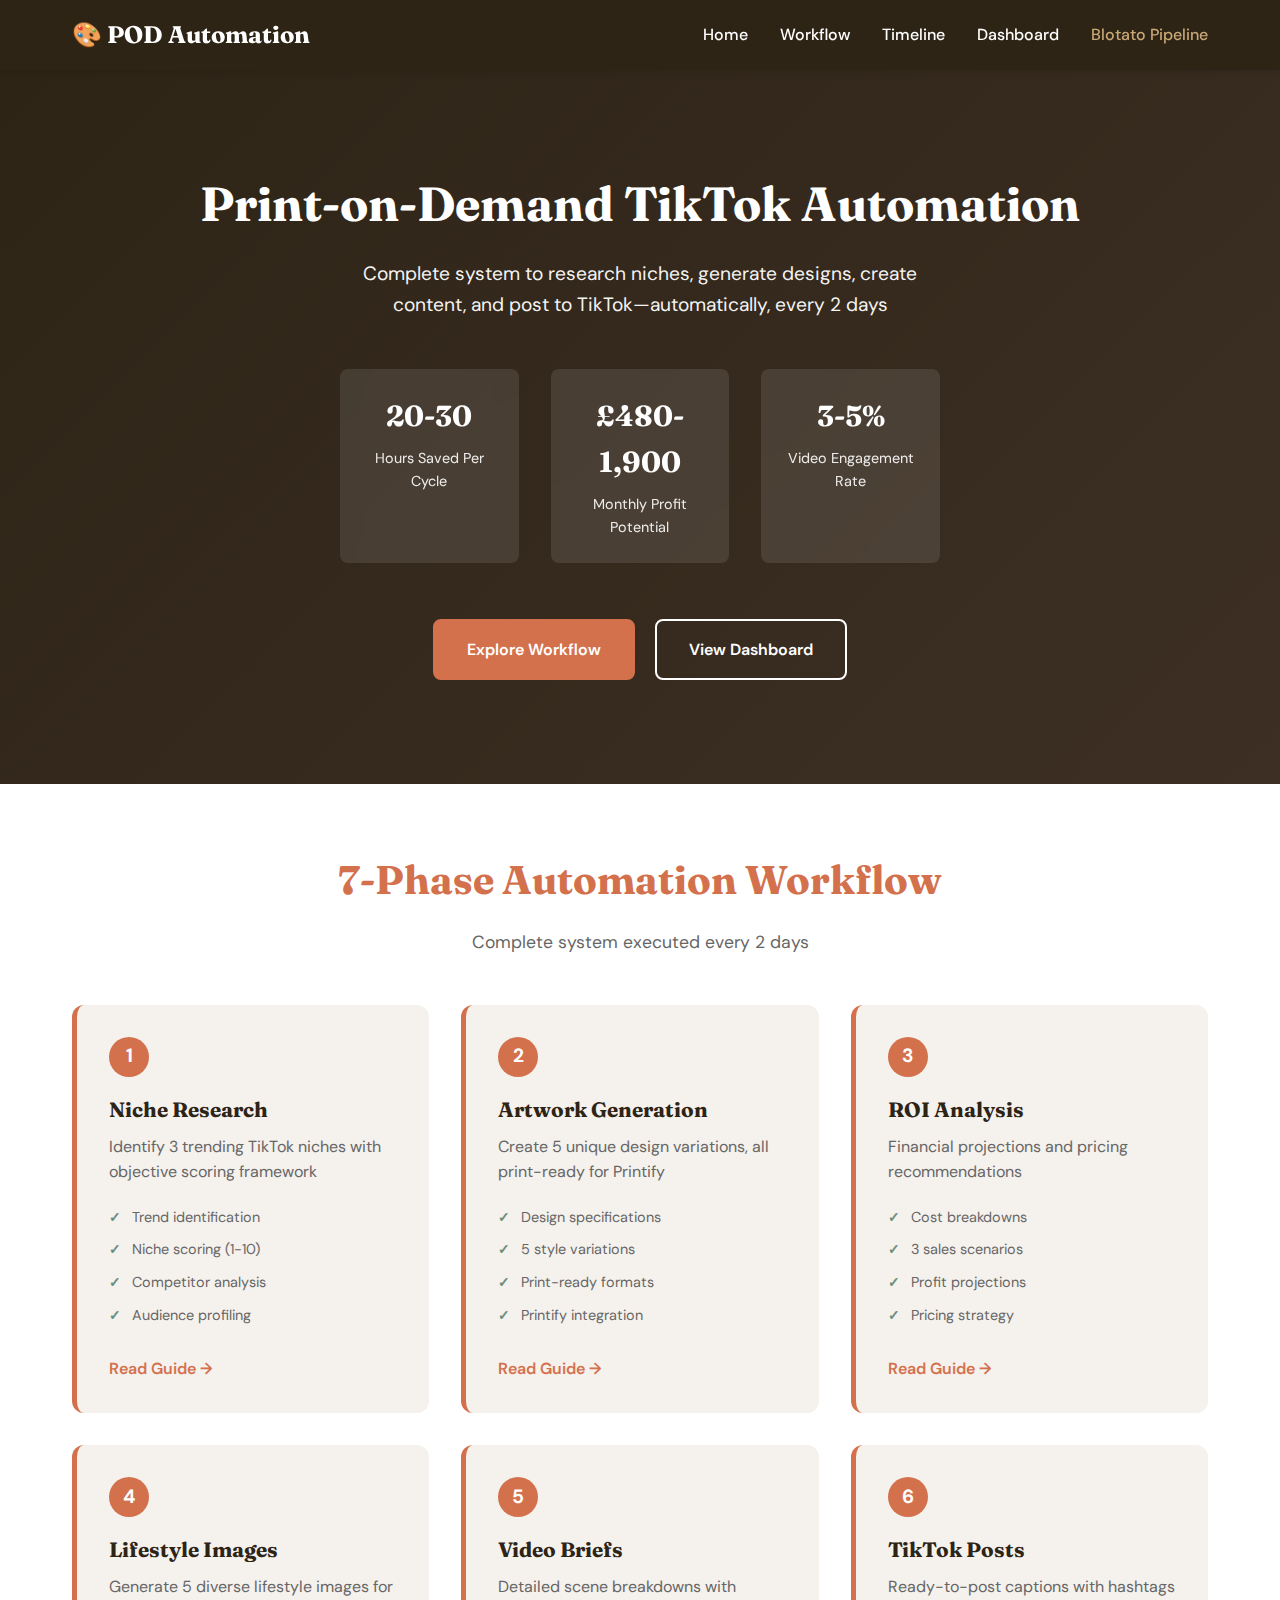
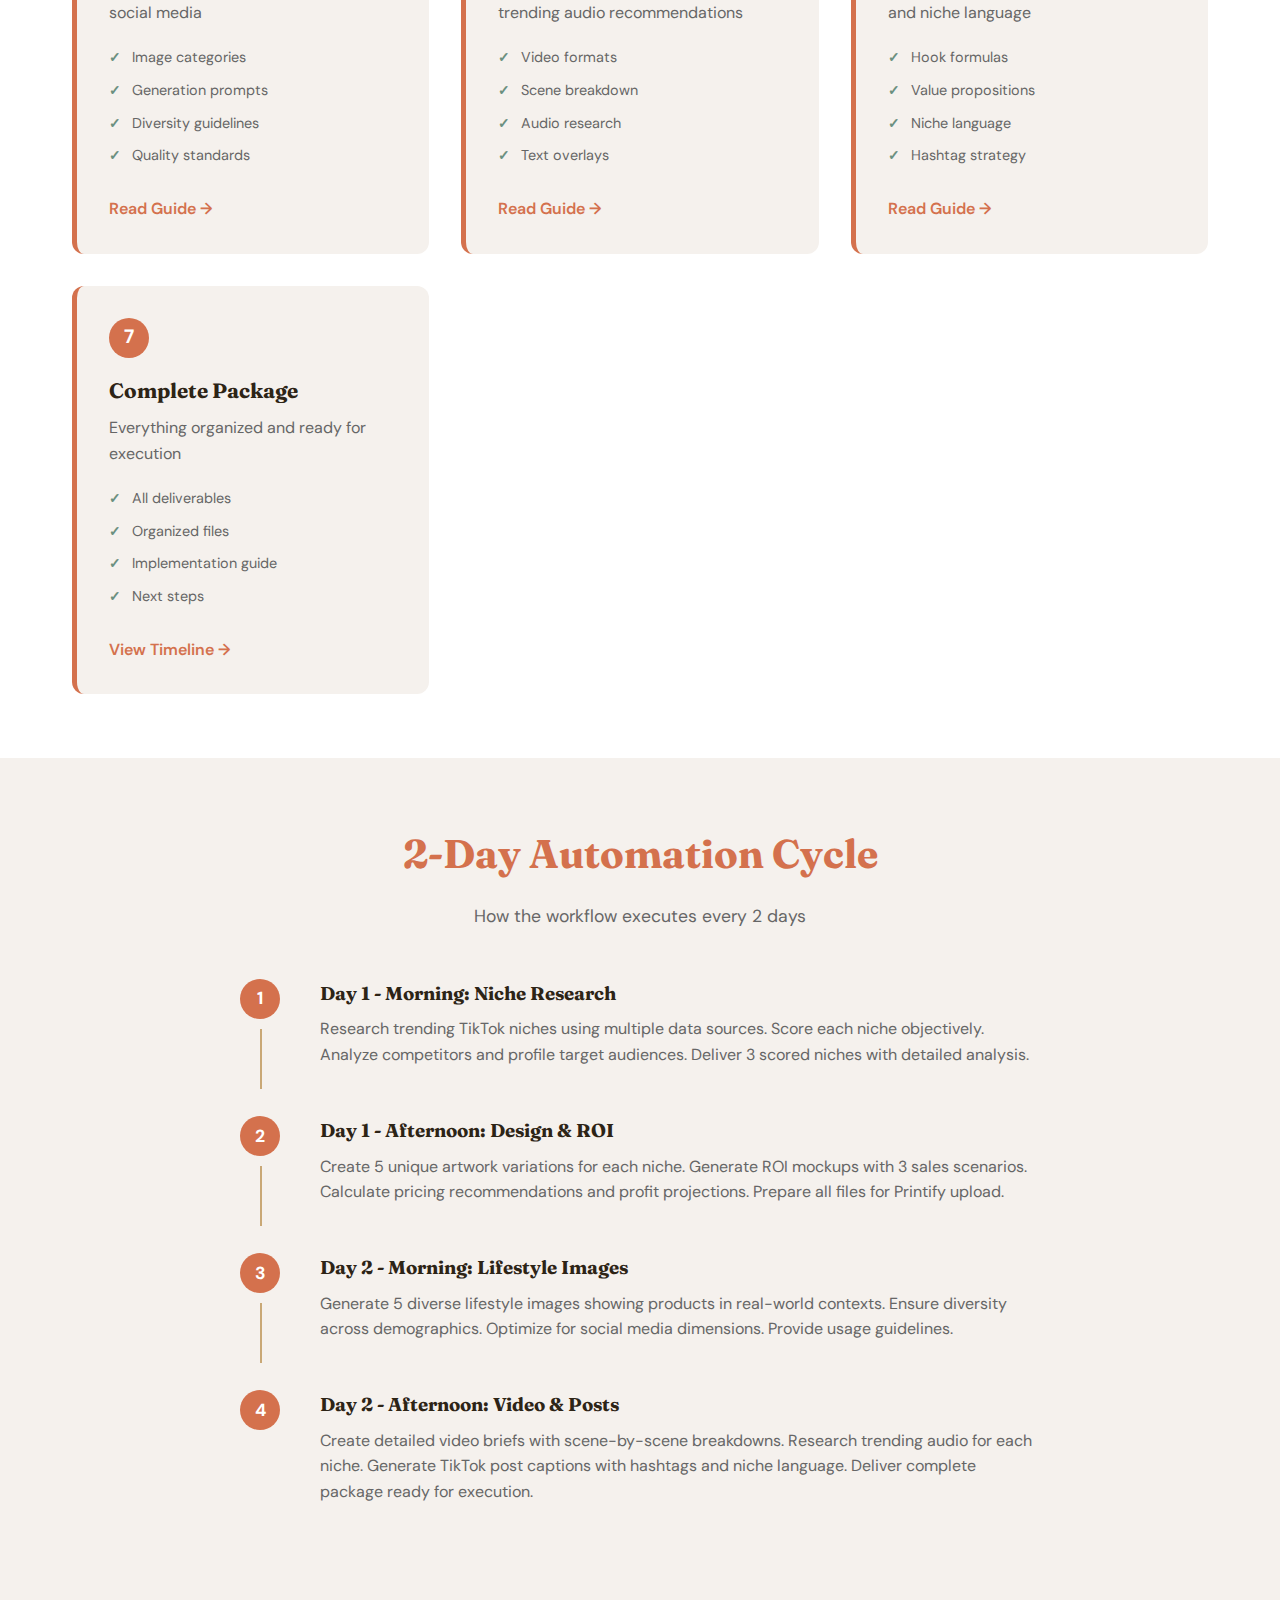
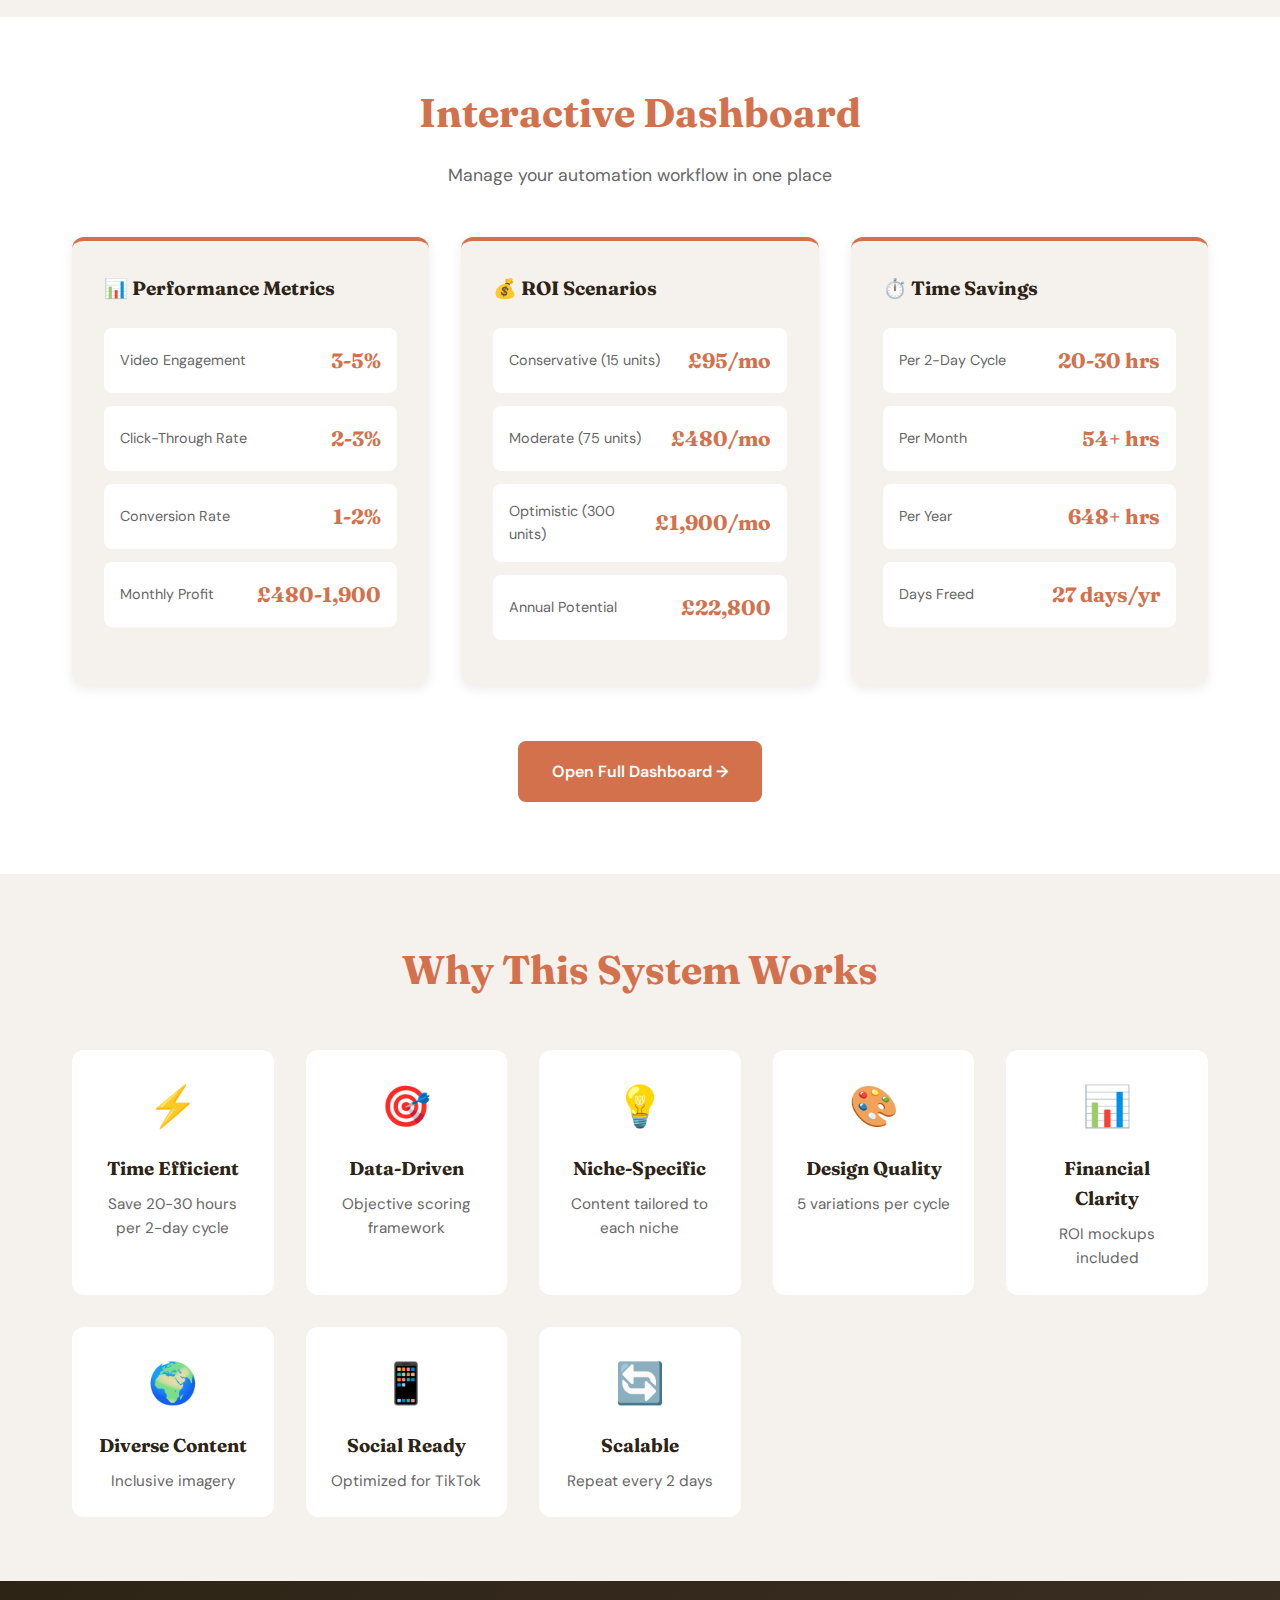
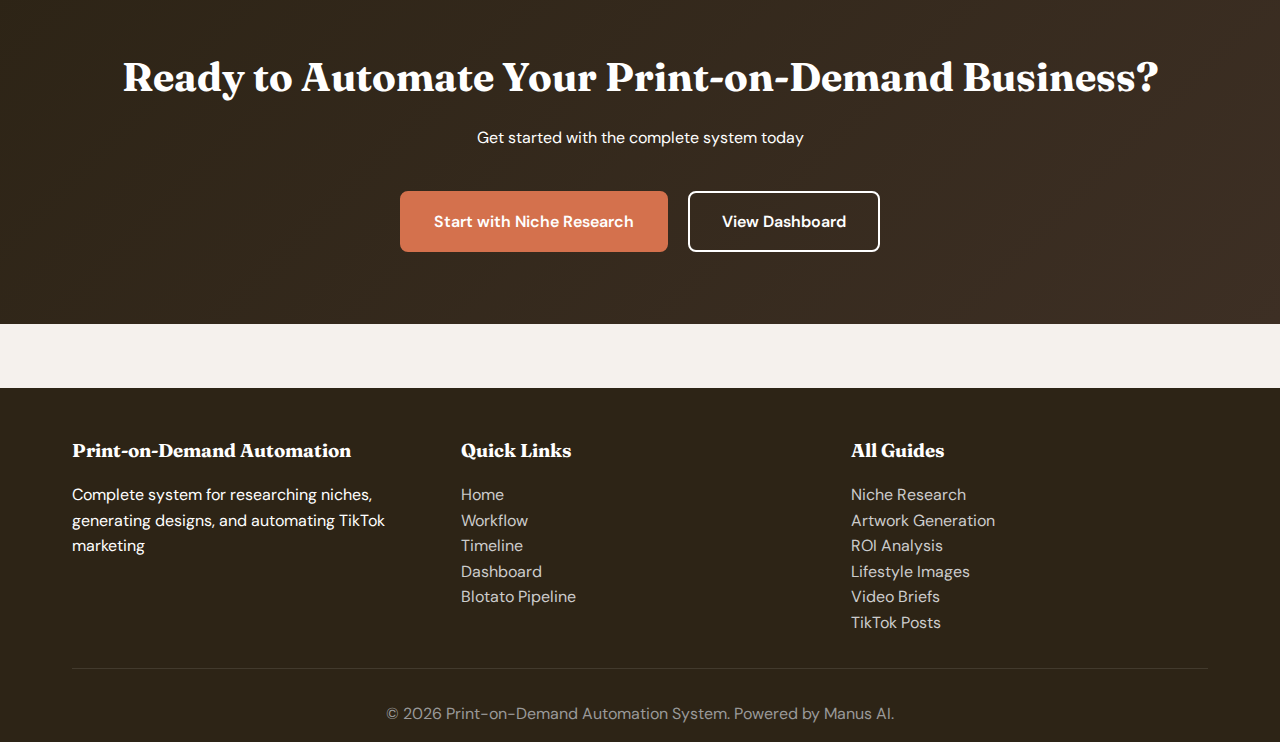
<file: index.html>
<!DOCTYPE html>
<html lang="en">
<head>
    <meta charset="UTF-8">
    <meta name="viewport" content="width=device-width, initial-scale=1.0">
    <title>Print-on-Demand TikTok Automation - Complete System</title>
    <link href="https://fonts.googleapis.com/css2?family=Fraunces:wght@400;600;700&family=DM+Sans:wght@400;500;600;700&display=swap" rel="stylesheet">
    <style>
        * {
            margin: 0;
            padding: 0;
            box-sizing: border-box;
        }

        :root {
            --primary: #d4714d;
            --secondary: #8b6f47;
            --accent: #c9a876;
            --dark: #2d2416;
            --light: #f5f1ed;
            --white: #ffffff;
            --gray: #666666;
            --success: #6b9080;
        }

        html {
            scroll-behavior: smooth;
        }

        body {
            font-family: 'DM Sans', sans-serif;
            background-color: var(--light);
            color: var(--dark);
            line-height: 1.6;
        }

        .container {
            max-width: 1200px;
            margin: 0 auto;
            padding: 0 2rem;
        }

        /* Navigation */
        .navbar {
            background: var(--dark);
            color: white;
            padding: 1rem 0;
            position: sticky;
            top: 0;
            z-index: 100;
            box-shadow: 0 2px 8px rgba(0,0,0,0.1);
        }

        .nav-container {
            max-width: 1200px;
            margin: 0 auto;
            padding: 0 2rem;
            display: flex;
            justify-content: space-between;
            align-items: center;
        }

        .nav-brand h1 {
            font-family: 'Fraunces', serif;
            font-size: 1.5rem;
            font-weight: 700;
        }

        .nav-menu {
            display: flex;
            list-style: none;
            gap: 2rem;
        }

        .nav-link {
            color: white;
            text-decoration: none;
            font-weight: 500;
            transition: color 0.3s ease;
        }

        .nav-link:hover {
            color: var(--primary);
        }

        /* Hero Section */
        .hero {
            background: linear-gradient(135deg, var(--dark) 0%, #3d2f24 100%);
            color: white;
            padding: 6rem 2rem;
            text-align: center;
        }

        .hero-content h1 {
            font-family: 'Fraunces', serif;
            font-size: 3rem;
            margin-bottom: 1rem;
            font-weight: 700;
        }

        .hero-content p {
            font-size: 1.2rem;
            margin-bottom: 2rem;
            opacity: 0.95;
            max-width: 600px;
            margin-left: auto;
            margin-right: auto;
        }

        .hero-stats {
            display: grid;
            grid-template-columns: repeat(auto-fit, minmax(150px, 1fr));
            gap: 2rem;
            margin: 3rem 0;
            max-width: 600px;
            margin-left: auto;
            margin-right: auto;
        }

        .stat {
            background: rgba(255,255,255,0.1);
            padding: 1.5rem;
            border-radius: 8px;
            backdrop-filter: blur(10px);
        }

        .stat-value {
            font-family: 'Fraunces', serif;
            font-size: 1.8rem;
            font-weight: 700;
            display: block;
            margin-bottom: 0.5rem;
        }

        .stat-label {
            font-size: 0.9rem;
            opacity: 0.9;
        }

        .cta-button {
            display: inline-block;
            background: var(--primary);
            color: white;
            padding: 1rem 2rem;
            border-radius: 8px;
            text-decoration: none;
            font-weight: 600;
            transition: all 0.3s ease;
            border: 2px solid var(--primary);
            cursor: pointer;
            font-size: 1rem;
            margin: 0.5rem;
        }

        .cta-button:hover {
            background: transparent;
            color: var(--primary);
        }

        .cta-button.secondary {
            background: transparent;
            color: white;
            border-color: white;
        }

        .cta-button.secondary:hover {
            background: white;
            color: var(--dark);
        }

        /* Section Styles */
        section {
            padding: 4rem 2rem;
        }

        section h2 {
            font-family: 'Fraunces', serif;
            font-size: 2.5rem;
            text-align: center;
            margin-bottom: 1rem;
            color: var(--primary);
        }

        .section-subtitle {
            text-align: center;
            color: var(--gray);
            margin-bottom: 3rem;
            font-size: 1.1rem;
        }

        /* Workflow Section */
        .workflow {
            background: white;
        }

        .workflow-grid {
            display: grid;
            grid-template-columns: repeat(auto-fit, minmax(280px, 1fr));
            gap: 2rem;
            margin-top: 3rem;
        }

        .workflow-card {
            background: var(--light);
            padding: 2rem;
            border-radius: 12px;
            border-left: 5px solid var(--primary);
            transition: all 0.3s ease;
            display: flex;
            flex-direction: column;
        }

        .workflow-card:hover {
            transform: translateY(-5px);
            box-shadow: 0 8px 20px rgba(0,0,0,0.1);
        }

        .workflow-number {
            display: inline-flex;
            align-items: center;
            justify-content: center;
            width: 40px;
            height: 40px;
            background: var(--primary);
            color: white;
            border-radius: 50%;
            font-weight: bold;
            font-size: 1.2rem;
            margin-bottom: 1rem;
        }

        .workflow-card h3 {
            font-family: 'Fraunces', serif;
            font-size: 1.3rem;
            margin-bottom: 0.5rem;
            color: var(--dark);
        }

        .workflow-card p {
            color: var(--gray);
            margin-bottom: 1rem;
            flex-grow: 1;
        }

        .workflow-features {
            list-style: none;
            margin-bottom: 1.5rem;
        }

        .workflow-features li {
            padding: 0.3rem 0;
            color: var(--gray);
            font-size: 0.9rem;
        }

        .workflow-features li::before {
            content: "✓ ";
            color: var(--success);
            font-weight: bold;
            margin-right: 0.5rem;
        }

        .guide-link {
            color: var(--primary);
            text-decoration: none;
            font-weight: 600;
            transition: color 0.3s ease;
        }

        .guide-link:hover {
            color: var(--secondary);
            text-decoration: underline;
        }

        /* Timeline Section */
        .timeline {
            background: var(--light);
        }

        .timeline-container {
            max-width: 800px;
            margin: 0 auto;
        }

        .timeline-item {
            display: flex;
            margin-bottom: 2rem;
            position: relative;
            padding-left: 80px;
        }

        .timeline-item::before {
            content: '';
            position: absolute;
            left: 20px;
            top: 50px;
            width: 2px;
            height: 60px;
            background: var(--accent);
        }

        .timeline-item:last-child::before {
            display: none;
        }

        .timeline-marker {
            position: absolute;
            left: 0;
            width: 40px;
            height: 40px;
            background: var(--primary);
            border-radius: 50%;
            display: flex;
            align-items: center;
            justify-content: center;
            color: white;
            font-weight: bold;
            font-size: 1.1rem;
        }

        .timeline-content h3 {
            font-family: 'Fraunces', serif;
            color: var(--dark);
            margin-bottom: 0.5rem;
        }

        .timeline-content p {
            color: var(--gray);
            margin-bottom: 1rem;
        }

        /* Dashboard Section */
        .dashboard {
            background: white;
        }

        .dashboard-preview {
            display: grid;
            grid-template-columns: repeat(auto-fit, minmax(300px, 1fr));
            gap: 2rem;
            margin: 3rem 0;
        }

        .dashboard-card {
            background: var(--light);
            padding: 2rem;
            border-radius: 12px;
            box-shadow: 0 4px 12px rgba(0,0,0,0.08);
            border-top: 4px solid var(--primary);
        }

        .dashboard-card h3 {
            font-family: 'Fraunces', serif;
            color: var(--dark);
            margin-bottom: 1.5rem;
            font-size: 1.2rem;
        }

        .metric {
            display: flex;
            justify-content: space-between;
            align-items: center;
            padding: 1rem;
            background: white;
            border-radius: 8px;
            margin-bottom: 0.8rem;
        }

        .metric-label {
            color: var(--gray);
            font-size: 0.9rem;
        }

        .metric-value {
            font-family: 'Fraunces', serif;
            font-size: 1.3rem;
            font-weight: 700;
            color: var(--primary);
        }

        /* Features Section */
        .features {
            background: var(--light);
        }

        .features-grid {
            display: grid;
            grid-template-columns: repeat(auto-fit, minmax(200px, 1fr));
            gap: 2rem;
            margin-top: 3rem;
        }

        .feature {
            text-align: center;
            padding: 1.5rem;
            background: white;
            border-radius: 12px;
            transition: all 0.3s ease;
        }

        .feature:hover {
            transform: translateY(-5px);
            box-shadow: 0 8px 20px rgba(0,0,0,0.1);
        }

        .feature-icon {
            font-size: 2.5rem;
            margin-bottom: 1rem;
        }

        .feature h3 {
            font-family: 'Fraunces', serif;
            color: var(--dark);
            margin-bottom: 0.5rem;
        }

        .feature p {
            color: var(--gray);
            font-size: 0.95rem;
        }

        /* CTA Section */
        .cta-section {
            background: linear-gradient(135deg, var(--dark) 0%, #3d2f24 100%);
            color: white;
            text-align: center;
        }

        .cta-section h2 {
            color: white;
        }

        .cta-buttons {
            margin-top: 2rem;
        }

        /* Footer */
        .footer {
            background: var(--dark);
            color: white;
            padding: 3rem 2rem 1rem;
            margin-top: 4rem;
        }

        .footer-content {
            display: grid;
            grid-template-columns: repeat(auto-fit, minmax(250px, 1fr));
            gap: 2rem;
            margin-bottom: 2rem;
        }

        .footer-section h3 {
            font-family: 'Fraunces', serif;
            margin-bottom: 1rem;
        }

        .footer-section ul {
            list-style: none;
        }

        .footer-section a {
            color: #ccc;
            text-decoration: none;
            transition: color 0.3s ease;
        }

        .footer-section a:hover {
            color: var(--primary);
        }

        .footer-bottom {
            text-align: center;
            padding-top: 2rem;
            border-top: 1px solid rgba(255,255,255,0.1);
            color: #999;
        }

        @media (max-width: 768px) {
            .nav-menu {
                gap: 1rem;
                font-size: 0.9rem;
            }

            .hero-content h1 {
                font-size: 2rem;
            }

            section h2 {
                font-size: 1.8rem;
            }

            .cta-button {
                padding: 0.8rem 1.5rem;
                font-size: 0.9rem;
            }
        }
    </style>
</head>
<body>
    <!-- Navigation -->
    <nav class="navbar">
        <div class="nav-container">
            <div class="nav-brand">
                <h1>🎨 POD Automation</h1>
            </div>
            <ul class="nav-menu">
                <li><a href="#home" class="nav-link">Home</a></li>
                <li><a href="#workflow" class="nav-link">Workflow</a></li>
                <li><a href="#timeline" class="nav-link">Timeline</a></li>
                <li><a href="#dashboard" class="nav-link">Dashboard</a></li>
                <li><a href="blotato-pipeline.html" class="nav-link" style="color: var(--accent);">Blotato Pipeline</a></li>
            </ul>
        </div>
    </nav>

    <!-- Hero Section -->
    <section id="home" class="hero">
        <div class="hero-content">
            <h1>Print-on-Demand TikTok Automation</h1>
            <p>Complete system to research niches, generate designs, create content, and post to TikTok—automatically, every 2 days</p>
            <div class="hero-stats">
                <div class="stat">
                    <div class="stat-value">20-30</div>
                    <div class="stat-label">Hours Saved Per Cycle</div>
                </div>
                <div class="stat">
                    <div class="stat-value">£480-1,900</div>
                    <div class="stat-label">Monthly Profit Potential</div>
                </div>
                <div class="stat">
                    <div class="stat-value">3-5%</div>
                    <div class="stat-label">Video Engagement Rate</div>
                </div>
            </div>
            <div>
                <a href="#workflow" class="cta-button">Explore Workflow</a>
                <a href="dashboard.html" class="cta-button secondary">View Dashboard</a>
            </div>
        </div>
    </section>

    <!-- Workflow Section -->
    <section id="workflow" class="workflow">
        <div class="container">
            <h2>7-Phase Automation Workflow</h2>
            <p class="section-subtitle">Complete system executed every 2 days</p>
            
            <div class="workflow-grid">
                <div class="workflow-card">
                    <div class="workflow-number">1</div>
                    <h3>Niche Research</h3>
                    <p>Identify 3 trending TikTok niches with objective scoring framework</p>
                    <ul class="workflow-features">
                        <li>Trend identification</li>
                        <li>Niche scoring (1-10)</li>
                        <li>Competitor analysis</li>
                        <li>Audience profiling</li>
                    </ul>
                    <a href="guides/niche-research.html" class="guide-link">Read Guide →</a>
                </div>

                <div class="workflow-card">
                    <div class="workflow-number">2</div>
                    <h3>Artwork Generation</h3>
                    <p>Create 5 unique design variations, all print-ready for Printify</p>
                    <ul class="workflow-features">
                        <li>Design specifications</li>
                        <li>5 style variations</li>
                        <li>Print-ready formats</li>
                        <li>Printify integration</li>
                    </ul>
                    <a href="guides/artwork.html" class="guide-link">Read Guide →</a>
                </div>

                <div class="workflow-card">
                    <div class="workflow-number">3</div>
                    <h3>ROI Analysis</h3>
                    <p>Financial projections and pricing recommendations</p>
                    <ul class="workflow-features">
                        <li>Cost breakdowns</li>
                        <li>3 sales scenarios</li>
                        <li>Profit projections</li>
                        <li>Pricing strategy</li>
                    </ul>
                    <a href="guides/roi.html" class="guide-link">Read Guide →</a>
                </div>

                <div class="workflow-card">
                    <div class="workflow-number">4</div>
                    <h3>Lifestyle Images</h3>
                    <p>Generate 5 diverse lifestyle images for social media</p>
                    <ul class="workflow-features">
                        <li>Image categories</li>
                        <li>Generation prompts</li>
                        <li>Diversity guidelines</li>
                        <li>Quality standards</li>
                    </ul>
                    <a href="guides/lifestyle.html" class="guide-link">Read Guide →</a>
                </div>

                <div class="workflow-card">
                    <div class="workflow-number">5</div>
                    <h3>Video Briefs</h3>
                    <p>Detailed scene breakdowns with trending audio recommendations</p>
                    <ul class="workflow-features">
                        <li>Video formats</li>
                        <li>Scene breakdown</li>
                        <li>Audio research</li>
                        <li>Text overlays</li>
                    </ul>
                    <a href="guides/video.html" class="guide-link">Read Guide →</a>
                </div>

                <div class="workflow-card">
                    <div class="workflow-number">6</div>
                    <h3>TikTok Posts</h3>
                    <p>Ready-to-post captions with hashtags and niche language</p>
                    <ul class="workflow-features">
                        <li>Hook formulas</li>
                        <li>Value propositions</li>
                        <li>Niche language</li>
                        <li>Hashtag strategy</li>
                    </ul>
                    <a href="guides/tiktok.html" class="guide-link">Read Guide →</a>
                </div>

                <div class="workflow-card">
                    <div class="workflow-number">7</div>
                    <h3>Complete Package</h3>
                    <p>Everything organized and ready for execution</p>
                    <ul class="workflow-features">
                        <li>All deliverables</li>
                        <li>Organized files</li>
                        <li>Implementation guide</li>
                        <li>Next steps</li>
                    </ul>
                    <a href="#timeline" class="guide-link">View Timeline →</a>
                </div>
            </div>
        </div>
    </section>

    <!-- Timeline Section -->
    <section id="timeline" class="timeline">
        <div class="container">
            <h2>2-Day Automation Cycle</h2>
            <p class="section-subtitle">How the workflow executes every 2 days</p>
            
            <div class="timeline-container">
                <div class="timeline-item">
                    <div class="timeline-marker">1</div>
                    <div class="timeline-content">
                        <h3>Day 1 - Morning: Niche Research</h3>
                        <p>Research trending TikTok niches using multiple data sources. Score each niche objectively. Analyze competitors and profile target audiences. Deliver 3 scored niches with detailed analysis.</p>
                    </div>
                </div>

                <div class="timeline-item">
                    <div class="timeline-marker">2</div>
                    <div class="timeline-content">
                        <h3>Day 1 - Afternoon: Design & ROI</h3>
                        <p>Create 5 unique artwork variations for each niche. Generate ROI mockups with 3 sales scenarios. Calculate pricing recommendations and profit projections. Prepare all files for Printify upload.</p>
                    </div>
                </div>

                <div class="timeline-item">
                    <div class="timeline-marker">3</div>
                    <div class="timeline-content">
                        <h3>Day 2 - Morning: Lifestyle Images</h3>
                        <p>Generate 5 diverse lifestyle images showing products in real-world contexts. Ensure diversity across demographics. Optimize for social media dimensions. Provide usage guidelines.</p>
                    </div>
                </div>

                <div class="timeline-item">
                    <div class="timeline-marker">4</div>
                    <div class="timeline-content">
                        <h3>Day 2 - Afternoon: Video & Posts</h3>
                        <p>Create detailed video briefs with scene-by-scene breakdowns. Research trending audio for each niche. Generate TikTok post captions with hashtags and niche language. Deliver complete package ready for execution.</p>
                    </div>
                </div>
            </div>
        </div>
    </section>

    <!-- Dashboard Preview Section -->
    <section id="dashboard" class="dashboard">
        <div class="container">
            <h2>Interactive Dashboard</h2>
            <p class="section-subtitle">Manage your automation workflow in one place</p>
            
            <div class="dashboard-preview">
                <div class="dashboard-card">
                    <h3>📊 Performance Metrics</h3>
                    <div class="metric">
                        <span class="metric-label">Video Engagement</span>
                        <span class="metric-value">3-5%</span>
                    </div>
                    <div class="metric">
                        <span class="metric-label">Click-Through Rate</span>
                        <span class="metric-value">2-3%</span>
                    </div>
                    <div class="metric">
                        <span class="metric-label">Conversion Rate</span>
                        <span class="metric-value">1-2%</span>
                    </div>
                    <div class="metric">
                        <span class="metric-label">Monthly Profit</span>
                        <span class="metric-value">£480-1,900</span>
                    </div>
                </div>

                <div class="dashboard-card">
                    <h3>💰 ROI Scenarios</h3>
                    <div class="metric">
                        <span class="metric-label">Conservative (15 units)</span>
                        <span class="metric-value">£95/mo</span>
                    </div>
                    <div class="metric">
                        <span class="metric-label">Moderate (75 units)</span>
                        <span class="metric-value">£480/mo</span>
                    </div>
                    <div class="metric">
                        <span class="metric-label">Optimistic (300 units)</span>
                        <span class="metric-value">£1,900/mo</span>
                    </div>
                    <div class="metric">
                        <span class="metric-label">Annual Potential</span>
                        <span class="metric-value">£22,800</span>
                    </div>
                </div>

                <div class="dashboard-card">
                    <h3>⏱️ Time Savings</h3>
                    <div class="metric">
                        <span class="metric-label">Per 2-Day Cycle</span>
                        <span class="metric-value">20-30 hrs</span>
                    </div>
                    <div class="metric">
                        <span class="metric-label">Per Month</span>
                        <span class="metric-value">54+ hrs</span>
                    </div>
                    <div class="metric">
                        <span class="metric-label">Per Year</span>
                        <span class="metric-value">648+ hrs</span>
                    </div>
                    <div class="metric">
                        <span class="metric-label">Days Freed</span>
                        <span class="metric-value">27 days/yr</span>
                    </div>
                </div>
            </div>

            <div style="text-align: center; margin-top: 2rem;">
                <a href="dashboard.html" class="cta-button">Open Full Dashboard →</a>
            </div>
        </div>
    </section>

    <!-- Features Section -->
    <section class="features">
        <div class="container">
            <h2>Why This System Works</h2>
            
            <div class="features-grid">
                <div class="feature">
                    <div class="feature-icon">⚡</div>
                    <h3>Time Efficient</h3>
                    <p>Save 20-30 hours per 2-day cycle</p>
                </div>
                <div class="feature">
                    <div class="feature-icon">🎯</div>
                    <h3>Data-Driven</h3>
                    <p>Objective scoring framework</p>
                </div>
                <div class="feature">
                    <div class="feature-icon">💡</div>
                    <h3>Niche-Specific</h3>
                    <p>Content tailored to each niche</p>
                </div>
                <div class="feature">
                    <div class="feature-icon">🎨</div>
                    <h3>Design Quality</h3>
                    <p>5 variations per cycle</p>
                </div>
                <div class="feature">
                    <div class="feature-icon">📊</div>
                    <h3>Financial Clarity</h3>
                    <p>ROI mockups included</p>
                </div>
                <div class="feature">
                    <div class="feature-icon">🌍</div>
                    <h3>Diverse Content</h3>
                    <p>Inclusive imagery</p>
                </div>
                <div class="feature">
                    <div class="feature-icon">📱</div>
                    <h3>Social Ready</h3>
                    <p>Optimized for TikTok</p>
                </div>
                <div class="feature">
                    <div class="feature-icon">🔄</div>
                    <h3>Scalable</h3>
                    <p>Repeat every 2 days</p>
                </div>
            </div>
        </div>
    </section>

    <!-- CTA Section -->
    <section class="cta-section">
        <div class="container">
            <h2>Ready to Automate Your Print-on-Demand Business?</h2>
            <p>Get started with the complete system today</p>
            <div class="cta-buttons">
                <a href="guides/niche-research.html" class="cta-button">Start with Niche Research</a>
                <a href="dashboard.html" class="cta-button secondary">View Dashboard</a>
            </div>
        </div>
    </section>

    <!-- Footer -->
    <footer class="footer">
        <div class="container">
            <div class="footer-content">
                <div class="footer-section">
                    <h3>Print-on-Demand Automation</h3>
                    <p>Complete system for researching niches, generating designs, and automating TikTok marketing</p>
                </div>
                <div class="footer-section">
                    <h3>Quick Links</h3>
                    <ul>
                        <li><a href="#home">Home</a></li>
                        <li><a href="#workflow">Workflow</a></li>
                        <li><a href="#timeline">Timeline</a></li>
                        <li><a href="dashboard.html">Dashboard</a></li>
                        <li><a href="blotato-pipeline.html">Blotato Pipeline</a></li>
                    </ul>
                </div>
                <div class="footer-section">
                    <h3>All Guides</h3>
                    <ul>
                        <li><a href="guides/niche-research.html">Niche Research</a></li>
                        <li><a href="guides/artwork.html">Artwork Generation</a></li>
                        <li><a href="guides/roi.html">ROI Analysis</a></li>
                        <li><a href="guides/lifestyle.html">Lifestyle Images</a></li>
                        <li><a href="guides/video.html">Video Briefs</a></li>
                        <li><a href="guides/tiktok.html">TikTok Posts</a></li>
                    </ul>
                </div>
            </div>
            <div class="footer-bottom">
                <p>&copy; 2026 Print-on-Demand Automation System. Powered by Manus AI.</p>
            </div>
        </div>
    </footer>
</body>
</html>
</file>
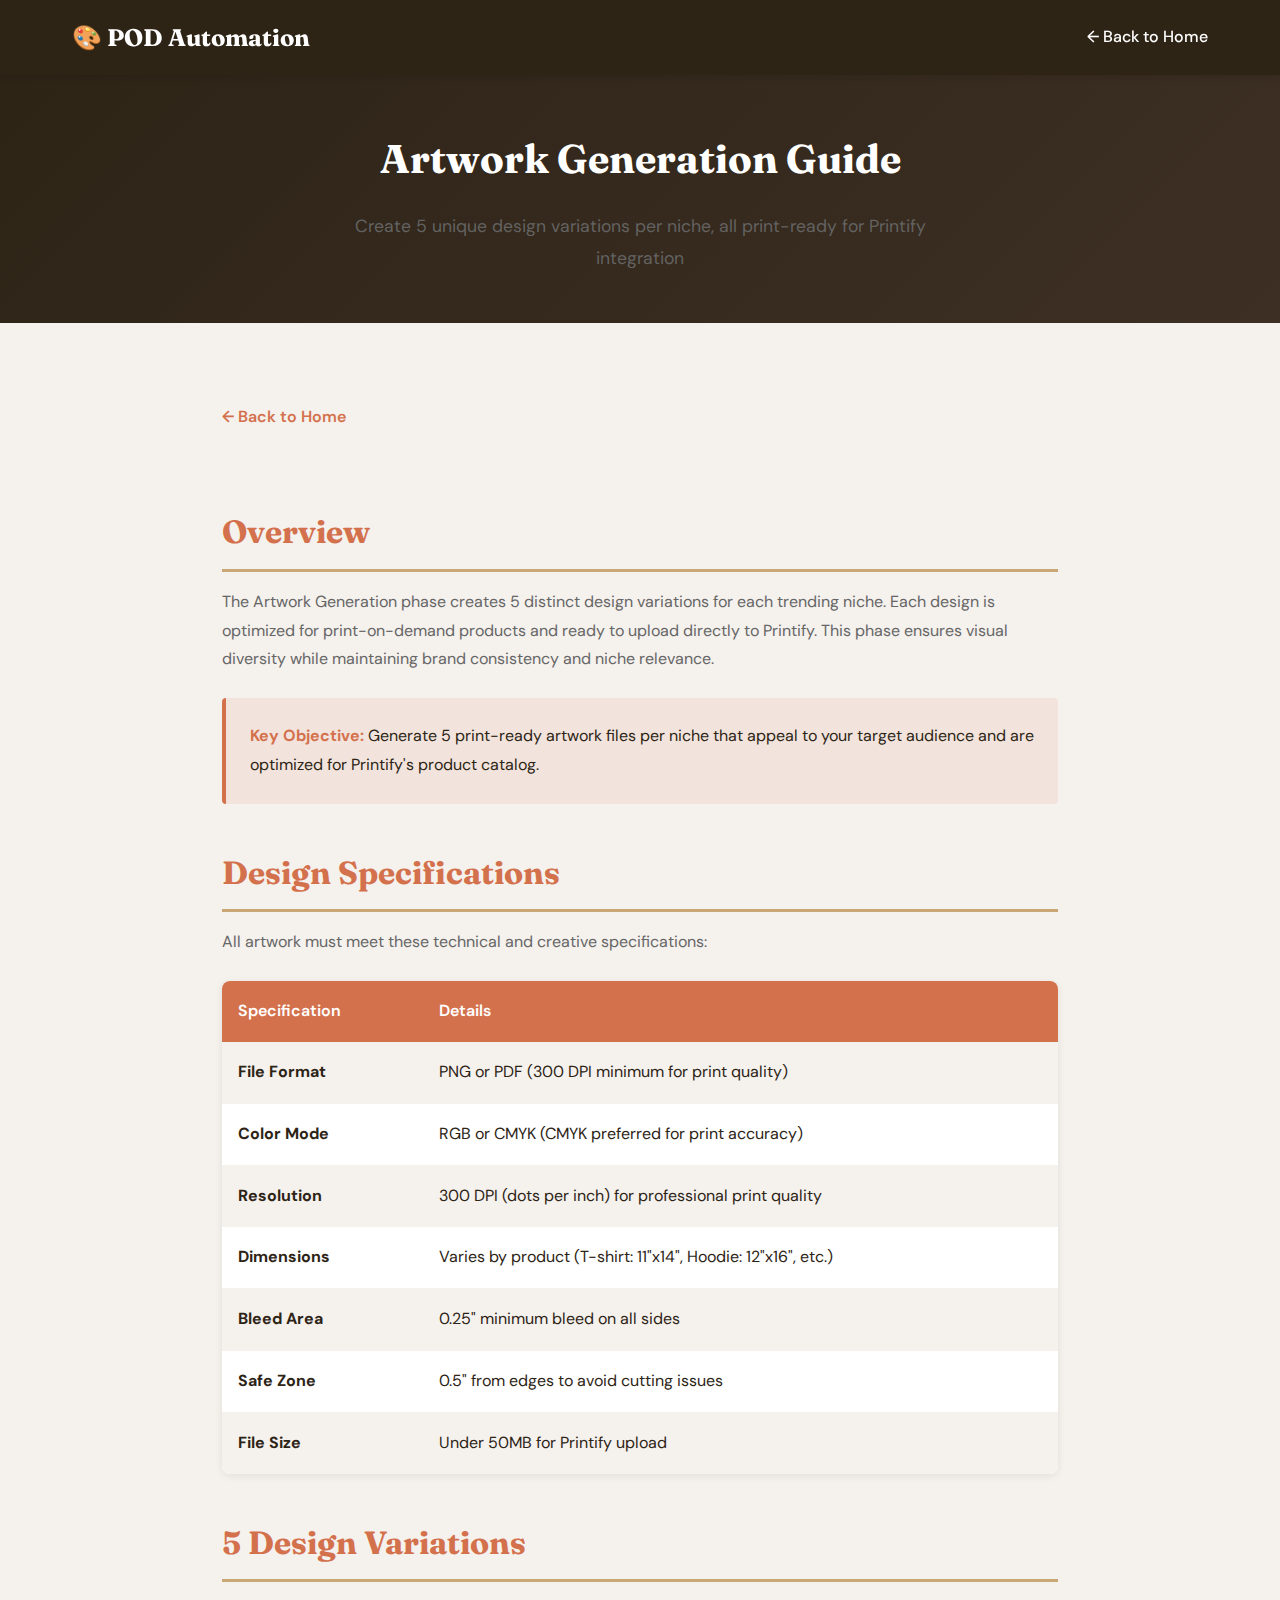
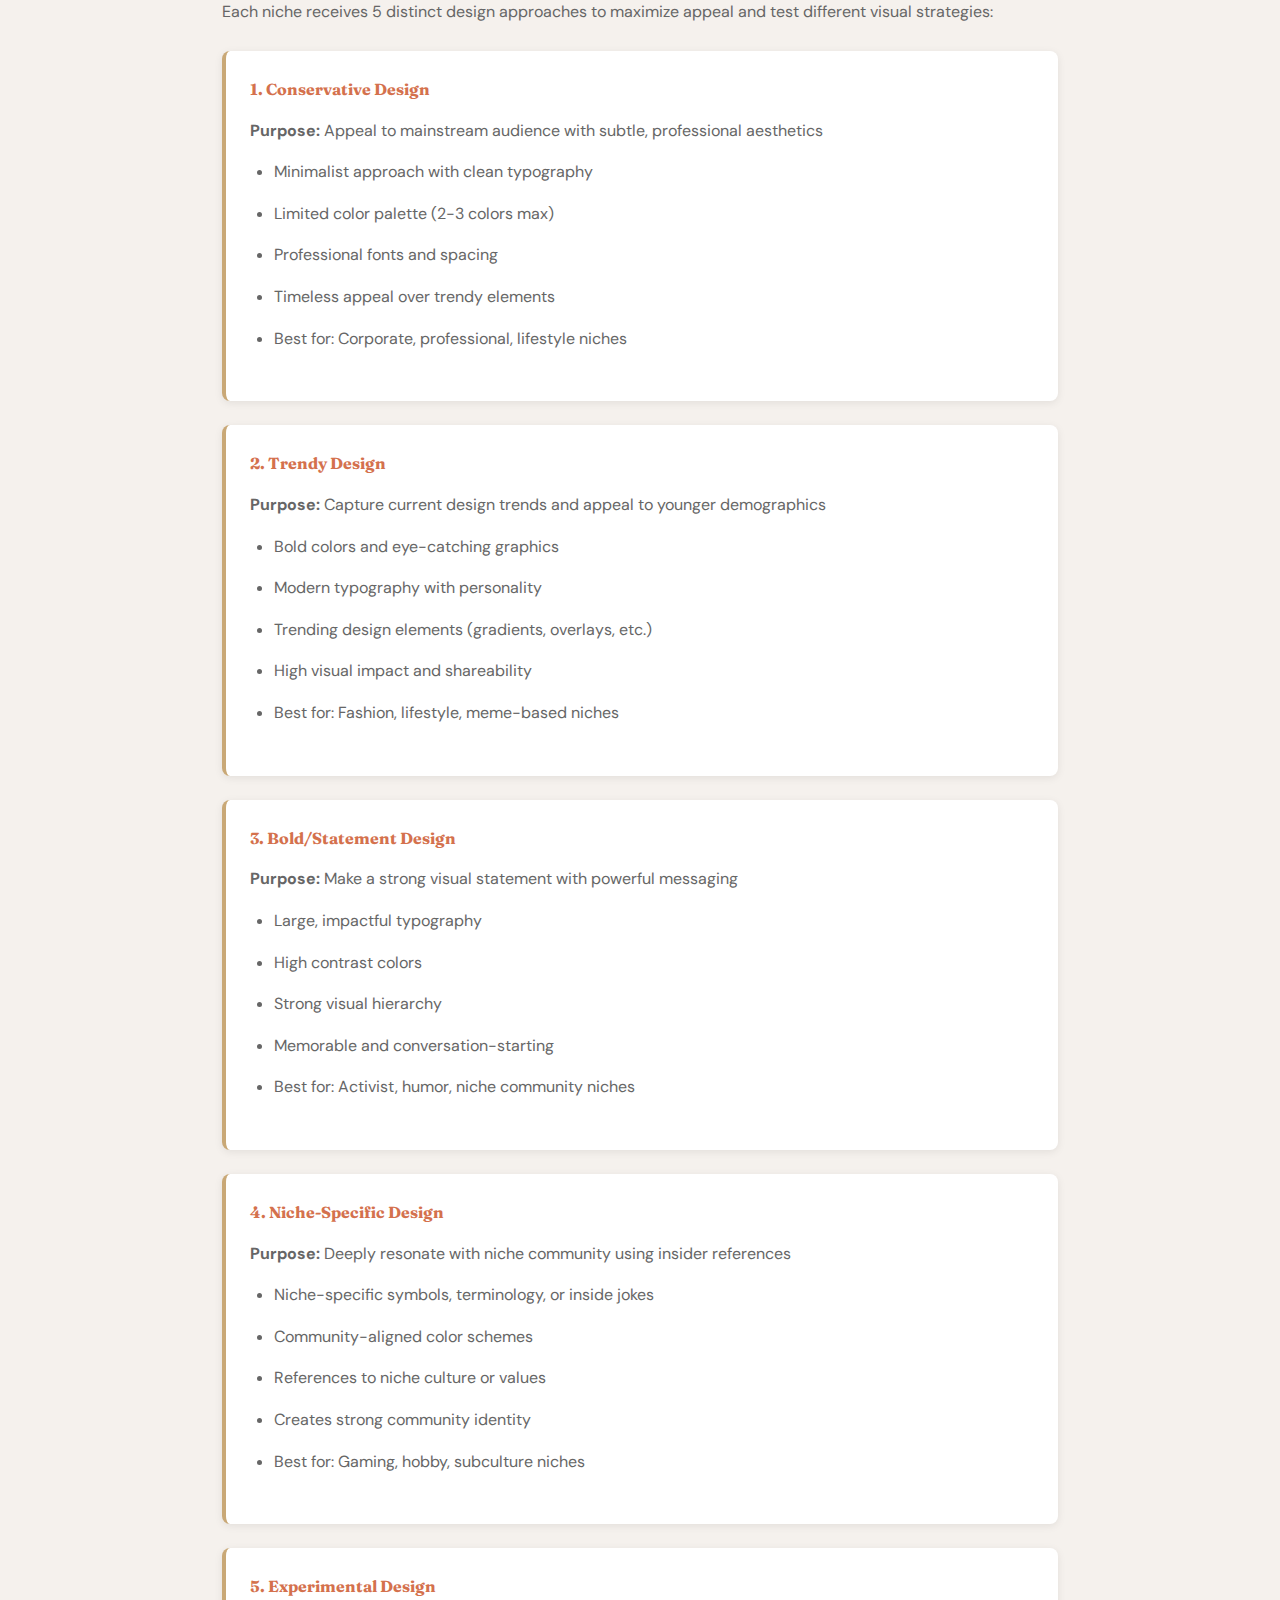
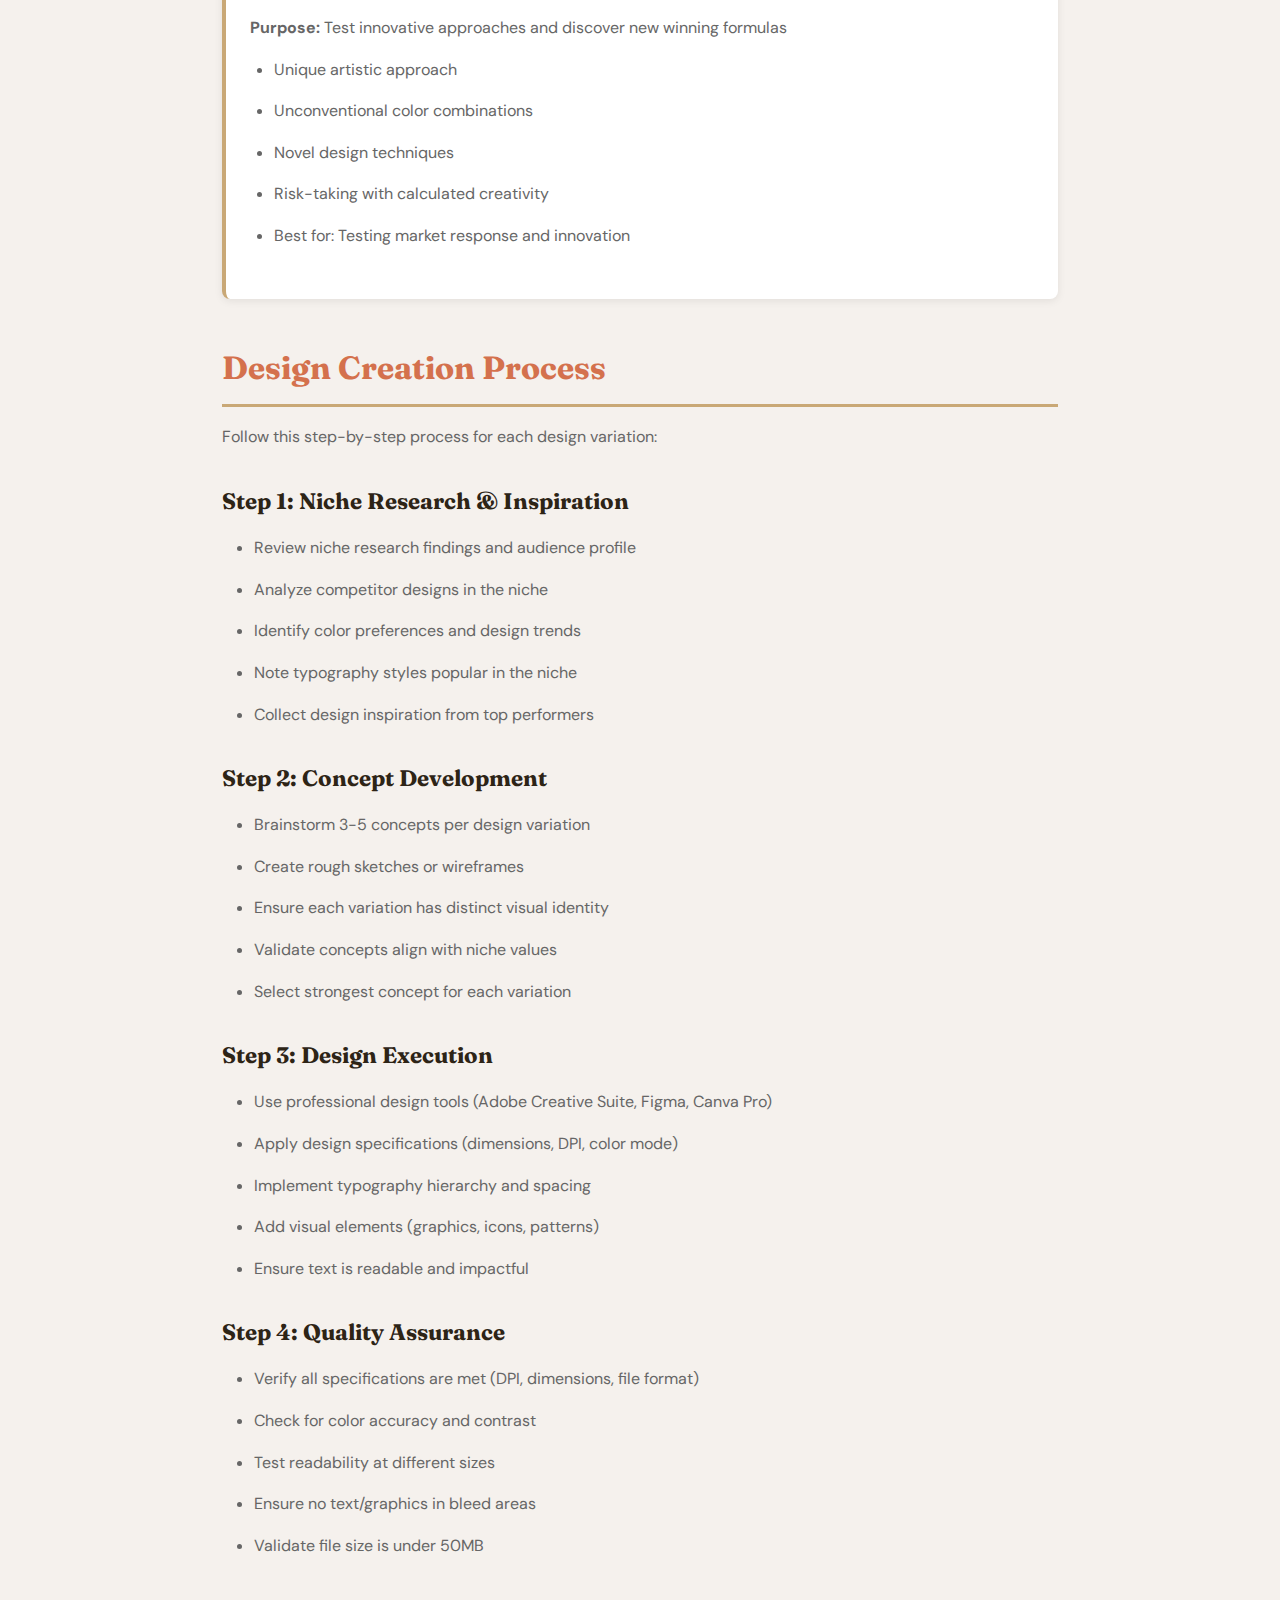
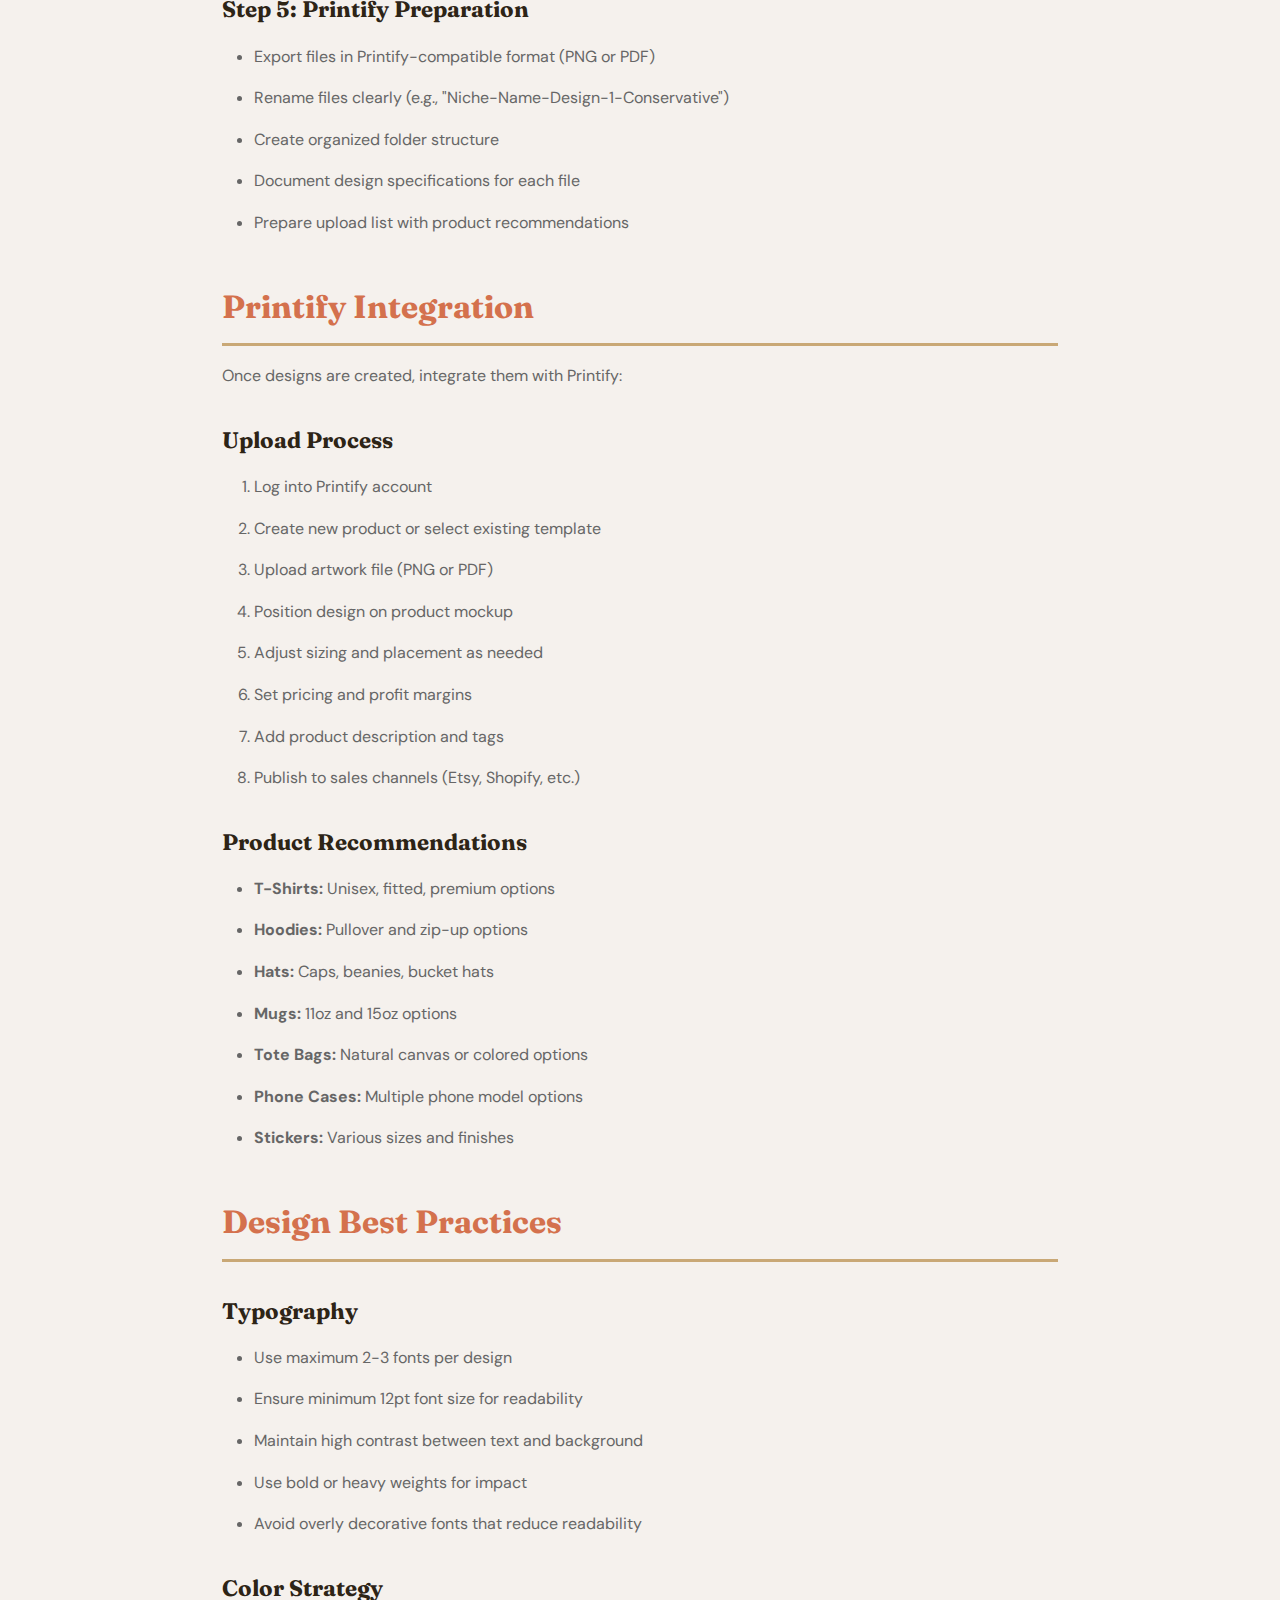
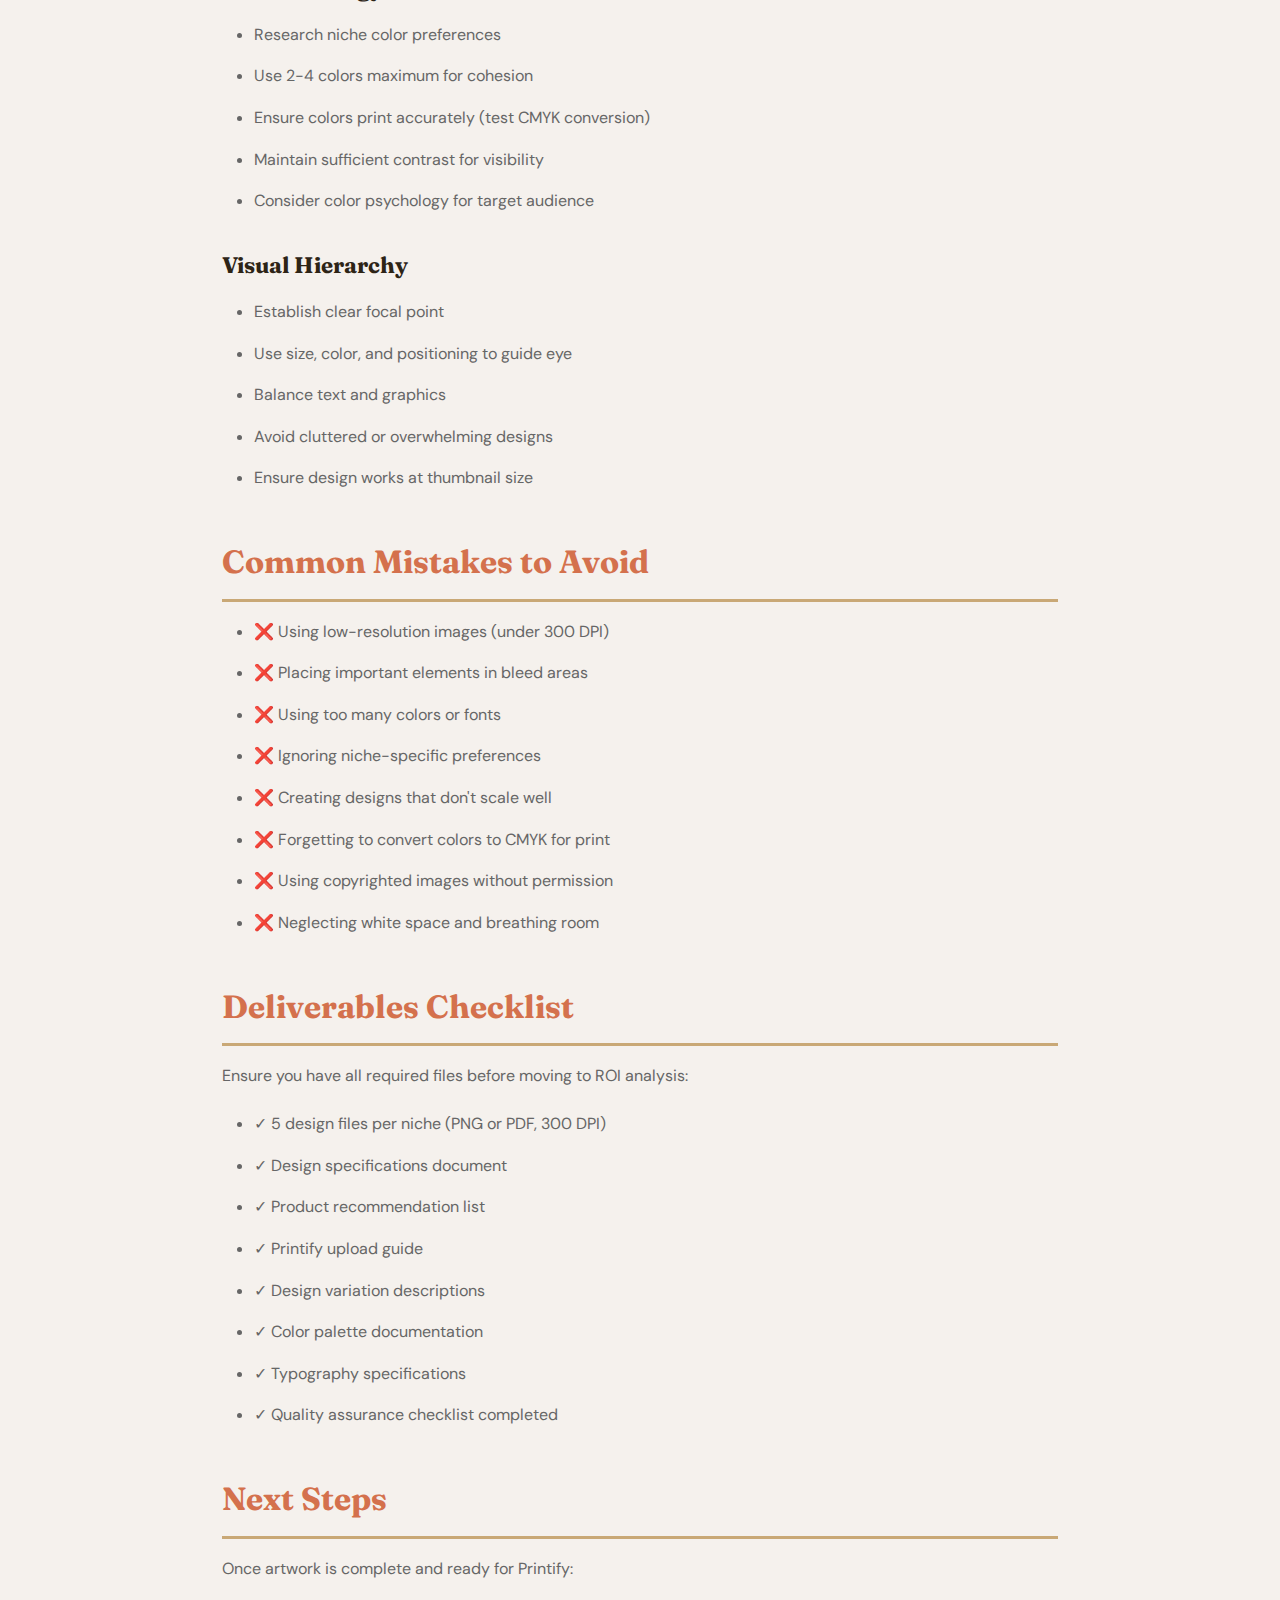
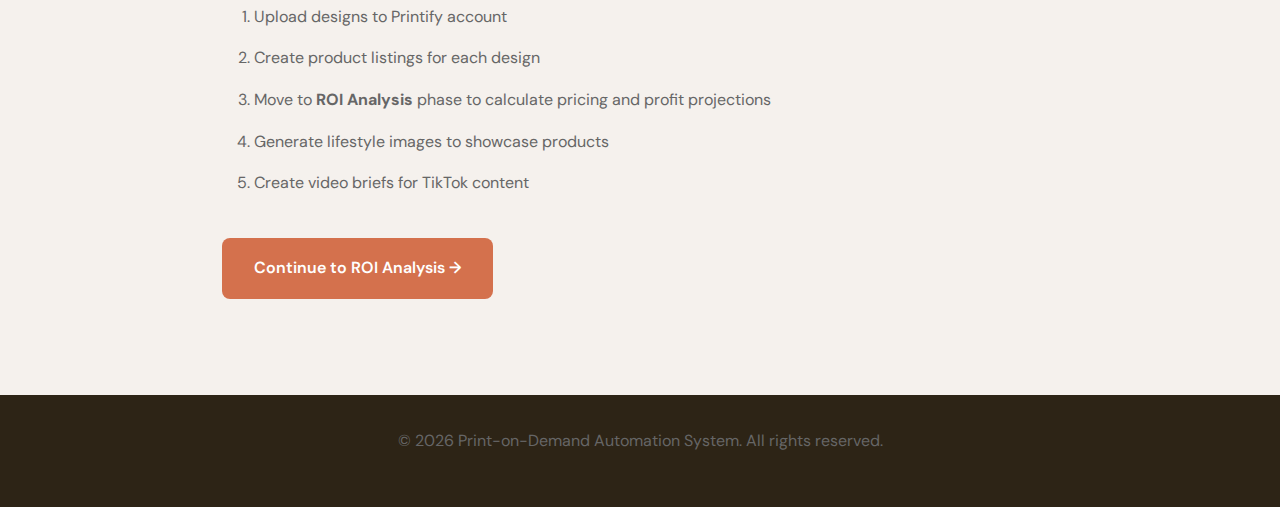
<file: artwork.html>
<!DOCTYPE html>
<html lang="en">
<head>
    <meta charset="UTF-8">
    <meta name="viewport" content="width=device-width, initial-scale=1.0">
    <title>Artwork Generation Guide - POD Automation</title>
    <link href="https://fonts.googleapis.com/css2?family=Fraunces:wght@400;600;700&family=DM+Sans:wght@400;500;600;700&display=swap" rel="stylesheet">
    <style>
        * {
            margin: 0;
            padding: 0;
            box-sizing: border-box;
        }

        :root {
            --primary: #d4714d;
            --secondary: #8b6f47;
            --accent: #c9a876;
            --dark: #2d2416;
            --light: #f5f1ed;
            --white: #ffffff;
            --gray: #666666;
            --success: #6b9080;
        }

        body {
            font-family: 'DM Sans', sans-serif;
            background-color: var(--light);
            color: var(--dark);
            line-height: 1.8;
        }

        .container {
            max-width: 900px;
            margin: 0 auto;
            padding: 2rem;
        }

        /* Navigation */
        .navbar {
            background: var(--dark);
            color: white;
            padding: 1rem 0;
            position: sticky;
            top: 0;
            z-index: 100;
            box-shadow: 0 2px 8px rgba(0,0,0,0.1);
        }

        .nav-container {
            max-width: 1200px;
            margin: 0 auto;
            padding: 0 2rem;
            display: flex;
            justify-content: space-between;
            align-items: center;
        }

        .nav-brand h1 {
            font-family: 'Fraunces', serif;
            font-size: 1.5rem;
            font-weight: 700;
        }

        .nav-link {
            color: white;
            text-decoration: none;
            font-weight: 500;
            transition: color 0.3s ease;
        }

        .nav-link:hover {
            color: var(--primary);
        }

        /* Header */
        .guide-header {
            background: linear-gradient(135deg, var(--dark) 0%, #3d2f24 100%);
            color: white;
            padding: 3rem 2rem;
            text-align: center;
            margin-bottom: 3rem;
        }

        .guide-header h1 {
            font-family: 'Fraunces', serif;
            font-size: 2.5rem;
            margin-bottom: 1rem;
        }

        .guide-header p {
            font-size: 1.1rem;
            opacity: 0.95;
            max-width: 600px;
            margin: 0 auto;
        }

        /* Content Styles */
        h2 {
            font-family: 'Fraunces', serif;
            font-size: 2rem;
            color: var(--primary);
            margin-top: 2.5rem;
            margin-bottom: 1rem;
            border-bottom: 3px solid var(--accent);
            padding-bottom: 0.5rem;
        }

        h3 {
            font-family: 'Fraunces', serif;
            font-size: 1.4rem;
            color: var(--dark);
            margin-top: 1.8rem;
            margin-bottom: 0.8rem;
        }

        p {
            margin-bottom: 1.2rem;
            color: var(--gray);
        }

        .highlight {
            background: rgba(212, 113, 77, 0.1);
            padding: 1.5rem;
            border-left: 4px solid var(--primary);
            margin: 1.5rem 0;
            border-radius: 4px;
        }

        .highlight strong {
            color: var(--primary);
        }

        ul, ol {
            margin-left: 2rem;
            margin-bottom: 1.5rem;
        }

        li {
            margin-bottom: 0.8rem;
            color: var(--gray);
        }

        .spec-table {
            width: 100%;
            border-collapse: collapse;
            margin: 1.5rem 0;
            background: white;
            border-radius: 8px;
            overflow: hidden;
            box-shadow: 0 2px 8px rgba(0,0,0,0.08);
        }

        .spec-table th {
            background: var(--primary);
            color: white;
            padding: 1rem;
            text-align: left;
            font-weight: 600;
        }

        .spec-table td {
            padding: 1rem;
            border-bottom: 1px solid var(--light);
        }

        .spec-table tr:last-child td {
            border-bottom: none;
        }

        .spec-table tr:nth-child(even) {
            background: var(--light);
        }

        .design-variation {
            background: white;
            padding: 1.5rem;
            margin: 1.5rem 0;
            border-radius: 8px;
            border-left: 4px solid var(--accent);
            box-shadow: 0 2px 8px rgba(0,0,0,0.08);
        }

        .design-variation h4 {
            font-family: 'Fraunces', serif;
            color: var(--primary);
            margin-bottom: 0.8rem;
        }

        .design-variation p {
            margin-bottom: 0.8rem;
        }

        .design-variation ul {
            margin-left: 1.5rem;
        }

        .cta-button {
            display: inline-block;
            background: var(--primary);
            color: white;
            padding: 1rem 2rem;
            border-radius: 8px;
            text-decoration: none;
            font-weight: 600;
            transition: all 0.3s ease;
            margin-top: 1rem;
        }

        .cta-button:hover {
            background: var(--secondary);
            transform: translateY(-2px);
        }

        .back-link {
            color: var(--primary);
            text-decoration: none;
            font-weight: 600;
            margin-bottom: 2rem;
            display: inline-block;
        }

        .back-link:hover {
            color: var(--secondary);
        }

        .footer {
            background: var(--dark);
            color: white;
            padding: 2rem;
            margin-top: 4rem;
            text-align: center;
        }

        @media (max-width: 768px) {
            .guide-header h1 {
                font-size: 1.8rem;
            }

            h2 {
                font-size: 1.5rem;
            }

            .container {
                padding: 1rem;
            }
        }
    </style>
</head>
<body>
    <!-- Navigation -->
    <nav class="navbar">
        <div class="nav-container">
            <div class="nav-brand">
                <h1>🎨 POD Automation</h1>
            </div>
            <a href="../index-enhanced.html" class="nav-link">← Back to Home</a>
        </div>
    </nav>

    <!-- Header -->
    <div class="guide-header">
        <h1>Artwork Generation Guide</h1>
        <p>Create 5 unique design variations per niche, all print-ready for Printify integration</p>
    </div>

    <div class="container">
        <a href="../index-enhanced.html" class="back-link">← Back to Home</a>

        <h2>Overview</h2>
        <p>The Artwork Generation phase creates 5 distinct design variations for each trending niche. Each design is optimized for print-on-demand products and ready to upload directly to Printify. This phase ensures visual diversity while maintaining brand consistency and niche relevance.</p>

        <div class="highlight">
            <strong>Key Objective:</strong> Generate 5 print-ready artwork files per niche that appeal to your target audience and are optimized for Printify's product catalog.
        </div>

        <h2>Design Specifications</h2>
        <p>All artwork must meet these technical and creative specifications:</p>

        <table class="spec-table">
            <tr>
                <th>Specification</th>
                <th>Details</th>
            </tr>
            <tr>
                <td><strong>File Format</strong></td>
                <td>PNG or PDF (300 DPI minimum for print quality)</td>
            </tr>
            <tr>
                <td><strong>Color Mode</strong></td>
                <td>RGB or CMYK (CMYK preferred for print accuracy)</td>
            </tr>
            <tr>
                <td><strong>Resolution</strong></td>
                <td>300 DPI (dots per inch) for professional print quality</td>
            </tr>
            <tr>
                <td><strong>Dimensions</strong></td>
                <td>Varies by product (T-shirt: 11"x14", Hoodie: 12"x16", etc.)</td>
            </tr>
            <tr>
                <td><strong>Bleed Area</strong></td>
                <td>0.25" minimum bleed on all sides</td>
            </tr>
            <tr>
                <td><strong>Safe Zone</strong></td>
                <td>0.5" from edges to avoid cutting issues</td>
            </tr>
            <tr>
                <td><strong>File Size</strong></td>
                <td>Under 50MB for Printify upload</td>
            </tr>
        </table>

        <h2>5 Design Variations</h2>
        <p>Each niche receives 5 distinct design approaches to maximize appeal and test different visual strategies:</p>

        <div class="design-variation">
            <h4>1. Conservative Design</h4>
            <p><strong>Purpose:</strong> Appeal to mainstream audience with subtle, professional aesthetics</p>
            <ul>
                <li>Minimalist approach with clean typography</li>
                <li>Limited color palette (2-3 colors max)</li>
                <li>Professional fonts and spacing</li>
                <li>Timeless appeal over trendy elements</li>
                <li>Best for: Corporate, professional, lifestyle niches</li>
            </ul>
        </div>

        <div class="design-variation">
            <h4>2. Trendy Design</h4>
            <p><strong>Purpose:</strong> Capture current design trends and appeal to younger demographics</p>
            <ul>
                <li>Bold colors and eye-catching graphics</li>
                <li>Modern typography with personality</li>
                <li>Trending design elements (gradients, overlays, etc.)</li>
                <li>High visual impact and shareability</li>
                <li>Best for: Fashion, lifestyle, meme-based niches</li>
            </ul>
        </div>

        <div class="design-variation">
            <h4>3. Bold/Statement Design</h4>
            <p><strong>Purpose:</strong> Make a strong visual statement with powerful messaging</p>
            <ul>
                <li>Large, impactful typography</li>
                <li>High contrast colors</li>
                <li>Strong visual hierarchy</li>
                <li>Memorable and conversation-starting</li>
                <li>Best for: Activist, humor, niche community niches</li>
            </ul>
        </div>

        <div class="design-variation">
            <h4>4. Niche-Specific Design</h4>
            <p><strong>Purpose:</strong> Deeply resonate with niche community using insider references</p>
            <ul>
                <li>Niche-specific symbols, terminology, or inside jokes</li>
                <li>Community-aligned color schemes</li>
                <li>References to niche culture or values</li>
                <li>Creates strong community identity</li>
                <li>Best for: Gaming, hobby, subculture niches</li>
            </ul>
        </div>

        <div class="design-variation">
            <h4>5. Experimental Design</h4>
            <p><strong>Purpose:</strong> Test innovative approaches and discover new winning formulas</p>
            <ul>
                <li>Unique artistic approach</li>
                <li>Unconventional color combinations</li>
                <li>Novel design techniques</li>
                <li>Risk-taking with calculated creativity</li>
                <li>Best for: Testing market response and innovation</li>
            </ul>
        </div>

        <h2>Design Creation Process</h2>
        <p>Follow this step-by-step process for each design variation:</p>

        <h3>Step 1: Niche Research & Inspiration</h3>
        <ul>
            <li>Review niche research findings and audience profile</li>
            <li>Analyze competitor designs in the niche</li>
            <li>Identify color preferences and design trends</li>
            <li>Note typography styles popular in the niche</li>
            <li>Collect design inspiration from top performers</li>
        </ul>

        <h3>Step 2: Concept Development</h3>
        <ul>
            <li>Brainstorm 3-5 concepts per design variation</li>
            <li>Create rough sketches or wireframes</li>
            <li>Ensure each variation has distinct visual identity</li>
            <li>Validate concepts align with niche values</li>
            <li>Select strongest concept for each variation</li>
        </ul>

        <h3>Step 3: Design Execution</h3>
        <ul>
            <li>Use professional design tools (Adobe Creative Suite, Figma, Canva Pro)</li>
            <li>Apply design specifications (dimensions, DPI, color mode)</li>
            <li>Implement typography hierarchy and spacing</li>
            <li>Add visual elements (graphics, icons, patterns)</li>
            <li>Ensure text is readable and impactful</li>
        </ul>

        <h3>Step 4: Quality Assurance</h3>
        <ul>
            <li>Verify all specifications are met (DPI, dimensions, file format)</li>
            <li>Check for color accuracy and contrast</li>
            <li>Test readability at different sizes</li>
            <li>Ensure no text/graphics in bleed areas</li>
            <li>Validate file size is under 50MB</li>
        </ul>

        <h3>Step 5: Printify Preparation</h3>
        <ul>
            <li>Export files in Printify-compatible format (PNG or PDF)</li>
            <li>Rename files clearly (e.g., "Niche-Name-Design-1-Conservative")</li>
            <li>Create organized folder structure</li>
            <li>Document design specifications for each file</li>
            <li>Prepare upload list with product recommendations</li>
        </ul>

        <h2>Printify Integration</h2>
        <p>Once designs are created, integrate them with Printify:</p>

        <h3>Upload Process</h3>
        <ol>
            <li>Log into Printify account</li>
            <li>Create new product or select existing template</li>
            <li>Upload artwork file (PNG or PDF)</li>
            <li>Position design on product mockup</li>
            <li>Adjust sizing and placement as needed</li>
            <li>Set pricing and profit margins</li>
            <li>Add product description and tags</li>
            <li>Publish to sales channels (Etsy, Shopify, etc.)</li>
        </ol>

        <h3>Product Recommendations</h3>
        <ul>
            <li><strong>T-Shirts:</strong> Unisex, fitted, premium options</li>
            <li><strong>Hoodies:</strong> Pullover and zip-up options</li>
            <li><strong>Hats:</strong> Caps, beanies, bucket hats</li>
            <li><strong>Mugs:</strong> 11oz and 15oz options</li>
            <li><strong>Tote Bags:</strong> Natural canvas or colored options</li>
            <li><strong>Phone Cases:</strong> Multiple phone model options</li>
            <li><strong>Stickers:</strong> Various sizes and finishes</li>
        </ul>

        <h2>Design Best Practices</h2>

        <h3>Typography</h3>
        <ul>
            <li>Use maximum 2-3 fonts per design</li>
            <li>Ensure minimum 12pt font size for readability</li>
            <li>Maintain high contrast between text and background</li>
            <li>Use bold or heavy weights for impact</li>
            <li>Avoid overly decorative fonts that reduce readability</li>
        </ul>

        <h3>Color Strategy</h3>
        <ul>
            <li>Research niche color preferences</li>
            <li>Use 2-4 colors maximum for cohesion</li>
            <li>Ensure colors print accurately (test CMYK conversion)</li>
            <li>Maintain sufficient contrast for visibility</li>
            <li>Consider color psychology for target audience</li>
        </ul>

        <h3>Visual Hierarchy</h3>
        <ul>
            <li>Establish clear focal point</li>
            <li>Use size, color, and positioning to guide eye</li>
            <li>Balance text and graphics</li>
            <li>Avoid cluttered or overwhelming designs</li>
            <li>Ensure design works at thumbnail size</li>
        </ul>

        <h2>Common Mistakes to Avoid</h2>
        <ul>
            <li>❌ Using low-resolution images (under 300 DPI)</li>
            <li>❌ Placing important elements in bleed areas</li>
            <li>❌ Using too many colors or fonts</li>
            <li>❌ Ignoring niche-specific preferences</li>
            <li>❌ Creating designs that don't scale well</li>
            <li>❌ Forgetting to convert colors to CMYK for print</li>
            <li>❌ Using copyrighted images without permission</li>
            <li>❌ Neglecting white space and breathing room</li>
        </ul>

        <h2>Deliverables Checklist</h2>
        <p>Ensure you have all required files before moving to ROI analysis:</p>
        <ul>
            <li>✓ 5 design files per niche (PNG or PDF, 300 DPI)</li>
            <li>✓ Design specifications document</li>
            <li>✓ Product recommendation list</li>
            <li>✓ Printify upload guide</li>
            <li>✓ Design variation descriptions</li>
            <li>✓ Color palette documentation</li>
            <li>✓ Typography specifications</li>
            <li>✓ Quality assurance checklist completed</li>
        </ul>

        <h2>Next Steps</h2>
        <p>Once artwork is complete and ready for Printify:</p>
        <ol>
            <li>Upload designs to Printify account</li>
            <li>Create product listings for each design</li>
            <li>Move to <strong>ROI Analysis</strong> phase to calculate pricing and profit projections</li>
            <li>Generate lifestyle images to showcase products</li>
            <li>Create video briefs for TikTok content</li>
        </ol>

        <a href="../guides/roi.html" class="cta-button">Continue to ROI Analysis →</a>
    </div>

    <footer class="footer">
        <p>&copy; 2026 Print-on-Demand Automation System. All rights reserved.</p>
    </footer>
</body>
</html>
</file>
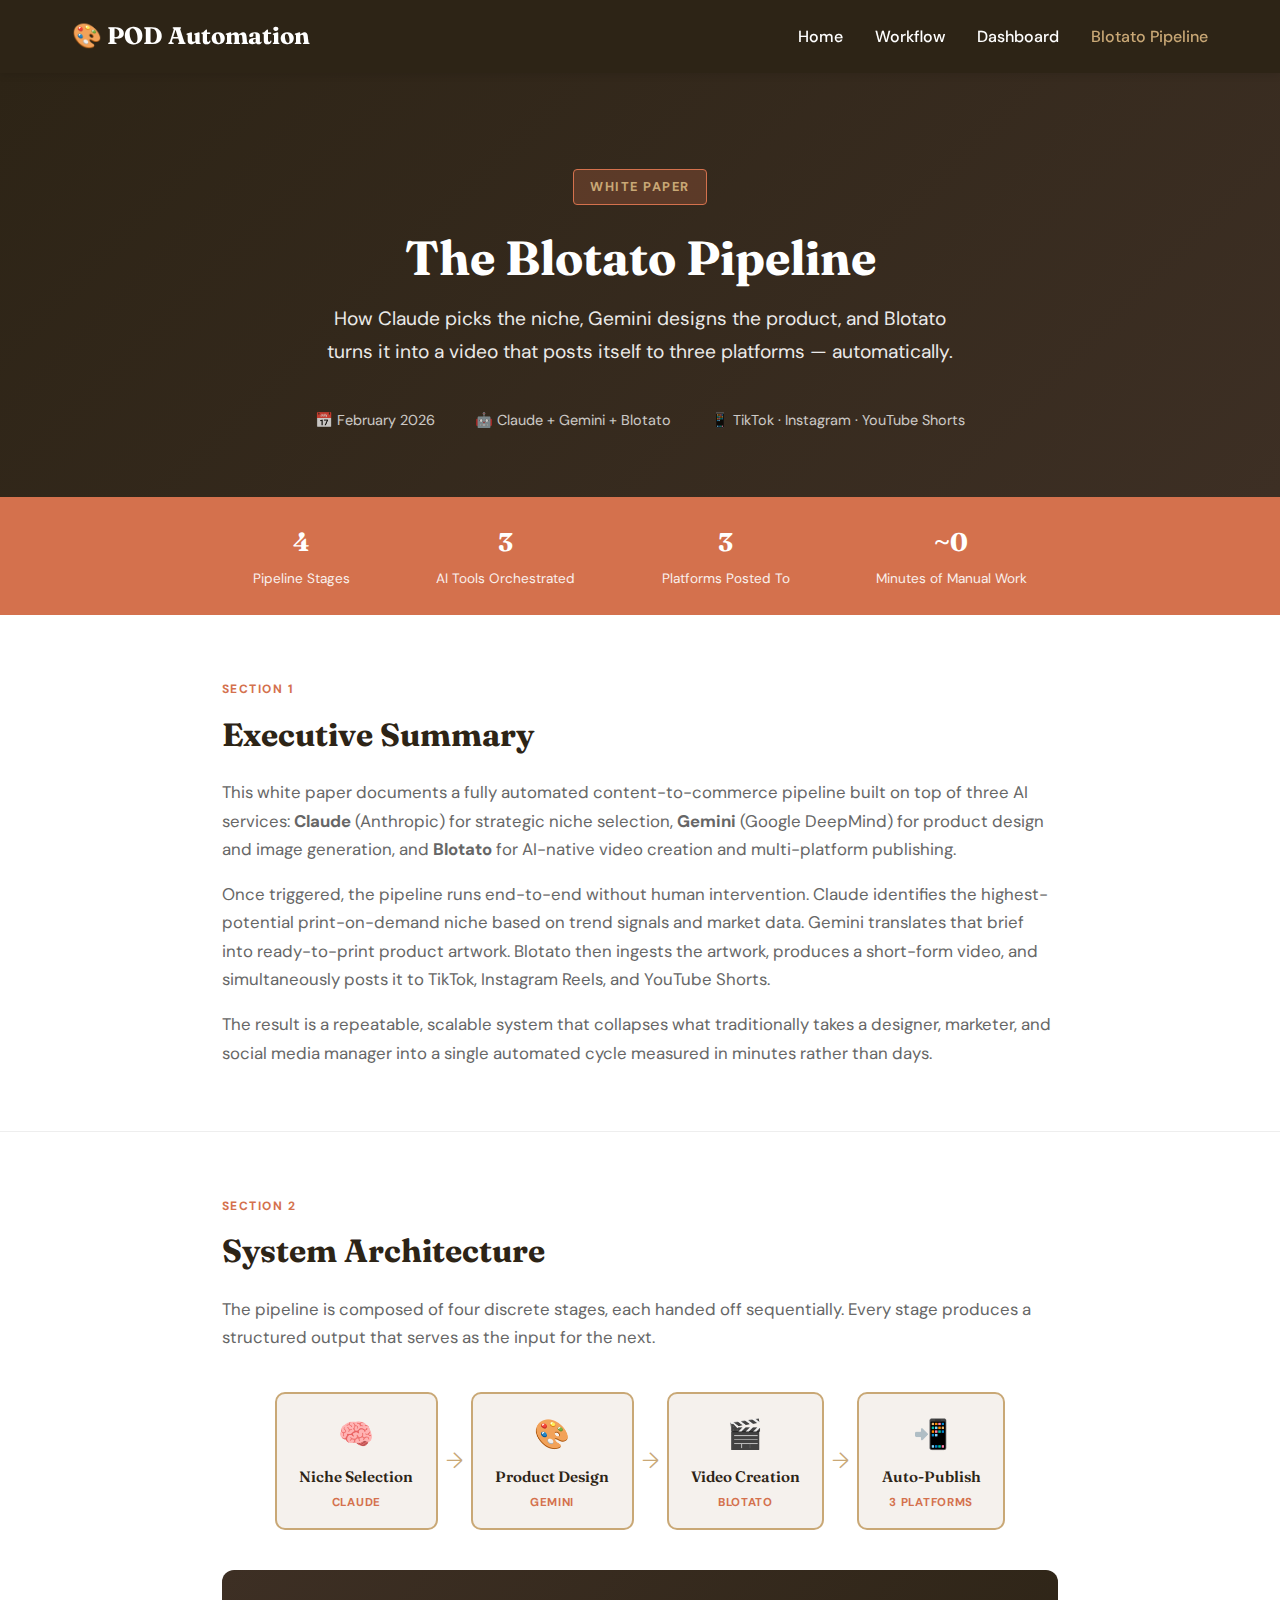
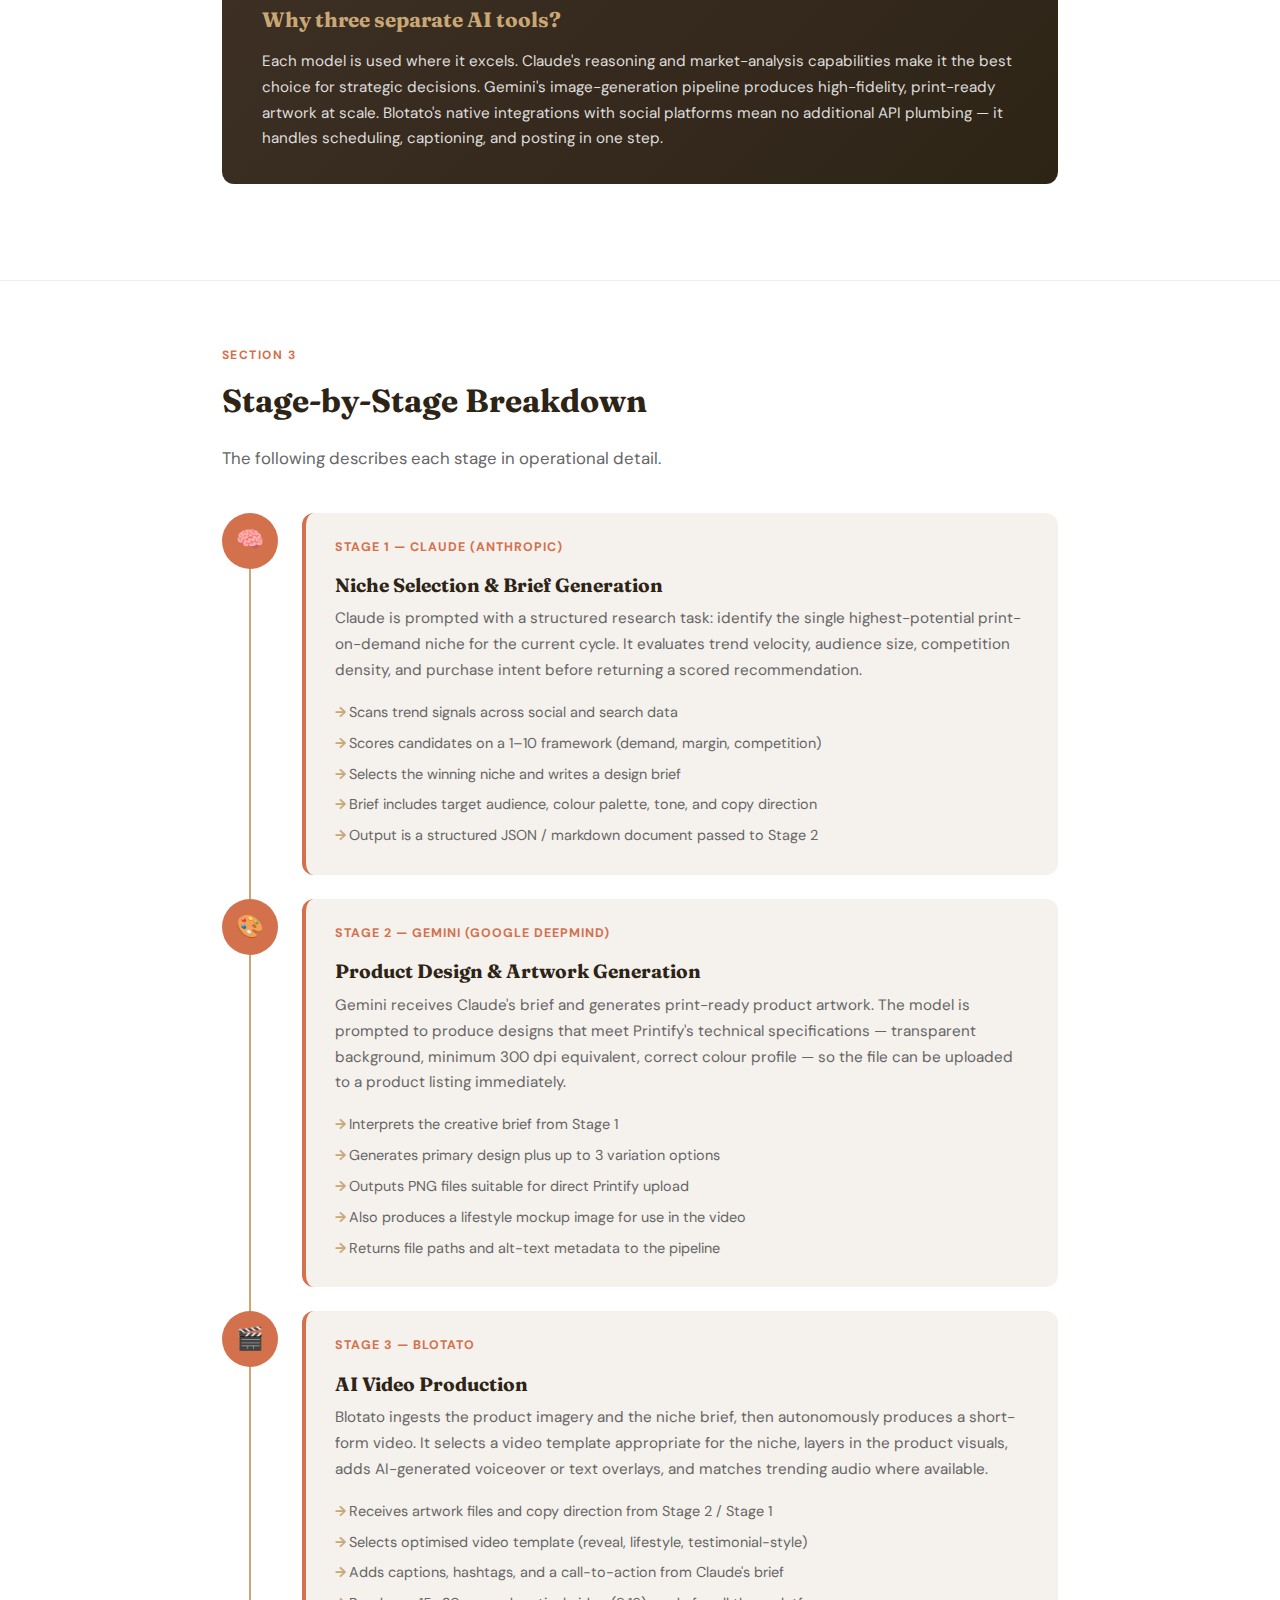
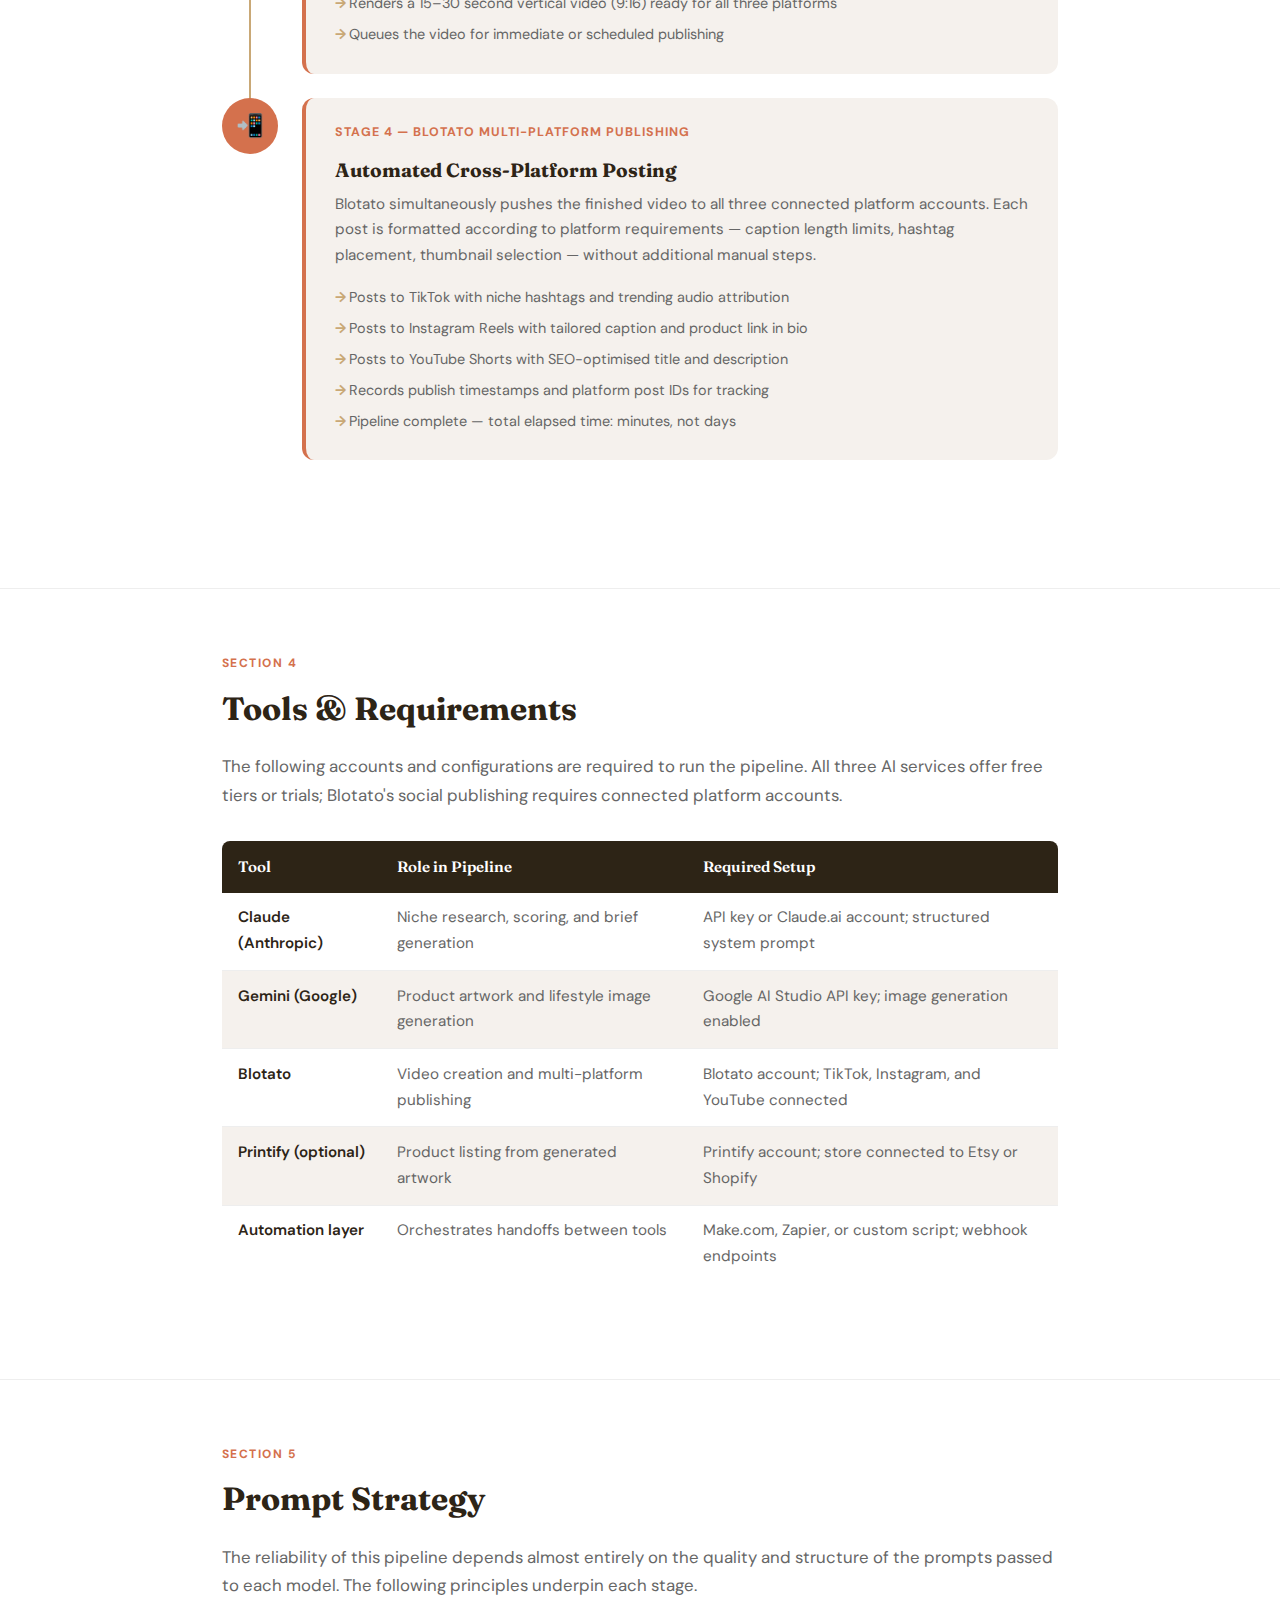
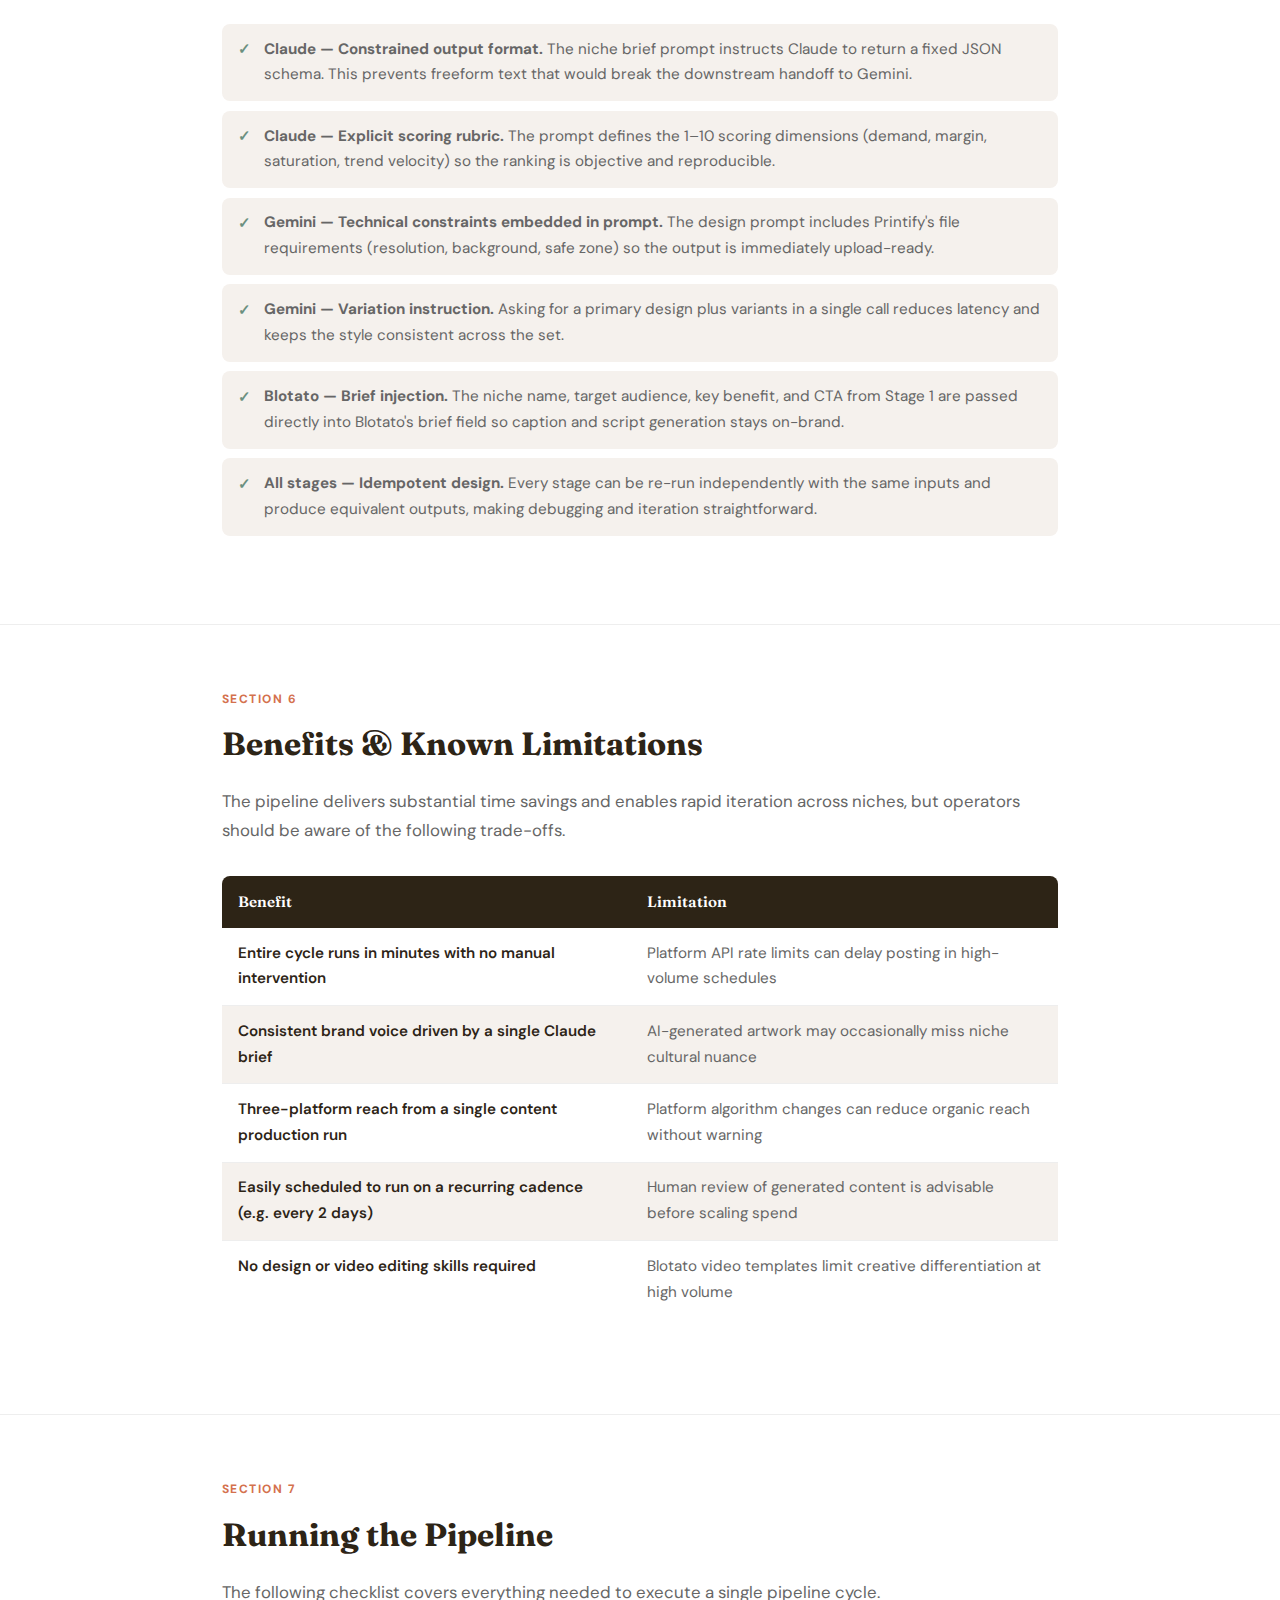
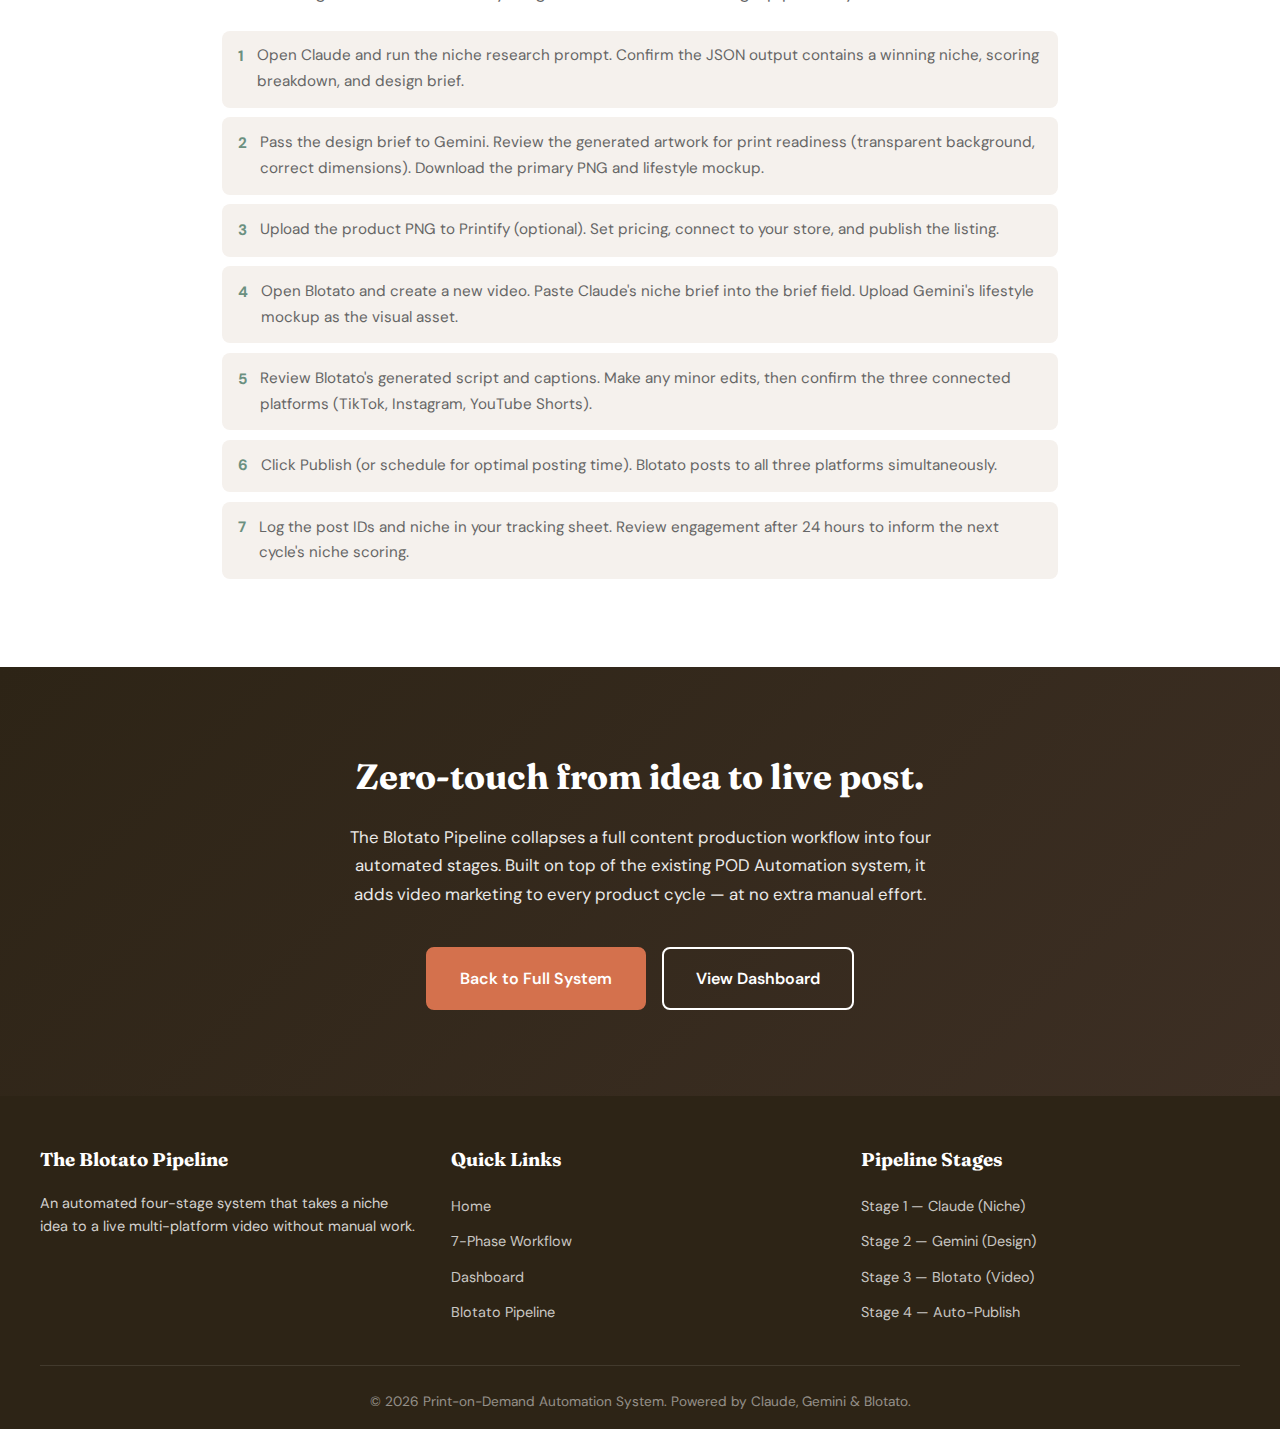
<file: blotato-pipeline.html>
<!DOCTYPE html>
<html lang="en">
<head>
    <meta charset="UTF-8">
    <meta name="viewport" content="width=device-width, initial-scale=1.0">
    <title>The Blotato Pipeline — White Paper | POD Automation</title>
    <link href="https://fonts.googleapis.com/css2?family=Fraunces:wght@400;600;700&family=DM+Sans:wght@400;500;600;700&display=swap" rel="stylesheet">
    <style>
        * { margin: 0; padding: 0; box-sizing: border-box; }

        :root {
            --primary: #d4714d;
            --secondary: #8b6f47;
            --accent: #c9a876;
            --dark: #2d2416;
            --light: #f5f1ed;
            --white: #ffffff;
            --gray: #666666;
            --success: #6b9080;
        }

        html { scroll-behavior: smooth; }

        body {
            font-family: 'DM Sans', sans-serif;
            background-color: var(--light);
            color: var(--dark);
            line-height: 1.7;
        }

        .container {
            max-width: 900px;
            margin: 0 auto;
            padding: 0 2rem;
        }

        /* Navigation */
        .navbar {
            background: var(--dark);
            color: white;
            padding: 1rem 0;
            position: sticky;
            top: 0;
            z-index: 100;
            box-shadow: 0 2px 8px rgba(0,0,0,0.1);
        }

        .nav-container {
            max-width: 1200px;
            margin: 0 auto;
            padding: 0 2rem;
            display: flex;
            justify-content: space-between;
            align-items: center;
        }

        .nav-brand h1 {
            font-family: 'Fraunces', serif;
            font-size: 1.5rem;
            font-weight: 700;
        }

        .nav-menu {
            display: flex;
            list-style: none;
            gap: 2rem;
        }

        .nav-link {
            color: white;
            text-decoration: none;
            font-weight: 500;
            transition: color 0.3s ease;
        }

        .nav-link:hover { color: var(--primary); }

        /* Hero / Cover */
        .cover {
            background: linear-gradient(135deg, var(--dark) 0%, #3d2f24 100%);
            color: white;
            padding: 6rem 2rem 4rem;
            text-align: center;
        }

        .cover-label {
            display: inline-block;
            background: rgba(212,113,77,0.25);
            border: 1px solid var(--primary);
            color: var(--accent);
            font-size: 0.8rem;
            font-weight: 700;
            letter-spacing: 0.12em;
            text-transform: uppercase;
            padding: 0.4rem 1rem;
            border-radius: 4px;
            margin-bottom: 1.5rem;
        }

        .cover h1 {
            font-family: 'Fraunces', serif;
            font-size: 3rem;
            font-weight: 700;
            margin-bottom: 1rem;
            line-height: 1.2;
        }

        .cover-subtitle {
            font-size: 1.2rem;
            opacity: 0.9;
            max-width: 640px;
            margin: 0 auto 2.5rem;
        }

        .cover-meta {
            display: flex;
            justify-content: center;
            gap: 2.5rem;
            flex-wrap: wrap;
            font-size: 0.9rem;
            opacity: 0.75;
        }

        .cover-meta span { display: flex; align-items: center; gap: 0.4rem; }

        /* Summary bar */
        .summary-bar {
            background: var(--primary);
            color: white;
            padding: 1.5rem 2rem;
        }

        .summary-bar .container {
            display: flex;
            justify-content: space-around;
            flex-wrap: wrap;
            gap: 1.5rem;
            text-align: center;
        }

        .summary-stat strong {
            display: block;
            font-family: 'Fraunces', serif;
            font-size: 1.6rem;
        }

        .summary-stat span { font-size: 0.85rem; opacity: 0.9; }

        /* Paper body */
        .paper {
            background: var(--white);
        }

        .paper-section {
            padding: 4rem 0;
            border-bottom: 1px solid #eee;
        }

        .paper-section:last-child { border-bottom: none; }

        /* Section labels */
        .section-tag {
            font-size: 0.75rem;
            font-weight: 700;
            letter-spacing: 0.12em;
            text-transform: uppercase;
            color: var(--primary);
            margin-bottom: 0.5rem;
        }

        .paper-section h2 {
            font-family: 'Fraunces', serif;
            font-size: 2rem;
            color: var(--dark);
            margin-bottom: 1rem;
        }

        .paper-section p {
            color: var(--gray);
            margin-bottom: 1rem;
            font-size: 1.05rem;
        }

        .paper-section p:last-child { margin-bottom: 0; }

        /* Pipeline flow */
        .pipeline {
            margin: 2.5rem 0;
            display: flex;
            flex-direction: column;
            gap: 0;
        }

        .pipeline-step {
            display: grid;
            grid-template-columns: 56px 1fr;
            gap: 1.5rem;
            position: relative;
        }

        /* connector line */
        .pipeline-step:not(:last-child)::after {
            content: '';
            position: absolute;
            left: 27px;
            top: 56px;
            bottom: -1rem;
            width: 2px;
            background: var(--accent);
        }

        .step-left {
            display: flex;
            flex-direction: column;
            align-items: center;
        }

        .step-icon {
            width: 56px;
            height: 56px;
            border-radius: 50%;
            background: var(--primary);
            color: white;
            display: flex;
            align-items: center;
            justify-content: center;
            font-size: 1.4rem;
            flex-shrink: 0;
            position: relative;
            z-index: 1;
        }

        .step-body {
            background: var(--light);
            border-radius: 12px;
            border-left: 4px solid var(--primary);
            padding: 1.5rem 1.8rem;
            margin-bottom: 1.5rem;
        }

        .step-body h3 {
            font-family: 'Fraunces', serif;
            font-size: 1.2rem;
            color: var(--dark);
            margin-bottom: 0.3rem;
        }

        .step-tool {
            font-size: 0.78rem;
            font-weight: 700;
            letter-spacing: 0.08em;
            text-transform: uppercase;
            color: var(--primary);
            margin-bottom: 0.7rem;
        }

        .step-body p {
            color: var(--gray);
            font-size: 0.95rem;
            margin: 0 0 0.8rem;
        }

        .step-details {
            list-style: none;
        }

        .step-details li {
            font-size: 0.9rem;
            color: var(--gray);
            padding: 0.2rem 0;
        }

        .step-details li::before {
            content: "→ ";
            color: var(--accent);
            font-weight: bold;
        }

        /* How it fits together diagram */
        .flow-diagram {
            display: flex;
            align-items: center;
            justify-content: center;
            gap: 0;
            flex-wrap: wrap;
            margin: 2.5rem 0;
        }

        .flow-node {
            background: var(--light);
            border: 2px solid var(--accent);
            border-radius: 10px;
            padding: 1rem 1.4rem;
            text-align: center;
            min-width: 130px;
        }

        .flow-node .node-icon { font-size: 1.8rem; margin-bottom: 0.3rem; }

        .flow-node .node-label {
            font-family: 'Fraunces', serif;
            font-size: 0.95rem;
            color: var(--dark);
            font-weight: 600;
        }

        .flow-node .node-tool {
            font-size: 0.72rem;
            color: var(--primary);
            font-weight: 700;
            text-transform: uppercase;
            letter-spacing: 0.06em;
            margin-top: 0.2rem;
        }

        .flow-arrow {
            font-size: 1.4rem;
            color: var(--accent);
            padding: 0 0.5rem;
            font-weight: 300;
        }

        /* Callout box */
        .callout {
            background: linear-gradient(135deg, #3d2f24 0%, var(--dark) 100%);
            color: white;
            border-radius: 12px;
            padding: 2rem 2.5rem;
            margin: 2rem 0;
        }

        .callout h3 {
            font-family: 'Fraunces', serif;
            font-size: 1.3rem;
            margin-bottom: 0.7rem;
            color: var(--accent);
        }

        .callout p { color: rgba(255,255,255,0.85); font-size: 0.95rem; margin: 0; }

        /* Tools table */
        .tools-table {
            width: 100%;
            border-collapse: collapse;
            margin: 2rem 0;
            font-size: 0.95rem;
        }

        .tools-table th {
            background: var(--dark);
            color: white;
            text-align: left;
            padding: 0.8rem 1rem;
            font-family: 'Fraunces', serif;
            font-weight: 600;
        }

        .tools-table th:first-child { border-radius: 8px 0 0 0; }
        .tools-table th:last-child { border-radius: 0 8px 0 0; }

        .tools-table td {
            padding: 0.8rem 1rem;
            border-bottom: 1px solid #eee;
            color: var(--gray);
            vertical-align: top;
        }

        .tools-table tr:last-child td { border-bottom: none; }
        .tools-table tr:nth-child(even) td { background: var(--light); }

        .tools-table td:first-child {
            font-weight: 600;
            color: var(--dark);
        }

        /* Checklist */
        .checklist {
            list-style: none;
            display: grid;
            gap: 0.6rem;
            margin: 1.5rem 0;
        }

        .checklist li {
            display: flex;
            align-items: flex-start;
            gap: 0.8rem;
            padding: 0.8rem 1rem;
            background: var(--light);
            border-radius: 8px;
            color: var(--gray);
            font-size: 0.95rem;
        }

        .checklist li .check {
            color: var(--success);
            font-weight: bold;
            flex-shrink: 0;
            margin-top: 0.05rem;
        }

        /* Conclusion / CTA */
        .conclusion {
            background: linear-gradient(135deg, var(--dark) 0%, #3d2f24 100%);
            color: white;
            padding: 5rem 2rem;
            text-align: center;
        }

        .conclusion h2 {
            font-family: 'Fraunces', serif;
            font-size: 2.2rem;
            margin-bottom: 1rem;
        }

        .conclusion p {
            opacity: 0.9;
            max-width: 600px;
            margin: 0 auto 2rem;
            font-size: 1.05rem;
        }

        .cta-button {
            display: inline-block;
            background: var(--primary);
            color: white;
            padding: 1rem 2rem;
            border-radius: 8px;
            text-decoration: none;
            font-weight: 600;
            transition: all 0.3s ease;
            border: 2px solid var(--primary);
            margin: 0.4rem;
        }

        .cta-button:hover { background: transparent; color: var(--primary); }

        .cta-button.secondary {
            background: transparent;
            color: white;
            border-color: white;
        }

        .cta-button.secondary:hover { background: white; color: var(--dark); }

        /* Footer */
        .footer {
            background: var(--dark);
            color: white;
            padding: 3rem 2rem 1rem;
        }

        .footer-content {
            max-width: 1200px;
            margin: 0 auto;
            display: grid;
            grid-template-columns: repeat(auto-fit, minmax(250px, 1fr));
            gap: 2rem;
            margin-bottom: 2rem;
        }

        .footer-section h3 { font-family: 'Fraunces', serif; margin-bottom: 1rem; }
        .footer-section p { color: rgba(255,255,255,0.8); font-size: 0.9rem; line-height: 1.6; }
        .footer-section ul { list-style: none; }
        .footer-section ul li { margin-bottom: 0.5rem; }
        .footer-section a { color: rgba(255,255,255,0.75); text-decoration: none; font-size: 0.9rem; transition: color 0.3s ease; }
        .footer-section a:hover { color: var(--primary); }

        .footer-bottom {
            max-width: 1200px;
            margin: 0 auto;
            text-align: center;
            padding-top: 1.5rem;
            border-top: 1px solid rgba(255,255,255,0.1);
            color: rgba(255,255,255,0.5);
            font-size: 0.85rem;
        }

        /* Responsive */
        @media (max-width: 768px) {
            .cover h1 { font-size: 2rem; }
            .nav-menu { gap: 1rem; font-size: 0.9rem; }
            .flow-diagram { flex-direction: column; }
            .flow-arrow { transform: rotate(90deg); }
            .paper-section { padding: 2.5rem 0; }
            .summary-bar .container { gap: 1rem; }
        }
    </style>
</head>
<body>

    <!-- Navigation -->
    <nav class="navbar">
        <div class="nav-container">
            <div class="nav-brand">
                <h1>🎨 POD Automation</h1>
            </div>
            <ul class="nav-menu">
                <li><a href="index.html" class="nav-link">Home</a></li>
                <li><a href="index.html#workflow" class="nav-link">Workflow</a></li>
                <li><a href="dashboard.html" class="nav-link">Dashboard</a></li>
                <li><a href="blotato-pipeline.html" class="nav-link" style="color: var(--accent);">Blotato Pipeline</a></li>
            </ul>
        </div>
    </nav>

    <!-- Cover -->
    <header class="cover">
        <div class="cover-label">White Paper</div>
        <h1>The Blotato Pipeline</h1>
        <p class="cover-subtitle">
            How Claude picks the niche, Gemini designs the product, and Blotato turns it into
            a video that posts itself to three platforms — automatically.
        </p>
        <div class="cover-meta">
            <span>📅 February 2026</span>
            <span>🤖 Claude + Gemini + Blotato</span>
            <span>📱 TikTok · Instagram · YouTube Shorts</span>
        </div>
    </header>

    <!-- Summary bar -->
    <div class="summary-bar">
        <div class="container">
            <div class="summary-stat">
                <strong>4</strong>
                <span>Pipeline Stages</span>
            </div>
            <div class="summary-stat">
                <strong>3</strong>
                <span>AI Tools Orchestrated</span>
            </div>
            <div class="summary-stat">
                <strong>3</strong>
                <span>Platforms Posted To</span>
            </div>
            <div class="summary-stat">
                <strong>~0</strong>
                <span>Minutes of Manual Work</span>
            </div>
        </div>
    </div>

    <!-- Paper body -->
    <main class="paper">

        <!-- 1. Executive Summary -->
        <section class="paper-section">
            <div class="container">
                <div class="section-tag">Section 1</div>
                <h2>Executive Summary</h2>
                <p>
                    This white paper documents a fully automated content-to-commerce pipeline built on top of
                    three AI services: <strong>Claude</strong> (Anthropic) for strategic niche selection,
                    <strong>Gemini</strong> (Google DeepMind) for product design and image generation, and
                    <strong>Blotato</strong> for AI-native video creation and multi-platform publishing.
                </p>
                <p>
                    Once triggered, the pipeline runs end-to-end without human intervention. Claude identifies
                    the highest-potential print-on-demand niche based on trend signals and market data.
                    Gemini translates that brief into ready-to-print product artwork. Blotato then ingests the
                    artwork, produces a short-form video, and simultaneously posts it to TikTok, Instagram
                    Reels, and YouTube Shorts.
                </p>
                <p>
                    The result is a repeatable, scalable system that collapses what traditionally takes a
                    designer, marketer, and social media manager into a single automated cycle measured in
                    minutes rather than days.
                </p>
            </div>
        </section>

        <!-- 2. Architecture overview -->
        <section class="paper-section">
            <div class="container">
                <div class="section-tag">Section 2</div>
                <h2>System Architecture</h2>
                <p>
                    The pipeline is composed of four discrete stages, each handed off sequentially. Every
                    stage produces a structured output that serves as the input for the next.
                </p>

                <div class="flow-diagram">
                    <div class="flow-node">
                        <div class="node-icon">🧠</div>
                        <div class="node-label">Niche Selection</div>
                        <div class="node-tool">Claude</div>
                    </div>
                    <div class="flow-arrow">→</div>
                    <div class="flow-node">
                        <div class="node-icon">🎨</div>
                        <div class="node-label">Product Design</div>
                        <div class="node-tool">Gemini</div>
                    </div>
                    <div class="flow-arrow">→</div>
                    <div class="flow-node">
                        <div class="node-icon">🎬</div>
                        <div class="node-label">Video Creation</div>
                        <div class="node-tool">Blotato</div>
                    </div>
                    <div class="flow-arrow">→</div>
                    <div class="flow-node">
                        <div class="node-icon">📲</div>
                        <div class="node-label">Auto-Publish</div>
                        <div class="node-tool">3 Platforms</div>
                    </div>
                </div>

                <div class="callout">
                    <h3>Why three separate AI tools?</h3>
                    <p>
                        Each model is used where it excels. Claude's reasoning and market-analysis capabilities
                        make it the best choice for strategic decisions. Gemini's image-generation pipeline
                        produces high-fidelity, print-ready artwork at scale. Blotato's native integrations
                        with social platforms mean no additional API plumbing — it handles scheduling,
                        captioning, and posting in one step.
                    </p>
                </div>
            </div>
        </section>

        <!-- 3. Stage-by-stage breakdown -->
        <section class="paper-section">
            <div class="container">
                <div class="section-tag">Section 3</div>
                <h2>Stage-by-Stage Breakdown</h2>
                <p>The following describes each stage in operational detail.</p>

                <div class="pipeline">

                    <!-- Stage 1 -->
                    <div class="pipeline-step">
                        <div class="step-left">
                            <div class="step-icon">🧠</div>
                        </div>
                        <div class="step-body">
                            <div class="step-tool">Stage 1 — Claude (Anthropic)</div>
                            <h3>Niche Selection &amp; Brief Generation</h3>
                            <p>
                                Claude is prompted with a structured research task: identify the single
                                highest-potential print-on-demand niche for the current cycle. It evaluates
                                trend velocity, audience size, competition density, and purchase intent before
                                returning a scored recommendation.
                            </p>
                            <ul class="step-details">
                                <li>Scans trend signals across social and search data</li>
                                <li>Scores candidates on a 1–10 framework (demand, margin, competition)</li>
                                <li>Selects the winning niche and writes a design brief</li>
                                <li>Brief includes target audience, colour palette, tone, and copy direction</li>
                                <li>Output is a structured JSON / markdown document passed to Stage 2</li>
                            </ul>
                        </div>
                    </div>

                    <!-- Stage 2 -->
                    <div class="pipeline-step">
                        <div class="step-left">
                            <div class="step-icon">🎨</div>
                        </div>
                        <div class="step-body">
                            <div class="step-tool">Stage 2 — Gemini (Google DeepMind)</div>
                            <h3>Product Design &amp; Artwork Generation</h3>
                            <p>
                                Gemini receives Claude's brief and generates print-ready product artwork.
                                The model is prompted to produce designs that meet Printify's technical
                                specifications — transparent background, minimum 300 dpi equivalent, correct
                                colour profile — so the file can be uploaded to a product listing immediately.
                            </p>
                            <ul class="step-details">
                                <li>Interprets the creative brief from Stage 1</li>
                                <li>Generates primary design plus up to 3 variation options</li>
                                <li>Outputs PNG files suitable for direct Printify upload</li>
                                <li>Also produces a lifestyle mockup image for use in the video</li>
                                <li>Returns file paths and alt-text metadata to the pipeline</li>
                            </ul>
                        </div>
                    </div>

                    <!-- Stage 3 -->
                    <div class="pipeline-step">
                        <div class="step-left">
                            <div class="step-icon">🎬</div>
                        </div>
                        <div class="step-body">
                            <div class="step-tool">Stage 3 — Blotato</div>
                            <h3>AI Video Production</h3>
                            <p>
                                Blotato ingests the product imagery and the niche brief, then autonomously
                                produces a short-form video. It selects a video template appropriate for the
                                niche, layers in the product visuals, adds AI-generated voiceover or text
                                overlays, and matches trending audio where available.
                            </p>
                            <ul class="step-details">
                                <li>Receives artwork files and copy direction from Stage 2 / Stage 1</li>
                                <li>Selects optimised video template (reveal, lifestyle, testimonial-style)</li>
                                <li>Adds captions, hashtags, and a call-to-action from Claude's brief</li>
                                <li>Renders a 15–30 second vertical video (9:16) ready for all three platforms</li>
                                <li>Queues the video for immediate or scheduled publishing</li>
                            </ul>
                        </div>
                    </div>

                    <!-- Stage 4 -->
                    <div class="pipeline-step">
                        <div class="step-left">
                            <div class="step-icon">📲</div>
                        </div>
                        <div class="step-body">
                            <div class="step-tool">Stage 4 — Blotato Multi-Platform Publishing</div>
                            <h3>Automated Cross-Platform Posting</h3>
                            <p>
                                Blotato simultaneously pushes the finished video to all three connected
                                platform accounts. Each post is formatted according to platform requirements —
                                caption length limits, hashtag placement, thumbnail selection — without
                                additional manual steps.
                            </p>
                            <ul class="step-details">
                                <li>Posts to TikTok with niche hashtags and trending audio attribution</li>
                                <li>Posts to Instagram Reels with tailored caption and product link in bio</li>
                                <li>Posts to YouTube Shorts with SEO-optimised title and description</li>
                                <li>Records publish timestamps and platform post IDs for tracking</li>
                                <li>Pipeline complete — total elapsed time: minutes, not days</li>
                            </ul>
                        </div>
                    </div>

                </div>
            </div>
        </section>

        <!-- 4. Tools & requirements -->
        <section class="paper-section">
            <div class="container">
                <div class="section-tag">Section 4</div>
                <h2>Tools &amp; Requirements</h2>
                <p>
                    The following accounts and configurations are required to run the pipeline. All three
                    AI services offer free tiers or trials; Blotato's social publishing requires connected
                    platform accounts.
                </p>

                <table class="tools-table">
                    <thead>
                        <tr>
                            <th>Tool</th>
                            <th>Role in Pipeline</th>
                            <th>Required Setup</th>
                        </tr>
                    </thead>
                    <tbody>
                        <tr>
                            <td>Claude (Anthropic)</td>
                            <td>Niche research, scoring, and brief generation</td>
                            <td>API key or Claude.ai account; structured system prompt</td>
                        </tr>
                        <tr>
                            <td>Gemini (Google)</td>
                            <td>Product artwork and lifestyle image generation</td>
                            <td>Google AI Studio API key; image generation enabled</td>
                        </tr>
                        <tr>
                            <td>Blotato</td>
                            <td>Video creation and multi-platform publishing</td>
                            <td>Blotato account; TikTok, Instagram, and YouTube connected</td>
                        </tr>
                        <tr>
                            <td>Printify (optional)</td>
                            <td>Product listing from generated artwork</td>
                            <td>Printify account; store connected to Etsy or Shopify</td>
                        </tr>
                        <tr>
                            <td>Automation layer</td>
                            <td>Orchestrates handoffs between tools</td>
                            <td>Make.com, Zapier, or custom script; webhook endpoints</td>
                        </tr>
                    </tbody>
                </table>
            </div>
        </section>

        <!-- 5. Prompt strategy -->
        <section class="paper-section">
            <div class="container">
                <div class="section-tag">Section 5</div>
                <h2>Prompt Strategy</h2>
                <p>
                    The reliability of this pipeline depends almost entirely on the quality and structure of
                    the prompts passed to each model. The following principles underpin each stage.
                </p>

                <ul class="checklist">
                    <li>
                        <span class="check">✓</span>
                        <span><strong>Claude — Constrained output format.</strong> The niche brief prompt
                        instructs Claude to return a fixed JSON schema. This prevents freeform text that
                        would break the downstream handoff to Gemini.</span>
                    </li>
                    <li>
                        <span class="check">✓</span>
                        <span><strong>Claude — Explicit scoring rubric.</strong> The prompt defines the
                        1–10 scoring dimensions (demand, margin, saturation, trend velocity) so the
                        ranking is objective and reproducible.</span>
                    </li>
                    <li>
                        <span class="check">✓</span>
                        <span><strong>Gemini — Technical constraints embedded in prompt.</strong> The design
                        prompt includes Printify's file requirements (resolution, background, safe zone)
                        so the output is immediately upload-ready.</span>
                    </li>
                    <li>
                        <span class="check">✓</span>
                        <span><strong>Gemini — Variation instruction.</strong> Asking for a primary design
                        plus variants in a single call reduces latency and keeps the style consistent
                        across the set.</span>
                    </li>
                    <li>
                        <span class="check">✓</span>
                        <span><strong>Blotato — Brief injection.</strong> The niche name, target audience,
                        key benefit, and CTA from Stage 1 are passed directly into Blotato's brief field
                        so caption and script generation stays on-brand.</span>
                    </li>
                    <li>
                        <span class="check">✓</span>
                        <span><strong>All stages — Idempotent design.</strong> Every stage can be re-run
                        independently with the same inputs and produce equivalent outputs, making
                        debugging and iteration straightforward.</span>
                    </li>
                </ul>
            </div>
        </section>

        <!-- 6. Benefits & limitations -->
        <section class="paper-section">
            <div class="container">
                <div class="section-tag">Section 6</div>
                <h2>Benefits &amp; Known Limitations</h2>

                <p style="margin-bottom: 1.5rem;">
                    The pipeline delivers substantial time savings and enables rapid iteration across niches,
                    but operators should be aware of the following trade-offs.
                </p>

                <table class="tools-table">
                    <thead>
                        <tr>
                            <th>Benefit</th>
                            <th>Limitation</th>
                        </tr>
                    </thead>
                    <tbody>
                        <tr>
                            <td>Entire cycle runs in minutes with no manual intervention</td>
                            <td>Platform API rate limits can delay posting in high-volume schedules</td>
                        </tr>
                        <tr>
                            <td>Consistent brand voice driven by a single Claude brief</td>
                            <td>AI-generated artwork may occasionally miss niche cultural nuance</td>
                        </tr>
                        <tr>
                            <td>Three-platform reach from a single content production run</td>
                            <td>Platform algorithm changes can reduce organic reach without warning</td>
                        </tr>
                        <tr>
                            <td>Easily scheduled to run on a recurring cadence (e.g. every 2 days)</td>
                            <td>Human review of generated content is advisable before scaling spend</td>
                        </tr>
                        <tr>
                            <td>No design or video editing skills required</td>
                            <td>Blotato video templates limit creative differentiation at high volume</td>
                        </tr>
                    </tbody>
                </table>
            </div>
        </section>

        <!-- 7. Running the pipeline -->
        <section class="paper-section">
            <div class="container">
                <div class="section-tag">Section 7</div>
                <h2>Running the Pipeline</h2>
                <p>The following checklist covers everything needed to execute a single pipeline cycle.</p>

                <ul class="checklist">
                    <li><span class="check">1</span><span>Open Claude and run the niche research prompt. Confirm the JSON output contains a winning niche, scoring breakdown, and design brief.</span></li>
                    <li><span class="check">2</span><span>Pass the design brief to Gemini. Review the generated artwork for print readiness (transparent background, correct dimensions). Download the primary PNG and lifestyle mockup.</span></li>
                    <li><span class="check">3</span><span>Upload the product PNG to Printify (optional). Set pricing, connect to your store, and publish the listing.</span></li>
                    <li><span class="check">4</span><span>Open Blotato and create a new video. Paste Claude's niche brief into the brief field. Upload Gemini's lifestyle mockup as the visual asset.</span></li>
                    <li><span class="check">5</span><span>Review Blotato's generated script and captions. Make any minor edits, then confirm the three connected platforms (TikTok, Instagram, YouTube Shorts).</span></li>
                    <li><span class="check">6</span><span>Click Publish (or schedule for optimal posting time). Blotato posts to all three platforms simultaneously.</span></li>
                    <li><span class="check">7</span><span>Log the post IDs and niche in your tracking sheet. Review engagement after 24 hours to inform the next cycle's niche scoring.</span></li>
                </ul>
            </div>
        </section>

    </main>

    <!-- Conclusion / CTA -->
    <section class="conclusion">
        <div class="container" style="max-width: 900px;">
            <h2>Zero-touch from idea to live post.</h2>
            <p>
                The Blotato Pipeline collapses a full content production workflow into four automated
                stages. Built on top of the existing POD Automation system, it adds video marketing
                to every product cycle — at no extra manual effort.
            </p>
            <a href="index.html" class="cta-button">Back to Full System</a>
            <a href="dashboard.html" class="cta-button secondary">View Dashboard</a>
        </div>
    </section>

    <!-- Footer -->
    <footer class="footer">
        <div class="footer-content">
            <div class="footer-section">
                <h3>The Blotato Pipeline</h3>
                <p>An automated four-stage system that takes a niche idea to a live multi-platform video without manual work.</p>
            </div>
            <div class="footer-section">
                <h3>Quick Links</h3>
                <ul>
                    <li><a href="index.html">Home</a></li>
                    <li><a href="index.html#workflow">7-Phase Workflow</a></li>
                    <li><a href="dashboard.html">Dashboard</a></li>
                    <li><a href="blotato-pipeline.html">Blotato Pipeline</a></li>
                </ul>
            </div>
            <div class="footer-section">
                <h3>Pipeline Stages</h3>
                <ul>
                    <li><a href="#section-3">Stage 1 — Claude (Niche)</a></li>
                    <li><a href="#section-3">Stage 2 — Gemini (Design)</a></li>
                    <li><a href="#section-3">Stage 3 — Blotato (Video)</a></li>
                    <li><a href="#section-3">Stage 4 — Auto-Publish</a></li>
                </ul>
            </div>
        </div>
        <div class="footer-bottom">
            <p>&copy; 2026 Print-on-Demand Automation System. Powered by Claude, Gemini &amp; Blotato.</p>
        </div>
    </footer>

</body>
</html>
</file>
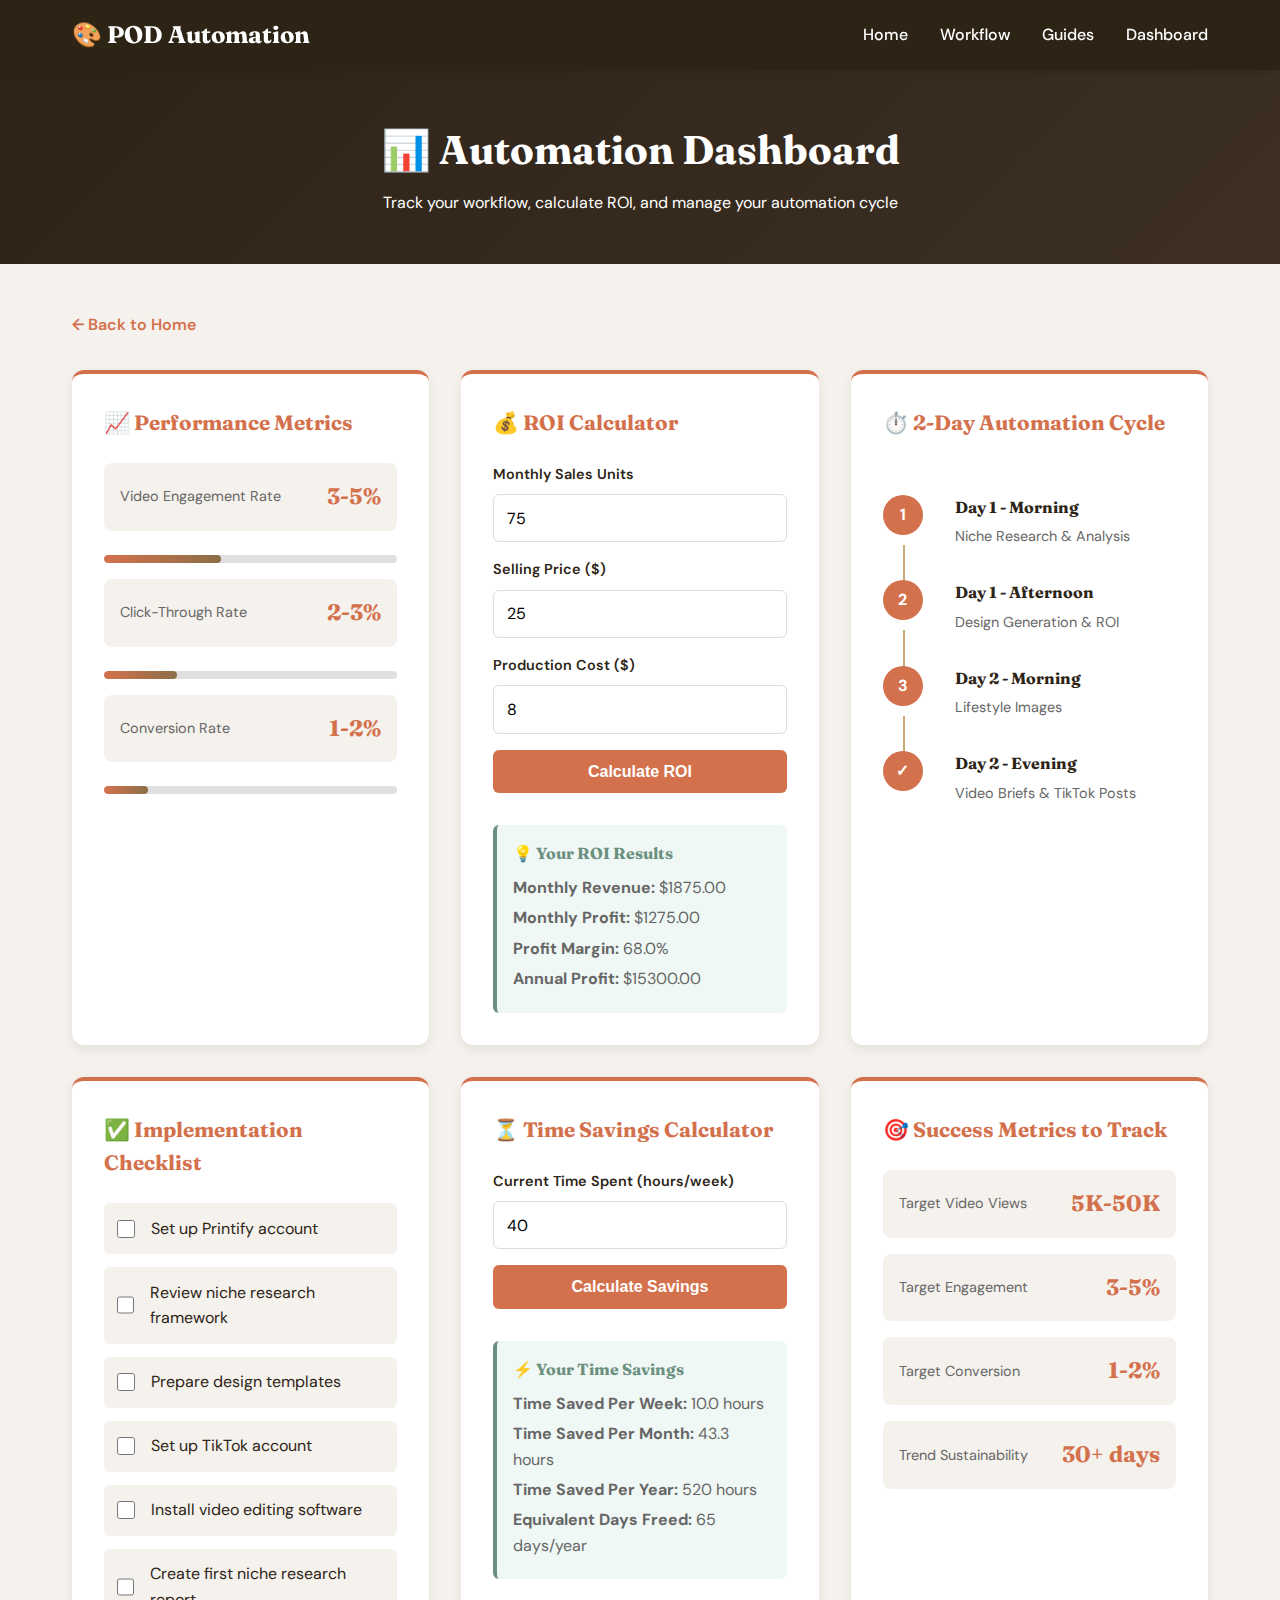
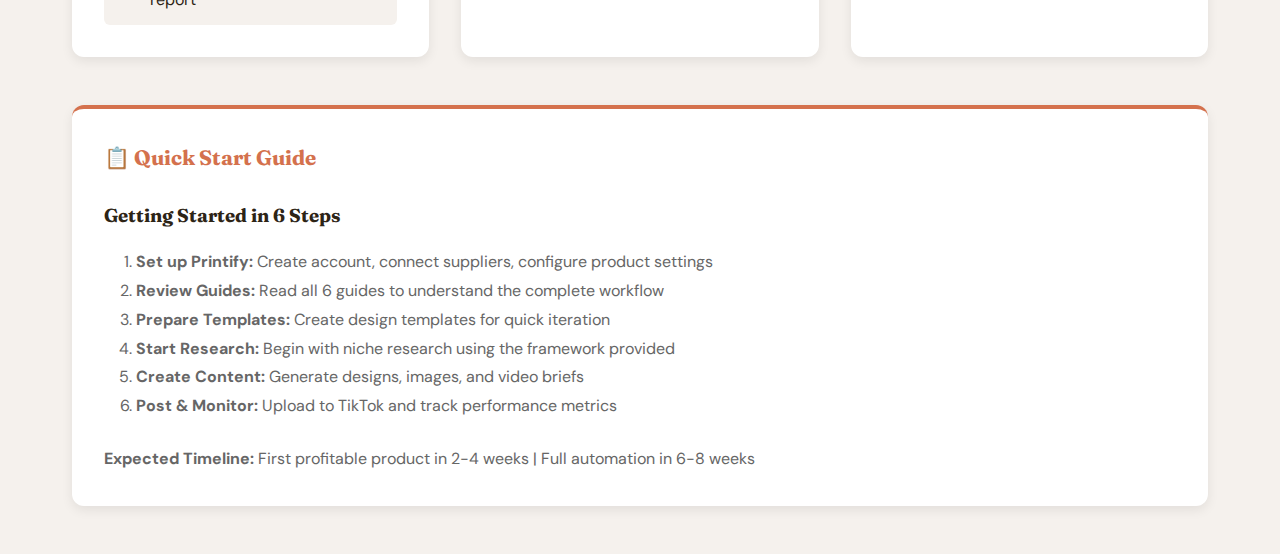
<file: dashboard.html>
<!DOCTYPE html>
<html lang="en">
<head>
    <meta charset="UTF-8">
    <meta name="viewport" content="width=device-width, initial-scale=1.0">
    <title>Dashboard - POD Automation</title>
    <link href="https://fonts.googleapis.com/css2?family=Fraunces:wght@400;600;700&family=DM+Sans:wght@400;500;600;700&display=swap" rel="stylesheet">
    <link rel="stylesheet" href="styles.css">
    <style>
        .dashboard-header {
            background: linear-gradient(135deg, var(--dark) 0%, #3d2f24 100%);
            color: white;
            padding: 3rem 2rem;
            text-align: center;
        }

        .dashboard-header h1 {
            font-family: 'Fraunces', serif;
            font-size: 2.5rem;
            margin-bottom: 0.5rem;
        }

        .dashboard-container {
            max-width: 1200px;
            margin: 0 auto;
            padding: 3rem 2rem;
        }

        .dashboard-grid {
            display: grid;
            grid-template-columns: repeat(auto-fit, minmax(350px, 1fr));
            gap: 2rem;
            margin-bottom: 3rem;
        }

        .dashboard-widget {
            background: white;
            padding: 2rem;
            border-radius: 12px;
            box-shadow: 0 4px 12px rgba(0,0,0,0.08);
            border-top: 4px solid var(--primary);
        }

        .dashboard-widget h2 {
            font-family: 'Fraunces', serif;
            color: var(--primary);
            margin-bottom: 1.5rem;
            font-size: 1.3rem;
        }

        .widget-content {
            display: grid;
            gap: 1rem;
        }

        .metric-row {
            display: flex;
            justify-content: space-between;
            align-items: center;
            padding: 1rem;
            background: var(--light);
            border-radius: 8px;
        }

        .metric-label {
            color: var(--gray);
            font-size: 0.9rem;
        }

        .metric-value {
            font-family: 'Fraunces', serif;
            font-size: 1.4rem;
            font-weight: 700;
            color: var(--primary);
        }

        .progress-bar {
            width: 100%;
            height: 8px;
            background: #e0e0e0;
            border-radius: 4px;
            overflow: hidden;
            margin-top: 0.5rem;
        }

        .progress-fill {
            height: 100%;
            background: linear-gradient(90deg, var(--primary), var(--secondary));
            border-radius: 4px;
            transition: width 0.3s ease;
        }

        .calculator-form {
            display: grid;
            gap: 1rem;
        }

        .form-group {
            display: flex;
            flex-direction: column;
        }

        .form-group label {
            font-weight: 600;
            margin-bottom: 0.5rem;
            color: var(--dark);
            font-size: 0.9rem;
        }

        .form-group input,
        .form-group select {
            padding: 0.8rem;
            border: 1px solid #ddd;
            border-radius: 6px;
            font-family: 'DM Sans', sans-serif;
            font-size: 1rem;
        }

        .form-group input:focus,
        .form-group select:focus {
            outline: none;
            border-color: var(--primary);
            box-shadow: 0 0 0 3px rgba(212, 113, 77, 0.1);
        }

        .calculate-btn {
            background: var(--primary);
            color: white;
            border: none;
            padding: 0.8rem 1.5rem;
            border-radius: 6px;
            font-weight: 600;
            cursor: pointer;
            transition: background 0.3s ease;
            font-size: 1rem;
        }

        .calculate-btn:hover {
            background: #c45a3d;
        }

        .result-box {
            background: #f0f8f5;
            border-left: 4px solid var(--success);
            padding: 1rem;
            border-radius: 6px;
            margin-top: 1rem;
            display: none;
        }

        .result-box.show {
            display: block;
        }

        .result-box h4 {
            color: var(--success);
            margin-bottom: 0.5rem;
            font-family: 'Fraunces', serif;
        }

        .result-box p {
            color: var(--gray);
            margin: 0.3rem 0;
        }

        .checklist {
            display: grid;
            gap: 0.8rem;
        }

        .checklist-item {
            display: flex;
            align-items: center;
            padding: 0.8rem;
            background: var(--light);
            border-radius: 6px;
            cursor: pointer;
            transition: all 0.3s ease;
        }

        .checklist-item:hover {
            background: #e8e0d8;
        }

        .checklist-item input[type="checkbox"] {
            margin-right: 1rem;
            cursor: pointer;
            width: 18px;
            height: 18px;
        }

        .checklist-item.completed {
            opacity: 0.6;
        }

        .checklist-item.completed label {
            text-decoration: line-through;
        }

        .checklist-item label {
            cursor: pointer;
            flex-grow: 1;
            color: var(--dark);
        }

        .timeline-view {
            position: relative;
            padding: 2rem 0;
        }

        .timeline-step {
            display: flex;
            margin-bottom: 2rem;
            position: relative;
        }

        .timeline-step::before {
            content: '';
            position: absolute;
            left: 20px;
            top: 50px;
            width: 2px;
            height: 60px;
            background: var(--accent);
        }

        .timeline-step:last-child::before {
            display: none;
        }

        .step-circle {
            width: 40px;
            height: 40px;
            background: var(--primary);
            border-radius: 50%;
            display: flex;
            align-items: center;
            justify-content: center;
            color: white;
            font-weight: bold;
            flex-shrink: 0;
            position: relative;
            z-index: 1;
        }

        .step-content {
            margin-left: 2rem;
        }

        .step-content h4 {
            font-family: 'Fraunces', serif;
            color: var(--dark);
            margin-bottom: 0.3rem;
        }

        .step-content p {
            color: var(--gray);
            font-size: 0.9rem;
            margin: 0;
        }

        .back-link {
            display: inline-block;
            margin-bottom: 2rem;
            color: var(--primary);
            text-decoration: none;
            font-weight: 600;
        }

        .back-link:hover {
            text-decoration: underline;
        }

        @media (max-width: 768px) {
            .dashboard-grid {
                grid-template-columns: 1fr;
            }

            .dashboard-header h1 {
                font-size: 1.8rem;
            }
        }
    </style>
</head>
<body>
    <!-- Navigation -->
    <nav class="navbar">
        <div class="nav-container">
            <div class="nav-brand">
                <h1>🎨 POD Automation</h1>
            </div>
            <ul class="nav-menu">
                <li><a href="index.html" class="nav-link">Home</a></li>
                <li><a href="index.html#workflow" class="nav-link">Workflow</a></li>
                <li><a href="index.html#guides" class="nav-link">Guides</a></li>
                <li><a href="dashboard.html" class="nav-link">Dashboard</a></li>
            </ul>
        </div>
    </nav>

    <!-- Dashboard Header -->
    <div class="dashboard-header">
        <h1>📊 Automation Dashboard</h1>
        <p>Track your workflow, calculate ROI, and manage your automation cycle</p>
    </div>

    <!-- Dashboard Content -->
    <div class="dashboard-container">
        <a href="index.html" class="back-link">← Back to Home</a>

        <!-- Dashboard Grid -->
        <div class="dashboard-grid">
            <!-- Performance Metrics Widget -->
            <div class="dashboard-widget">
                <h2>📈 Performance Metrics</h2>
                <div class="widget-content">
                    <div class="metric-row">
                        <span class="metric-label">Video Engagement Rate</span>
                        <span class="metric-value">3-5%</span>
                    </div>
                    <div class="progress-bar">
                        <div class="progress-fill" style="width: 40%"></div>
                    </div>
                    
                    <div class="metric-row">
                        <span class="metric-label">Click-Through Rate</span>
                        <span class="metric-value">2-3%</span>
                    </div>
                    <div class="progress-bar">
                        <div class="progress-fill" style="width: 25%"></div>
                    </div>
                    
                    <div class="metric-row">
                        <span class="metric-label">Conversion Rate</span>
                        <span class="metric-value">1-2%</span>
                    </div>
                    <div class="progress-bar">
                        <div class="progress-fill" style="width: 15%"></div>
                    </div>
                </div>
            </div>

            <!-- ROI Calculator Widget -->
            <div class="dashboard-widget">
                <h2>💰 ROI Calculator</h2>
                <div class="calculator-form">
                    <div class="form-group">
                        <label>Monthly Sales Units</label>
                        <input type="number" id="unitsPerMonth" placeholder="e.g., 75" value="75" min="1">
                    </div>
                    <div class="form-group">
                        <label>Selling Price ($)</label>
                        <input type="number" id="sellingPrice" placeholder="e.g., 25" value="25" min="1" step="0.01">
                    </div>
                    <div class="form-group">
                        <label>Production Cost ($)</label>
                        <input type="number" id="productionCost" placeholder="e.g., 8" value="8" min="1" step="0.01">
                    </div>
                    <button class="calculate-btn" onclick="calculateROI()">Calculate ROI</button>
                    
                    <div class="result-box" id="roiResult">
                        <h4>💡 Your ROI Results</h4>
                        <p><strong>Monthly Revenue:</strong> <span id="monthlyRevenue">$0</span></p>
                        <p><strong>Monthly Profit:</strong> <span id="monthlyProfit">$0</span></p>
                        <p><strong>Profit Margin:</strong> <span id="profitMargin">0%</span></p>
                        <p><strong>Annual Profit:</strong> <span id="annualProfit">$0</span></p>
                    </div>
                </div>
            </div>

            <!-- 2-Day Cycle Timeline Widget -->
            <div class="dashboard-widget">
                <h2>⏱️ 2-Day Automation Cycle</h2>
                <div class="timeline-view">
                    <div class="timeline-step">
                        <div class="step-circle">1</div>
                        <div class="step-content">
                            <h4>Day 1 - Morning</h4>
                            <p>Niche Research & Analysis</p>
                        </div>
                    </div>
                    <div class="timeline-step">
                        <div class="step-circle">2</div>
                        <div class="step-content">
                            <h4>Day 1 - Afternoon</h4>
                            <p>Design Generation & ROI</p>
                        </div>
                    </div>
                    <div class="timeline-step">
                        <div class="step-circle">3</div>
                        <div class="step-content">
                            <h4>Day 2 - Morning</h4>
                            <p>Lifestyle Images</p>
                        </div>
                    </div>
                    <div class="timeline-step">
                        <div class="step-circle">✓</div>
                        <div class="step-content">
                            <h4>Day 2 - Evening</h4>
                            <p>Video Briefs & TikTok Posts</p>
                        </div>
                    </div>
                </div>
            </div>

            <!-- Implementation Checklist Widget -->
            <div class="dashboard-widget">
                <h2>✅ Implementation Checklist</h2>
                <div class="checklist">
                    <div class="checklist-item">
                        <input type="checkbox" id="check1" onchange="toggleChecklist(this)">
                        <label for="check1">Set up Printify account</label>
                    </div>
                    <div class="checklist-item">
                        <input type="checkbox" id="check2" onchange="toggleChecklist(this)">
                        <label for="check2">Review niche research framework</label>
                    </div>
                    <div class="checklist-item">
                        <input type="checkbox" id="check3" onchange="toggleChecklist(this)">
                        <label for="check3">Prepare design templates</label>
                    </div>
                    <div class="checklist-item">
                        <input type="checkbox" id="check4" onchange="toggleChecklist(this)">
                        <label for="check4">Set up TikTok account</label>
                    </div>
                    <div class="checklist-item">
                        <input type="checkbox" id="check5" onchange="toggleChecklist(this)">
                        <label for="check5">Install video editing software</label>
                    </div>
                    <div class="checklist-item">
                        <input type="checkbox" id="check6" onchange="toggleChecklist(this)">
                        <label for="check6">Create first niche research report</label>
                    </div>
                </div>
            </div>

            <!-- Time Savings Calculator Widget -->
            <div class="dashboard-widget">
                <h2>⏳ Time Savings Calculator</h2>
                <div class="calculator-form">
                    <div class="form-group">
                        <label>Current Time Spent (hours/week)</label>
                        <input type="number" id="currentTime" placeholder="e.g., 40" value="40" min="1">
                    </div>
                    <button class="calculate-btn" onclick="calculateTimeSavings()">Calculate Savings</button>
                    
                    <div class="result-box" id="timeSavingsResult">
                        <h4>⚡ Your Time Savings</h4>
                        <p><strong>Time Saved Per Week:</strong> <span id="weekSavings">0</span> hours</p>
                        <p><strong>Time Saved Per Month:</strong> <span id="monthSavings">0</span> hours</p>
                        <p><strong>Time Saved Per Year:</strong> <span id="yearSavings">0</span> hours</p>
                        <p><strong>Equivalent Days Freed:</strong> <span id="daysSaved">0</span> days/year</p>
                    </div>
                </div>
            </div>

            <!-- Success Metrics Widget -->
            <div class="dashboard-widget">
                <h2>🎯 Success Metrics to Track</h2>
                <div class="widget-content">
                    <div class="metric-row">
                        <span class="metric-label">Target Video Views</span>
                        <span class="metric-value">5K-50K</span>
                    </div>
                    <div class="metric-row">
                        <span class="metric-label">Target Engagement</span>
                        <span class="metric-value">3-5%</span>
                    </div>
                    <div class="metric-row">
                        <span class="metric-label">Target Conversion</span>
                        <span class="metric-value">1-2%</span>
                    </div>
                    <div class="metric-row">
                        <span class="metric-label">Trend Sustainability</span>
                        <span class="metric-value">30+ days</span>
                    </div>
                </div>
            </div>
        </div>

        <!-- Full Width Section -->
        <div class="dashboard-widget" style="margin-top: 2rem;">
            <h2>📋 Quick Start Guide</h2>
            <div style="color: var(--gray); line-height: 1.8;">
                <h3 style="font-family: 'Fraunces', serif; color: var(--dark); margin-bottom: 1rem;">Getting Started in 6 Steps</h3>
                <ol style="margin-left: 2rem;">
                    <li><strong>Set up Printify:</strong> Create account, connect suppliers, configure product settings</li>
                    <li><strong>Review Guides:</strong> Read all 6 guides to understand the complete workflow</li>
                    <li><strong>Prepare Templates:</strong> Create design templates for quick iteration</li>
                    <li><strong>Start Research:</strong> Begin with niche research using the framework provided</li>
                    <li><strong>Create Content:</strong> Generate designs, images, and video briefs</li>
                    <li><strong>Post & Monitor:</strong> Upload to TikTok and track performance metrics</li>
                </ol>
                <p style="margin-top: 1.5rem;"><strong>Expected Timeline:</strong> First profitable product in 2-4 weeks | Full automation in 6-8 weeks</p>
            </div>
        </div>
    </div>

    <script src="script.js"></script>
    <script>
        function calculateROI() {
            const units = parseFloat(document.getElementById('unitsPerMonth').value) || 0;
            const sellingPrice = parseFloat(document.getElementById('sellingPrice').value) || 0;
            const productionCost = parseFloat(document.getElementById('productionCost').value) || 0;

            const monthlyRevenue = units * sellingPrice;
            const monthlyProfit = units * (sellingPrice - productionCost);
            const profitMargin = sellingPrice > 0 ? ((sellingPrice - productionCost) / sellingPrice * 100).toFixed(1) : 0;
            const annualProfit = monthlyProfit * 12;

            document.getElementById('monthlyRevenue').textContent = '$' + monthlyRevenue.toFixed(2);
            document.getElementById('monthlyProfit').textContent = '$' + monthlyProfit.toFixed(2);
            document.getElementById('profitMargin').textContent = profitMargin + '%';
            document.getElementById('annualProfit').textContent = '$' + annualProfit.toFixed(2);
            
            document.getElementById('roiResult').classList.add('show');
        }

        function calculateTimeSavings() {
            const currentTime = parseFloat(document.getElementById('currentTime').value) || 0;
            const automationSavings = 20; // 20 hours saved per 2-day cycle
            
            const weekSavings = (automationSavings / 2).toFixed(1);
            const monthSavings = (weekSavings * 4.33).toFixed(1);
            const yearSavings = (monthSavings * 12).toFixed(0);
            const daysSaved = (yearSavings / 8).toFixed(0);

            document.getElementById('weekSavings').textContent = weekSavings;
            document.getElementById('monthSavings').textContent = monthSavings;
            document.getElementById('yearSavings').textContent = yearSavings;
            document.getElementById('daysSaved').textContent = daysSaved;
            
            document.getElementById('timeSavingsResult').classList.add('show');
        }

        function toggleChecklist(checkbox) {
            const item = checkbox.closest('.checklist-item');
            if (checkbox.checked) {
                item.classList.add('completed');
            } else {
                item.classList.remove('completed');
            }
        }

        // Auto-calculate on page load
        window.addEventListener('load', () => {
            calculateROI();
            calculateTimeSavings();
        });
    </script>
</body>
</html>
</file>
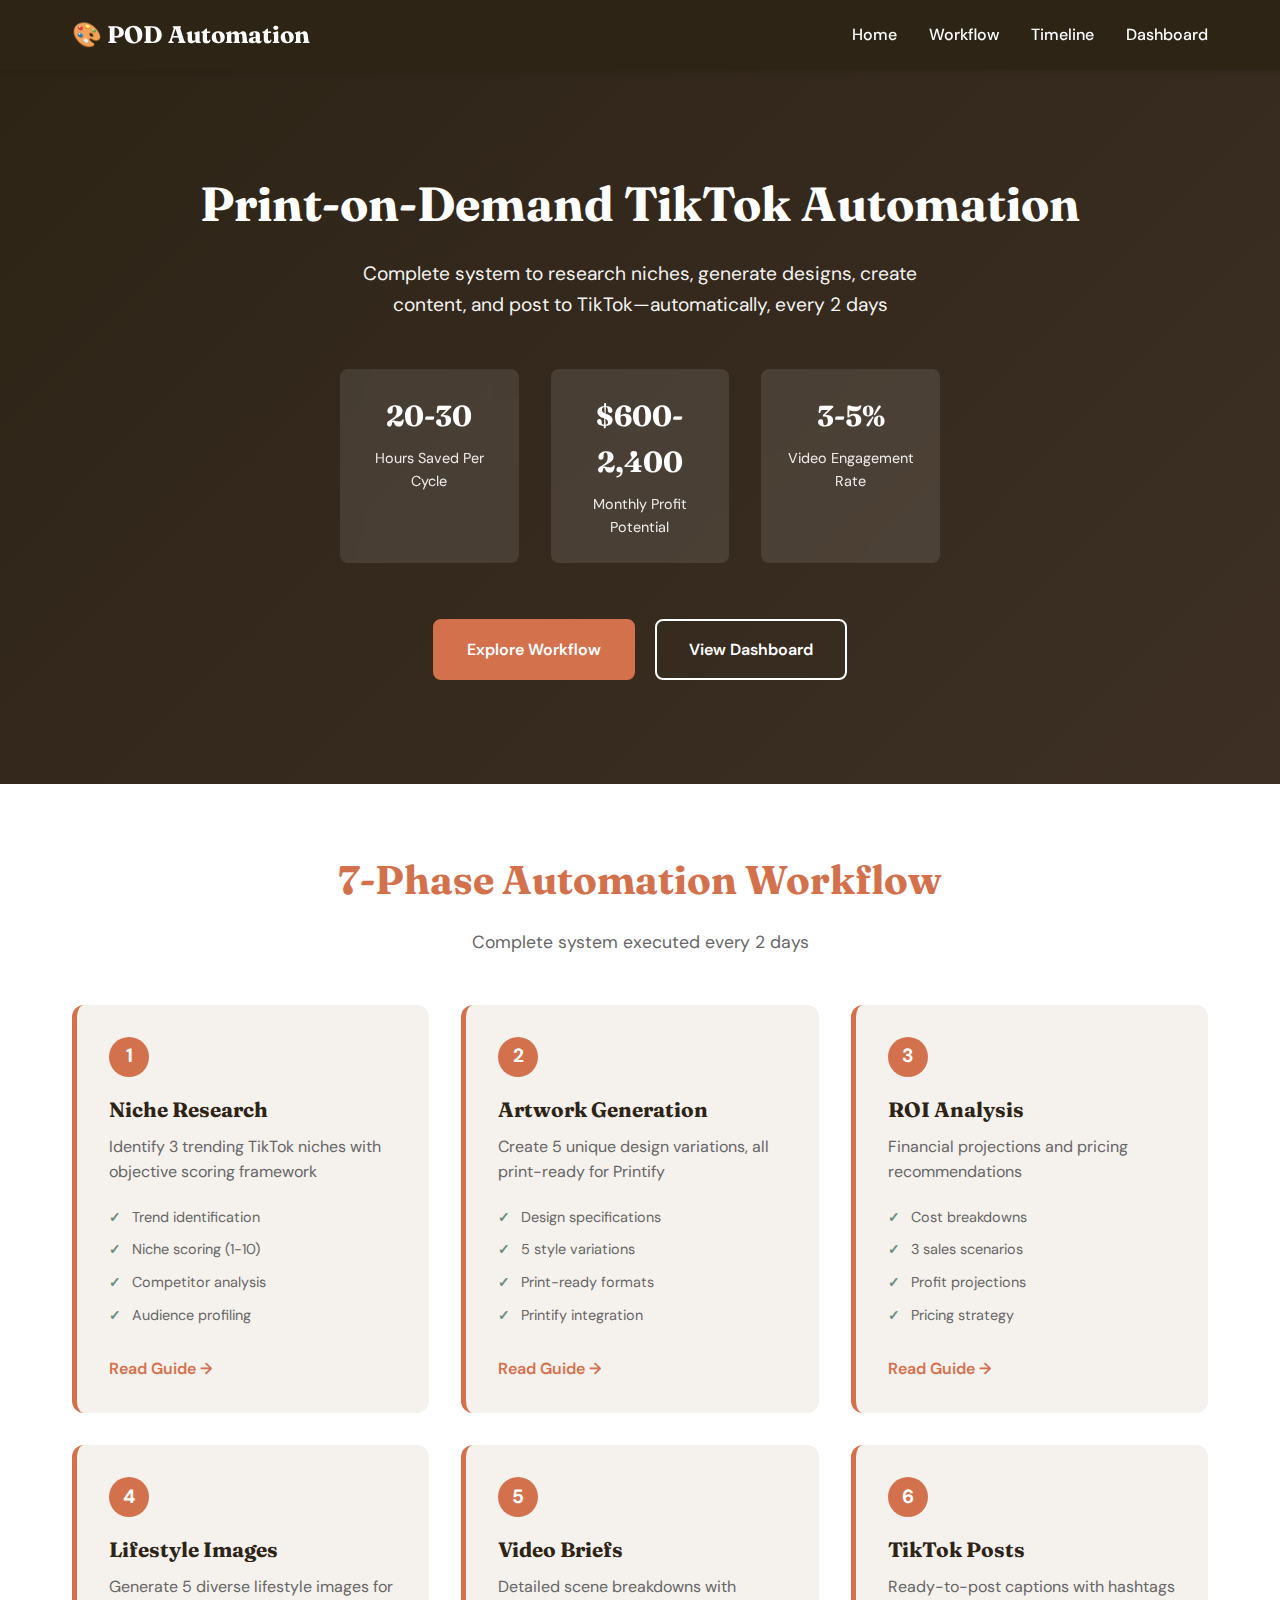
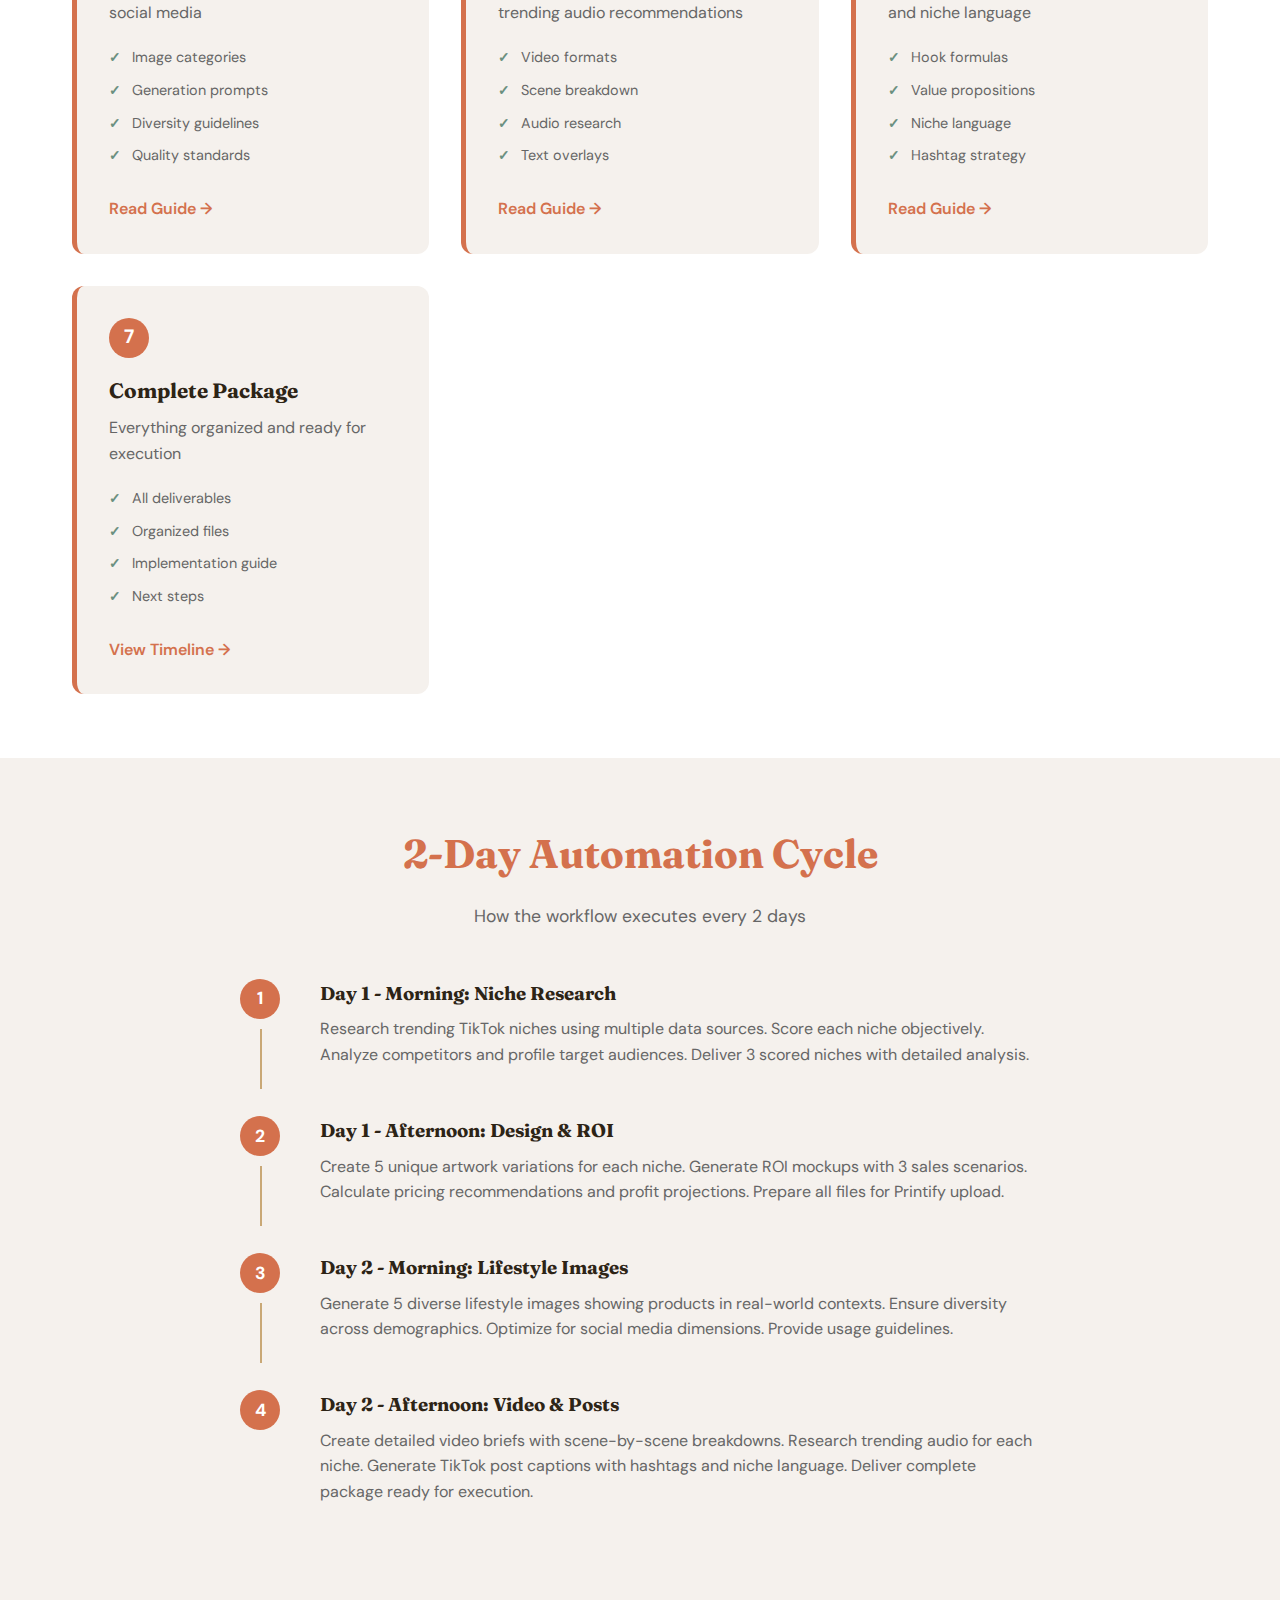
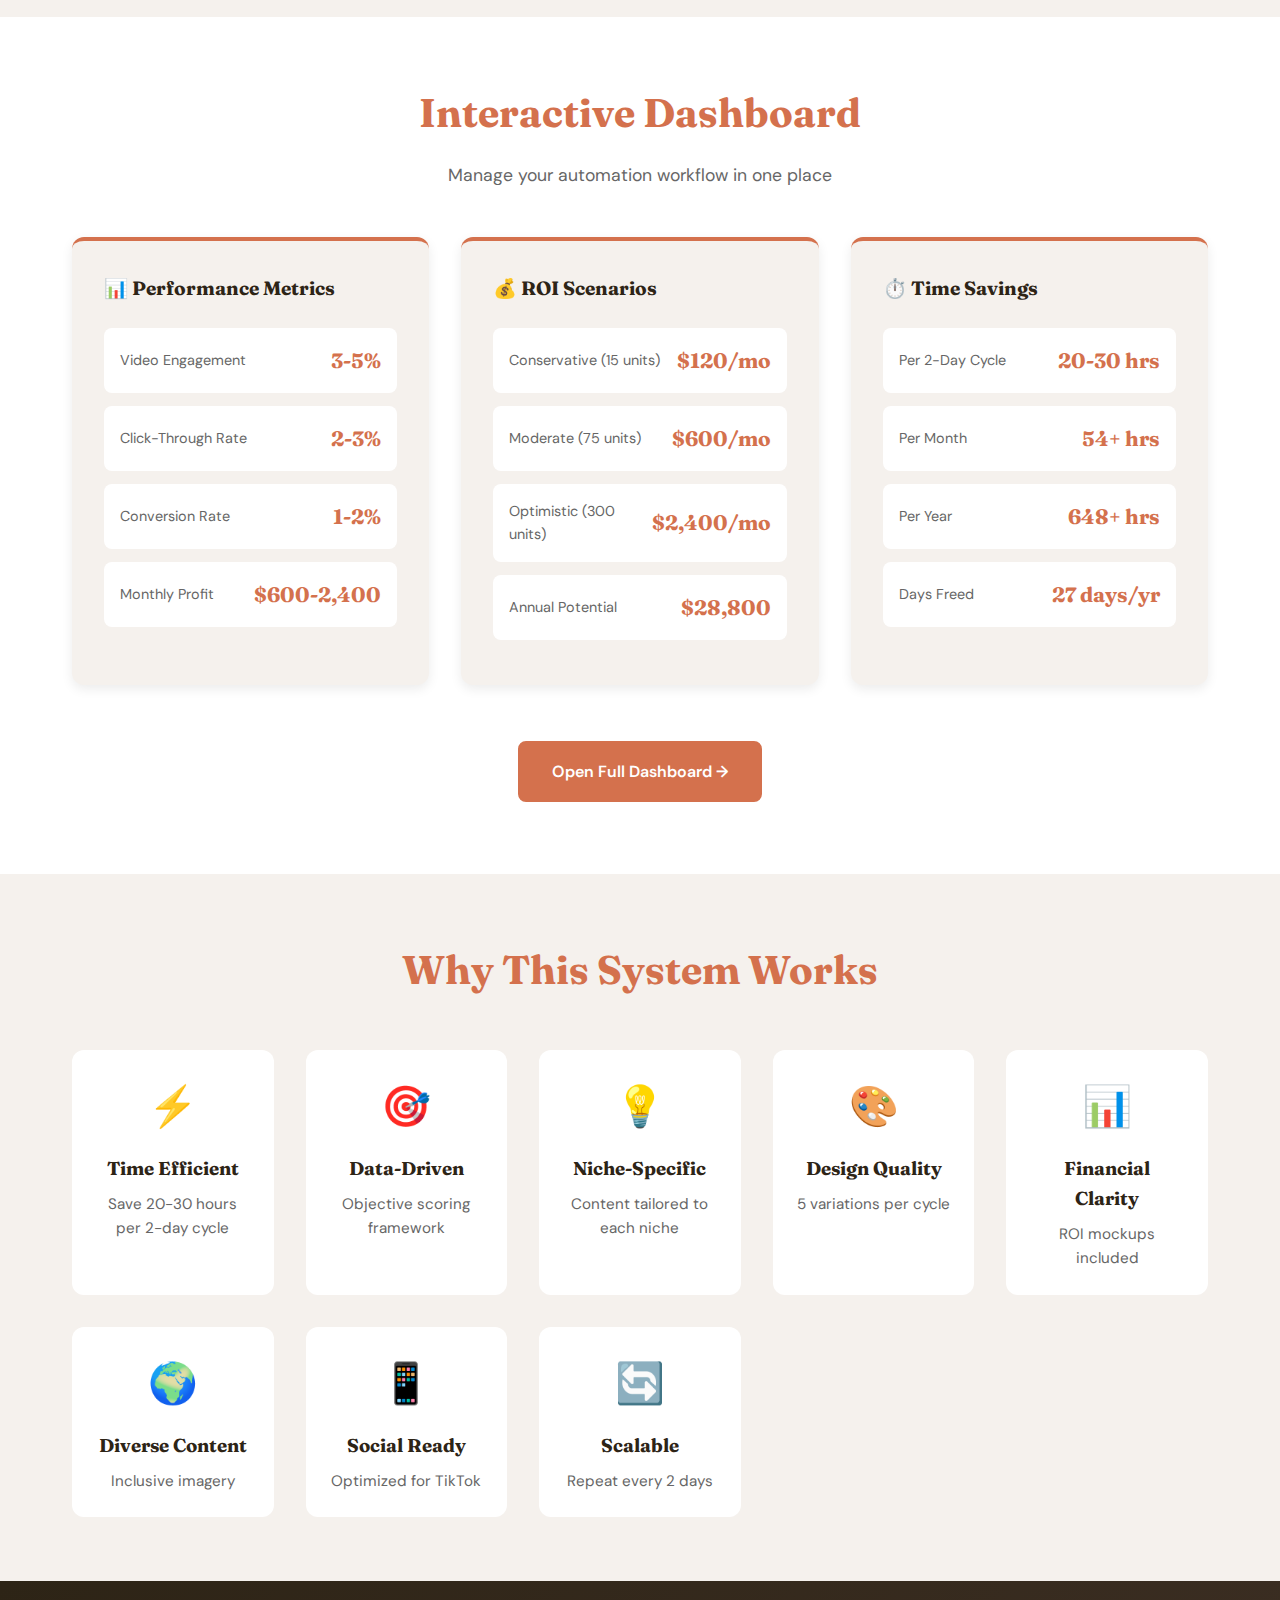
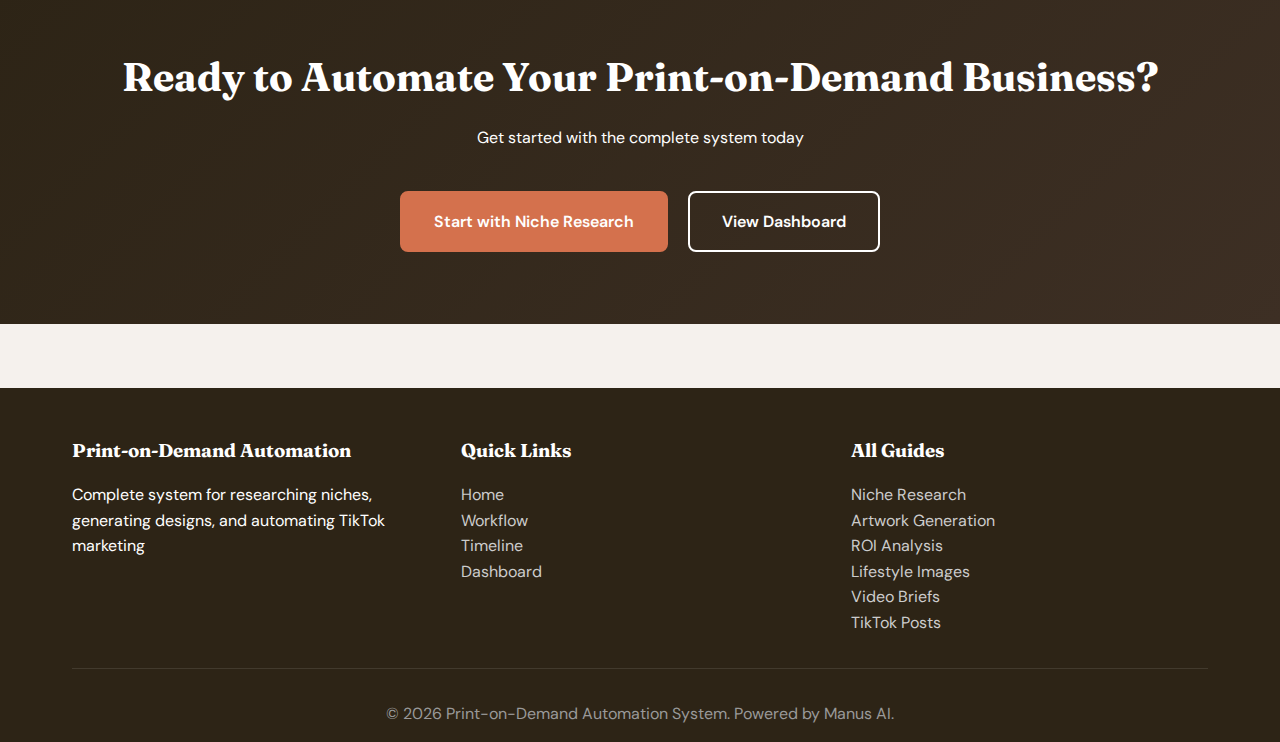
<file: index-enhanced.html>
<!DOCTYPE html>
<html lang="en">
<head>
    <meta charset="UTF-8">
    <meta name="viewport" content="width=device-width, initial-scale=1.0">
    <title>Print-on-Demand TikTok Automation - Complete System</title>
    <link href="https://fonts.googleapis.com/css2?family=Fraunces:wght@400;600;700&family=DM+Sans:wght@400;500;600;700&display=swap" rel="stylesheet">
    <style>
        * {
            margin: 0;
            padding: 0;
            box-sizing: border-box;
        }

        :root {
            --primary: #d4714d;
            --secondary: #8b6f47;
            --accent: #c9a876;
            --dark: #2d2416;
            --light: #f5f1ed;
            --white: #ffffff;
            --gray: #666666;
            --success: #6b9080;
        }

        html {
            scroll-behavior: smooth;
        }

        body {
            font-family: 'DM Sans', sans-serif;
            background-color: var(--light);
            color: var(--dark);
            line-height: 1.6;
        }

        .container {
            max-width: 1200px;
            margin: 0 auto;
            padding: 0 2rem;
        }

        /* Navigation */
        .navbar {
            background: var(--dark);
            color: white;
            padding: 1rem 0;
            position: sticky;
            top: 0;
            z-index: 100;
            box-shadow: 0 2px 8px rgba(0,0,0,0.1);
        }

        .nav-container {
            max-width: 1200px;
            margin: 0 auto;
            padding: 0 2rem;
            display: flex;
            justify-content: space-between;
            align-items: center;
        }

        .nav-brand h1 {
            font-family: 'Fraunces', serif;
            font-size: 1.5rem;
            font-weight: 700;
        }

        .nav-menu {
            display: flex;
            list-style: none;
            gap: 2rem;
        }

        .nav-link {
            color: white;
            text-decoration: none;
            font-weight: 500;
            transition: color 0.3s ease;
        }

        .nav-link:hover {
            color: var(--primary);
        }

        /* Hero Section */
        .hero {
            background: linear-gradient(135deg, var(--dark) 0%, #3d2f24 100%);
            color: white;
            padding: 6rem 2rem;
            text-align: center;
        }

        .hero-content h1 {
            font-family: 'Fraunces', serif;
            font-size: 3rem;
            margin-bottom: 1rem;
            font-weight: 700;
        }

        .hero-content p {
            font-size: 1.2rem;
            margin-bottom: 2rem;
            opacity: 0.95;
            max-width: 600px;
            margin-left: auto;
            margin-right: auto;
        }

        .hero-stats {
            display: grid;
            grid-template-columns: repeat(auto-fit, minmax(150px, 1fr));
            gap: 2rem;
            margin: 3rem 0;
            max-width: 600px;
            margin-left: auto;
            margin-right: auto;
        }

        .stat {
            background: rgba(255,255,255,0.1);
            padding: 1.5rem;
            border-radius: 8px;
            backdrop-filter: blur(10px);
        }

        .stat-value {
            font-family: 'Fraunces', serif;
            font-size: 1.8rem;
            font-weight: 700;
            display: block;
            margin-bottom: 0.5rem;
        }

        .stat-label {
            font-size: 0.9rem;
            opacity: 0.9;
        }

        .cta-button {
            display: inline-block;
            background: var(--primary);
            color: white;
            padding: 1rem 2rem;
            border-radius: 8px;
            text-decoration: none;
            font-weight: 600;
            transition: all 0.3s ease;
            border: 2px solid var(--primary);
            cursor: pointer;
            font-size: 1rem;
            margin: 0.5rem;
        }

        .cta-button:hover {
            background: transparent;
            color: var(--primary);
        }

        .cta-button.secondary {
            background: transparent;
            color: white;
            border-color: white;
        }

        .cta-button.secondary:hover {
            background: white;
            color: var(--dark);
        }

        /* Section Styles */
        section {
            padding: 4rem 2rem;
        }

        section h2 {
            font-family: 'Fraunces', serif;
            font-size: 2.5rem;
            text-align: center;
            margin-bottom: 1rem;
            color: var(--primary);
        }

        .section-subtitle {
            text-align: center;
            color: var(--gray);
            margin-bottom: 3rem;
            font-size: 1.1rem;
        }

        /* Workflow Section */
        .workflow {
            background: white;
        }

        .workflow-grid {
            display: grid;
            grid-template-columns: repeat(auto-fit, minmax(280px, 1fr));
            gap: 2rem;
            margin-top: 3rem;
        }

        .workflow-card {
            background: var(--light);
            padding: 2rem;
            border-radius: 12px;
            border-left: 5px solid var(--primary);
            transition: all 0.3s ease;
            display: flex;
            flex-direction: column;
        }

        .workflow-card:hover {
            transform: translateY(-5px);
            box-shadow: 0 8px 20px rgba(0,0,0,0.1);
        }

        .workflow-number {
            display: inline-flex;
            align-items: center;
            justify-content: center;
            width: 40px;
            height: 40px;
            background: var(--primary);
            color: white;
            border-radius: 50%;
            font-weight: bold;
            font-size: 1.2rem;
            margin-bottom: 1rem;
        }

        .workflow-card h3 {
            font-family: 'Fraunces', serif;
            font-size: 1.3rem;
            margin-bottom: 0.5rem;
            color: var(--dark);
        }

        .workflow-card p {
            color: var(--gray);
            margin-bottom: 1rem;
            flex-grow: 1;
        }

        .workflow-features {
            list-style: none;
            margin-bottom: 1.5rem;
        }

        .workflow-features li {
            padding: 0.3rem 0;
            color: var(--gray);
            font-size: 0.9rem;
        }

        .workflow-features li::before {
            content: "✓ ";
            color: var(--success);
            font-weight: bold;
            margin-right: 0.5rem;
        }

        .guide-link {
            color: var(--primary);
            text-decoration: none;
            font-weight: 600;
            transition: color 0.3s ease;
        }

        .guide-link:hover {
            color: var(--secondary);
            text-decoration: underline;
        }

        /* Timeline Section */
        .timeline {
            background: var(--light);
        }

        .timeline-container {
            max-width: 800px;
            margin: 0 auto;
        }

        .timeline-item {
            display: flex;
            margin-bottom: 2rem;
            position: relative;
            padding-left: 80px;
        }

        .timeline-item::before {
            content: '';
            position: absolute;
            left: 20px;
            top: 50px;
            width: 2px;
            height: 60px;
            background: var(--accent);
        }

        .timeline-item:last-child::before {
            display: none;
        }

        .timeline-marker {
            position: absolute;
            left: 0;
            width: 40px;
            height: 40px;
            background: var(--primary);
            border-radius: 50%;
            display: flex;
            align-items: center;
            justify-content: center;
            color: white;
            font-weight: bold;
            font-size: 1.1rem;
        }

        .timeline-content h3 {
            font-family: 'Fraunces', serif;
            color: var(--dark);
            margin-bottom: 0.5rem;
        }

        .timeline-content p {
            color: var(--gray);
            margin-bottom: 1rem;
        }

        /* Dashboard Section */
        .dashboard {
            background: white;
        }

        .dashboard-preview {
            display: grid;
            grid-template-columns: repeat(auto-fit, minmax(300px, 1fr));
            gap: 2rem;
            margin: 3rem 0;
        }

        .dashboard-card {
            background: var(--light);
            padding: 2rem;
            border-radius: 12px;
            box-shadow: 0 4px 12px rgba(0,0,0,0.08);
            border-top: 4px solid var(--primary);
        }

        .dashboard-card h3 {
            font-family: 'Fraunces', serif;
            color: var(--dark);
            margin-bottom: 1.5rem;
            font-size: 1.2rem;
        }

        .metric {
            display: flex;
            justify-content: space-between;
            align-items: center;
            padding: 1rem;
            background: white;
            border-radius: 8px;
            margin-bottom: 0.8rem;
        }

        .metric-label {
            color: var(--gray);
            font-size: 0.9rem;
        }

        .metric-value {
            font-family: 'Fraunces', serif;
            font-size: 1.3rem;
            font-weight: 700;
            color: var(--primary);
        }

        /* Features Section */
        .features {
            background: var(--light);
        }

        .features-grid {
            display: grid;
            grid-template-columns: repeat(auto-fit, minmax(200px, 1fr));
            gap: 2rem;
            margin-top: 3rem;
        }

        .feature {
            text-align: center;
            padding: 1.5rem;
            background: white;
            border-radius: 12px;
            transition: all 0.3s ease;
        }

        .feature:hover {
            transform: translateY(-5px);
            box-shadow: 0 8px 20px rgba(0,0,0,0.1);
        }

        .feature-icon {
            font-size: 2.5rem;
            margin-bottom: 1rem;
        }

        .feature h3 {
            font-family: 'Fraunces', serif;
            color: var(--dark);
            margin-bottom: 0.5rem;
        }

        .feature p {
            color: var(--gray);
            font-size: 0.95rem;
        }

        /* CTA Section */
        .cta-section {
            background: linear-gradient(135deg, var(--dark) 0%, #3d2f24 100%);
            color: white;
            text-align: center;
        }

        .cta-section h2 {
            color: white;
        }

        .cta-buttons {
            margin-top: 2rem;
        }

        /* Footer */
        .footer {
            background: var(--dark);
            color: white;
            padding: 3rem 2rem 1rem;
            margin-top: 4rem;
        }

        .footer-content {
            display: grid;
            grid-template-columns: repeat(auto-fit, minmax(250px, 1fr));
            gap: 2rem;
            margin-bottom: 2rem;
        }

        .footer-section h3 {
            font-family: 'Fraunces', serif;
            margin-bottom: 1rem;
        }

        .footer-section ul {
            list-style: none;
        }

        .footer-section a {
            color: #ccc;
            text-decoration: none;
            transition: color 0.3s ease;
        }

        .footer-section a:hover {
            color: var(--primary);
        }

        .footer-bottom {
            text-align: center;
            padding-top: 2rem;
            border-top: 1px solid rgba(255,255,255,0.1);
            color: #999;
        }

        @media (max-width: 768px) {
            .nav-menu {
                gap: 1rem;
                font-size: 0.9rem;
            }

            .hero-content h1 {
                font-size: 2rem;
            }

            section h2 {
                font-size: 1.8rem;
            }

            .cta-button {
                padding: 0.8rem 1.5rem;
                font-size: 0.9rem;
            }
        }
    </style>
</head>
<body>
    <!-- Navigation -->
    <nav class="navbar">
        <div class="nav-container">
            <div class="nav-brand">
                <h1>🎨 POD Automation</h1>
            </div>
            <ul class="nav-menu">
                <li><a href="#home" class="nav-link">Home</a></li>
                <li><a href="#workflow" class="nav-link">Workflow</a></li>
                <li><a href="#timeline" class="nav-link">Timeline</a></li>
                <li><a href="#dashboard" class="nav-link">Dashboard</a></li>
            </ul>
        </div>
    </nav>

    <!-- Hero Section -->
    <section id="home" class="hero">
        <div class="hero-content">
            <h1>Print-on-Demand TikTok Automation</h1>
            <p>Complete system to research niches, generate designs, create content, and post to TikTok—automatically, every 2 days</p>
            <div class="hero-stats">
                <div class="stat">
                    <div class="stat-value">20-30</div>
                    <div class="stat-label">Hours Saved Per Cycle</div>
                </div>
                <div class="stat">
                    <div class="stat-value">$600-2,400</div>
                    <div class="stat-label">Monthly Profit Potential</div>
                </div>
                <div class="stat">
                    <div class="stat-value">3-5%</div>
                    <div class="stat-label">Video Engagement Rate</div>
                </div>
            </div>
            <div>
                <a href="#workflow" class="cta-button">Explore Workflow</a>
                <a href="dashboard.html" class="cta-button secondary">View Dashboard</a>
            </div>
        </div>
    </section>

    <!-- Workflow Section -->
    <section id="workflow" class="workflow">
        <div class="container">
            <h2>7-Phase Automation Workflow</h2>
            <p class="section-subtitle">Complete system executed every 2 days</p>
            
            <div class="workflow-grid">
                <div class="workflow-card">
                    <div class="workflow-number">1</div>
                    <h3>Niche Research</h3>
                    <p>Identify 3 trending TikTok niches with objective scoring framework</p>
                    <ul class="workflow-features">
                        <li>Trend identification</li>
                        <li>Niche scoring (1-10)</li>
                        <li>Competitor analysis</li>
                        <li>Audience profiling</li>
                    </ul>
                    <a href="guides/niche-research.html" class="guide-link">Read Guide →</a>
                </div>

                <div class="workflow-card">
                    <div class="workflow-number">2</div>
                    <h3>Artwork Generation</h3>
                    <p>Create 5 unique design variations, all print-ready for Printify</p>
                    <ul class="workflow-features">
                        <li>Design specifications</li>
                        <li>5 style variations</li>
                        <li>Print-ready formats</li>
                        <li>Printify integration</li>
                    </ul>
                    <a href="guides/artwork.html" class="guide-link">Read Guide →</a>
                </div>

                <div class="workflow-card">
                    <div class="workflow-number">3</div>
                    <h3>ROI Analysis</h3>
                    <p>Financial projections and pricing recommendations</p>
                    <ul class="workflow-features">
                        <li>Cost breakdowns</li>
                        <li>3 sales scenarios</li>
                        <li>Profit projections</li>
                        <li>Pricing strategy</li>
                    </ul>
                    <a href="guides/roi.html" class="guide-link">Read Guide →</a>
                </div>

                <div class="workflow-card">
                    <div class="workflow-number">4</div>
                    <h3>Lifestyle Images</h3>
                    <p>Generate 5 diverse lifestyle images for social media</p>
                    <ul class="workflow-features">
                        <li>Image categories</li>
                        <li>Generation prompts</li>
                        <li>Diversity guidelines</li>
                        <li>Quality standards</li>
                    </ul>
                    <a href="guides/lifestyle.html" class="guide-link">Read Guide →</a>
                </div>

                <div class="workflow-card">
                    <div class="workflow-number">5</div>
                    <h3>Video Briefs</h3>
                    <p>Detailed scene breakdowns with trending audio recommendations</p>
                    <ul class="workflow-features">
                        <li>Video formats</li>
                        <li>Scene breakdown</li>
                        <li>Audio research</li>
                        <li>Text overlays</li>
                    </ul>
                    <a href="guides/video.html" class="guide-link">Read Guide →</a>
                </div>

                <div class="workflow-card">
                    <div class="workflow-number">6</div>
                    <h3>TikTok Posts</h3>
                    <p>Ready-to-post captions with hashtags and niche language</p>
                    <ul class="workflow-features">
                        <li>Hook formulas</li>
                        <li>Value propositions</li>
                        <li>Niche language</li>
                        <li>Hashtag strategy</li>
                    </ul>
                    <a href="guides/tiktok.html" class="guide-link">Read Guide →</a>
                </div>

                <div class="workflow-card">
                    <div class="workflow-number">7</div>
                    <h3>Complete Package</h3>
                    <p>Everything organized and ready for execution</p>
                    <ul class="workflow-features">
                        <li>All deliverables</li>
                        <li>Organized files</li>
                        <li>Implementation guide</li>
                        <li>Next steps</li>
                    </ul>
                    <a href="#timeline" class="guide-link">View Timeline →</a>
                </div>
            </div>
        </div>
    </section>

    <!-- Timeline Section -->
    <section id="timeline" class="timeline">
        <div class="container">
            <h2>2-Day Automation Cycle</h2>
            <p class="section-subtitle">How the workflow executes every 2 days</p>
            
            <div class="timeline-container">
                <div class="timeline-item">
                    <div class="timeline-marker">1</div>
                    <div class="timeline-content">
                        <h3>Day 1 - Morning: Niche Research</h3>
                        <p>Research trending TikTok niches using multiple data sources. Score each niche objectively. Analyze competitors and profile target audiences. Deliver 3 scored niches with detailed analysis.</p>
                    </div>
                </div>

                <div class="timeline-item">
                    <div class="timeline-marker">2</div>
                    <div class="timeline-content">
                        <h3>Day 1 - Afternoon: Design & ROI</h3>
                        <p>Create 5 unique artwork variations for each niche. Generate ROI mockups with 3 sales scenarios. Calculate pricing recommendations and profit projections. Prepare all files for Printify upload.</p>
                    </div>
                </div>

                <div class="timeline-item">
                    <div class="timeline-marker">3</div>
                    <div class="timeline-content">
                        <h3>Day 2 - Morning: Lifestyle Images</h3>
                        <p>Generate 5 diverse lifestyle images showing products in real-world contexts. Ensure diversity across demographics. Optimize for social media dimensions. Provide usage guidelines.</p>
                    </div>
                </div>

                <div class="timeline-item">
                    <div class="timeline-marker">4</div>
                    <div class="timeline-content">
                        <h3>Day 2 - Afternoon: Video & Posts</h3>
                        <p>Create detailed video briefs with scene-by-scene breakdowns. Research trending audio for each niche. Generate TikTok post captions with hashtags and niche language. Deliver complete package ready for execution.</p>
                    </div>
                </div>
            </div>
        </div>
    </section>

    <!-- Dashboard Preview Section -->
    <section id="dashboard" class="dashboard">
        <div class="container">
            <h2>Interactive Dashboard</h2>
            <p class="section-subtitle">Manage your automation workflow in one place</p>
            
            <div class="dashboard-preview">
                <div class="dashboard-card">
                    <h3>📊 Performance Metrics</h3>
                    <div class="metric">
                        <span class="metric-label">Video Engagement</span>
                        <span class="metric-value">3-5%</span>
                    </div>
                    <div class="metric">
                        <span class="metric-label">Click-Through Rate</span>
                        <span class="metric-value">2-3%</span>
                    </div>
                    <div class="metric">
                        <span class="metric-label">Conversion Rate</span>
                        <span class="metric-value">1-2%</span>
                    </div>
                    <div class="metric">
                        <span class="metric-label">Monthly Profit</span>
                        <span class="metric-value">$600-2,400</span>
                    </div>
                </div>

                <div class="dashboard-card">
                    <h3>💰 ROI Scenarios</h3>
                    <div class="metric">
                        <span class="metric-label">Conservative (15 units)</span>
                        <span class="metric-value">$120/mo</span>
                    </div>
                    <div class="metric">
                        <span class="metric-label">Moderate (75 units)</span>
                        <span class="metric-value">$600/mo</span>
                    </div>
                    <div class="metric">
                        <span class="metric-label">Optimistic (300 units)</span>
                        <span class="metric-value">$2,400/mo</span>
                    </div>
                    <div class="metric">
                        <span class="metric-label">Annual Potential</span>
                        <span class="metric-value">$28,800</span>
                    </div>
                </div>

                <div class="dashboard-card">
                    <h3>⏱️ Time Savings</h3>
                    <div class="metric">
                        <span class="metric-label">Per 2-Day Cycle</span>
                        <span class="metric-value">20-30 hrs</span>
                    </div>
                    <div class="metric">
                        <span class="metric-label">Per Month</span>
                        <span class="metric-value">54+ hrs</span>
                    </div>
                    <div class="metric">
                        <span class="metric-label">Per Year</span>
                        <span class="metric-value">648+ hrs</span>
                    </div>
                    <div class="metric">
                        <span class="metric-label">Days Freed</span>
                        <span class="metric-value">27 days/yr</span>
                    </div>
                </div>
            </div>

            <div style="text-align: center; margin-top: 2rem;">
                <a href="dashboard.html" class="cta-button">Open Full Dashboard →</a>
            </div>
        </div>
    </section>

    <!-- Features Section -->
    <section class="features">
        <div class="container">
            <h2>Why This System Works</h2>
            
            <div class="features-grid">
                <div class="feature">
                    <div class="feature-icon">⚡</div>
                    <h3>Time Efficient</h3>
                    <p>Save 20-30 hours per 2-day cycle</p>
                </div>
                <div class="feature">
                    <div class="feature-icon">🎯</div>
                    <h3>Data-Driven</h3>
                    <p>Objective scoring framework</p>
                </div>
                <div class="feature">
                    <div class="feature-icon">💡</div>
                    <h3>Niche-Specific</h3>
                    <p>Content tailored to each niche</p>
                </div>
                <div class="feature">
                    <div class="feature-icon">🎨</div>
                    <h3>Design Quality</h3>
                    <p>5 variations per cycle</p>
                </div>
                <div class="feature">
                    <div class="feature-icon">📊</div>
                    <h3>Financial Clarity</h3>
                    <p>ROI mockups included</p>
                </div>
                <div class="feature">
                    <div class="feature-icon">🌍</div>
                    <h3>Diverse Content</h3>
                    <p>Inclusive imagery</p>
                </div>
                <div class="feature">
                    <div class="feature-icon">📱</div>
                    <h3>Social Ready</h3>
                    <p>Optimized for TikTok</p>
                </div>
                <div class="feature">
                    <div class="feature-icon">🔄</div>
                    <h3>Scalable</h3>
                    <p>Repeat every 2 days</p>
                </div>
            </div>
        </div>
    </section>

    <!-- CTA Section -->
    <section class="cta-section">
        <div class="container">
            <h2>Ready to Automate Your Print-on-Demand Business?</h2>
            <p>Get started with the complete system today</p>
            <div class="cta-buttons">
                <a href="guides/niche-research.html" class="cta-button">Start with Niche Research</a>
                <a href="dashboard.html" class="cta-button secondary">View Dashboard</a>
            </div>
        </div>
    </section>

    <!-- Footer -->
    <footer class="footer">
        <div class="container">
            <div class="footer-content">
                <div class="footer-section">
                    <h3>Print-on-Demand Automation</h3>
                    <p>Complete system for researching niches, generating designs, and automating TikTok marketing</p>
                </div>
                <div class="footer-section">
                    <h3>Quick Links</h3>
                    <ul>
                        <li><a href="#home">Home</a></li>
                        <li><a href="#workflow">Workflow</a></li>
                        <li><a href="#timeline">Timeline</a></li>
                        <li><a href="dashboard.html">Dashboard</a></li>
                    </ul>
                </div>
                <div class="footer-section">
                    <h3>All Guides</h3>
                    <ul>
                        <li><a href="guides/niche-research.html">Niche Research</a></li>
                        <li><a href="guides/artwork.html">Artwork Generation</a></li>
                        <li><a href="guides/roi.html">ROI Analysis</a></li>
                        <li><a href="guides/lifestyle.html">Lifestyle Images</a></li>
                        <li><a href="guides/video.html">Video Briefs</a></li>
                        <li><a href="guides/tiktok.html">TikTok Posts</a></li>
                    </ul>
                </div>
            </div>
            <div class="footer-bottom">
                <p>&copy; 2026 Print-on-Demand Automation System. Powered by Manus AI.</p>
            </div>
        </div>
    </footer>
</body>
</html>
</file>
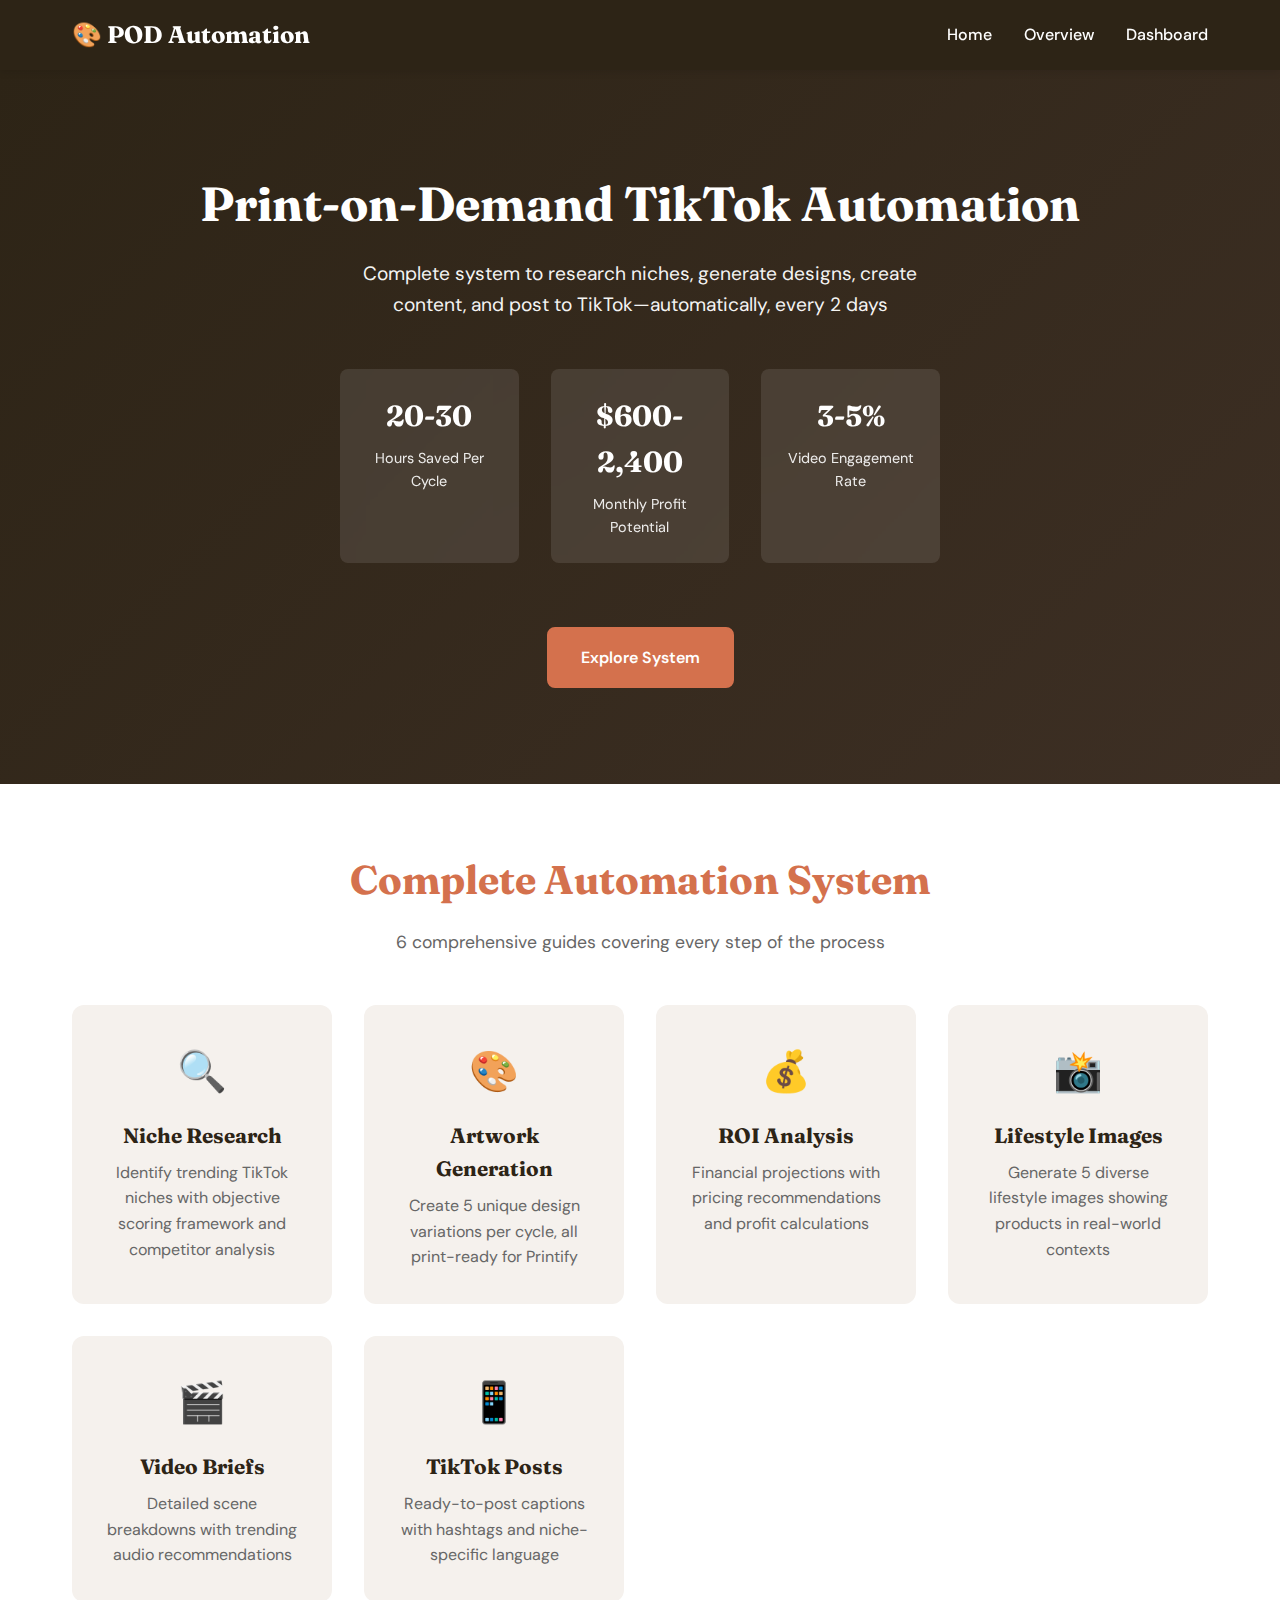
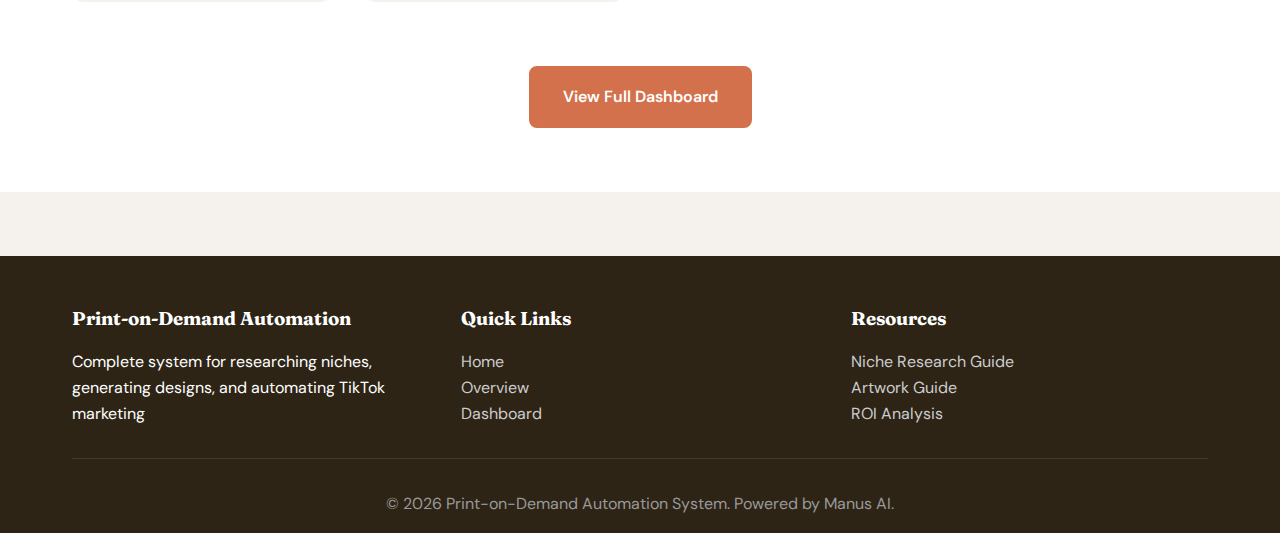
<file: index-test.html>
<!DOCTYPE html>
<html lang="en">
<head>
    <meta charset="UTF-8">
    <meta name="viewport" content="width=device-width, initial-scale=1.0">
    <title>Print-on-Demand TikTok Automation - Complete System</title>
    <link href="https://fonts.googleapis.com/css2?family=Fraunces:wght@400;600;700&family=DM+Sans:wght@400;500;600;700&display=swap" rel="stylesheet">
    <style>
        * {
            margin: 0;
            padding: 0;
            box-sizing: border-box;
        }

        :root {
            --primary: #d4714d;
            --secondary: #8b6f47;
            --accent: #c9a876;
            --dark: #2d2416;
            --light: #f5f1ed;
            --white: #ffffff;
            --gray: #666666;
        }

        html {
            scroll-behavior: smooth;
        }

        body {
            font-family: 'DM Sans', sans-serif;
            background-color: var(--light);
            color: var(--dark);
            line-height: 1.6;
        }

        .container {
            max-width: 1200px;
            margin: 0 auto;
            padding: 0 2rem;
        }

        /* Navigation */
        .navbar {
            background: var(--dark);
            color: white;
            padding: 1rem 0;
            position: sticky;
            top: 0;
            z-index: 100;
            box-shadow: 0 2px 8px rgba(0,0,0,0.1);
        }

        .nav-container {
            max-width: 1200px;
            margin: 0 auto;
            padding: 0 2rem;
            display: flex;
            justify-content: space-between;
            align-items: center;
        }

        .nav-brand h1 {
            font-family: 'Fraunces', serif;
            font-size: 1.5rem;
            font-weight: 700;
        }

        .nav-menu {
            display: flex;
            list-style: none;
            gap: 2rem;
        }

        .nav-link {
            color: white;
            text-decoration: none;
            font-weight: 500;
            transition: color 0.3s ease;
        }

        .nav-link:hover {
            color: var(--primary);
        }

        /* Hero Section */
        .hero {
            background: linear-gradient(135deg, var(--dark) 0%, #3d2f24 100%);
            color: white;
            padding: 6rem 2rem;
            text-align: center;
        }

        .hero-content h1 {
            font-family: 'Fraunces', serif;
            font-size: 3rem;
            margin-bottom: 1rem;
            font-weight: 700;
        }

        .hero-content p {
            font-size: 1.2rem;
            margin-bottom: 2rem;
            opacity: 0.95;
            max-width: 600px;
            margin-left: auto;
            margin-right: auto;
        }

        .hero-stats {
            display: grid;
            grid-template-columns: repeat(auto-fit, minmax(150px, 1fr));
            gap: 2rem;
            margin: 3rem 0;
            max-width: 600px;
            margin-left: auto;
            margin-right: auto;
        }

        .stat {
            background: rgba(255,255,255,0.1);
            padding: 1.5rem;
            border-radius: 8px;
            backdrop-filter: blur(10px);
        }

        .stat-value {
            font-family: 'Fraunces', serif;
            font-size: 1.8rem;
            font-weight: 700;
            display: block;
            margin-bottom: 0.5rem;
        }

        .stat-label {
            font-size: 0.9rem;
            opacity: 0.9;
        }

        .cta-button {
            display: inline-block;
            background: var(--primary);
            color: white;
            padding: 1rem 2rem;
            border-radius: 8px;
            text-decoration: none;
            font-weight: 600;
            transition: all 0.3s ease;
            border: 2px solid var(--primary);
            cursor: pointer;
            font-size: 1rem;
            margin-top: 1rem;
        }

        .cta-button:hover {
            background: transparent;
            color: var(--primary);
        }

        /* Overview Section */
        .overview {
            padding: 4rem 2rem;
            background: white;
        }

        .overview h2 {
            font-family: 'Fraunces', serif;
            font-size: 2.5rem;
            text-align: center;
            margin-bottom: 1rem;
            color: var(--primary);
        }

        .section-subtitle {
            text-align: center;
            color: var(--gray);
            margin-bottom: 3rem;
            font-size: 1.1rem;
        }

        .overview-grid {
            display: grid;
            grid-template-columns: repeat(auto-fit, minmax(250px, 1fr));
            gap: 2rem;
        }

        .overview-card {
            background: var(--light);
            padding: 2rem;
            border-radius: 12px;
            text-align: center;
            transition: all 0.3s ease;
            border: 2px solid transparent;
        }

        .overview-card:hover {
            border-color: var(--primary);
            transform: translateY(-5px);
            box-shadow: 0 8px 20px rgba(0,0,0,0.1);
        }

        .card-icon {
            font-size: 2.5rem;
            margin-bottom: 1rem;
        }

        .overview-card h3 {
            font-family: 'Fraunces', serif;
            font-size: 1.3rem;
            margin-bottom: 0.5rem;
            color: var(--dark);
        }

        .overview-card p {
            color: var(--gray);
            line-height: 1.6;
        }

        /* Footer */
        .footer {
            background: var(--dark);
            color: white;
            padding: 3rem 2rem 1rem;
            margin-top: 4rem;
        }

        .footer-content {
            display: grid;
            grid-template-columns: repeat(auto-fit, minmax(250px, 1fr));
            gap: 2rem;
            margin-bottom: 2rem;
        }

        .footer-section h3 {
            font-family: 'Fraunces', serif;
            margin-bottom: 1rem;
        }

        .footer-section ul {
            list-style: none;
        }

        .footer-section a {
            color: #ccc;
            text-decoration: none;
            transition: color 0.3s ease;
        }

        .footer-section a:hover {
            color: var(--primary);
        }

        .footer-bottom {
            text-align: center;
            padding-top: 2rem;
            border-top: 1px solid rgba(255,255,255,0.1);
            color: #999;
        }

        @media (max-width: 768px) {
            .nav-menu {
                gap: 1rem;
                font-size: 0.9rem;
            }

            .hero-content h1 {
                font-size: 2rem;
            }

            .overview h2 {
                font-size: 1.8rem;
            }
        }
    </style>
</head>
<body>
    <!-- Navigation -->
    <nav class="navbar">
        <div class="nav-container">
            <div class="nav-brand">
                <h1>🎨 POD Automation</h1>
            </div>
            <ul class="nav-menu">
                <li><a href="#home" class="nav-link">Home</a></li>
                <li><a href="#overview" class="nav-link">Overview</a></li>
                <li><a href="dashboard.html" class="nav-link">Dashboard</a></li>
            </ul>
        </div>
    </nav>

    <!-- Hero Section -->
    <section id="home" class="hero">
        <div class="hero-content">
            <h1>Print-on-Demand TikTok Automation</h1>
            <p>Complete system to research niches, generate designs, create content, and post to TikTok—automatically, every 2 days</p>
            <div class="hero-stats">
                <div class="stat">
                    <div class="stat-value">20-30</div>
                    <div class="stat-label">Hours Saved Per Cycle</div>
                </div>
                <div class="stat">
                    <div class="stat-value">$600-2,400</div>
                    <div class="stat-label">Monthly Profit Potential</div>
                </div>
                <div class="stat">
                    <div class="stat-value">3-5%</div>
                    <div class="stat-label">Video Engagement Rate</div>
                </div>
            </div>
            <a href="#overview" class="cta-button">Explore System</a>
        </div>
    </section>

    <!-- Overview Section -->
    <section id="overview" class="overview">
        <div class="container">
            <h2>Complete Automation System</h2>
            <p class="section-subtitle">6 comprehensive guides covering every step of the process</p>
            
            <div class="overview-grid">
                <div class="overview-card">
                    <div class="card-icon">🔍</div>
                    <h3>Niche Research</h3>
                    <p>Identify trending TikTok niches with objective scoring framework and competitor analysis</p>
                </div>

                <div class="overview-card">
                    <div class="card-icon">🎨</div>
                    <h3>Artwork Generation</h3>
                    <p>Create 5 unique design variations per cycle, all print-ready for Printify</p>
                </div>

                <div class="overview-card">
                    <div class="card-icon">💰</div>
                    <h3>ROI Analysis</h3>
                    <p>Financial projections with pricing recommendations and profit calculations</p>
                </div>

                <div class="overview-card">
                    <div class="card-icon">📸</div>
                    <h3>Lifestyle Images</h3>
                    <p>Generate 5 diverse lifestyle images showing products in real-world contexts</p>
                </div>

                <div class="overview-card">
                    <div class="card-icon">🎬</div>
                    <h3>Video Briefs</h3>
                    <p>Detailed scene breakdowns with trending audio recommendations</p>
                </div>

                <div class="overview-card">
                    <div class="card-icon">📱</div>
                    <h3>TikTok Posts</h3>
                    <p>Ready-to-post captions with hashtags and niche-specific language</p>
                </div>
            </div>

            <div style="text-align: center; margin-top: 3rem;">
                <a href="dashboard.html" class="cta-button">View Full Dashboard</a>
            </div>
        </div>
    </section>

    <!-- Footer -->
    <footer id="contact" class="footer">
        <div class="container">
            <div class="footer-content">
                <div class="footer-section">
                    <h3>Print-on-Demand Automation</h3>
                    <p>Complete system for researching niches, generating designs, and automating TikTok marketing</p>
                </div>
                <div class="footer-section">
                    <h3>Quick Links</h3>
                    <ul>
                        <li><a href="#home">Home</a></li>
                        <li><a href="#overview">Overview</a></li>
                        <li><a href="dashboard.html">Dashboard</a></li>
                    </ul>
                </div>
                <div class="footer-section">
                    <h3>Resources</h3>
                    <ul>
                        <li><a href="guides/niche-research.html">Niche Research Guide</a></li>
                        <li><a href="guides/artwork.html">Artwork Guide</a></li>
                        <li><a href="guides/roi.html">ROI Analysis</a></li>
                    </ul>
                </div>
            </div>
            <div class="footer-bottom">
                <p>&copy; 2026 Print-on-Demand Automation System. Powered by Manus AI.</p>
            </div>
        </div>
    </footer>
</body>
</html>
</file>
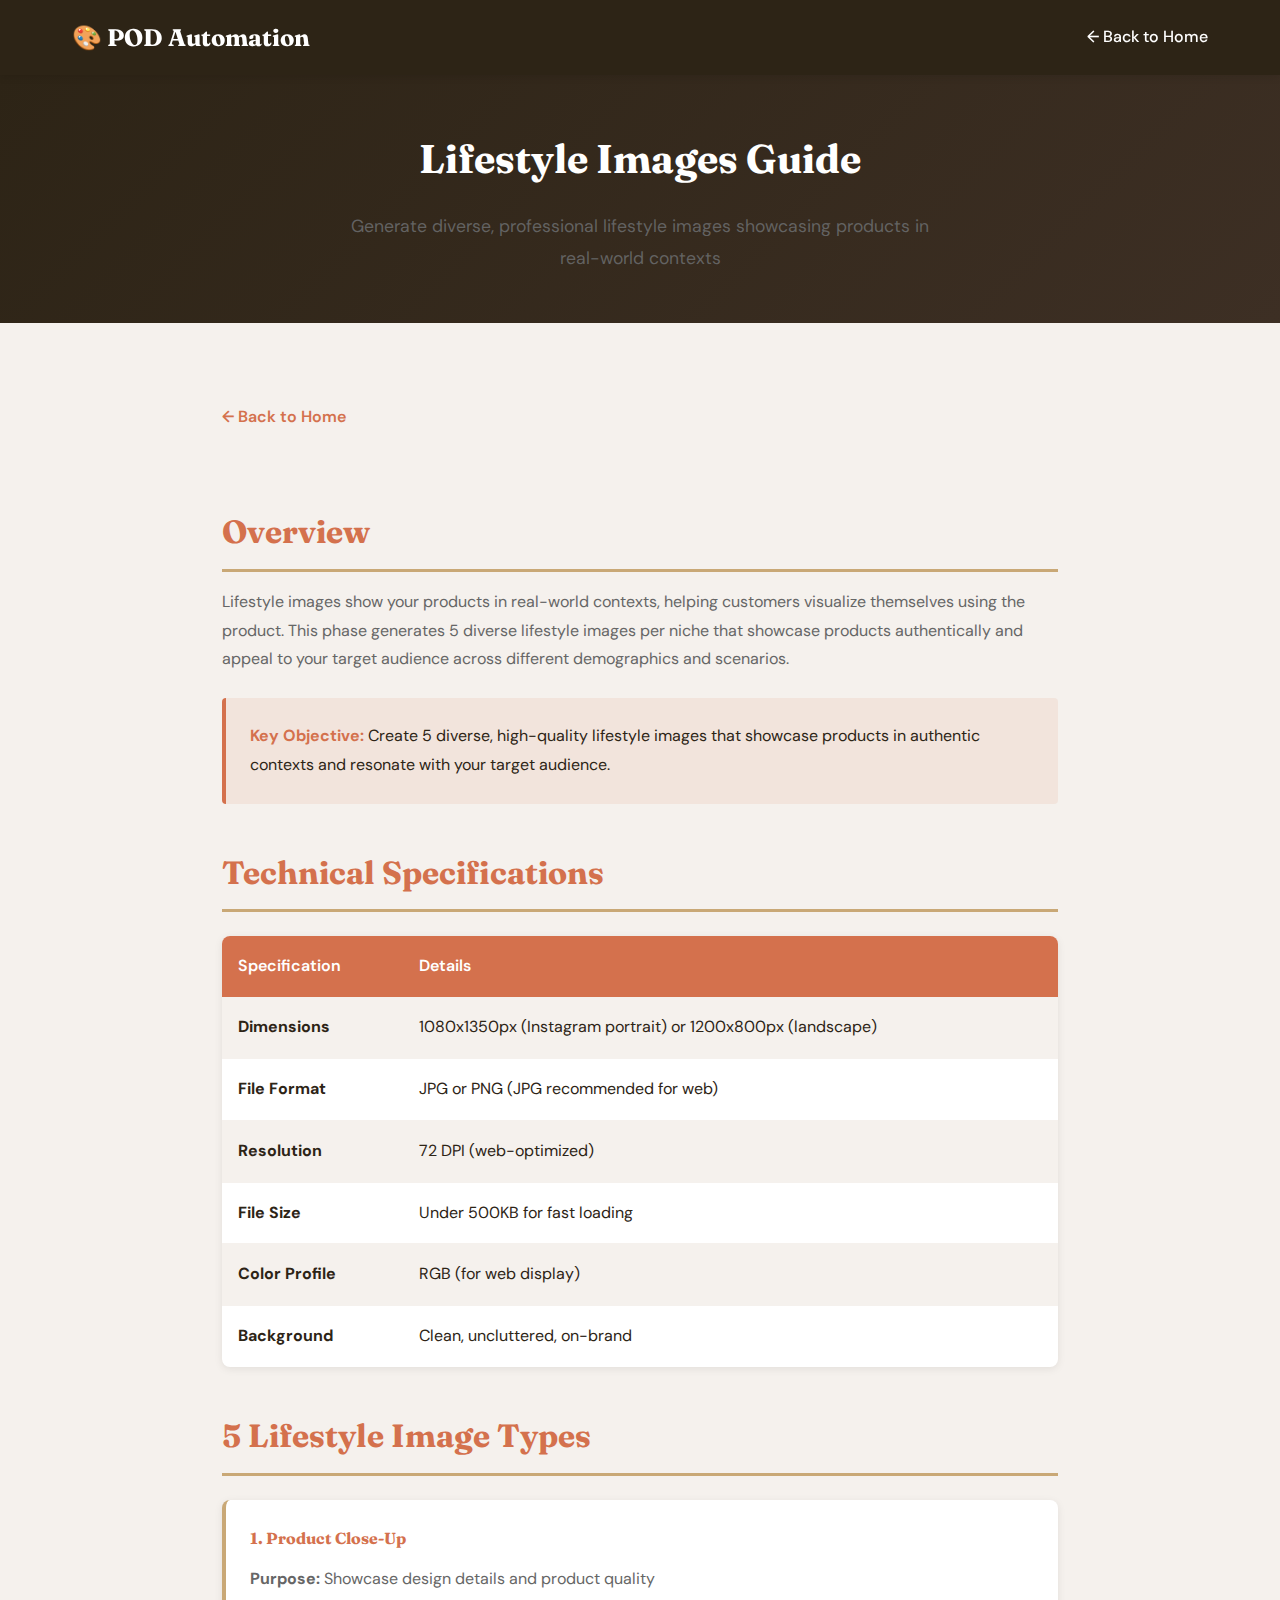
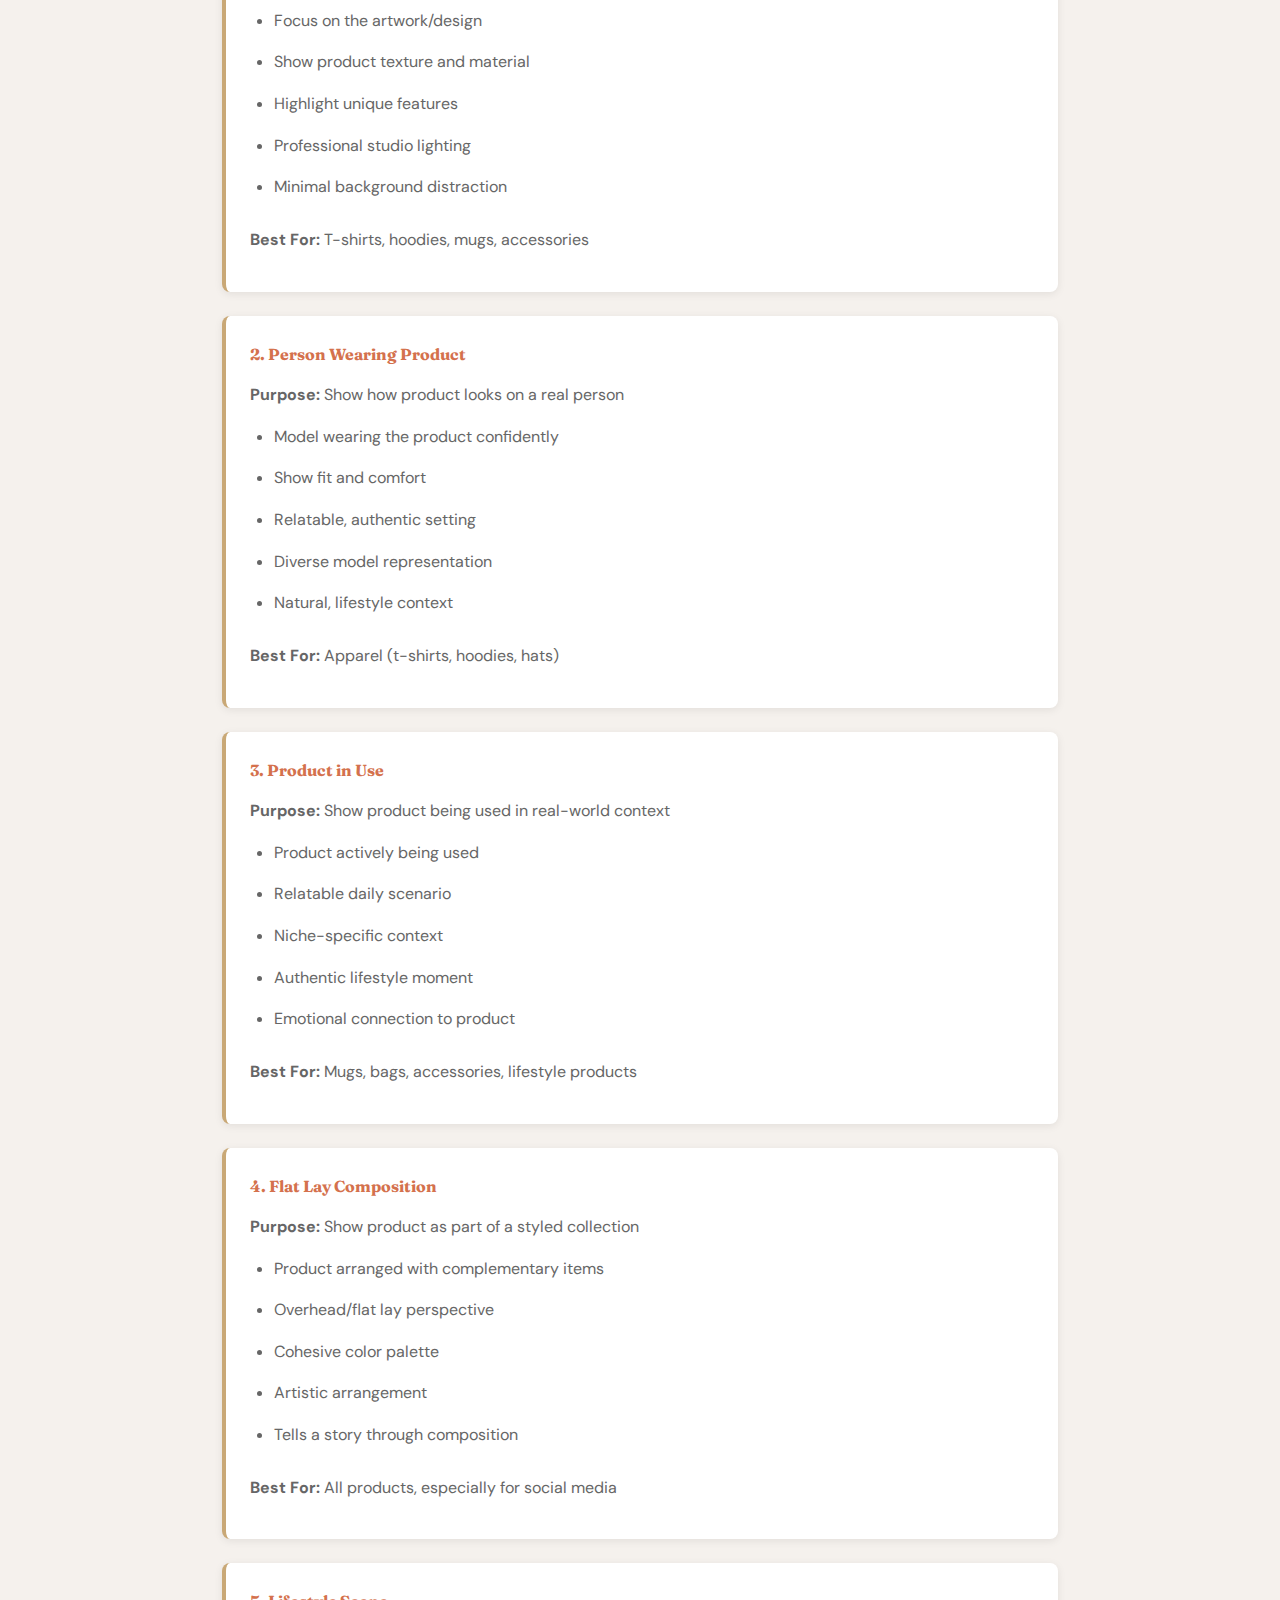
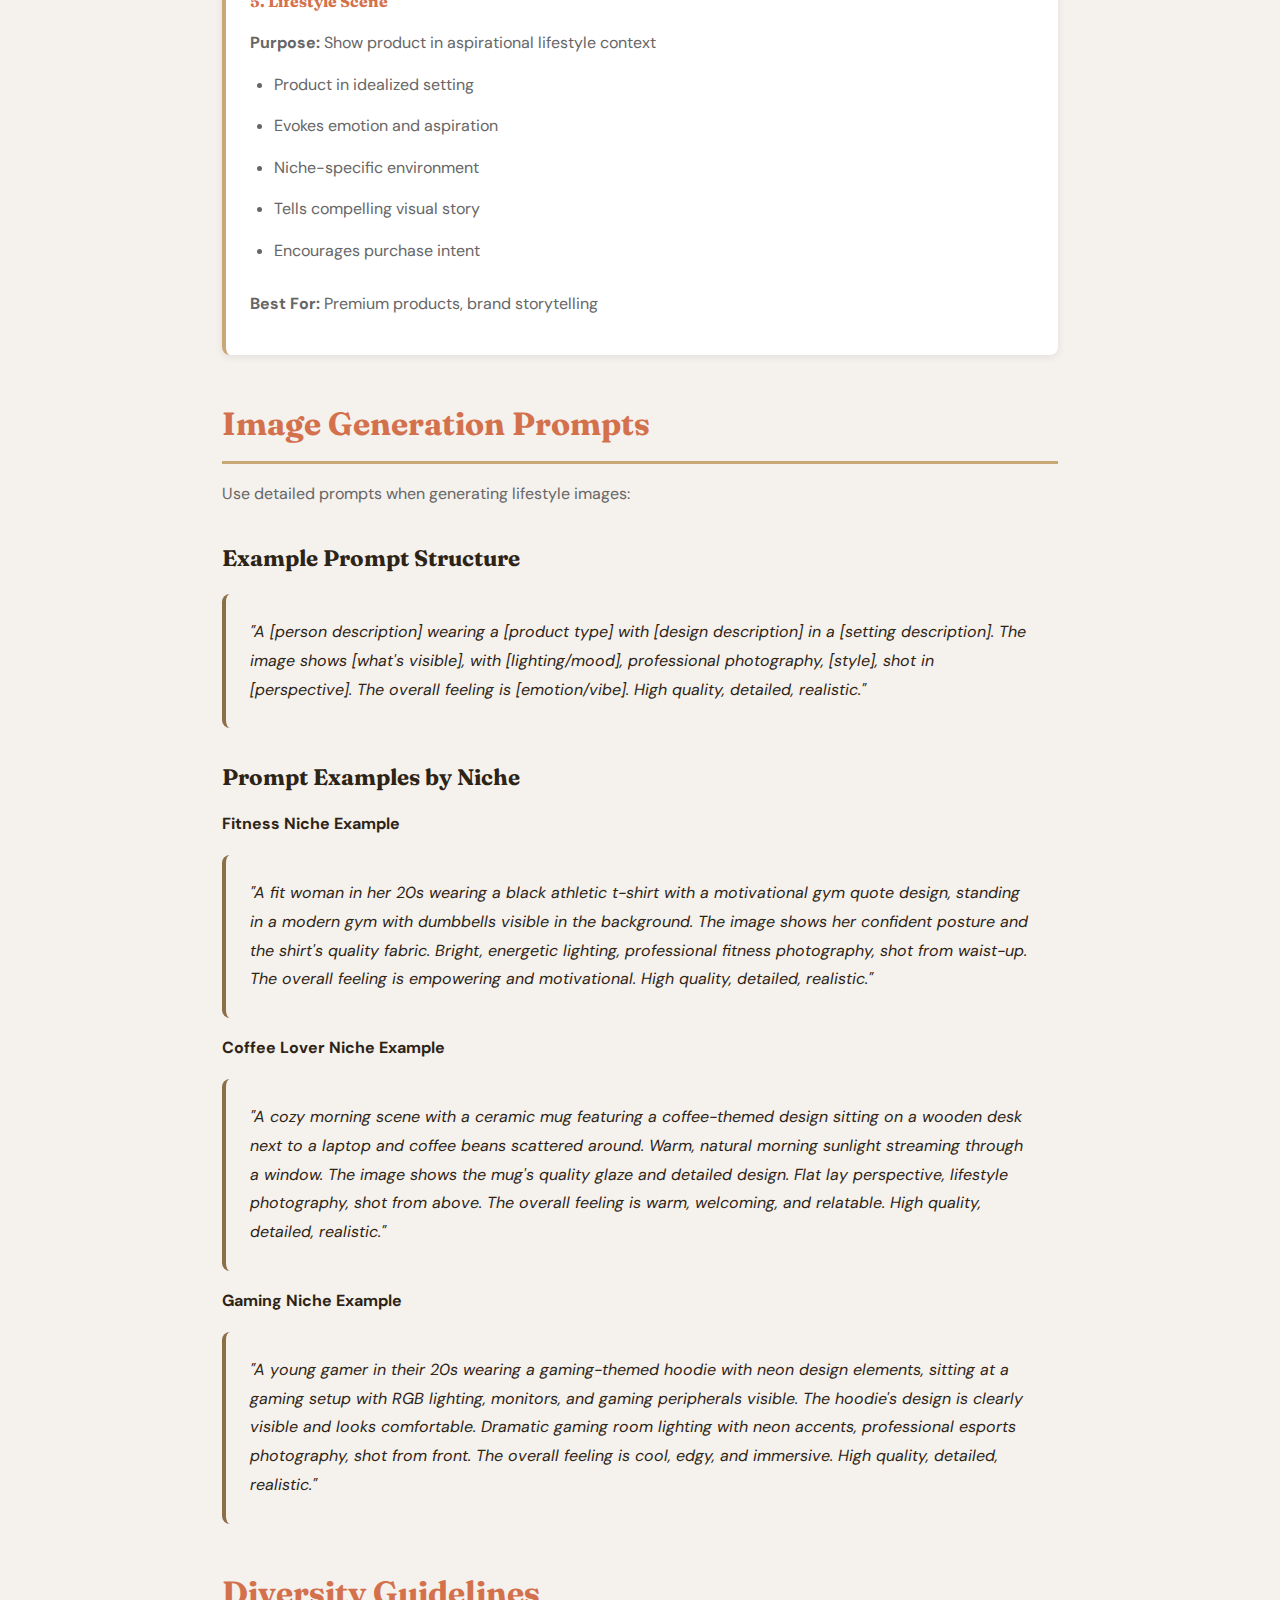
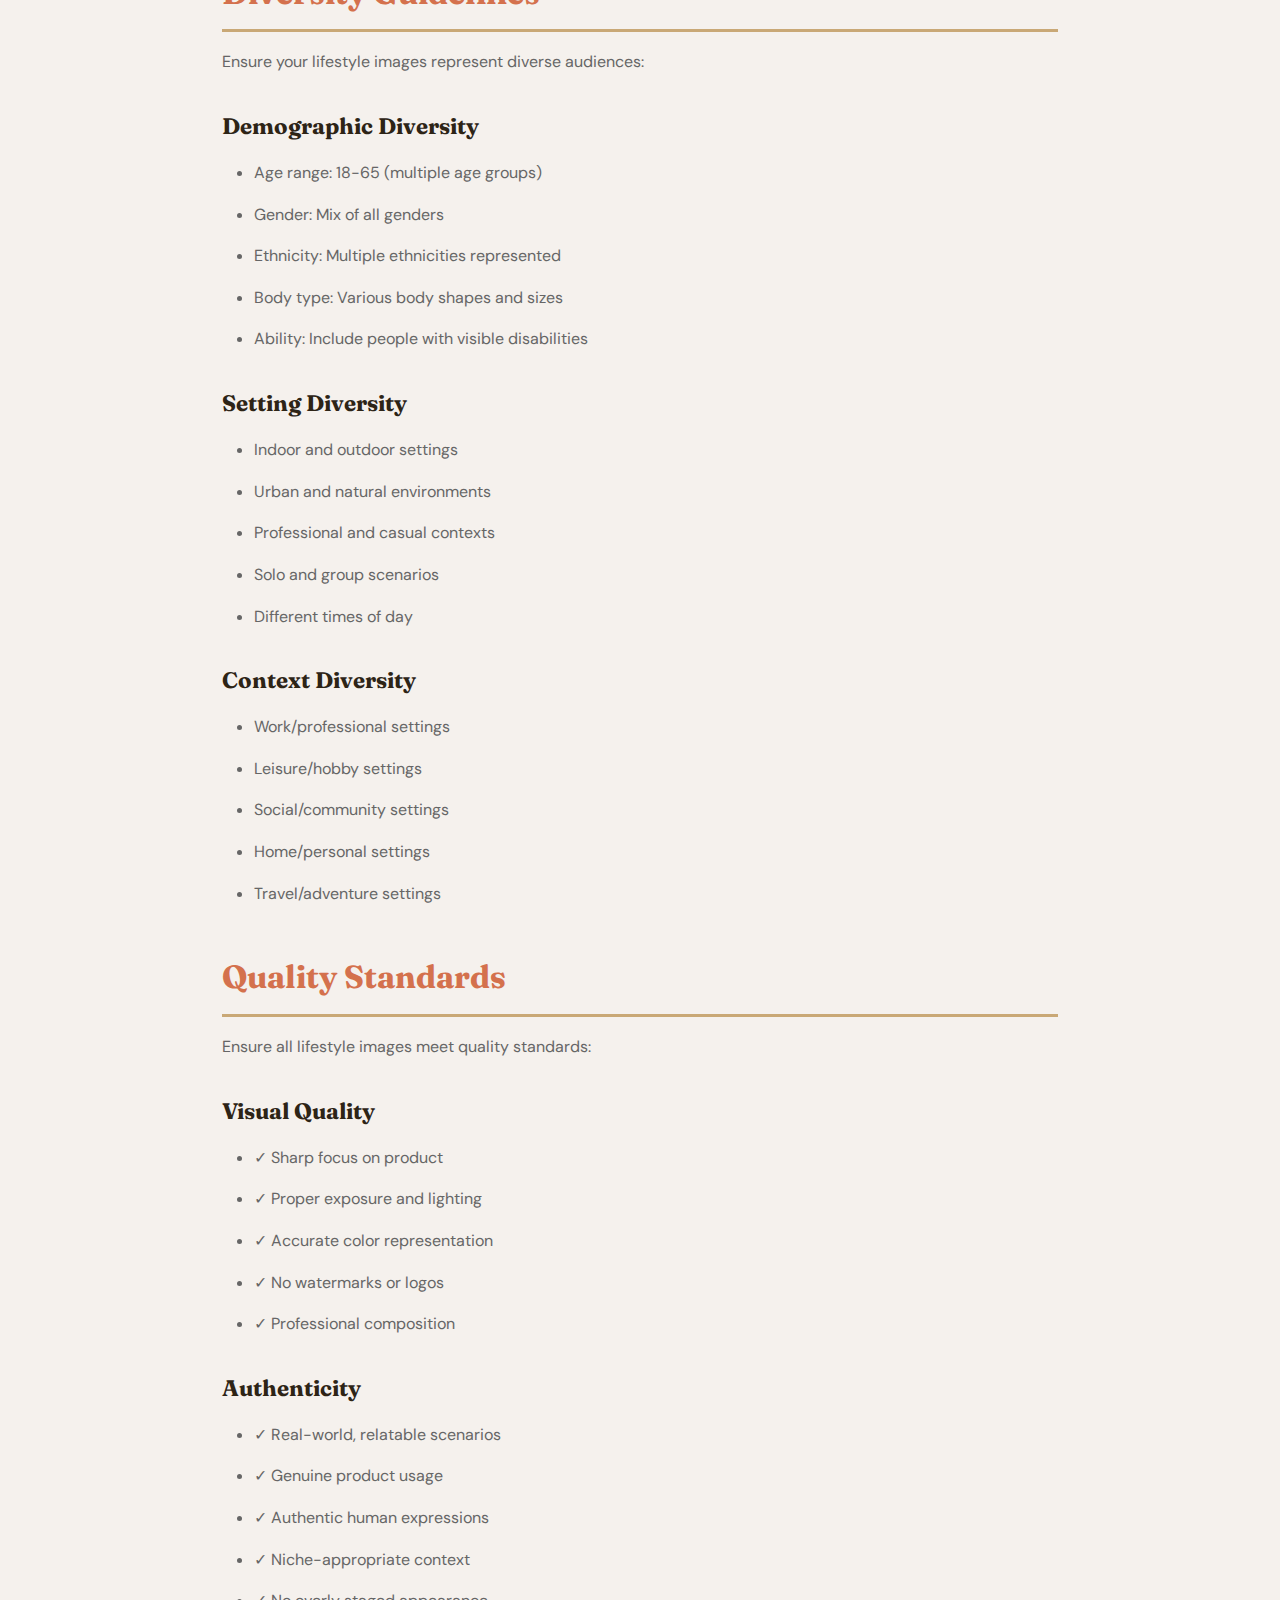
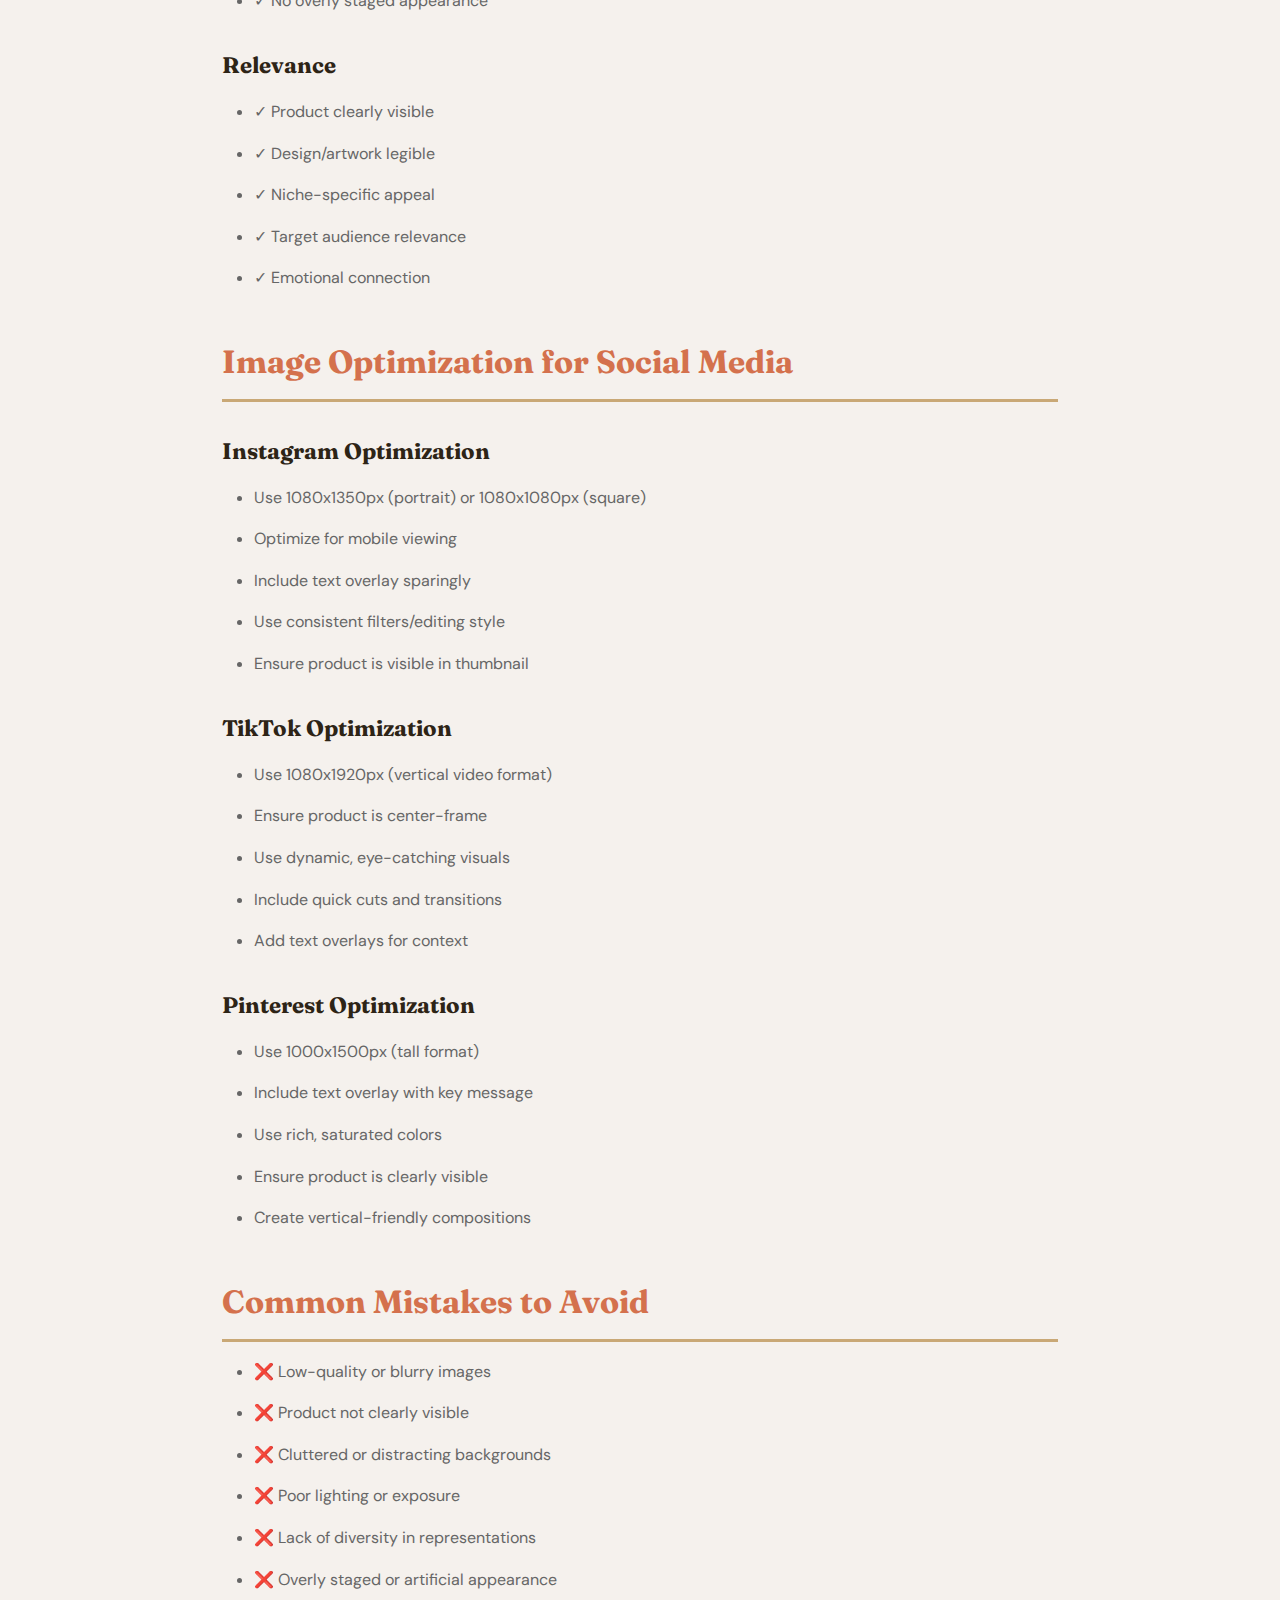
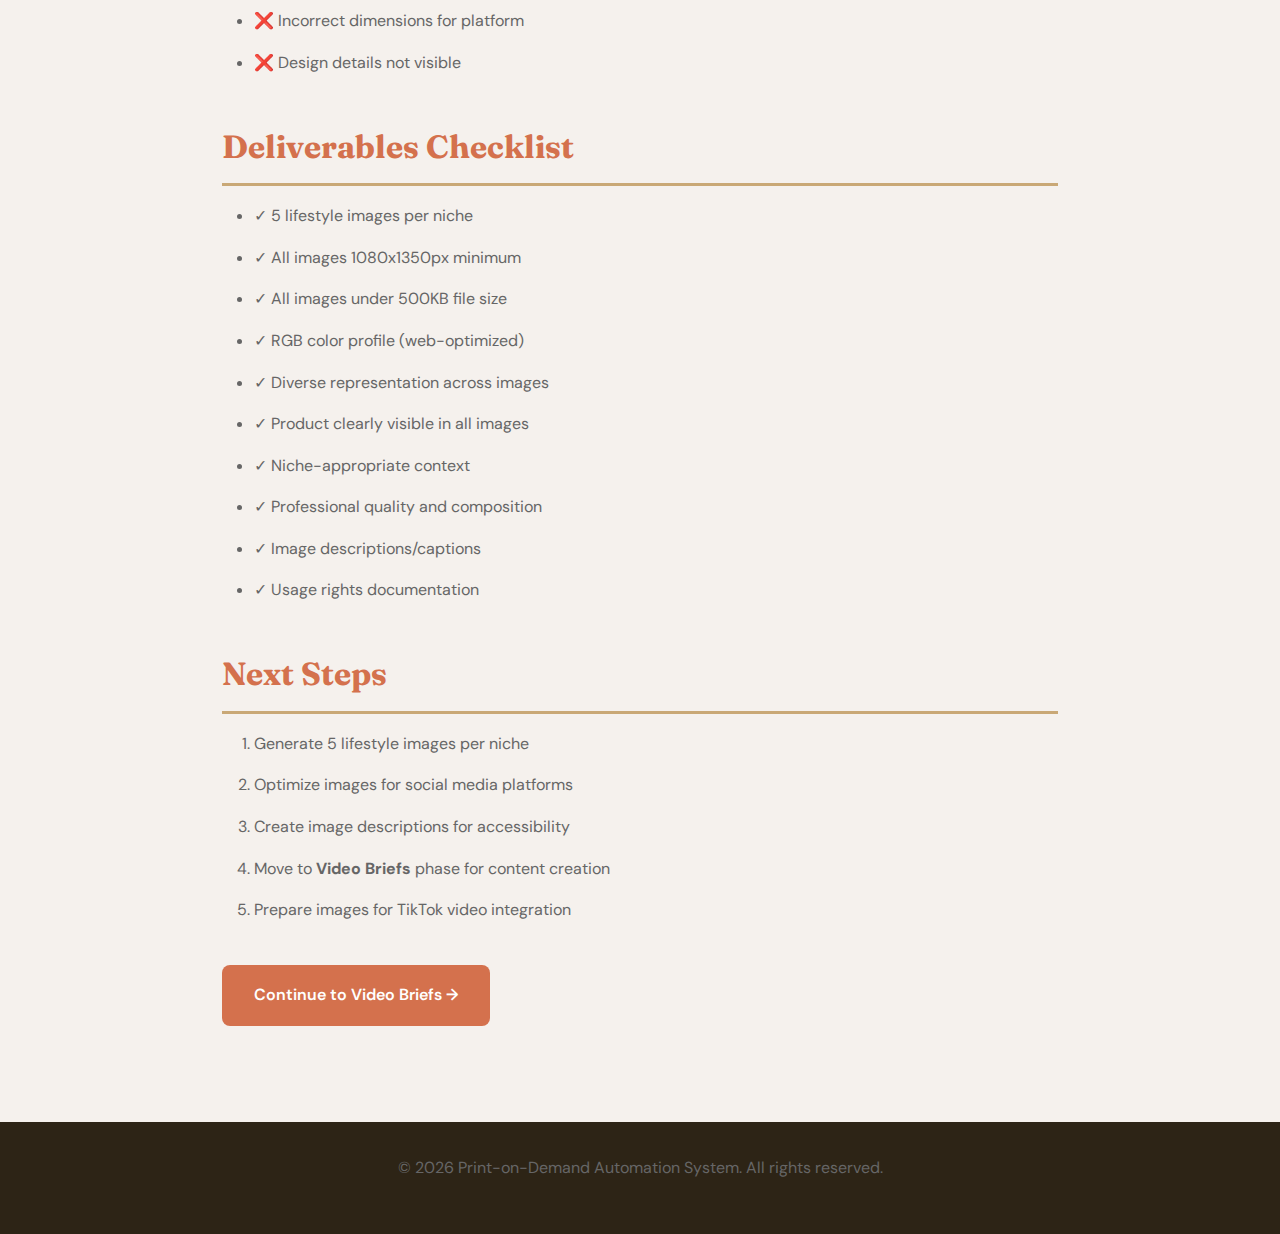
<file: lifestyle.html>
<!DOCTYPE html>
<html lang="en">
<head>
    <meta charset="UTF-8">
    <meta name="viewport" content="width=device-width, initial-scale=1.0">
    <title>Lifestyle Images Guide - POD Automation</title>
    <link href="https://fonts.googleapis.com/css2?family=Fraunces:wght@400;600;700&family=DM+Sans:wght@400;500;600;700&display=swap" rel="stylesheet">
    <style>
        * {
            margin: 0;
            padding: 0;
            box-sizing: border-box;
        }

        :root {
            --primary: #d4714d;
            --secondary: #8b6f47;
            --accent: #c9a876;
            --dark: #2d2416;
            --light: #f5f1ed;
            --white: #ffffff;
            --gray: #666666;
            --success: #6b9080;
        }

        body {
            font-family: 'DM Sans', sans-serif;
            background-color: var(--light);
            color: var(--dark);
            line-height: 1.8;
        }

        .container {
            max-width: 900px;
            margin: 0 auto;
            padding: 2rem;
        }

        /* Navigation */
        .navbar {
            background: var(--dark);
            color: white;
            padding: 1rem 0;
            position: sticky;
            top: 0;
            z-index: 100;
            box-shadow: 0 2px 8px rgba(0,0,0,0.1);
        }

        .nav-container {
            max-width: 1200px;
            margin: 0 auto;
            padding: 0 2rem;
            display: flex;
            justify-content: space-between;
            align-items: center;
        }

        .nav-brand h1 {
            font-family: 'Fraunces', serif;
            font-size: 1.5rem;
            font-weight: 700;
        }

        .nav-link {
            color: white;
            text-decoration: none;
            font-weight: 500;
            transition: color 0.3s ease;
        }

        .nav-link:hover {
            color: var(--primary);
        }

        /* Header */
        .guide-header {
            background: linear-gradient(135deg, var(--dark) 0%, #3d2f24 100%);
            color: white;
            padding: 3rem 2rem;
            text-align: center;
            margin-bottom: 3rem;
        }

        .guide-header h1 {
            font-family: 'Fraunces', serif;
            font-size: 2.5rem;
            margin-bottom: 1rem;
        }

        .guide-header p {
            font-size: 1.1rem;
            opacity: 0.95;
            max-width: 600px;
            margin: 0 auto;
        }

        /* Content Styles */
        h2 {
            font-family: 'Fraunces', serif;
            font-size: 2rem;
            color: var(--primary);
            margin-top: 2.5rem;
            margin-bottom: 1rem;
            border-bottom: 3px solid var(--accent);
            padding-bottom: 0.5rem;
        }

        h3 {
            font-family: 'Fraunces', serif;
            font-size: 1.4rem;
            color: var(--dark);
            margin-top: 1.8rem;
            margin-bottom: 0.8rem;
        }

        p {
            margin-bottom: 1.2rem;
            color: var(--gray);
        }

        .highlight {
            background: rgba(212, 113, 77, 0.1);
            padding: 1.5rem;
            border-left: 4px solid var(--primary);
            margin: 1.5rem 0;
            border-radius: 4px;
        }

        .highlight strong {
            color: var(--primary);
        }

        ul, ol {
            margin-left: 2rem;
            margin-bottom: 1.5rem;
        }

        li {
            margin-bottom: 0.8rem;
            color: var(--gray);
        }

        .spec-table {
            width: 100%;
            border-collapse: collapse;
            margin: 1.5rem 0;
            background: white;
            border-radius: 8px;
            overflow: hidden;
            box-shadow: 0 2px 8px rgba(0,0,0,0.08);
        }

        .spec-table th {
            background: var(--primary);
            color: white;
            padding: 1rem;
            text-align: left;
            font-weight: 600;
        }

        .spec-table td {
            padding: 1rem;
            border-bottom: 1px solid var(--light);
        }

        .spec-table tr:last-child td {
            border-bottom: none;
        }

        .spec-table tr:nth-child(even) {
            background: var(--light);
        }

        .image-type {
            background: white;
            padding: 1.5rem;
            margin: 1.5rem 0;
            border-radius: 8px;
            border-left: 4px solid var(--accent);
            box-shadow: 0 2px 8px rgba(0,0,0,0.08);
        }

        .image-type h4 {
            font-family: 'Fraunces', serif;
            color: var(--primary);
            margin-bottom: 0.8rem;
        }

        .image-type p {
            margin-bottom: 0.8rem;
        }

        .image-type ul {
            margin-left: 1.5rem;
        }

        .prompt-box {
            background: var(--light);
            padding: 1.5rem;
            border-radius: 8px;
            margin: 1rem 0;
            font-style: italic;
            color: var(--dark);
            border-left: 4px solid var(--secondary);
        }

        .cta-button {
            display: inline-block;
            background: var(--primary);
            color: white;
            padding: 1rem 2rem;
            border-radius: 8px;
            text-decoration: none;
            font-weight: 600;
            transition: all 0.3s ease;
            margin-top: 1rem;
        }

        .cta-button:hover {
            background: var(--secondary);
            transform: translateY(-2px);
        }

        .back-link {
            color: var(--primary);
            text-decoration: none;
            font-weight: 600;
            margin-bottom: 2rem;
            display: inline-block;
        }

        .back-link:hover {
            color: var(--secondary);
        }

        .footer {
            background: var(--dark);
            color: white;
            padding: 2rem;
            margin-top: 4rem;
            text-align: center;
        }

        @media (max-width: 768px) {
            .guide-header h1 {
                font-size: 1.8rem;
            }

            h2 {
                font-size: 1.5rem;
            }

            .container {
                padding: 1rem;
            }
        }
    </style>
</head>
<body>
    <!-- Navigation -->
    <nav class="navbar">
        <div class="nav-container">
            <div class="nav-brand">
                <h1>🎨 POD Automation</h1>
            </div>
            <a href="../index-enhanced.html" class="nav-link">← Back to Home</a>
        </div>
    </nav>

    <!-- Header -->
    <div class="guide-header">
        <h1>Lifestyle Images Guide</h1>
        <p>Generate diverse, professional lifestyle images showcasing products in real-world contexts</p>
    </div>

    <div class="container">
        <a href="../index-enhanced.html" class="back-link">← Back to Home</a>

        <h2>Overview</h2>
        <p>Lifestyle images show your products in real-world contexts, helping customers visualize themselves using the product. This phase generates 5 diverse lifestyle images per niche that showcase products authentically and appeal to your target audience across different demographics and scenarios.</p>

        <div class="highlight">
            <strong>Key Objective:</strong> Create 5 diverse, high-quality lifestyle images that showcase products in authentic contexts and resonate with your target audience.
        </div>

        <h2>Technical Specifications</h2>

        <table class="spec-table">
            <tr>
                <th>Specification</th>
                <th>Details</th>
            </tr>
            <tr>
                <td><strong>Dimensions</strong></td>
                <td>1080x1350px (Instagram portrait) or 1200x800px (landscape)</td>
            </tr>
            <tr>
                <td><strong>File Format</strong></td>
                <td>JPG or PNG (JPG recommended for web)</td>
            </tr>
            <tr>
                <td><strong>Resolution</strong></td>
                <td>72 DPI (web-optimized)</td>
            </tr>
            <tr>
                <td><strong>File Size</strong></td>
                <td>Under 500KB for fast loading</td>
            </tr>
            <tr>
                <td><strong>Color Profile</strong></td>
                <td>RGB (for web display)</td>
            </tr>
            <tr>
                <td><strong>Background</strong></td>
                <td>Clean, uncluttered, on-brand</td>
            </tr>
        </table>

        <h2>5 Lifestyle Image Types</h2>

        <div class="image-type">
            <h4>1. Product Close-Up</h4>
            <p><strong>Purpose:</strong> Showcase design details and product quality</p>
            <ul>
                <li>Focus on the artwork/design</li>
                <li>Show product texture and material</li>
                <li>Highlight unique features</li>
                <li>Professional studio lighting</li>
                <li>Minimal background distraction</li>
            </ul>
            <p><strong>Best For:</strong> T-shirts, hoodies, mugs, accessories</p>
        </div>

        <div class="image-type">
            <h4>2. Person Wearing Product</h4>
            <p><strong>Purpose:</strong> Show how product looks on a real person</p>
            <ul>
                <li>Model wearing the product confidently</li>
                <li>Show fit and comfort</li>
                <li>Relatable, authentic setting</li>
                <li>Diverse model representation</li>
                <li>Natural, lifestyle context</li>
            </ul>
            <p><strong>Best For:</strong> Apparel (t-shirts, hoodies, hats)</p>
        </div>

        <div class="image-type">
            <h4>3. Product in Use</h4>
            <p><strong>Purpose:</strong> Show product being used in real-world context</p>
            <ul>
                <li>Product actively being used</li>
                <li>Relatable daily scenario</li>
                <li>Niche-specific context</li>
                <li>Authentic lifestyle moment</li>
                <li>Emotional connection to product</li>
            </ul>
            <p><strong>Best For:</strong> Mugs, bags, accessories, lifestyle products</p>
        </div>

        <div class="image-type">
            <h4>4. Flat Lay Composition</h4>
            <p><strong>Purpose:</strong> Show product as part of a styled collection</p>
            <ul>
                <li>Product arranged with complementary items</li>
                <li>Overhead/flat lay perspective</li>
                <li>Cohesive color palette</li>
                <li>Artistic arrangement</li>
                <li>Tells a story through composition</li>
            </ul>
            <p><strong>Best For:</strong> All products, especially for social media</p>
        </div>

        <div class="image-type">
            <h4>5. Lifestyle Scene</h4>
            <p><strong>Purpose:</strong> Show product in aspirational lifestyle context</p>
            <ul>
                <li>Product in idealized setting</li>
                <li>Evokes emotion and aspiration</li>
                <li>Niche-specific environment</li>
                <li>Tells compelling visual story</li>
                <li>Encourages purchase intent</li>
            </ul>
            <p><strong>Best For:</strong> Premium products, brand storytelling</p>
        </div>

        <h2>Image Generation Prompts</h2>
        <p>Use detailed prompts when generating lifestyle images:</p>

        <h3>Example Prompt Structure</h3>
        <div class="prompt-box">
            "A [person description] wearing a [product type] with [design description] in a [setting description]. The image shows [what's visible], with [lighting/mood], professional photography, [style], shot in [perspective]. The overall feeling is [emotion/vibe]. High quality, detailed, realistic."
        </div>

        <h3>Prompt Examples by Niche</h3>

        <h4>Fitness Niche Example</h4>
        <div class="prompt-box">
            "A fit woman in her 20s wearing a black athletic t-shirt with a motivational gym quote design, standing in a modern gym with dumbbells visible in the background. The image shows her confident posture and the shirt's quality fabric. Bright, energetic lighting, professional fitness photography, shot from waist-up. The overall feeling is empowering and motivational. High quality, detailed, realistic."
        </div>

        <h4>Coffee Lover Niche Example</h4>
        <div class="prompt-box">
            "A cozy morning scene with a ceramic mug featuring a coffee-themed design sitting on a wooden desk next to a laptop and coffee beans scattered around. Warm, natural morning sunlight streaming through a window. The image shows the mug's quality glaze and detailed design. Flat lay perspective, lifestyle photography, shot from above. The overall feeling is warm, welcoming, and relatable. High quality, detailed, realistic."
        </div>

        <h4>Gaming Niche Example</h4>
        <div class="prompt-box">
            "A young gamer in their 20s wearing a gaming-themed hoodie with neon design elements, sitting at a gaming setup with RGB lighting, monitors, and gaming peripherals visible. The hoodie's design is clearly visible and looks comfortable. Dramatic gaming room lighting with neon accents, professional esports photography, shot from front. The overall feeling is cool, edgy, and immersive. High quality, detailed, realistic."
        </div>

        <h2>Diversity Guidelines</h2>
        <p>Ensure your lifestyle images represent diverse audiences:</p>

        <h3>Demographic Diversity</h3>
        <ul>
            <li>Age range: 18-65 (multiple age groups)</li>
            <li>Gender: Mix of all genders</li>
            <li>Ethnicity: Multiple ethnicities represented</li>
            <li>Body type: Various body shapes and sizes</li>
            <li>Ability: Include people with visible disabilities</li>
        </ul>

        <h3>Setting Diversity</h3>
        <ul>
            <li>Indoor and outdoor settings</li>
            <li>Urban and natural environments</li>
            <li>Professional and casual contexts</li>
            <li>Solo and group scenarios</li>
            <li>Different times of day</li>
        </ul>

        <h3>Context Diversity</h3>
        <ul>
            <li>Work/professional settings</li>
            <li>Leisure/hobby settings</li>
            <li>Social/community settings</li>
            <li>Home/personal settings</li>
            <li>Travel/adventure settings</li>
        </ul>

        <h2>Quality Standards</h2>
        <p>Ensure all lifestyle images meet quality standards:</p>

        <h3>Visual Quality</h3>
        <ul>
            <li>✓ Sharp focus on product</li>
            <li>✓ Proper exposure and lighting</li>
            <li>✓ Accurate color representation</li>
            <li>✓ No watermarks or logos</li>
            <li>✓ Professional composition</li>
        </ul>

        <h3>Authenticity</h3>
        <ul>
            <li>✓ Real-world, relatable scenarios</li>
            <li>✓ Genuine product usage</li>
            <li>✓ Authentic human expressions</li>
            <li>✓ Niche-appropriate context</li>
            <li>✓ No overly staged appearance</li>
        </ul>

        <h3>Relevance</h3>
        <ul>
            <li>✓ Product clearly visible</li>
            <li>✓ Design/artwork legible</li>
            <li>✓ Niche-specific appeal</li>
            <li>✓ Target audience relevance</li>
            <li>✓ Emotional connection</li>
        </ul>

        <h2>Image Optimization for Social Media</h2>

        <h3>Instagram Optimization</h3>
        <ul>
            <li>Use 1080x1350px (portrait) or 1080x1080px (square)</li>
            <li>Optimize for mobile viewing</li>
            <li>Include text overlay sparingly</li>
            <li>Use consistent filters/editing style</li>
            <li>Ensure product is visible in thumbnail</li>
        </ul>

        <h3>TikTok Optimization</h3>
        <ul>
            <li>Use 1080x1920px (vertical video format)</li>
            <li>Ensure product is center-frame</li>
            <li>Use dynamic, eye-catching visuals</li>
            <li>Include quick cuts and transitions</li>
            <li>Add text overlays for context</li>
        </ul>

        <h3>Pinterest Optimization</h3>
        <ul>
            <li>Use 1000x1500px (tall format)</li>
            <li>Include text overlay with key message</li>
            <li>Use rich, saturated colors</li>
            <li>Ensure product is clearly visible</li>
            <li>Create vertical-friendly compositions</li>
        </ul>

        <h2>Common Mistakes to Avoid</h2>
        <ul>
            <li>❌ Low-quality or blurry images</li>
            <li>❌ Product not clearly visible</li>
            <li>❌ Cluttered or distracting backgrounds</li>
            <li>❌ Poor lighting or exposure</li>
            <li>❌ Lack of diversity in representations</li>
            <li>❌ Overly staged or artificial appearance</li>
            <li>❌ Incorrect dimensions for platform</li>
            <li>❌ Design details not visible</li>
        </ul>

        <h2>Deliverables Checklist</h2>
        <ul>
            <li>✓ 5 lifestyle images per niche</li>
            <li>✓ All images 1080x1350px minimum</li>
            <li>✓ All images under 500KB file size</li>
            <li>✓ RGB color profile (web-optimized)</li>
            <li>✓ Diverse representation across images</li>
            <li>✓ Product clearly visible in all images</li>
            <li>✓ Niche-appropriate context</li>
            <li>✓ Professional quality and composition</li>
            <li>✓ Image descriptions/captions</li>
            <li>✓ Usage rights documentation</li>
        </ul>

        <h2>Next Steps</h2>
        <ol>
            <li>Generate 5 lifestyle images per niche</li>
            <li>Optimize images for social media platforms</li>
            <li>Create image descriptions for accessibility</li>
            <li>Move to <strong>Video Briefs</strong> phase for content creation</li>
            <li>Prepare images for TikTok video integration</li>
        </ol>

        <a href="../guides/video.html" class="cta-button">Continue to Video Briefs →</a>
    </div>

    <footer class="footer">
        <p>&copy; 2026 Print-on-Demand Automation System. All rights reserved.</p>
    </footer>
</body>
</html>
</file>
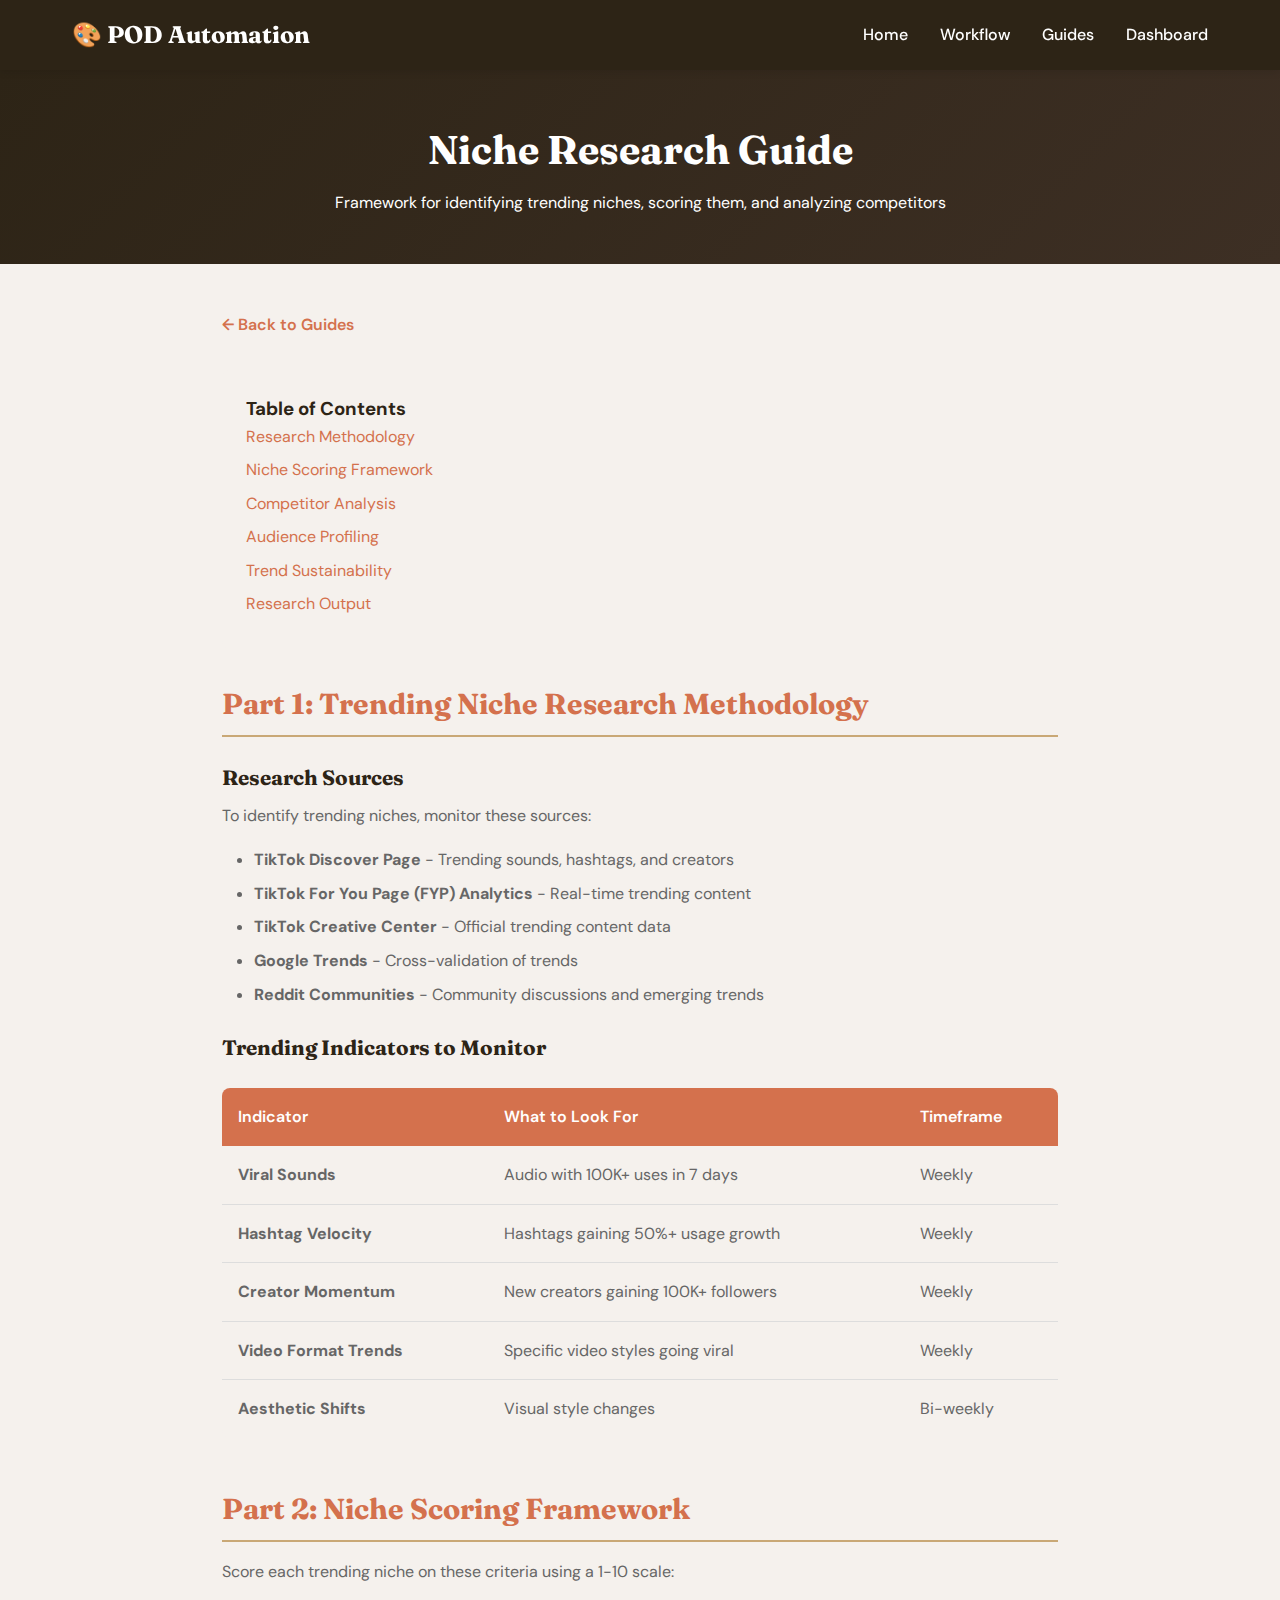
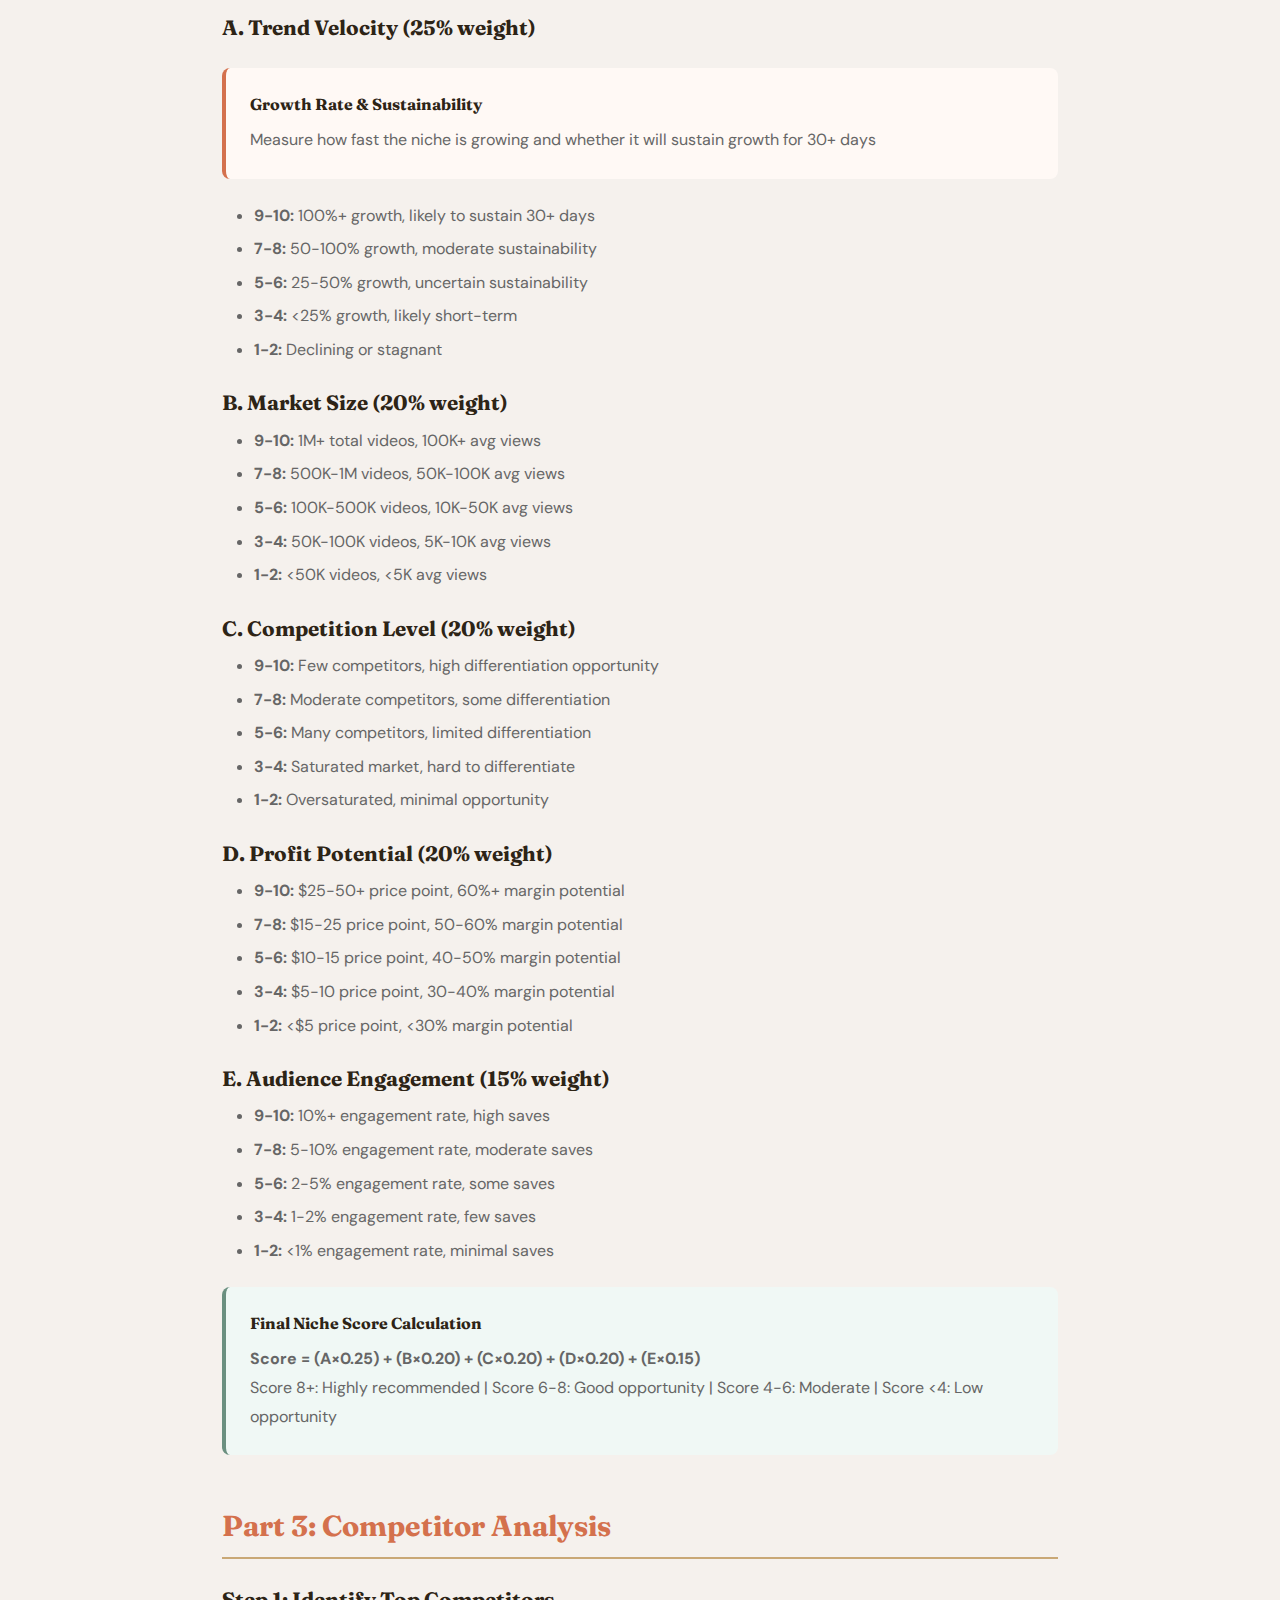
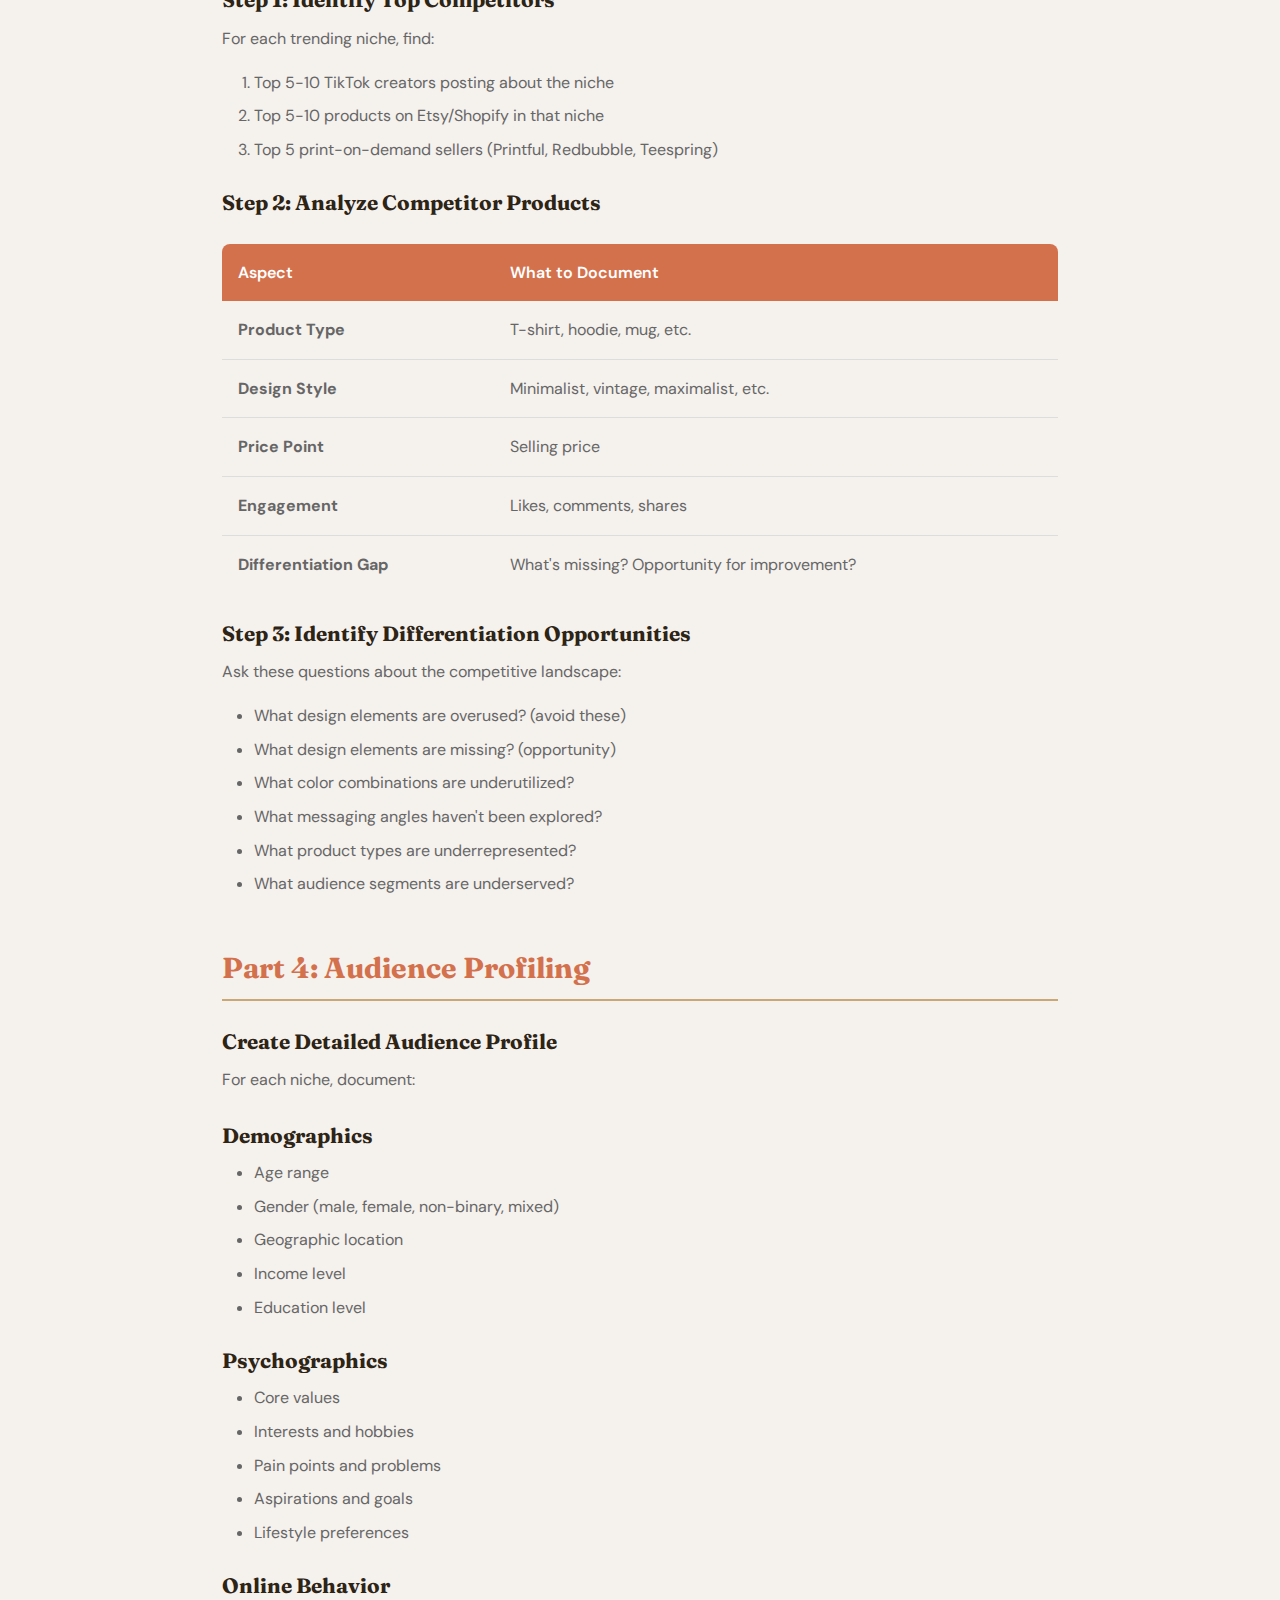
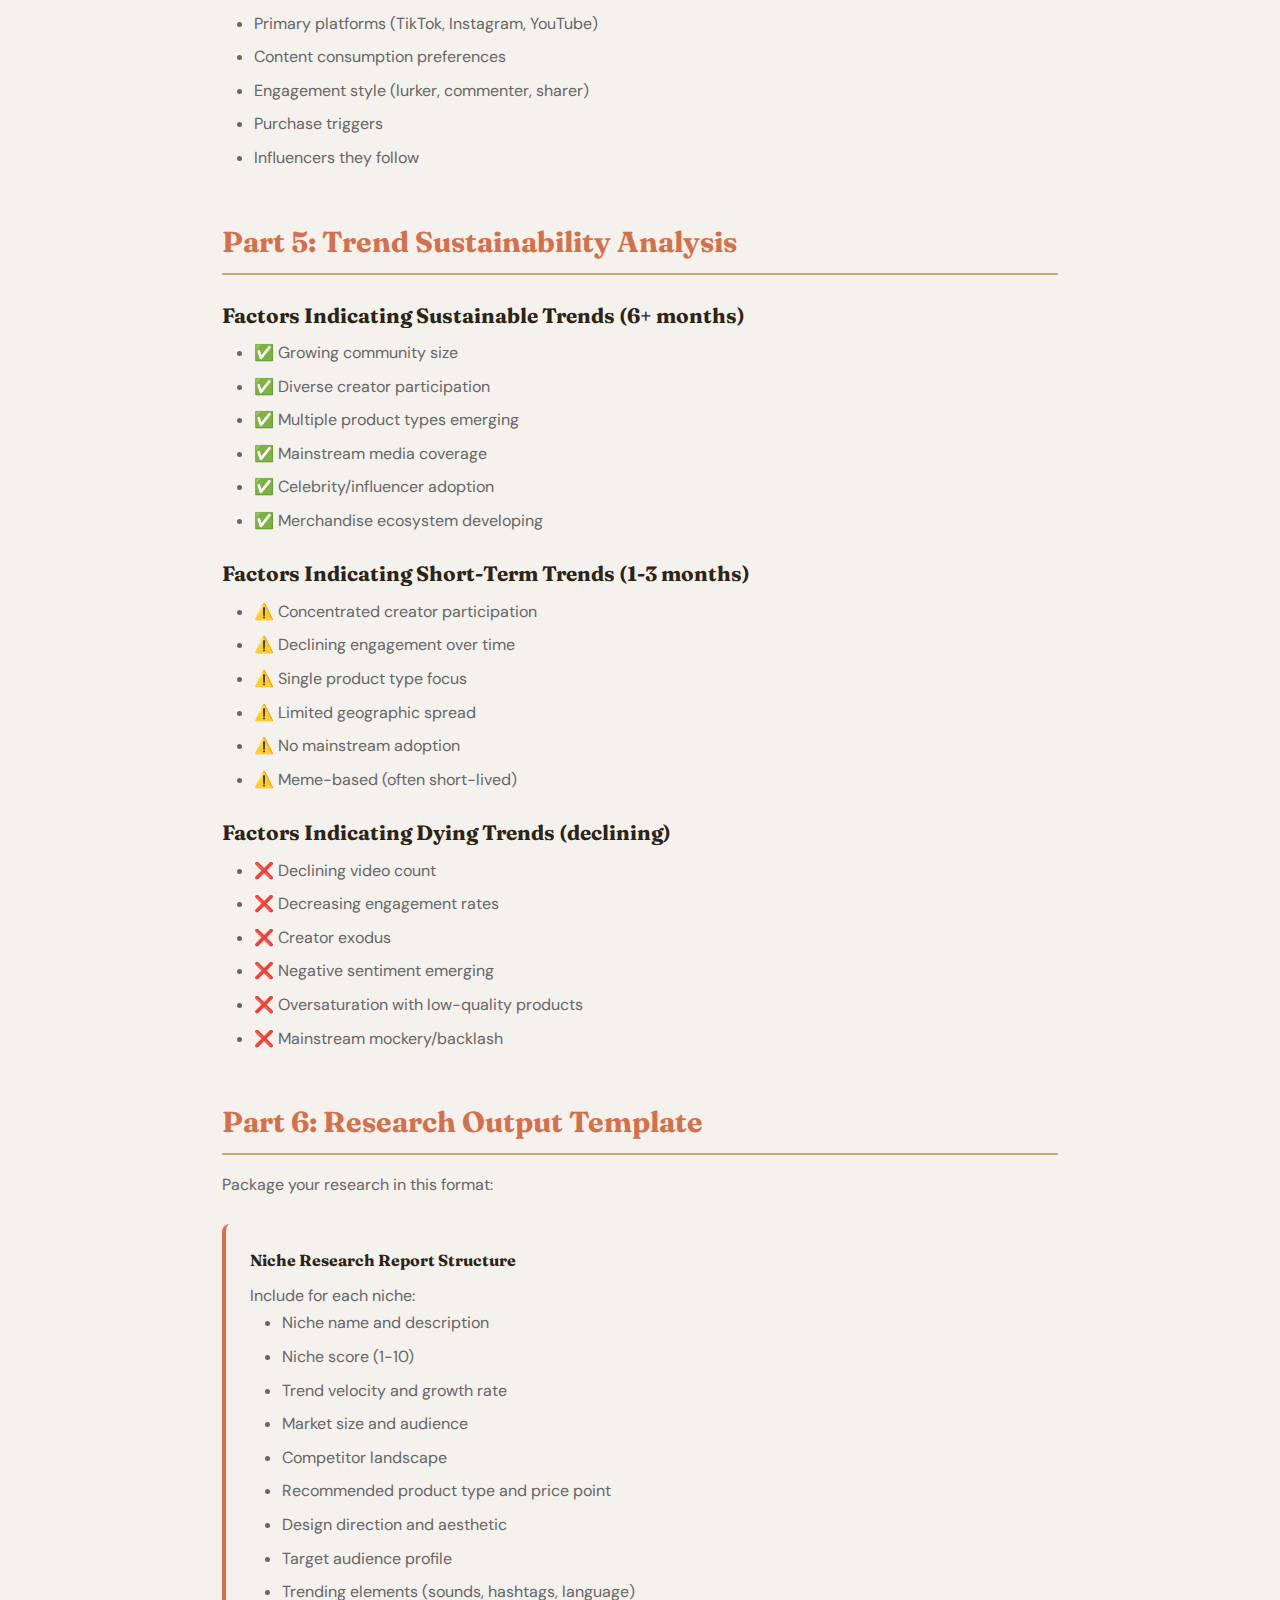
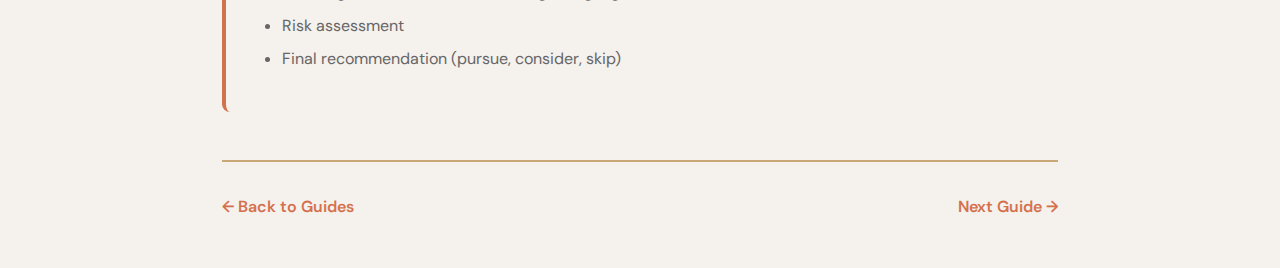
<file: niche-research.html>
<!DOCTYPE html>
<html lang="en">
<head>
    <meta charset="UTF-8">
    <meta name="viewport" content="width=device-width, initial-scale=1.0">
    <title>Niche Research Guide - POD Automation</title>
    <link href="https://fonts.googleapis.com/css2?family=Fraunces:wght@400;600;700&family=DM+Sans:wght@400;500;600;700&display=swap" rel="stylesheet">
    <link rel="stylesheet" href="../styles.css">
    <style>
        .guide-header {
            background: linear-gradient(135deg, var(--dark) 0%, #3d2f24 100%);
            color: white;
            padding: 3rem 2rem;
            text-align: center;
        }

        .guide-header h1 {
            font-family: 'Fraunces', serif;
            font-size: 2.5rem;
            margin-bottom: 0.5rem;
        }

        .guide-content {
            max-width: 900px;
            margin: 0 auto;
            padding: 3rem 2rem;
        }

        .guide-section {
            margin-bottom: 3rem;
        }

        .guide-section h2 {
            font-family: 'Fraunces', serif;
            font-size: 1.8rem;
            color: var(--primary);
            margin-bottom: 1rem;
            border-bottom: 2px solid var(--accent);
            padding-bottom: 0.5rem;
        }

        .guide-section h3 {
            font-family: 'Fraunces', serif;
            font-size: 1.3rem;
            color: var(--dark);
            margin-top: 1.5rem;
            margin-bottom: 0.5rem;
        }

        .guide-section p {
            color: var(--gray);
            line-height: 1.8;
            margin-bottom: 1rem;
        }

        .guide-section ul,
        .guide-section ol {
            margin-left: 2rem;
            margin-bottom: 1rem;
        }

        .guide-section li {
            color: var(--gray);
            margin-bottom: 0.5rem;
            line-height: 1.6;
        }

        .guide-table {
            width: 100%;
            border-collapse: collapse;
            margin: 1.5rem 0;
            background: var(--light);
            border-radius: 8px;
            overflow: hidden;
        }

        .guide-table th {
            background: var(--primary);
            color: white;
            padding: 1rem;
            text-align: left;
            font-weight: 600;
        }

        .guide-table td {
            padding: 1rem;
            border-bottom: 1px solid #ddd;
            color: var(--gray);
        }

        .guide-table tr:last-child td {
            border-bottom: none;
        }

        .guide-box {
            background: var(--light);
            border-left: 4px solid var(--primary);
            padding: 1.5rem;
            margin: 1.5rem 0;
            border-radius: 8px;
        }

        .guide-box.highlight {
            background: #fff9f5;
            border-left-color: var(--warning);
        }

        .guide-box.success {
            background: #f0f8f5;
            border-left-color: var(--success);
        }

        .guide-box h4 {
            font-family: 'Fraunces', serif;
            color: var(--dark);
            margin-bottom: 0.5rem;
        }

        .guide-box p {
            color: var(--gray);
            margin: 0;
        }

        .back-link {
            display: inline-block;
            margin-bottom: 2rem;
            color: var(--primary);
            text-decoration: none;
            font-weight: 600;
        }

        .back-link:hover {
            text-decoration: underline;
        }

        .guide-nav {
            display: flex;
            justify-content: space-between;
            margin-top: 3rem;
            padding-top: 2rem;
            border-top: 2px solid var(--accent);
        }

        .guide-nav a {
            color: var(--primary);
            text-decoration: none;
            font-weight: 600;
        }

        .guide-nav a:hover {
            text-decoration: underline;
        }

        .toc {
            background: var(--light);
            padding: 1.5rem;
            border-radius: 8px;
            margin-bottom: 2rem;
        }

        .toc h3 {
            margin-top: 0;
        }

        .toc ul {
            list-style: none;
            margin-left: 0;
        }

        .toc li {
            margin-bottom: 0.5rem;
        }

        .toc a {
            color: var(--primary);
            text-decoration: none;
        }

        .toc a:hover {
            text-decoration: underline;
        }
    </style>
</head>
<body>
    <!-- Navigation -->
    <nav class="navbar">
        <div class="nav-container">
            <div class="nav-brand">
                <h1>🎨 POD Automation</h1>
            </div>
            <ul class="nav-menu">
                <li><a href="../index.html" class="nav-link">Home</a></li>
                <li><a href="../index.html#workflow" class="nav-link">Workflow</a></li>
                <li><a href="../index.html#guides" class="nav-link">Guides</a></li>
                <li><a href="../dashboard.html" class="nav-link">Dashboard</a></li>
            </ul>
        </div>
    </nav>

    <!-- Guide Header -->
    <div class="guide-header">
        <h1>Niche Research Guide</h1>
        <p>Framework for identifying trending niches, scoring them, and analyzing competitors</p>
    </div>

    <!-- Guide Content -->
    <div class="guide-content">
        <a href="../index.html#guides" class="back-link">← Back to Guides</a>

        <!-- Table of Contents -->
        <div class="toc">
            <h3>Table of Contents</h3>
            <ul>
                <li><a href="#methodology">Research Methodology</a></li>
                <li><a href="#scoring">Niche Scoring Framework</a></li>
                <li><a href="#competitor">Competitor Analysis</a></li>
                <li><a href="#audience">Audience Profiling</a></li>
                <li><a href="#sustainability">Trend Sustainability</a></li>
                <li><a href="#output">Research Output</a></li>
            </ul>
        </div>

        <!-- Section 1 -->
        <div class="guide-section" id="methodology">
            <h2>Part 1: Trending Niche Research Methodology</h2>
            
            <h3>Research Sources</h3>
            <p>To identify trending niches, monitor these sources:</p>
            <ul>
                <li><strong>TikTok Discover Page</strong> - Trending sounds, hashtags, and creators</li>
                <li><strong>TikTok For You Page (FYP) Analytics</strong> - Real-time trending content</li>
                <li><strong>TikTok Creative Center</strong> - Official trending content data</li>
                <li><strong>Google Trends</strong> - Cross-validation of trends</li>
                <li><strong>Reddit Communities</strong> - Community discussions and emerging trends</li>
            </ul>

            <h3>Trending Indicators to Monitor</h3>
            <table class="guide-table">
                <thead>
                    <tr>
                        <th>Indicator</th>
                        <th>What to Look For</th>
                        <th>Timeframe</th>
                    </tr>
                </thead>
                <tbody>
                    <tr>
                        <td><strong>Viral Sounds</strong></td>
                        <td>Audio with 100K+ uses in 7 days</td>
                        <td>Weekly</td>
                    </tr>
                    <tr>
                        <td><strong>Hashtag Velocity</strong></td>
                        <td>Hashtags gaining 50%+ usage growth</td>
                        <td>Weekly</td>
                    </tr>
                    <tr>
                        <td><strong>Creator Momentum</strong></td>
                        <td>New creators gaining 100K+ followers</td>
                        <td>Weekly</td>
                    </tr>
                    <tr>
                        <td><strong>Video Format Trends</strong></td>
                        <td>Specific video styles going viral</td>
                        <td>Weekly</td>
                    </tr>
                    <tr>
                        <td><strong>Aesthetic Shifts</strong></td>
                        <td>Visual style changes</td>
                        <td>Bi-weekly</td>
                    </tr>
                </tbody>
            </table>
        </div>

        <!-- Section 2 -->
        <div class="guide-section" id="scoring">
            <h2>Part 2: Niche Scoring Framework</h2>
            
            <p>Score each trending niche on these criteria using a 1-10 scale:</p>

            <h3>A. Trend Velocity (25% weight)</h3>
            <div class="guide-box highlight">
                <h4>Growth Rate & Sustainability</h4>
                <p>Measure how fast the niche is growing and whether it will sustain growth for 30+ days</p>
            </div>
            <ul>
                <li><strong>9-10:</strong> 100%+ growth, likely to sustain 30+ days</li>
                <li><strong>7-8:</strong> 50-100% growth, moderate sustainability</li>
                <li><strong>5-6:</strong> 25-50% growth, uncertain sustainability</li>
                <li><strong>3-4:</strong> &lt;25% growth, likely short-term</li>
                <li><strong>1-2:</strong> Declining or stagnant</li>
            </ul>

            <h3>B. Market Size (20% weight)</h3>
            <ul>
                <li><strong>9-10:</strong> 1M+ total videos, 100K+ avg views</li>
                <li><strong>7-8:</strong> 500K-1M videos, 50K-100K avg views</li>
                <li><strong>5-6:</strong> 100K-500K videos, 10K-50K avg views</li>
                <li><strong>3-4:</strong> 50K-100K videos, 5K-10K avg views</li>
                <li><strong>1-2:</strong> &lt;50K videos, &lt;5K avg views</li>
            </ul>

            <h3>C. Competition Level (20% weight)</h3>
            <ul>
                <li><strong>9-10:</strong> Few competitors, high differentiation opportunity</li>
                <li><strong>7-8:</strong> Moderate competitors, some differentiation</li>
                <li><strong>5-6:</strong> Many competitors, limited differentiation</li>
                <li><strong>3-4:</strong> Saturated market, hard to differentiate</li>
                <li><strong>1-2:</strong> Oversaturated, minimal opportunity</li>
            </ul>

            <h3>D. Profit Potential (20% weight)</h3>
            <ul>
                <li><strong>9-10:</strong> $25-50+ price point, 60%+ margin potential</li>
                <li><strong>7-8:</strong> $15-25 price point, 50-60% margin potential</li>
                <li><strong>5-6:</strong> $10-15 price point, 40-50% margin potential</li>
                <li><strong>3-4:</strong> $5-10 price point, 30-40% margin potential</li>
                <li><strong>1-2:</strong> &lt;$5 price point, &lt;30% margin potential</li>
            </ul>

            <h3>E. Audience Engagement (15% weight)</h3>
            <ul>
                <li><strong>9-10:</strong> 10%+ engagement rate, high saves</li>
                <li><strong>7-8:</strong> 5-10% engagement rate, moderate saves</li>
                <li><strong>5-6:</strong> 2-5% engagement rate, some saves</li>
                <li><strong>3-4:</strong> 1-2% engagement rate, few saves</li>
                <li><strong>1-2:</strong> &lt;1% engagement rate, minimal saves</li>
            </ul>

            <div class="guide-box success">
                <h4>Final Niche Score Calculation</h4>
                <p><strong>Score = (A×0.25) + (B×0.20) + (C×0.20) + (D×0.20) + (E×0.15)</strong></p>
                <p>Score 8+: Highly recommended | Score 6-8: Good opportunity | Score 4-6: Moderate | Score &lt;4: Low opportunity</p>
            </div>
        </div>

        <!-- Section 3 -->
        <div class="guide-section" id="competitor">
            <h2>Part 3: Competitor Analysis</h2>
            
            <h3>Step 1: Identify Top Competitors</h3>
            <p>For each trending niche, find:</p>
            <ol>
                <li>Top 5-10 TikTok creators posting about the niche</li>
                <li>Top 5-10 products on Etsy/Shopify in that niche</li>
                <li>Top 5 print-on-demand sellers (Printful, Redbubble, Teespring)</li>
            </ol>

            <h3>Step 2: Analyze Competitor Products</h3>
            <table class="guide-table">
                <thead>
                    <tr>
                        <th>Aspect</th>
                        <th>What to Document</th>
                    </tr>
                </thead>
                <tbody>
                    <tr>
                        <td><strong>Product Type</strong></td>
                        <td>T-shirt, hoodie, mug, etc.</td>
                    </tr>
                    <tr>
                        <td><strong>Design Style</strong></td>
                        <td>Minimalist, vintage, maximalist, etc.</td>
                    </tr>
                    <tr>
                        <td><strong>Price Point</strong></td>
                        <td>Selling price</td>
                    </tr>
                    <tr>
                        <td><strong>Engagement</strong></td>
                        <td>Likes, comments, shares</td>
                    </tr>
                    <tr>
                        <td><strong>Differentiation Gap</strong></td>
                        <td>What's missing? Opportunity for improvement?</td>
                    </tr>
                </tbody>
            </table>

            <h3>Step 3: Identify Differentiation Opportunities</h3>
            <p>Ask these questions about the competitive landscape:</p>
            <ul>
                <li>What design elements are overused? (avoid these)</li>
                <li>What design elements are missing? (opportunity)</li>
                <li>What color combinations are underutilized?</li>
                <li>What messaging angles haven't been explored?</li>
                <li>What product types are underrepresented?</li>
                <li>What audience segments are underserved?</li>
            </ul>
        </div>

        <!-- Section 4 -->
        <div class="guide-section" id="audience">
            <h2>Part 4: Audience Profiling</h2>
            
            <h3>Create Detailed Audience Profile</h3>
            <p>For each niche, document:</p>

            <h3>Demographics</h3>
            <ul>
                <li>Age range</li>
                <li>Gender (male, female, non-binary, mixed)</li>
                <li>Geographic location</li>
                <li>Income level</li>
                <li>Education level</li>
            </ul>

            <h3>Psychographics</h3>
            <ul>
                <li>Core values</li>
                <li>Interests and hobbies</li>
                <li>Pain points and problems</li>
                <li>Aspirations and goals</li>
                <li>Lifestyle preferences</li>
            </ul>

            <h3>Online Behavior</h3>
            <ul>
                <li>Primary platforms (TikTok, Instagram, YouTube)</li>
                <li>Content consumption preferences</li>
                <li>Engagement style (lurker, commenter, sharer)</li>
                <li>Purchase triggers</li>
                <li>Influencers they follow</li>
            </ul>
        </div>

        <!-- Section 5 -->
        <div class="guide-section" id="sustainability">
            <h2>Part 5: Trend Sustainability Analysis</h2>
            
            <h3>Factors Indicating Sustainable Trends (6+ months)</h3>
            <ul>
                <li>✅ Growing community size</li>
                <li>✅ Diverse creator participation</li>
                <li>✅ Multiple product types emerging</li>
                <li>✅ Mainstream media coverage</li>
                <li>✅ Celebrity/influencer adoption</li>
                <li>✅ Merchandise ecosystem developing</li>
            </ul>

            <h3>Factors Indicating Short-Term Trends (1-3 months)</h3>
            <ul>
                <li>⚠️ Concentrated creator participation</li>
                <li>⚠️ Declining engagement over time</li>
                <li>⚠️ Single product type focus</li>
                <li>⚠️ Limited geographic spread</li>
                <li>⚠️ No mainstream adoption</li>
                <li>⚠️ Meme-based (often short-lived)</li>
            </ul>

            <h3>Factors Indicating Dying Trends (declining)</h3>
            <ul>
                <li>❌ Declining video count</li>
                <li>❌ Decreasing engagement rates</li>
                <li>❌ Creator exodus</li>
                <li>❌ Negative sentiment emerging</li>
                <li>❌ Oversaturation with low-quality products</li>
                <li>❌ Mainstream mockery/backlash</li>
            </ul>
        </div>

        <!-- Section 6 -->
        <div class="guide-section" id="output">
            <h2>Part 6: Research Output Template</h2>
            
            <p>Package your research in this format:</p>

            <div class="guide-box">
                <h4>Niche Research Report Structure</h4>
                <p>Include for each niche:</p>
                <ul>
                    <li>Niche name and description</li>
                    <li>Niche score (1-10)</li>
                    <li>Trend velocity and growth rate</li>
                    <li>Market size and audience</li>
                    <li>Competitor landscape</li>
                    <li>Recommended product type and price point</li>
                    <li>Design direction and aesthetic</li>
                    <li>Target audience profile</li>
                    <li>Trending elements (sounds, hashtags, language)</li>
                    <li>Risk assessment</li>
                    <li>Final recommendation (pursue, consider, skip)</li>
                </ul>
            </div>
        </div>

        <!-- Navigation -->
        <div class="guide-nav">
            <a href="../index.html#guides">← Back to Guides</a>
            <a href="artwork.html">Next Guide →</a>
        </div>
    </div>

    <script src="../script.js"></script>
</body>
</html>
</file>
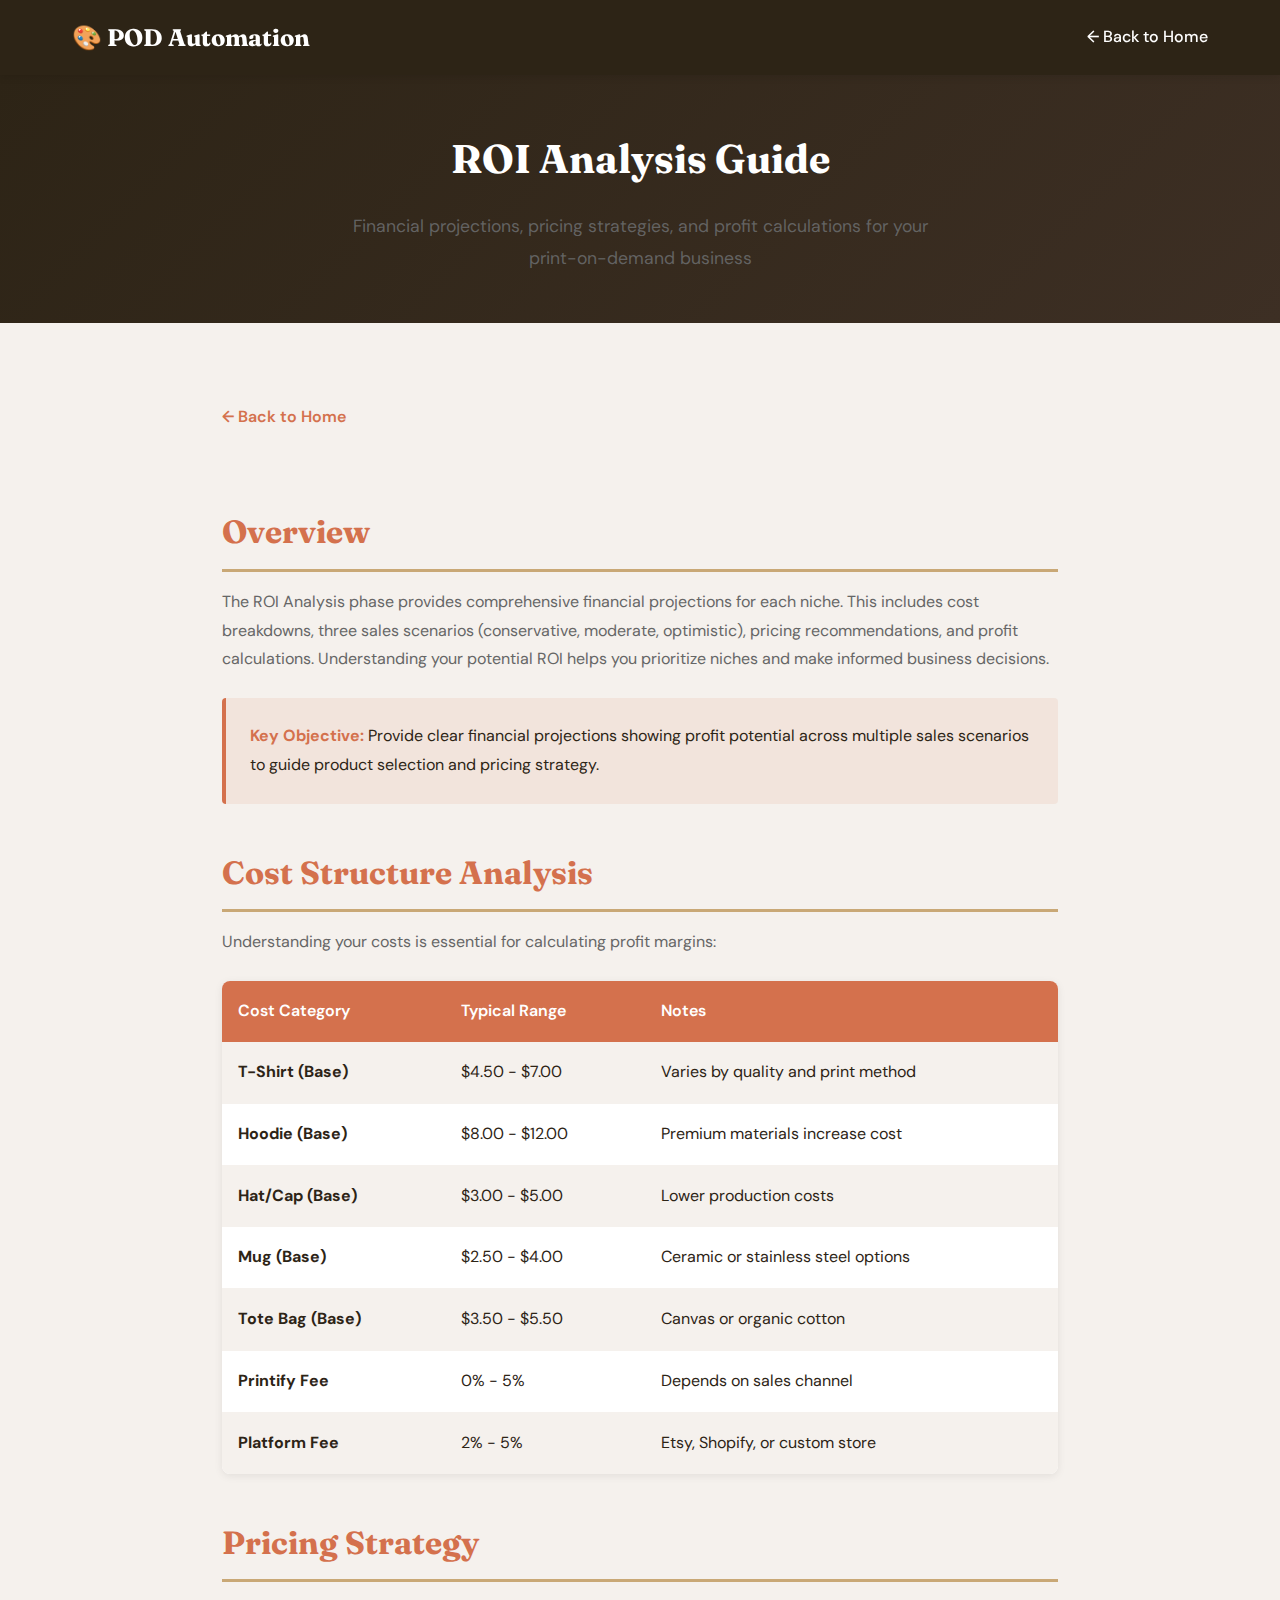
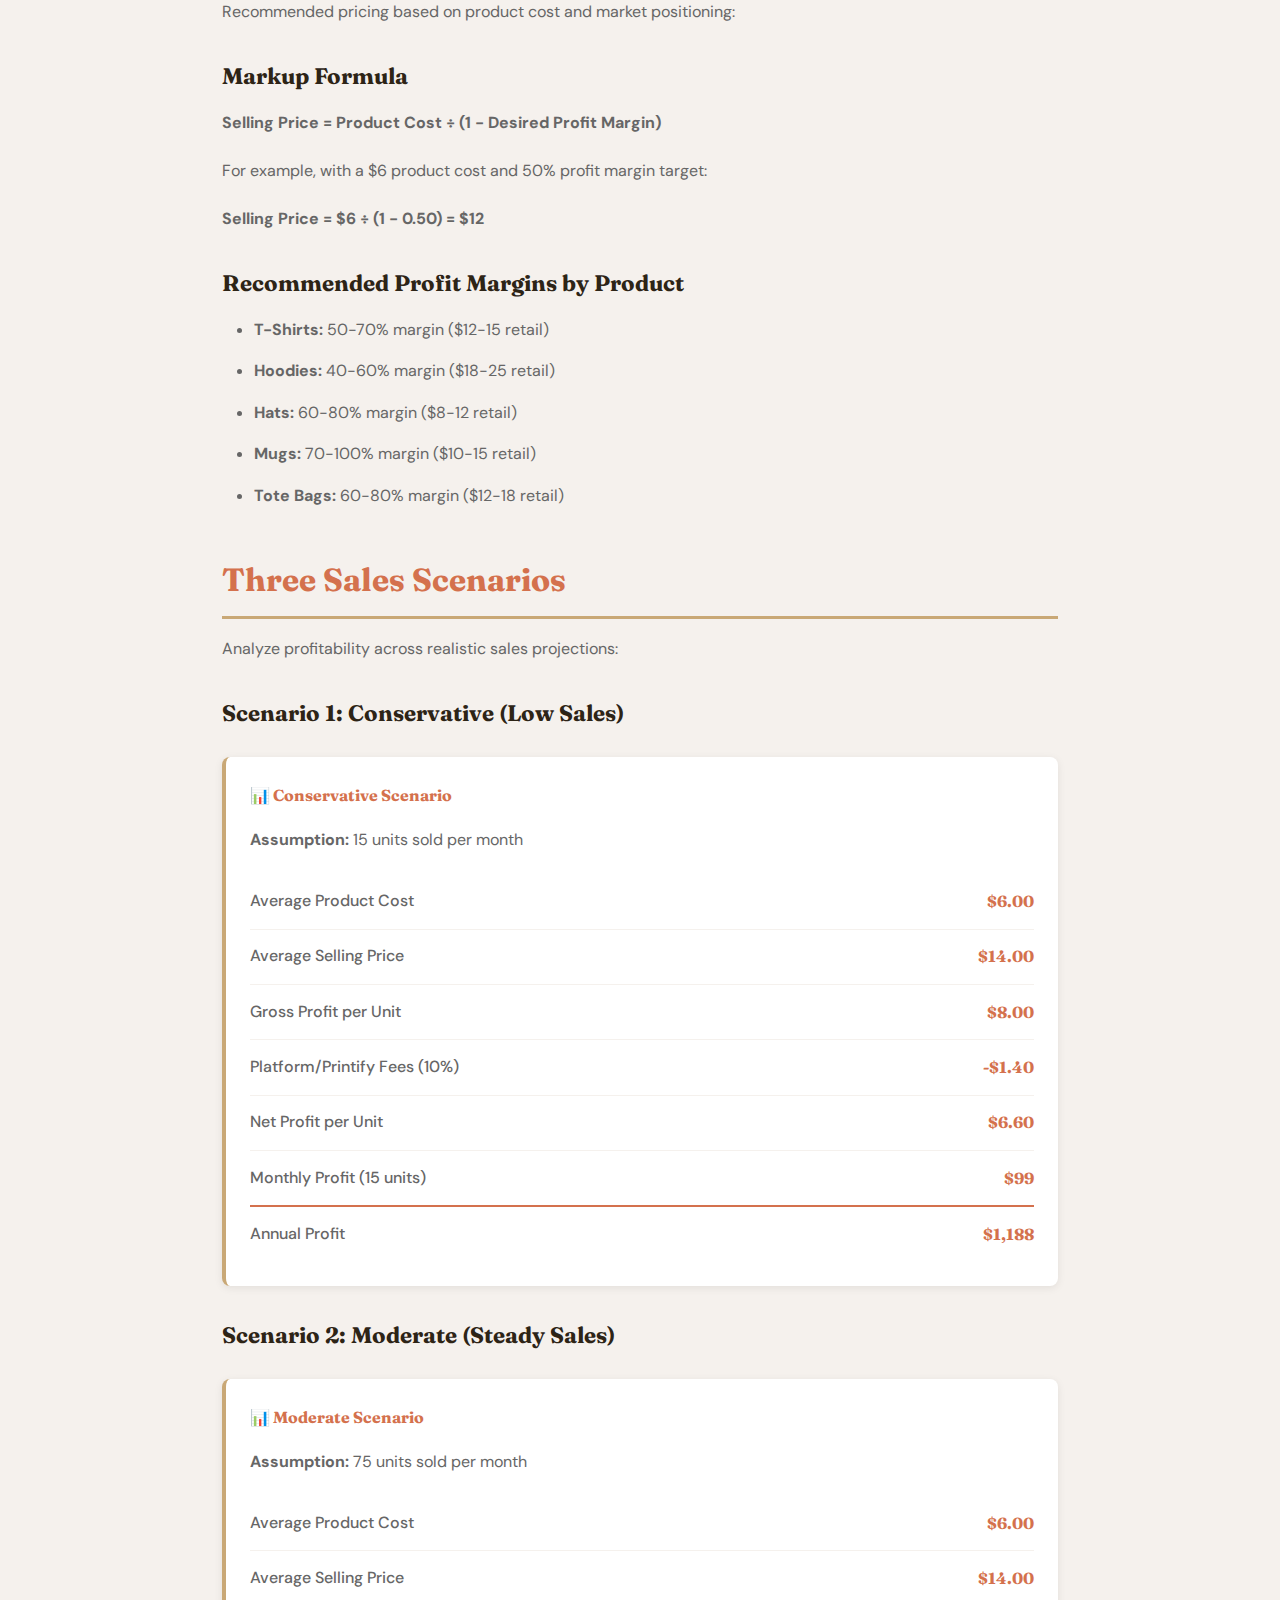
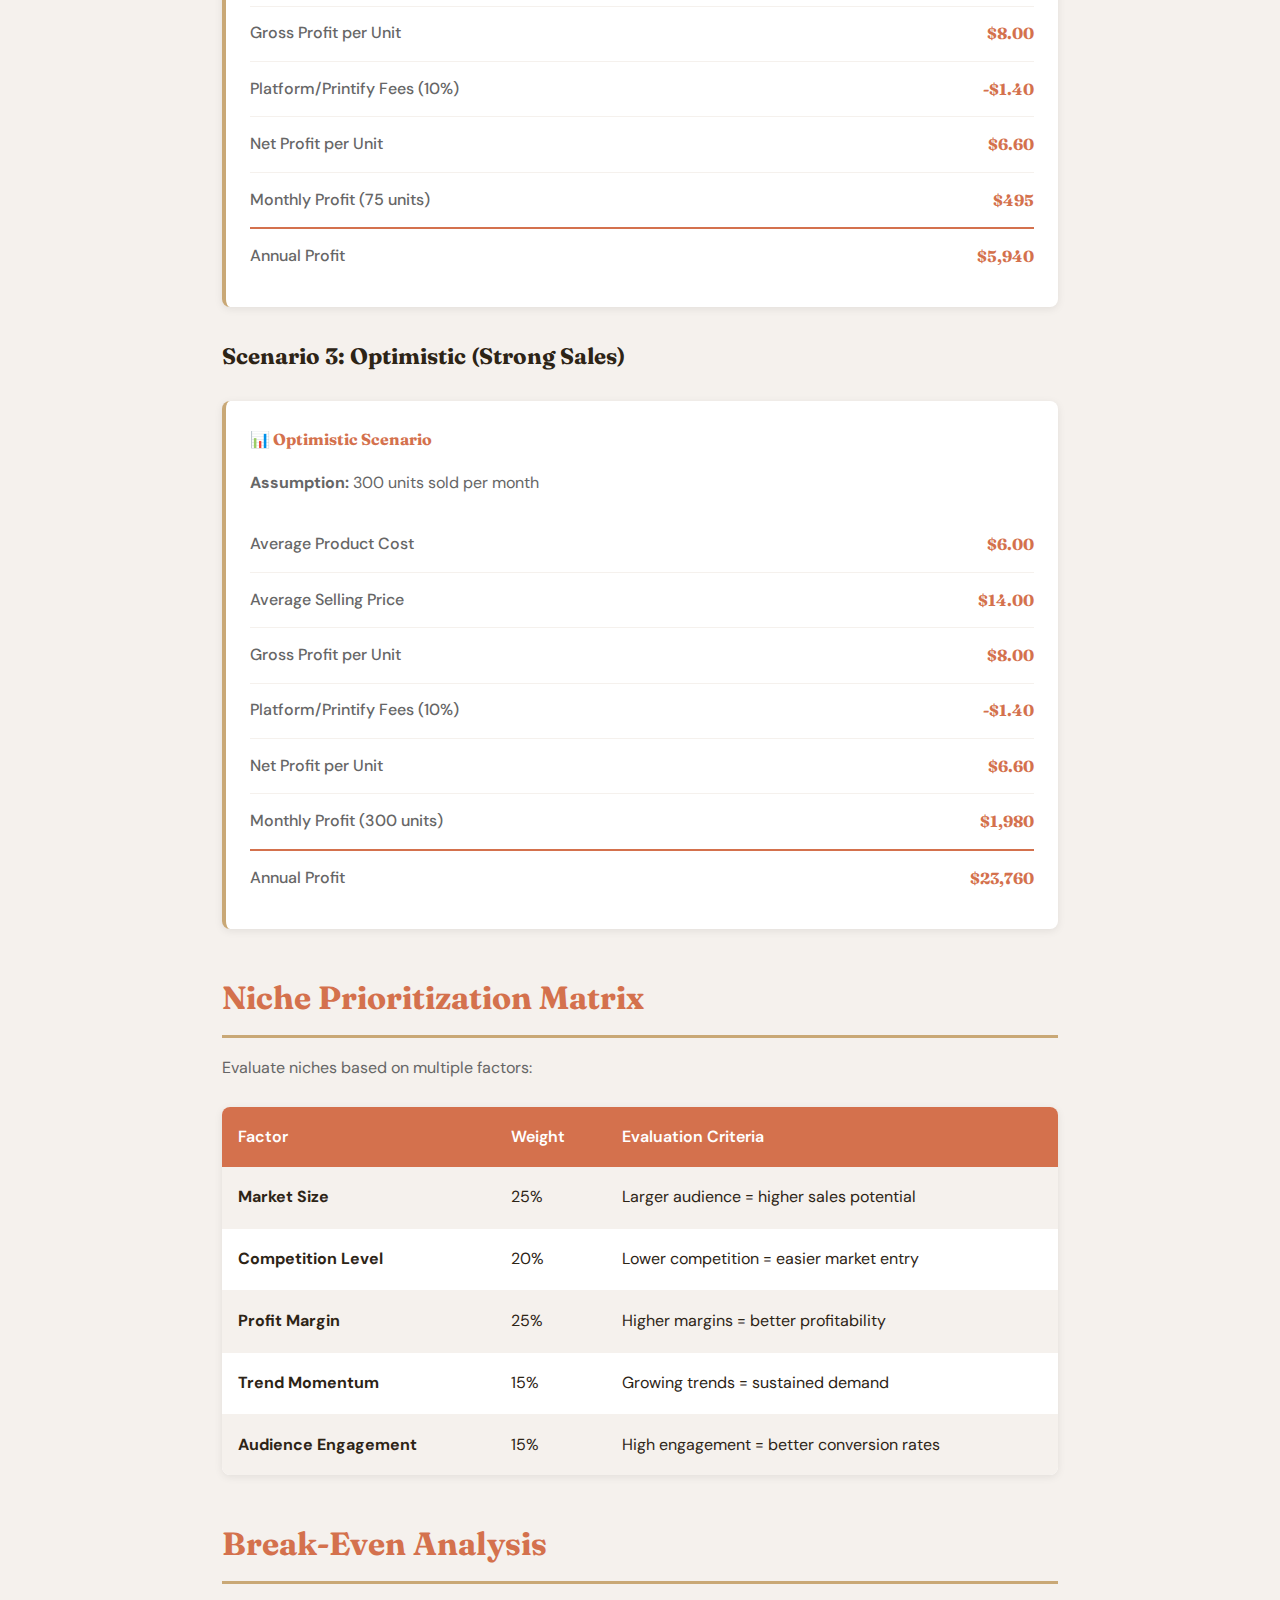
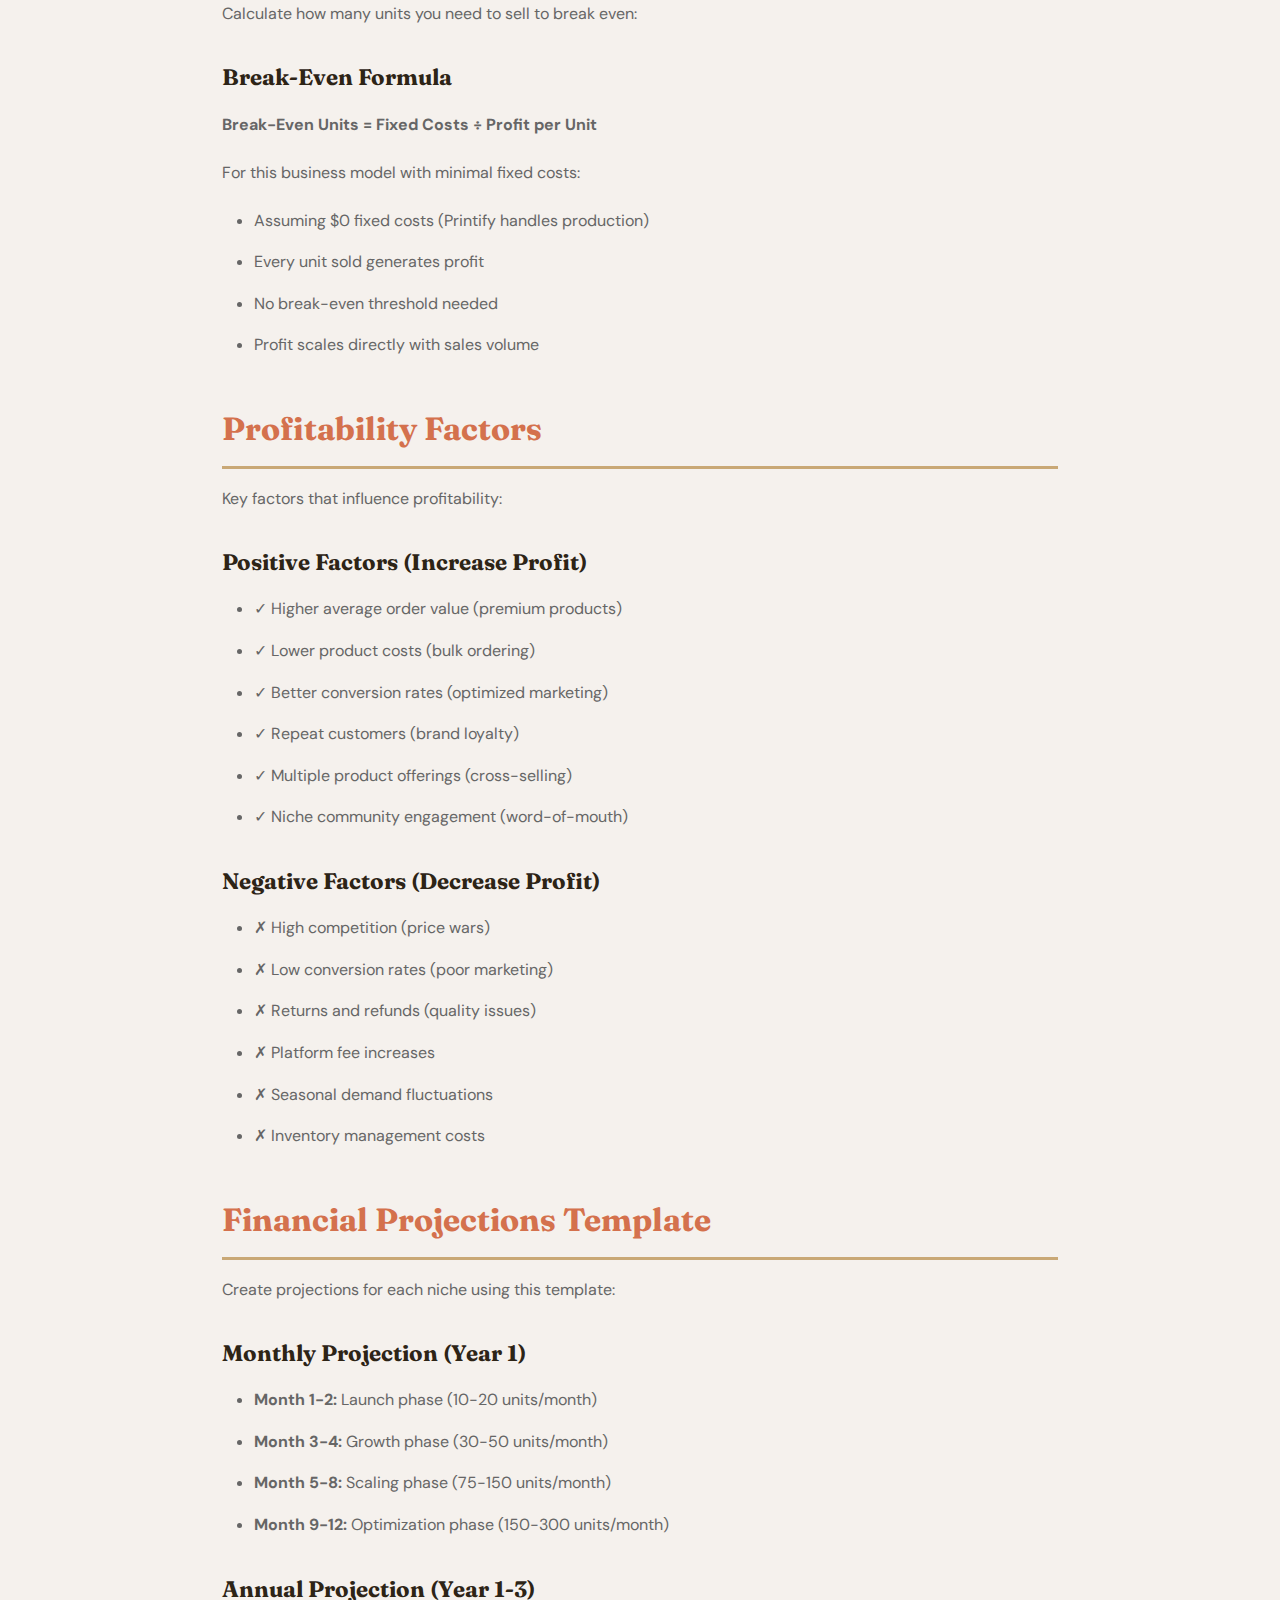
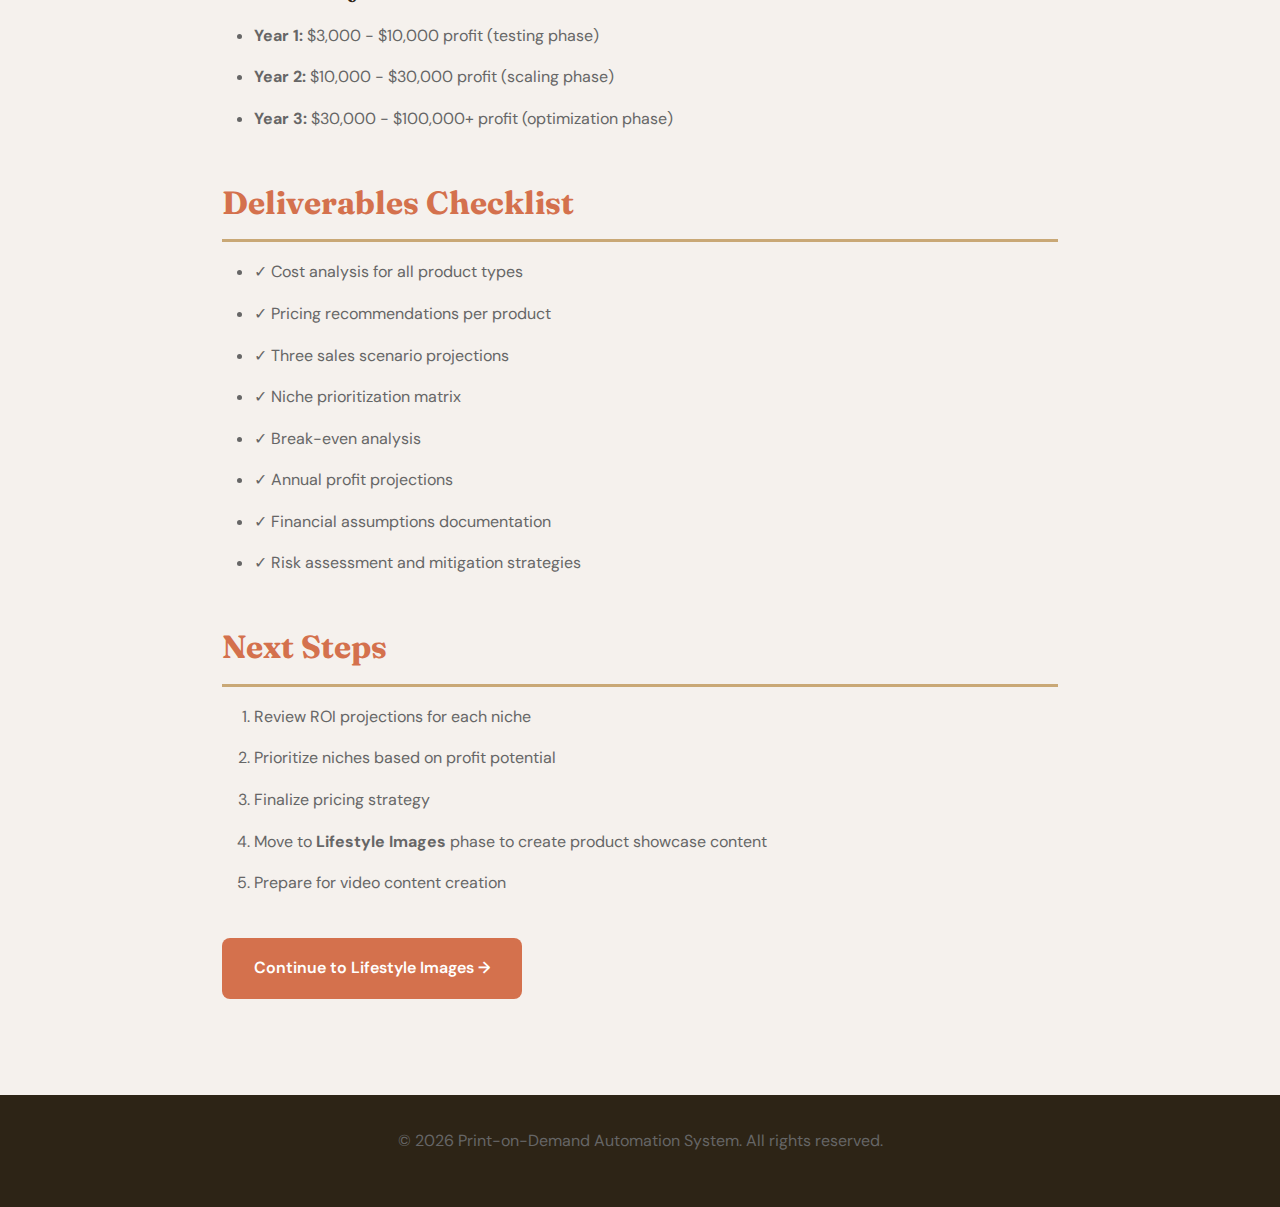
<file: roi.html>
<!DOCTYPE html>
<html lang="en">
<head>
    <meta charset="UTF-8">
    <meta name="viewport" content="width=device-width, initial-scale=1.0">
    <title>ROI Analysis Guide - POD Automation</title>
    <link href="https://fonts.googleapis.com/css2?family=Fraunces:wght@400;600;700&family=DM+Sans:wght@400;500;600;700&display=swap" rel="stylesheet">
    <style>
        * {
            margin: 0;
            padding: 0;
            box-sizing: border-box;
        }

        :root {
            --primary: #d4714d;
            --secondary: #8b6f47;
            --accent: #c9a876;
            --dark: #2d2416;
            --light: #f5f1ed;
            --white: #ffffff;
            --gray: #666666;
            --success: #6b9080;
        }

        body {
            font-family: 'DM Sans', sans-serif;
            background-color: var(--light);
            color: var(--dark);
            line-height: 1.8;
        }

        .container {
            max-width: 900px;
            margin: 0 auto;
            padding: 2rem;
        }

        /* Navigation */
        .navbar {
            background: var(--dark);
            color: white;
            padding: 1rem 0;
            position: sticky;
            top: 0;
            z-index: 100;
            box-shadow: 0 2px 8px rgba(0,0,0,0.1);
        }

        .nav-container {
            max-width: 1200px;
            margin: 0 auto;
            padding: 0 2rem;
            display: flex;
            justify-content: space-between;
            align-items: center;
        }

        .nav-brand h1 {
            font-family: 'Fraunces', serif;
            font-size: 1.5rem;
            font-weight: 700;
        }

        .nav-link {
            color: white;
            text-decoration: none;
            font-weight: 500;
            transition: color 0.3s ease;
        }

        .nav-link:hover {
            color: var(--primary);
        }

        /* Header */
        .guide-header {
            background: linear-gradient(135deg, var(--dark) 0%, #3d2f24 100%);
            color: white;
            padding: 3rem 2rem;
            text-align: center;
            margin-bottom: 3rem;
        }

        .guide-header h1 {
            font-family: 'Fraunces', serif;
            font-size: 2.5rem;
            margin-bottom: 1rem;
        }

        .guide-header p {
            font-size: 1.1rem;
            opacity: 0.95;
            max-width: 600px;
            margin: 0 auto;
        }

        /* Content Styles */
        h2 {
            font-family: 'Fraunces', serif;
            font-size: 2rem;
            color: var(--primary);
            margin-top: 2.5rem;
            margin-bottom: 1rem;
            border-bottom: 3px solid var(--accent);
            padding-bottom: 0.5rem;
        }

        h3 {
            font-family: 'Fraunces', serif;
            font-size: 1.4rem;
            color: var(--dark);
            margin-top: 1.8rem;
            margin-bottom: 0.8rem;
        }

        p {
            margin-bottom: 1.2rem;
            color: var(--gray);
        }

        .highlight {
            background: rgba(212, 113, 77, 0.1);
            padding: 1.5rem;
            border-left: 4px solid var(--primary);
            margin: 1.5rem 0;
            border-radius: 4px;
        }

        .highlight strong {
            color: var(--primary);
        }

        ul, ol {
            margin-left: 2rem;
            margin-bottom: 1.5rem;
        }

        li {
            margin-bottom: 0.8rem;
            color: var(--gray);
        }

        .spec-table {
            width: 100%;
            border-collapse: collapse;
            margin: 1.5rem 0;
            background: white;
            border-radius: 8px;
            overflow: hidden;
            box-shadow: 0 2px 8px rgba(0,0,0,0.08);
        }

        .spec-table th {
            background: var(--primary);
            color: white;
            padding: 1rem;
            text-align: left;
            font-weight: 600;
        }

        .spec-table td {
            padding: 1rem;
            border-bottom: 1px solid var(--light);
        }

        .spec-table tr:last-child td {
            border-bottom: none;
        }

        .spec-table tr:nth-child(even) {
            background: var(--light);
        }

        .scenario-box {
            background: white;
            padding: 1.5rem;
            margin: 1.5rem 0;
            border-radius: 8px;
            border-left: 4px solid var(--accent);
            box-shadow: 0 2px 8px rgba(0,0,0,0.08);
        }

        .scenario-box h4 {
            font-family: 'Fraunces', serif;
            color: var(--primary);
            margin-bottom: 1rem;
        }

        .metric-row {
            display: flex;
            justify-content: space-between;
            padding: 0.8rem 0;
            border-bottom: 1px solid var(--light);
        }

        .metric-row:last-child {
            border-bottom: none;
        }

        .metric-label {
            color: var(--gray);
            font-weight: 500;
        }

        .metric-value {
            font-family: 'Fraunces', serif;
            color: var(--primary);
            font-weight: 700;
        }

        .cta-button {
            display: inline-block;
            background: var(--primary);
            color: white;
            padding: 1rem 2rem;
            border-radius: 8px;
            text-decoration: none;
            font-weight: 600;
            transition: all 0.3s ease;
            margin-top: 1rem;
        }

        .cta-button:hover {
            background: var(--secondary);
            transform: translateY(-2px);
        }

        .back-link {
            color: var(--primary);
            text-decoration: none;
            font-weight: 600;
            margin-bottom: 2rem;
            display: inline-block;
        }

        .back-link:hover {
            color: var(--secondary);
        }

        .footer {
            background: var(--dark);
            color: white;
            padding: 2rem;
            margin-top: 4rem;
            text-align: center;
        }

        @media (max-width: 768px) {
            .guide-header h1 {
                font-size: 1.8rem;
            }

            h2 {
                font-size: 1.5rem;
            }

            .container {
                padding: 1rem;
            }

            .metric-row {
                flex-direction: column;
            }

            .metric-value {
                margin-top: 0.5rem;
            }
        }
    </style>
</head>
<body>
    <!-- Navigation -->
    <nav class="navbar">
        <div class="nav-container">
            <div class="nav-brand">
                <h1>🎨 POD Automation</h1>
            </div>
            <a href="../index-enhanced.html" class="nav-link">← Back to Home</a>
        </div>
    </nav>

    <!-- Header -->
    <div class="guide-header">
        <h1>ROI Analysis Guide</h1>
        <p>Financial projections, pricing strategies, and profit calculations for your print-on-demand business</p>
    </div>

    <div class="container">
        <a href="../index-enhanced.html" class="back-link">← Back to Home</a>

        <h2>Overview</h2>
        <p>The ROI Analysis phase provides comprehensive financial projections for each niche. This includes cost breakdowns, three sales scenarios (conservative, moderate, optimistic), pricing recommendations, and profit calculations. Understanding your potential ROI helps you prioritize niches and make informed business decisions.</p>

        <div class="highlight">
            <strong>Key Objective:</strong> Provide clear financial projections showing profit potential across multiple sales scenarios to guide product selection and pricing strategy.
        </div>

        <h2>Cost Structure Analysis</h2>
        <p>Understanding your costs is essential for calculating profit margins:</p>

        <table class="spec-table">
            <tr>
                <th>Cost Category</th>
                <th>Typical Range</th>
                <th>Notes</th>
            </tr>
            <tr>
                <td><strong>T-Shirt (Base)</strong></td>
                <td>$4.50 - $7.00</td>
                <td>Varies by quality and print method</td>
            </tr>
            <tr>
                <td><strong>Hoodie (Base)</strong></td>
                <td>$8.00 - $12.00</td>
                <td>Premium materials increase cost</td>
            </tr>
            <tr>
                <td><strong>Hat/Cap (Base)</strong></td>
                <td>$3.00 - $5.00</td>
                <td>Lower production costs</td>
            </tr>
            <tr>
                <td><strong>Mug (Base)</strong></td>
                <td>$2.50 - $4.00</td>
                <td>Ceramic or stainless steel options</td>
            </tr>
            <tr>
                <td><strong>Tote Bag (Base)</strong></td>
                <td>$3.50 - $5.50</td>
                <td>Canvas or organic cotton</td>
            </tr>
            <tr>
                <td><strong>Printify Fee</strong></td>
                <td>0% - 5%</td>
                <td>Depends on sales channel</td>
            </tr>
            <tr>
                <td><strong>Platform Fee</strong></td>
                <td>2% - 5%</td>
                <td>Etsy, Shopify, or custom store</td>
            </tr>
        </table>

        <h2>Pricing Strategy</h2>
        <p>Recommended pricing based on product cost and market positioning:</p>

        <h3>Markup Formula</h3>
        <p><strong>Selling Price = Product Cost ÷ (1 - Desired Profit Margin)</strong></p>
        <p>For example, with a $6 product cost and 50% profit margin target:</p>
        <p><strong>Selling Price = $6 ÷ (1 - 0.50) = $12</strong></p>

        <h3>Recommended Profit Margins by Product</h3>
        <ul>
            <li><strong>T-Shirts:</strong> 50-70% margin ($12-15 retail)</li>
            <li><strong>Hoodies:</strong> 40-60% margin ($18-25 retail)</li>
            <li><strong>Hats:</strong> 60-80% margin ($8-12 retail)</li>
            <li><strong>Mugs:</strong> 70-100% margin ($10-15 retail)</li>
            <li><strong>Tote Bags:</strong> 60-80% margin ($12-18 retail)</li>
        </ul>

        <h2>Three Sales Scenarios</h2>
        <p>Analyze profitability across realistic sales projections:</p>

        <h3>Scenario 1: Conservative (Low Sales)</h3>
        <div class="scenario-box">
            <h4>📊 Conservative Scenario</h4>
            <p><strong>Assumption:</strong> 15 units sold per month</p>
            <div class="metric-row">
                <span class="metric-label">Average Product Cost</span>
                <span class="metric-value">$6.00</span>
            </div>
            <div class="metric-row">
                <span class="metric-label">Average Selling Price</span>
                <span class="metric-value">$14.00</span>
            </div>
            <div class="metric-row">
                <span class="metric-label">Gross Profit per Unit</span>
                <span class="metric-value">$8.00</span>
            </div>
            <div class="metric-row">
                <span class="metric-label">Platform/Printify Fees (10%)</span>
                <span class="metric-value">-$1.40</span>
            </div>
            <div class="metric-row">
                <span class="metric-label">Net Profit per Unit</span>
                <span class="metric-value">$6.60</span>
            </div>
            <div class="metric-row" style="border-bottom: 2px solid var(--primary); font-weight: bold;">
                <span class="metric-label">Monthly Profit (15 units)</span>
                <span class="metric-value">$99</span>
            </div>
            <div class="metric-row" style="font-weight: bold;">
                <span class="metric-label">Annual Profit</span>
                <span class="metric-value">$1,188</span>
            </div>
        </div>

        <h3>Scenario 2: Moderate (Steady Sales)</h3>
        <div class="scenario-box">
            <h4>📊 Moderate Scenario</h4>
            <p><strong>Assumption:</strong> 75 units sold per month</p>
            <div class="metric-row">
                <span class="metric-label">Average Product Cost</span>
                <span class="metric-value">$6.00</span>
            </div>
            <div class="metric-row">
                <span class="metric-label">Average Selling Price</span>
                <span class="metric-value">$14.00</span>
            </div>
            <div class="metric-row">
                <span class="metric-label">Gross Profit per Unit</span>
                <span class="metric-value">$8.00</span>
            </div>
            <div class="metric-row">
                <span class="metric-label">Platform/Printify Fees (10%)</span>
                <span class="metric-value">-$1.40</span>
            </div>
            <div class="metric-row">
                <span class="metric-label">Net Profit per Unit</span>
                <span class="metric-value">$6.60</span>
            </div>
            <div class="metric-row" style="border-bottom: 2px solid var(--primary); font-weight: bold;">
                <span class="metric-label">Monthly Profit (75 units)</span>
                <span class="metric-value">$495</span>
            </div>
            <div class="metric-row" style="font-weight: bold;">
                <span class="metric-label">Annual Profit</span>
                <span class="metric-value">$5,940</span>
            </div>
        </div>

        <h3>Scenario 3: Optimistic (Strong Sales)</h3>
        <div class="scenario-box">
            <h4>📊 Optimistic Scenario</h4>
            <p><strong>Assumption:</strong> 300 units sold per month</p>
            <div class="metric-row">
                <span class="metric-label">Average Product Cost</span>
                <span class="metric-value">$6.00</span>
            </div>
            <div class="metric-row">
                <span class="metric-label">Average Selling Price</span>
                <span class="metric-value">$14.00</span>
            </div>
            <div class="metric-row">
                <span class="metric-label">Gross Profit per Unit</span>
                <span class="metric-value">$8.00</span>
            </div>
            <div class="metric-row">
                <span class="metric-label">Platform/Printify Fees (10%)</span>
                <span class="metric-value">-$1.40</span>
            </div>
            <div class="metric-row">
                <span class="metric-label">Net Profit per Unit</span>
                <span class="metric-value">$6.60</span>
            </div>
            <div class="metric-row" style="border-bottom: 2px solid var(--primary); font-weight: bold;">
                <span class="metric-label">Monthly Profit (300 units)</span>
                <span class="metric-value">$1,980</span>
            </div>
            <div class="metric-row" style="font-weight: bold;">
                <span class="metric-label">Annual Profit</span>
                <span class="metric-value">$23,760</span>
            </div>
        </div>

        <h2>Niche Prioritization Matrix</h2>
        <p>Evaluate niches based on multiple factors:</p>

        <table class="spec-table">
            <tr>
                <th>Factor</th>
                <th>Weight</th>
                <th>Evaluation Criteria</th>
            </tr>
            <tr>
                <td><strong>Market Size</strong></td>
                <td>25%</td>
                <td>Larger audience = higher sales potential</td>
            </tr>
            <tr>
                <td><strong>Competition Level</strong></td>
                <td>20%</td>
                <td>Lower competition = easier market entry</td>
            </tr>
            <tr>
                <td><strong>Profit Margin</strong></td>
                <td>25%</td>
                <td>Higher margins = better profitability</td>
            </tr>
            <tr>
                <td><strong>Trend Momentum</strong></td>
                <td>15%</td>
                <td>Growing trends = sustained demand</td>
            </tr>
            <tr>
                <td><strong>Audience Engagement</strong></td>
                <td>15%</td>
                <td>High engagement = better conversion rates</td>
            </tr>
        </table>

        <h2>Break-Even Analysis</h2>
        <p>Calculate how many units you need to sell to break even:</p>

        <h3>Break-Even Formula</h3>
        <p><strong>Break-Even Units = Fixed Costs ÷ Profit per Unit</strong></p>
        <p>For this business model with minimal fixed costs:</p>
        <ul>
            <li>Assuming $0 fixed costs (Printify handles production)</li>
            <li>Every unit sold generates profit</li>
            <li>No break-even threshold needed</li>
            <li>Profit scales directly with sales volume</li>
        </ul>

        <h2>Profitability Factors</h2>
        <p>Key factors that influence profitability:</p>

        <h3>Positive Factors (Increase Profit)</h3>
        <ul>
            <li>✓ Higher average order value (premium products)</li>
            <li>✓ Lower product costs (bulk ordering)</li>
            <li>✓ Better conversion rates (optimized marketing)</li>
            <li>✓ Repeat customers (brand loyalty)</li>
            <li>✓ Multiple product offerings (cross-selling)</li>
            <li>✓ Niche community engagement (word-of-mouth)</li>
        </ul>

        <h3>Negative Factors (Decrease Profit)</h3>
        <ul>
            <li>✗ High competition (price wars)</li>
            <li>✗ Low conversion rates (poor marketing)</li>
            <li>✗ Returns and refunds (quality issues)</li>
            <li>✗ Platform fee increases</li>
            <li>✗ Seasonal demand fluctuations</li>
            <li>✗ Inventory management costs</li>
        </ul>

        <h2>Financial Projections Template</h2>
        <p>Create projections for each niche using this template:</p>

        <h3>Monthly Projection (Year 1)</h3>
        <ul>
            <li><strong>Month 1-2:</strong> Launch phase (10-20 units/month)</li>
            <li><strong>Month 3-4:</strong> Growth phase (30-50 units/month)</li>
            <li><strong>Month 5-8:</strong> Scaling phase (75-150 units/month)</li>
            <li><strong>Month 9-12:</strong> Optimization phase (150-300 units/month)</li>
        </ul>

        <h3>Annual Projection (Year 1-3)</h3>
        <ul>
            <li><strong>Year 1:</strong> $3,000 - $10,000 profit (testing phase)</li>
            <li><strong>Year 2:</strong> $10,000 - $30,000 profit (scaling phase)</li>
            <li><strong>Year 3:</strong> $30,000 - $100,000+ profit (optimization phase)</li>
        </ul>

        <h2>Deliverables Checklist</h2>
        <ul>
            <li>✓ Cost analysis for all product types</li>
            <li>✓ Pricing recommendations per product</li>
            <li>✓ Three sales scenario projections</li>
            <li>✓ Niche prioritization matrix</li>
            <li>✓ Break-even analysis</li>
            <li>✓ Annual profit projections</li>
            <li>✓ Financial assumptions documentation</li>
            <li>✓ Risk assessment and mitigation strategies</li>
        </ul>

        <h2>Next Steps</h2>
        <ol>
            <li>Review ROI projections for each niche</li>
            <li>Prioritize niches based on profit potential</li>
            <li>Finalize pricing strategy</li>
            <li>Move to <strong>Lifestyle Images</strong> phase to create product showcase content</li>
            <li>Prepare for video content creation</li>
        </ol>

        <a href="../guides/lifestyle.html" class="cta-button">Continue to Lifestyle Images →</a>
    </div>

    <footer class="footer">
        <p>&copy; 2026 Print-on-Demand Automation System. All rights reserved.</p>
    </footer>
</body>
</html>
</file>
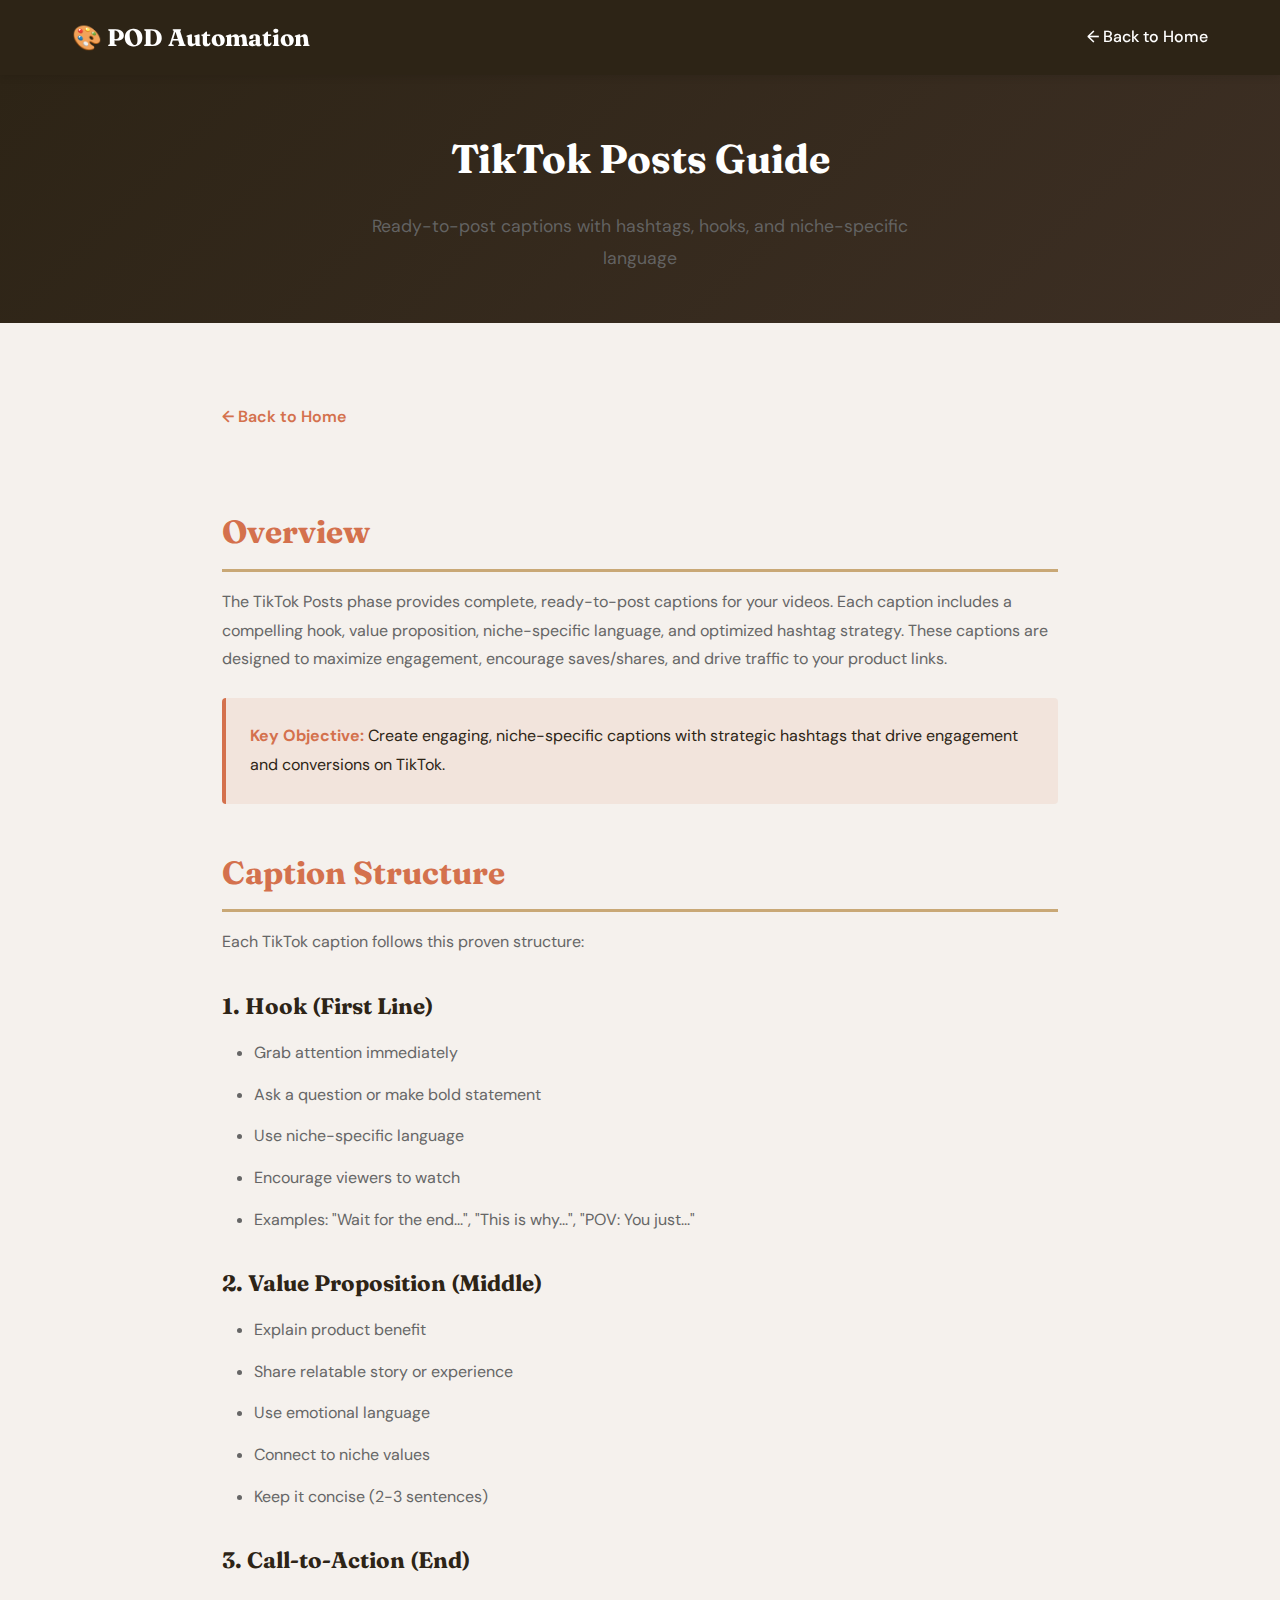
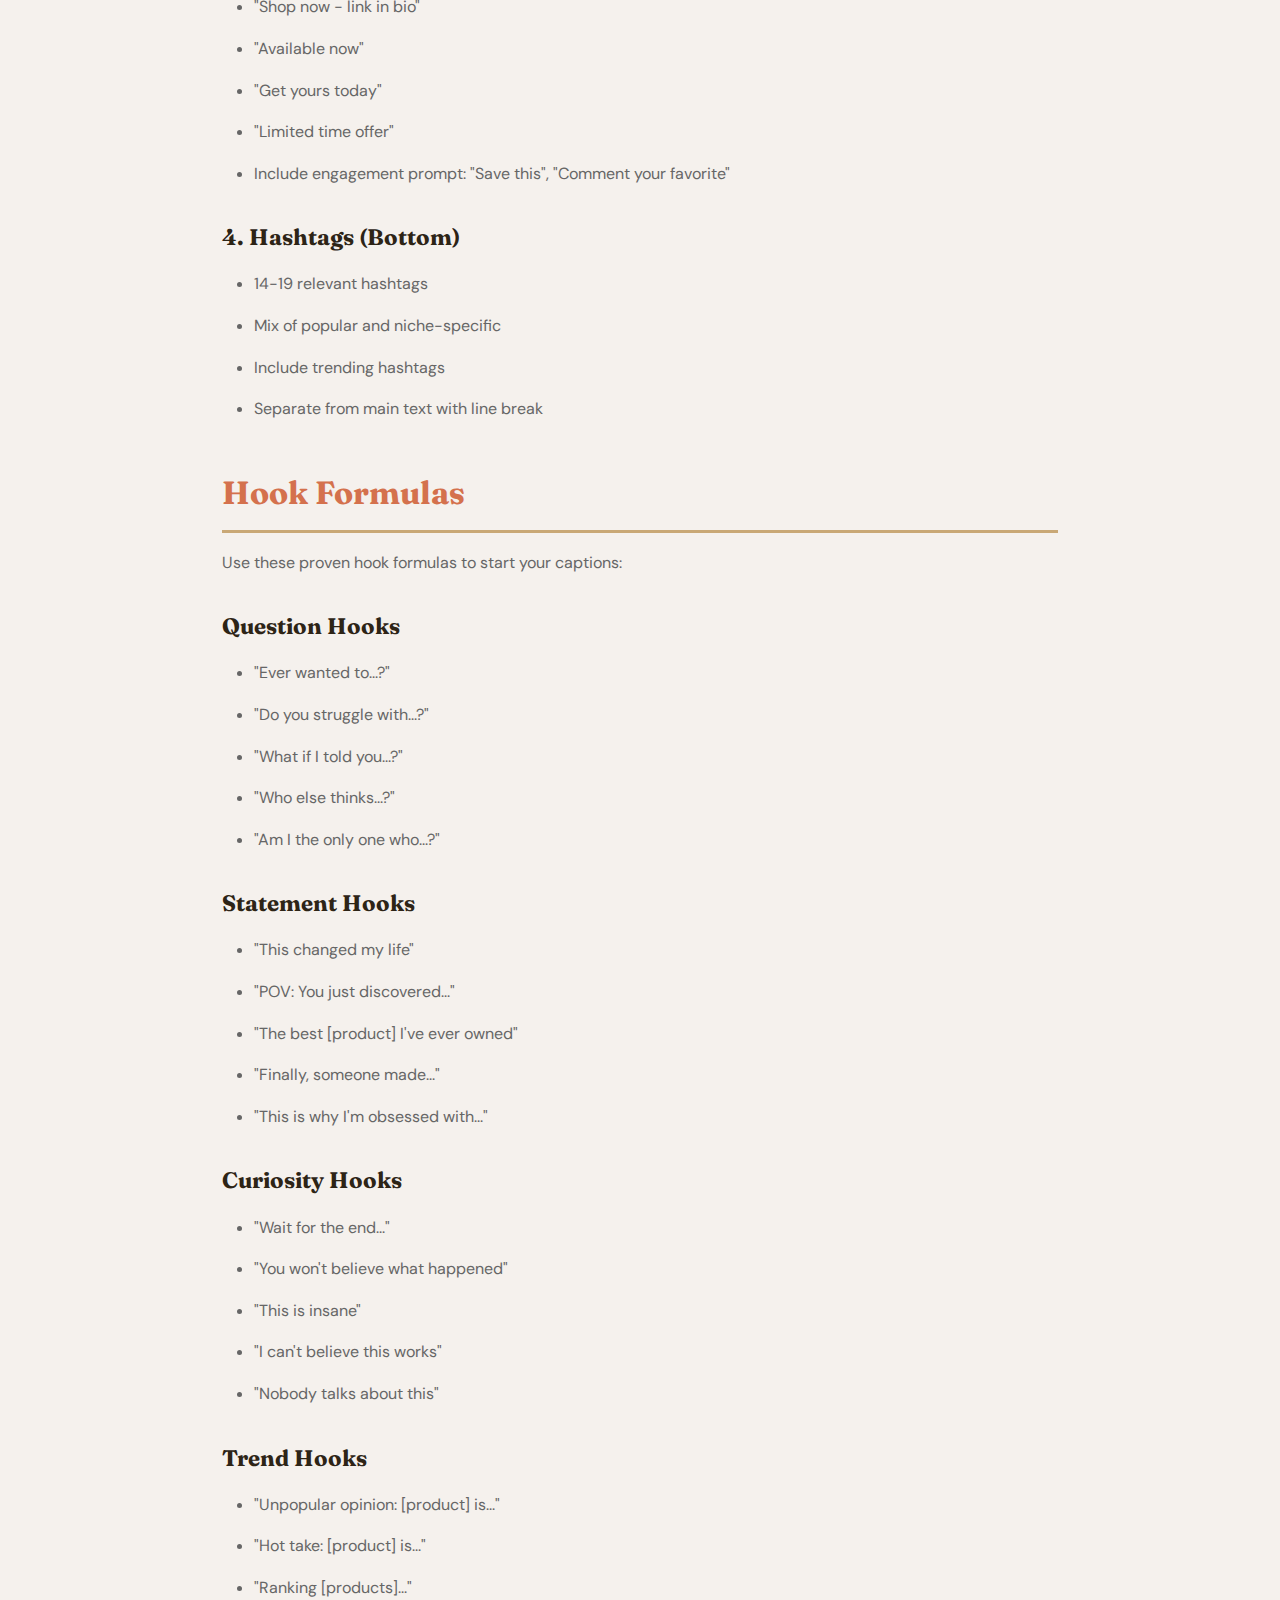
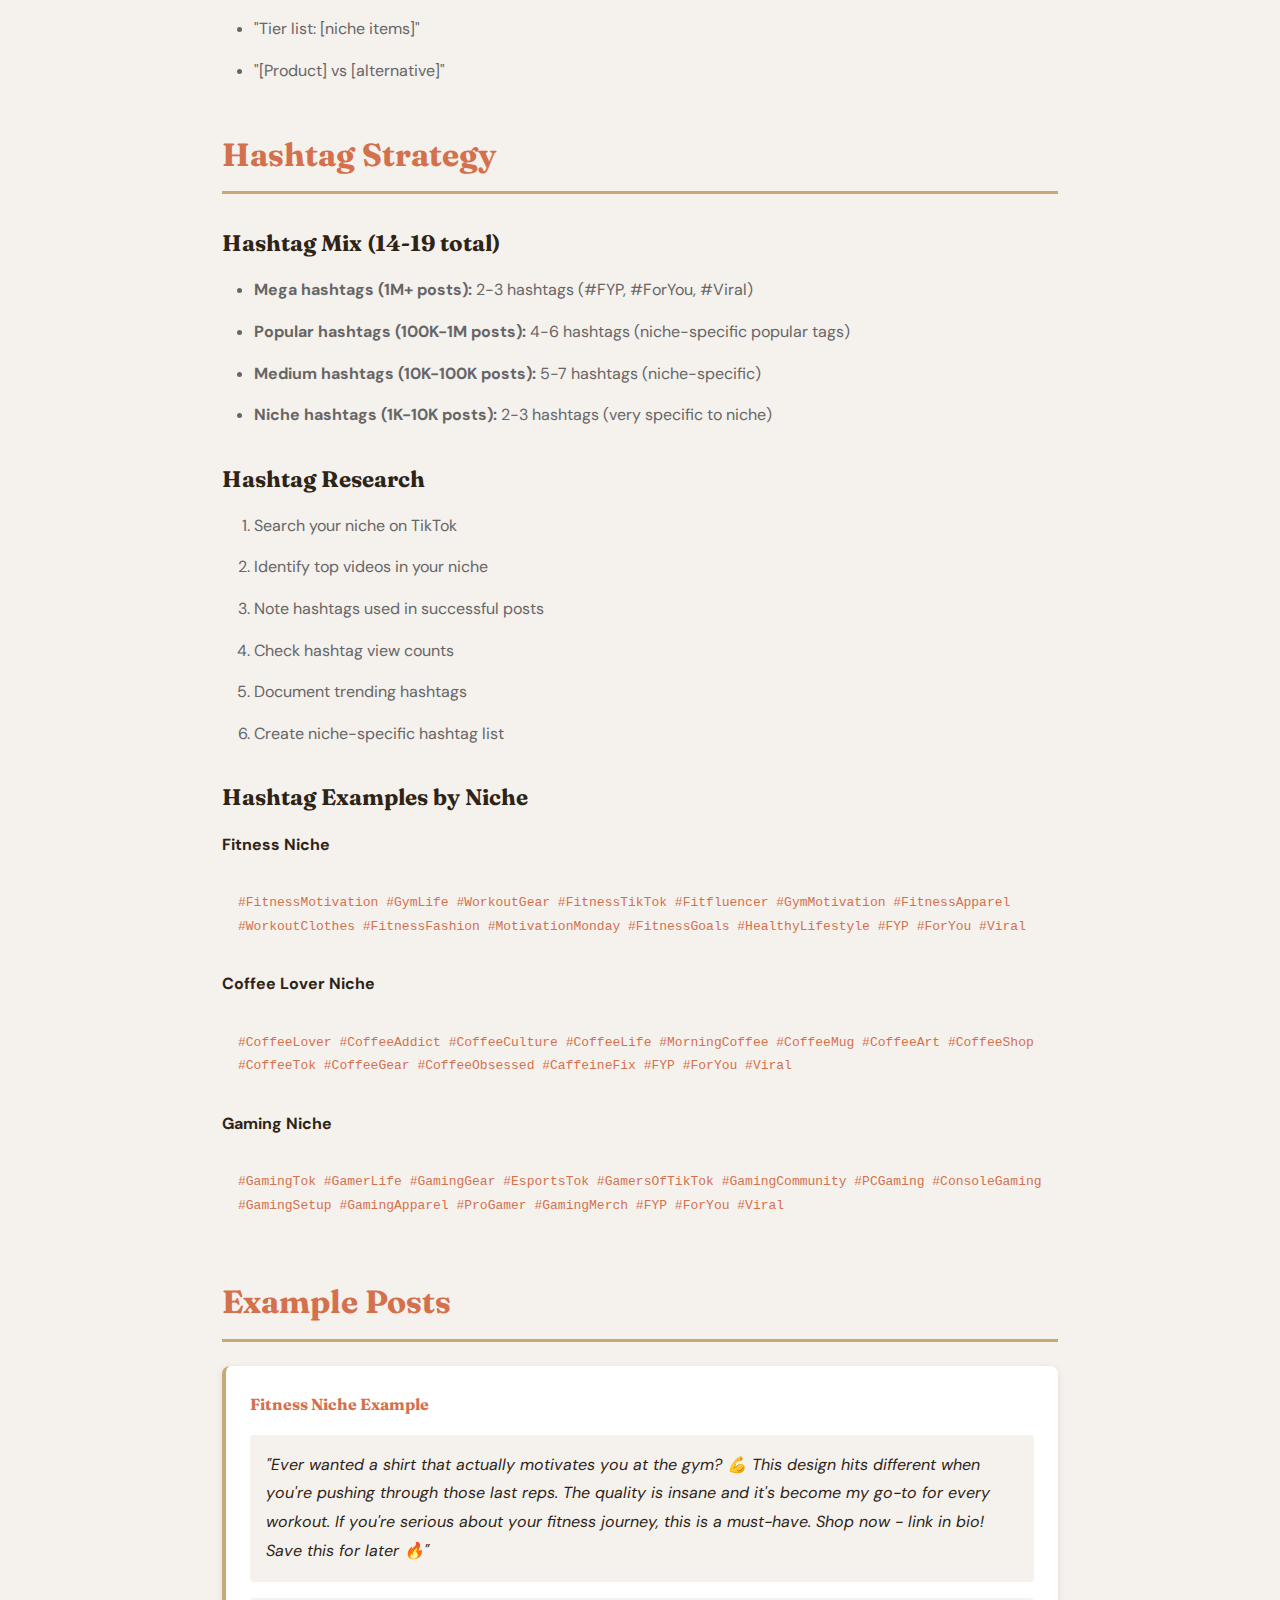
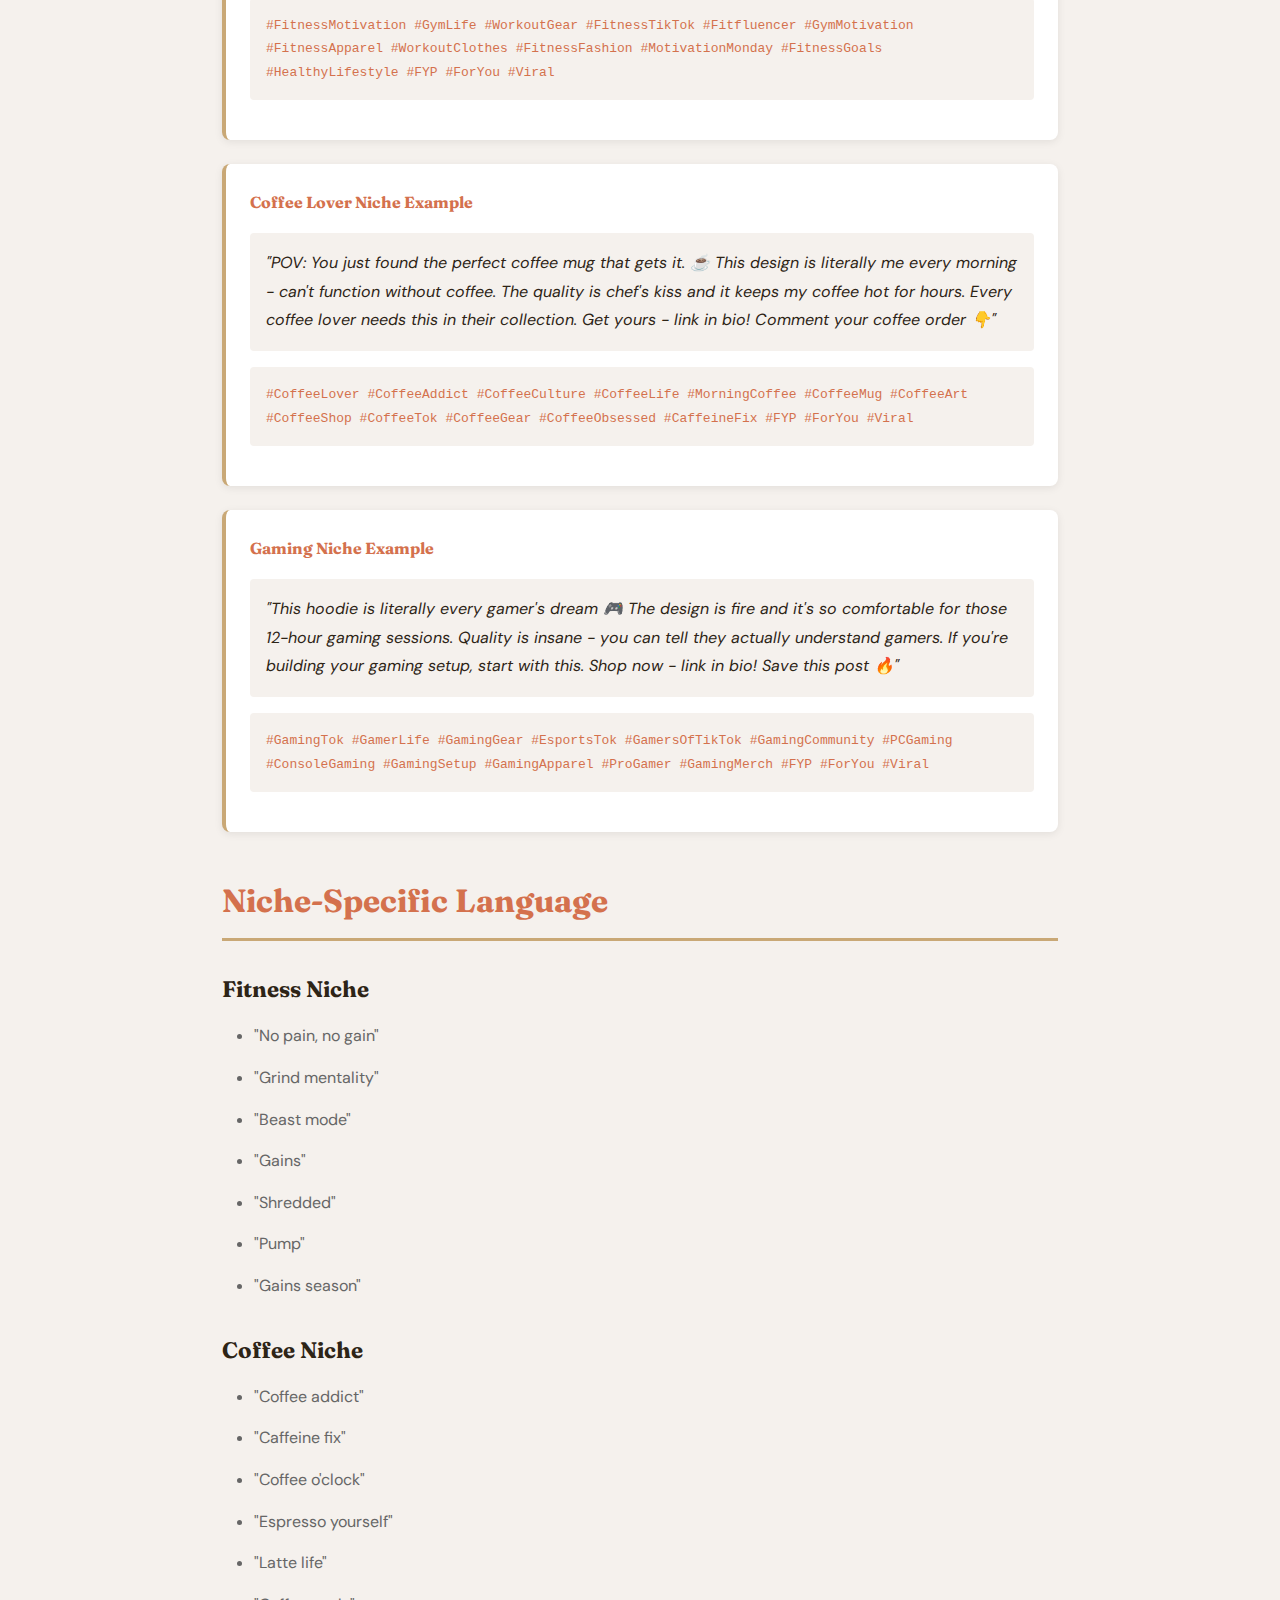
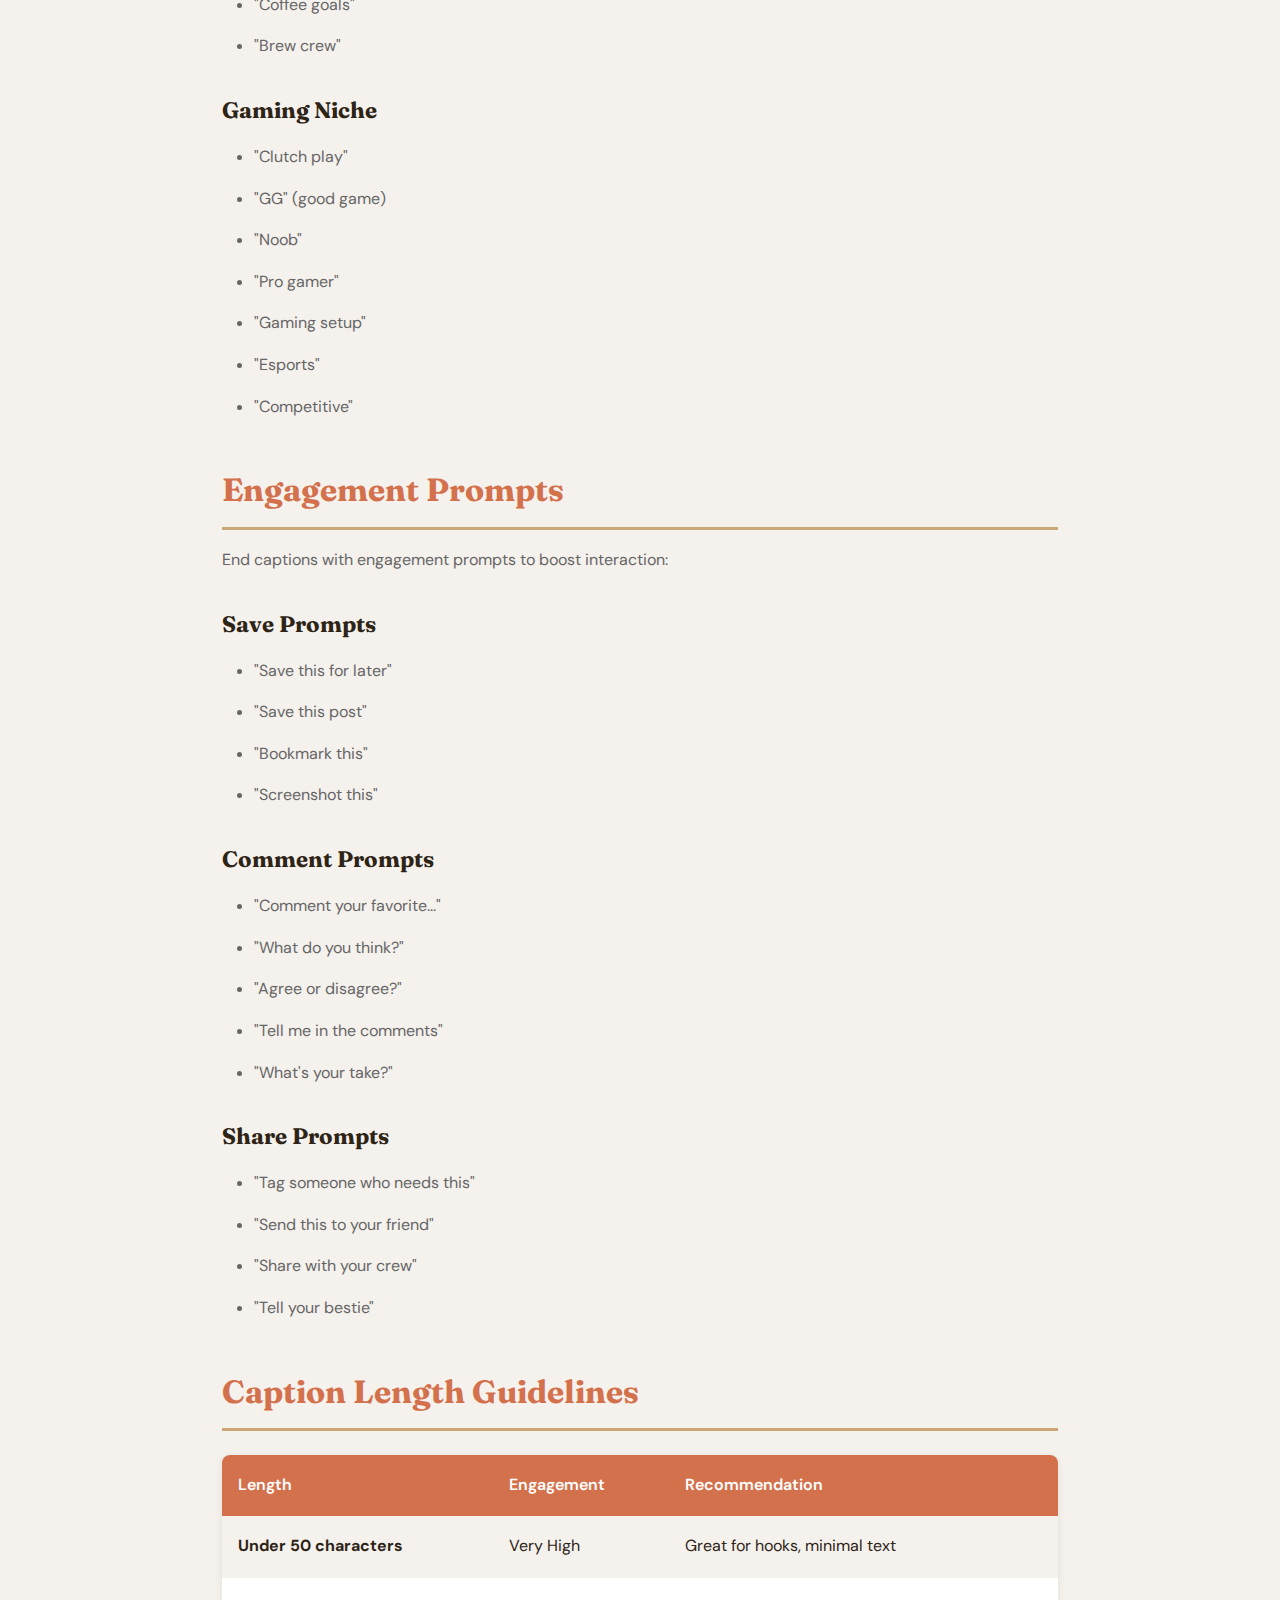
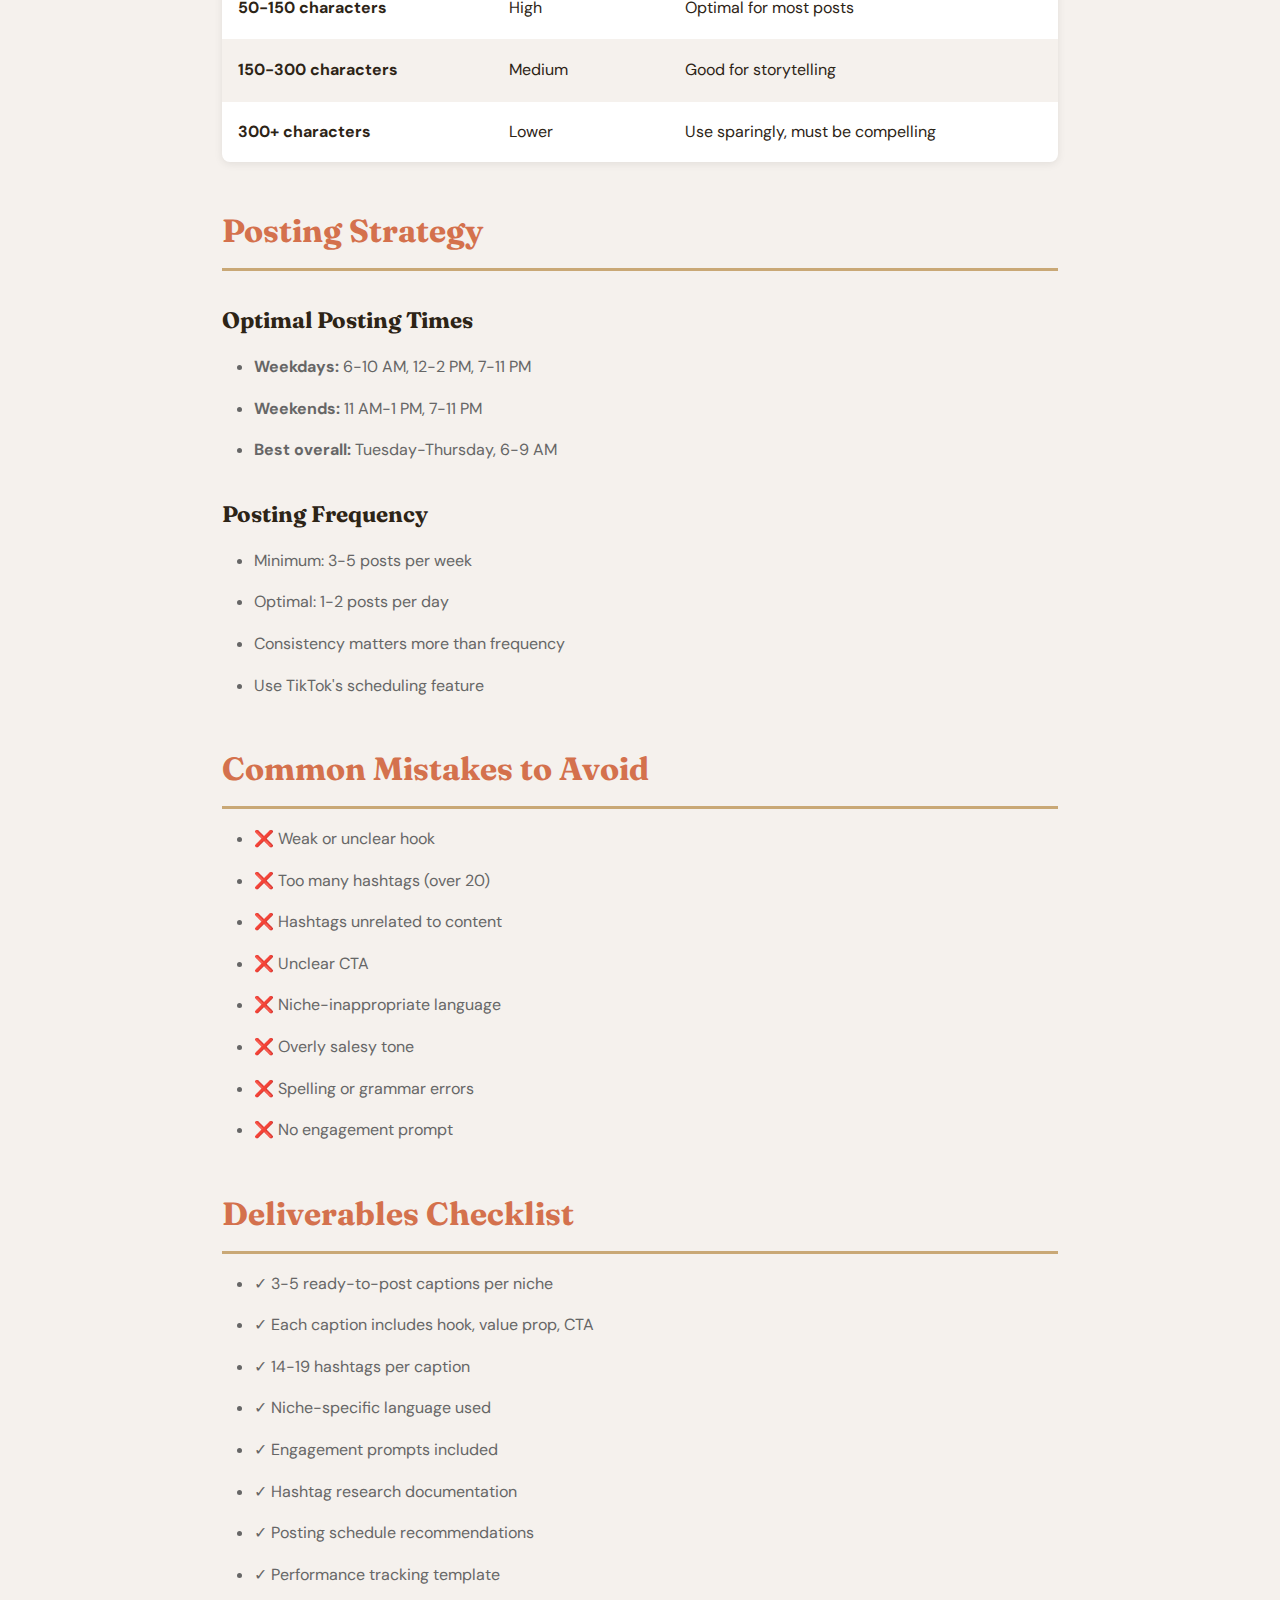
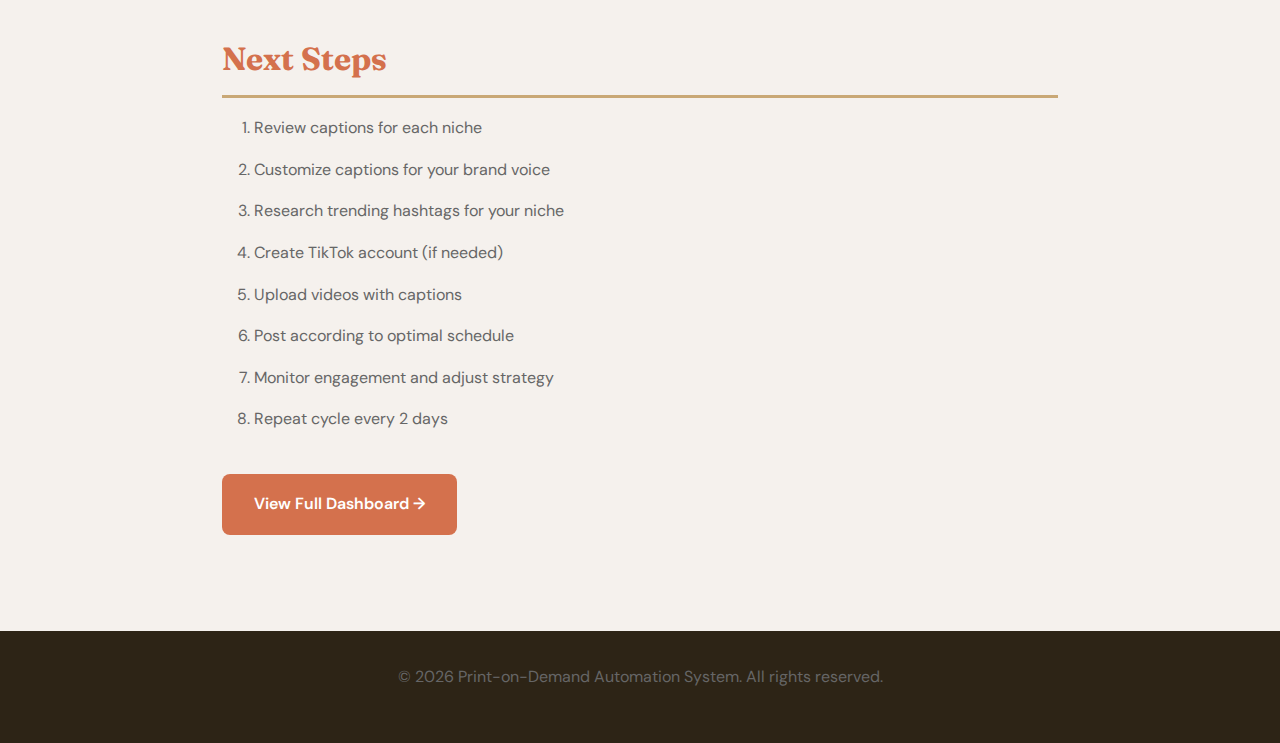
<file: tiktok.html>
<!DOCTYPE html>
<html lang="en">
<head>
    <meta charset="UTF-8">
    <meta name="viewport" content="width=device-width, initial-scale=1.0">
    <title>TikTok Posts Guide - POD Automation</title>
    <link href="https://fonts.googleapis.com/css2?family=Fraunces:wght@400;600;700&family=DM+Sans:wght@400;500;600;700&display=swap" rel="stylesheet">
    <style>
        * {
            margin: 0;
            padding: 0;
            box-sizing: border-box;
        }

        :root {
            --primary: #d4714d;
            --secondary: #8b6f47;
            --accent: #c9a876;
            --dark: #2d2416;
            --light: #f5f1ed;
            --white: #ffffff;
            --gray: #666666;
            --success: #6b9080;
        }

        body {
            font-family: 'DM Sans', sans-serif;
            background-color: var(--light);
            color: var(--dark);
            line-height: 1.8;
        }

        .container {
            max-width: 900px;
            margin: 0 auto;
            padding: 2rem;
        }

        /* Navigation */
        .navbar {
            background: var(--dark);
            color: white;
            padding: 1rem 0;
            position: sticky;
            top: 0;
            z-index: 100;
            box-shadow: 0 2px 8px rgba(0,0,0,0.1);
        }

        .nav-container {
            max-width: 1200px;
            margin: 0 auto;
            padding: 0 2rem;
            display: flex;
            justify-content: space-between;
            align-items: center;
        }

        .nav-brand h1 {
            font-family: 'Fraunces', serif;
            font-size: 1.5rem;
            font-weight: 700;
        }

        .nav-link {
            color: white;
            text-decoration: none;
            font-weight: 500;
            transition: color 0.3s ease;
        }

        .nav-link:hover {
            color: var(--primary);
        }

        /* Header */
        .guide-header {
            background: linear-gradient(135deg, var(--dark) 0%, #3d2f24 100%);
            color: white;
            padding: 3rem 2rem;
            text-align: center;
            margin-bottom: 3rem;
        }

        .guide-header h1 {
            font-family: 'Fraunces', serif;
            font-size: 2.5rem;
            margin-bottom: 1rem;
        }

        .guide-header p {
            font-size: 1.1rem;
            opacity: 0.95;
            max-width: 600px;
            margin: 0 auto;
        }

        /* Content Styles */
        h2 {
            font-family: 'Fraunces', serif;
            font-size: 2rem;
            color: var(--primary);
            margin-top: 2.5rem;
            margin-bottom: 1rem;
            border-bottom: 3px solid var(--accent);
            padding-bottom: 0.5rem;
        }

        h3 {
            font-family: 'Fraunces', serif;
            font-size: 1.4rem;
            color: var(--dark);
            margin-top: 1.8rem;
            margin-bottom: 0.8rem;
        }

        p {
            margin-bottom: 1.2rem;
            color: var(--gray);
        }

        .highlight {
            background: rgba(212, 113, 77, 0.1);
            padding: 1.5rem;
            border-left: 4px solid var(--primary);
            margin: 1.5rem 0;
            border-radius: 4px;
        }

        .highlight strong {
            color: var(--primary);
        }

        ul, ol {
            margin-left: 2rem;
            margin-bottom: 1.5rem;
        }

        li {
            margin-bottom: 0.8rem;
            color: var(--gray);
        }

        .spec-table {
            width: 100%;
            border-collapse: collapse;
            margin: 1.5rem 0;
            background: white;
            border-radius: 8px;
            overflow: hidden;
            box-shadow: 0 2px 8px rgba(0,0,0,0.08);
        }

        .spec-table th {
            background: var(--primary);
            color: white;
            padding: 1rem;
            text-align: left;
            font-weight: 600;
        }

        .spec-table td {
            padding: 1rem;
            border-bottom: 1px solid var(--light);
        }

        .spec-table tr:last-child td {
            border-bottom: none;
        }

        .spec-table tr:nth-child(even) {
            background: var(--light);
        }

        .post-example {
            background: white;
            padding: 1.5rem;
            margin: 1.5rem 0;
            border-radius: 8px;
            border-left: 4px solid var(--accent);
            box-shadow: 0 2px 8px rgba(0,0,0,0.08);
        }

        .post-example h4 {
            font-family: 'Fraunces', serif;
            color: var(--primary);
            margin-bottom: 0.8rem;
        }

        .post-example p {
            margin-bottom: 0.8rem;
        }

        .post-text {
            background: var(--light);
            padding: 1rem;
            border-radius: 4px;
            margin: 1rem 0;
            font-style: italic;
            color: var(--dark);
        }

        .hashtag-group {
            background: var(--light);
            padding: 1rem;
            border-radius: 4px;
            margin: 1rem 0;
            font-family: monospace;
            color: var(--primary);
            word-break: break-word;
        }

        .cta-button {
            display: inline-block;
            background: var(--primary);
            color: white;
            padding: 1rem 2rem;
            border-radius: 8px;
            text-decoration: none;
            font-weight: 600;
            transition: all 0.3s ease;
            margin-top: 1rem;
        }

        .cta-button:hover {
            background: var(--secondary);
            transform: translateY(-2px);
        }

        .back-link {
            color: var(--primary);
            text-decoration: none;
            font-weight: 600;
            margin-bottom: 2rem;
            display: inline-block;
        }

        .back-link:hover {
            color: var(--secondary);
        }

        .footer {
            background: var(--dark);
            color: white;
            padding: 2rem;
            margin-top: 4rem;
            text-align: center;
        }

        @media (max-width: 768px) {
            .guide-header h1 {
                font-size: 1.8rem;
            }

            h2 {
                font-size: 1.5rem;
            }

            .container {
                padding: 1rem;
            }
        }
    </style>
</head>
<body>
    <!-- Navigation -->
    <nav class="navbar">
        <div class="nav-container">
            <div class="nav-brand">
                <h1>🎨 POD Automation</h1>
            </div>
            <a href="../index-enhanced.html" class="nav-link">← Back to Home</a>
        </div>
    </nav>

    <!-- Header -->
    <div class="guide-header">
        <h1>TikTok Posts Guide</h1>
        <p>Ready-to-post captions with hashtags, hooks, and niche-specific language</p>
    </div>

    <div class="container">
        <a href="../index-enhanced.html" class="back-link">← Back to Home</a>

        <h2>Overview</h2>
        <p>The TikTok Posts phase provides complete, ready-to-post captions for your videos. Each caption includes a compelling hook, value proposition, niche-specific language, and optimized hashtag strategy. These captions are designed to maximize engagement, encourage saves/shares, and drive traffic to your product links.</p>

        <div class="highlight">
            <strong>Key Objective:</strong> Create engaging, niche-specific captions with strategic hashtags that drive engagement and conversions on TikTok.
        </div>

        <h2>Caption Structure</h2>
        <p>Each TikTok caption follows this proven structure:</p>

        <h3>1. Hook (First Line)</h3>
        <ul>
            <li>Grab attention immediately</li>
            <li>Ask a question or make bold statement</li>
            <li>Use niche-specific language</li>
            <li>Encourage viewers to watch</li>
            <li>Examples: "Wait for the end...", "This is why...", "POV: You just..."</li>
        </ul>

        <h3>2. Value Proposition (Middle)</h3>
        <ul>
            <li>Explain product benefit</li>
            <li>Share relatable story or experience</li>
            <li>Use emotional language</li>
            <li>Connect to niche values</li>
            <li>Keep it concise (2-3 sentences)</li>
        </ul>

        <h3>3. Call-to-Action (End)</h3>
        <ul>
            <li>"Shop now - link in bio"</li>
            <li>"Available now"</li>
            <li>"Get yours today"</li>
            <li>"Limited time offer"</li>
            <li>Include engagement prompt: "Save this", "Comment your favorite"</li>
        </ul>

        <h3>4. Hashtags (Bottom)</h3>
        <ul>
            <li>14-19 relevant hashtags</li>
            <li>Mix of popular and niche-specific</li>
            <li>Include trending hashtags</li>
            <li>Separate from main text with line break</li>
        </ul>

        <h2>Hook Formulas</h2>
        <p>Use these proven hook formulas to start your captions:</p>

        <h3>Question Hooks</h3>
        <ul>
            <li>"Ever wanted to...?"</li>
            <li>"Do you struggle with...?"</li>
            <li>"What if I told you...?"</li>
            <li>"Who else thinks...?"</li>
            <li>"Am I the only one who...?"</li>
        </ul>

        <h3>Statement Hooks</h3>
        <ul>
            <li>"This changed my life"</li>
            <li>"POV: You just discovered..."</li>
            <li>"The best [product] I've ever owned"</li>
            <li>"Finally, someone made..."</li>
            <li>"This is why I'm obsessed with..."</li>
        </ul>

        <h3>Curiosity Hooks</h3>
        <ul>
            <li>"Wait for the end..."</li>
            <li>"You won't believe what happened"</li>
            <li>"This is insane"</li>
            <li>"I can't believe this works"</li>
            <li>"Nobody talks about this"</li>
        </ul>

        <h3>Trend Hooks</h3>
        <ul>
            <li>"Unpopular opinion: [product] is..."</li>
            <li>"Hot take: [product] is..."</li>
            <li>"Ranking [products]..."</li>
            <li>"Tier list: [niche items]"</li>
            <li>"[Product] vs [alternative]"</li>
        </ul>

        <h2>Hashtag Strategy</h2>

        <h3>Hashtag Mix (14-19 total)</h3>
        <ul>
            <li><strong>Mega hashtags (1M+ posts):</strong> 2-3 hashtags (#FYP, #ForYou, #Viral)</li>
            <li><strong>Popular hashtags (100K-1M posts):</strong> 4-6 hashtags (niche-specific popular tags)</li>
            <li><strong>Medium hashtags (10K-100K posts):</strong> 5-7 hashtags (niche-specific)</li>
            <li><strong>Niche hashtags (1K-10K posts):</strong> 2-3 hashtags (very specific to niche)</li>
        </ul>

        <h3>Hashtag Research</h3>
        <ol>
            <li>Search your niche on TikTok</li>
            <li>Identify top videos in your niche</li>
            <li>Note hashtags used in successful posts</li>
            <li>Check hashtag view counts</li>
            <li>Document trending hashtags</li>
            <li>Create niche-specific hashtag list</li>
        </ol>

        <h3>Hashtag Examples by Niche</h3>

        <h4>Fitness Niche</h4>
        <div class="hashtag-group">
            #FitnessMotivation #GymLife #WorkoutGear #FitnessTikTok #Fitfluencer #GymMotivation #FitnessApparel #WorkoutClothes #FitnessFashion #MotivationMonday #FitnessGoals #HealthyLifestyle #FYP #ForYou #Viral
        </div>

        <h4>Coffee Lover Niche</h4>
        <div class="hashtag-group">
            #CoffeeLover #CoffeeAddict #CoffeeCulture #CoffeeLife #MorningCoffee #CoffeeMug #CoffeeArt #CoffeeShop #CoffeeTok #CoffeeGear #CoffeeObsessed #CaffeineFix #FYP #ForYou #Viral
        </div>

        <h4>Gaming Niche</h4>
        <div class="hashtag-group">
            #GamingTok #GamerLife #GamingGear #EsportsTok #GamersOfTikTok #GamingCommunity #PCGaming #ConsoleGaming #GamingSetup #GamingApparel #ProGamer #GamingMerch #FYP #ForYou #Viral
        </div>

        <h2>Example Posts</h2>

        <div class="post-example">
            <h4>Fitness Niche Example</h4>
            <div class="post-text">
                "Ever wanted a shirt that actually motivates you at the gym? 💪 This design hits different when you're pushing through those last reps. The quality is insane and it's become my go-to for every workout. If you're serious about your fitness journey, this is a must-have. Shop now - link in bio! Save this for later 🔥"
            </div>
            <div class="hashtag-group">
                #FitnessMotivation #GymLife #WorkoutGear #FitnessTikTok #Fitfluencer #GymMotivation #FitnessApparel #WorkoutClothes #FitnessFashion #MotivationMonday #FitnessGoals #HealthyLifestyle #FYP #ForYou #Viral
            </div>
        </div>

        <div class="post-example">
            <h4>Coffee Lover Niche Example</h4>
            <div class="post-text">
                "POV: You just found the perfect coffee mug that gets it. ☕ This design is literally me every morning - can't function without coffee. The quality is chef's kiss and it keeps my coffee hot for hours. Every coffee lover needs this in their collection. Get yours - link in bio! Comment your coffee order 👇"
            </div>
            <div class="hashtag-group">
                #CoffeeLover #CoffeeAddict #CoffeeCulture #CoffeeLife #MorningCoffee #CoffeeMug #CoffeeArt #CoffeeShop #CoffeeTok #CoffeeGear #CoffeeObsessed #CaffeineFix #FYP #ForYou #Viral
            </div>
        </div>

        <div class="post-example">
            <h4>Gaming Niche Example</h4>
            <div class="post-text">
                "This hoodie is literally every gamer's dream 🎮 The design is fire and it's so comfortable for those 12-hour gaming sessions. Quality is insane - you can tell they actually understand gamers. If you're building your gaming setup, start with this. Shop now - link in bio! Save this post 🔥"
            </div>
            <div class="hashtag-group">
                #GamingTok #GamerLife #GamingGear #EsportsTok #GamersOfTikTok #GamingCommunity #PCGaming #ConsoleGaming #GamingSetup #GamingApparel #ProGamer #GamingMerch #FYP #ForYou #Viral
            </div>
        </div>

        <h2>Niche-Specific Language</h2>

        <h3>Fitness Niche</h3>
        <ul>
            <li>"No pain, no gain"</li>
            <li>"Grind mentality"</li>
            <li>"Beast mode"</li>
            <li>"Gains"</li>
            <li>"Shredded"</li>
            <li>"Pump"</li>
            <li>"Gains season"</li>
        </ul>

        <h3>Coffee Niche</h3>
        <ul>
            <li>"Coffee addict"</li>
            <li>"Caffeine fix"</li>
            <li>"Coffee o'clock"</li>
            <li>"Espresso yourself"</li>
            <li>"Latte life"</li>
            <li>"Coffee goals"</li>
            <li>"Brew crew"</li>
        </ul>

        <h3>Gaming Niche</h3>
        <ul>
            <li>"Clutch play"</li>
            <li>"GG" (good game)</li>
            <li>"Noob"</li>
            <li>"Pro gamer"</li>
            <li>"Gaming setup"</li>
            <li>"Esports"</li>
            <li>"Competitive"</li>
        </ul>

        <h2>Engagement Prompts</h2>
        <p>End captions with engagement prompts to boost interaction:</p>

        <h3>Save Prompts</h3>
        <ul>
            <li>"Save this for later"</li>
            <li>"Save this post"</li>
            <li>"Bookmark this"</li>
            <li>"Screenshot this"</li>
        </ul>

        <h3>Comment Prompts</h3>
        <ul>
            <li>"Comment your favorite..."</li>
            <li>"What do you think?"</li>
            <li>"Agree or disagree?"</li>
            <li>"Tell me in the comments"</li>
            <li>"What's your take?"</li>
        </ul>

        <h3>Share Prompts</h3>
        <ul>
            <li>"Tag someone who needs this"</li>
            <li>"Send this to your friend"</li>
            <li>"Share with your crew"</li>
            <li>"Tell your bestie"</li>
        </ul>

        <h2>Caption Length Guidelines</h2>

        <table class="spec-table">
            <tr>
                <th>Length</th>
                <th>Engagement</th>
                <th>Recommendation</th>
            </tr>
            <tr>
                <td><strong>Under 50 characters</strong></td>
                <td>Very High</td>
                <td>Great for hooks, minimal text</td>
            </tr>
            <tr>
                <td><strong>50-150 characters</strong></td>
                <td>High</td>
                <td>Optimal for most posts</td>
            </tr>
            <tr>
                <td><strong>150-300 characters</strong></td>
                <td>Medium</td>
                <td>Good for storytelling</td>
            </tr>
            <tr>
                <td><strong>300+ characters</strong></td>
                <td>Lower</td>
                <td>Use sparingly, must be compelling</td>
            </tr>
        </table>

        <h2>Posting Strategy</h2>

        <h3>Optimal Posting Times</h3>
        <ul>
            <li><strong>Weekdays:</strong> 6-10 AM, 12-2 PM, 7-11 PM</li>
            <li><strong>Weekends:</strong> 11 AM-1 PM, 7-11 PM</li>
            <li><strong>Best overall:</strong> Tuesday-Thursday, 6-9 AM</li>
        </ul>

        <h3>Posting Frequency</h3>
        <ul>
            <li>Minimum: 3-5 posts per week</li>
            <li>Optimal: 1-2 posts per day</li>
            <li>Consistency matters more than frequency</li>
            <li>Use TikTok's scheduling feature</li>
        </ul>

        <h2>Common Mistakes to Avoid</h2>
        <ul>
            <li>❌ Weak or unclear hook</li>
            <li>❌ Too many hashtags (over 20)</li>
            <li>❌ Hashtags unrelated to content</li>
            <li>❌ Unclear CTA</li>
            <li>❌ Niche-inappropriate language</li>
            <li>❌ Overly salesy tone</li>
            <li>❌ Spelling or grammar errors</li>
            <li>❌ No engagement prompt</li>
        </ul>

        <h2>Deliverables Checklist</h2>
        <ul>
            <li>✓ 3-5 ready-to-post captions per niche</li>
            <li>✓ Each caption includes hook, value prop, CTA</li>
            <li>✓ 14-19 hashtags per caption</li>
            <li>✓ Niche-specific language used</li>
            <li>✓ Engagement prompts included</li>
            <li>✓ Hashtag research documentation</li>
            <li>✓ Posting schedule recommendations</li>
            <li>✓ Performance tracking template</li>
        </ul>

        <h2>Next Steps</h2>
        <ol>
            <li>Review captions for each niche</li>
            <li>Customize captions for your brand voice</li>
            <li>Research trending hashtags for your niche</li>
            <li>Create TikTok account (if needed)</li>
            <li>Upload videos with captions</li>
            <li>Post according to optimal schedule</li>
            <li>Monitor engagement and adjust strategy</li>
            <li>Repeat cycle every 2 days</li>
        </ol>

        <a href="../dashboard.html" class="cta-button">View Full Dashboard →</a>
    </div>

    <footer class="footer">
        <p>&copy; 2026 Print-on-Demand Automation System. All rights reserved.</p>
    </footer>
</body>
</html>
</file>
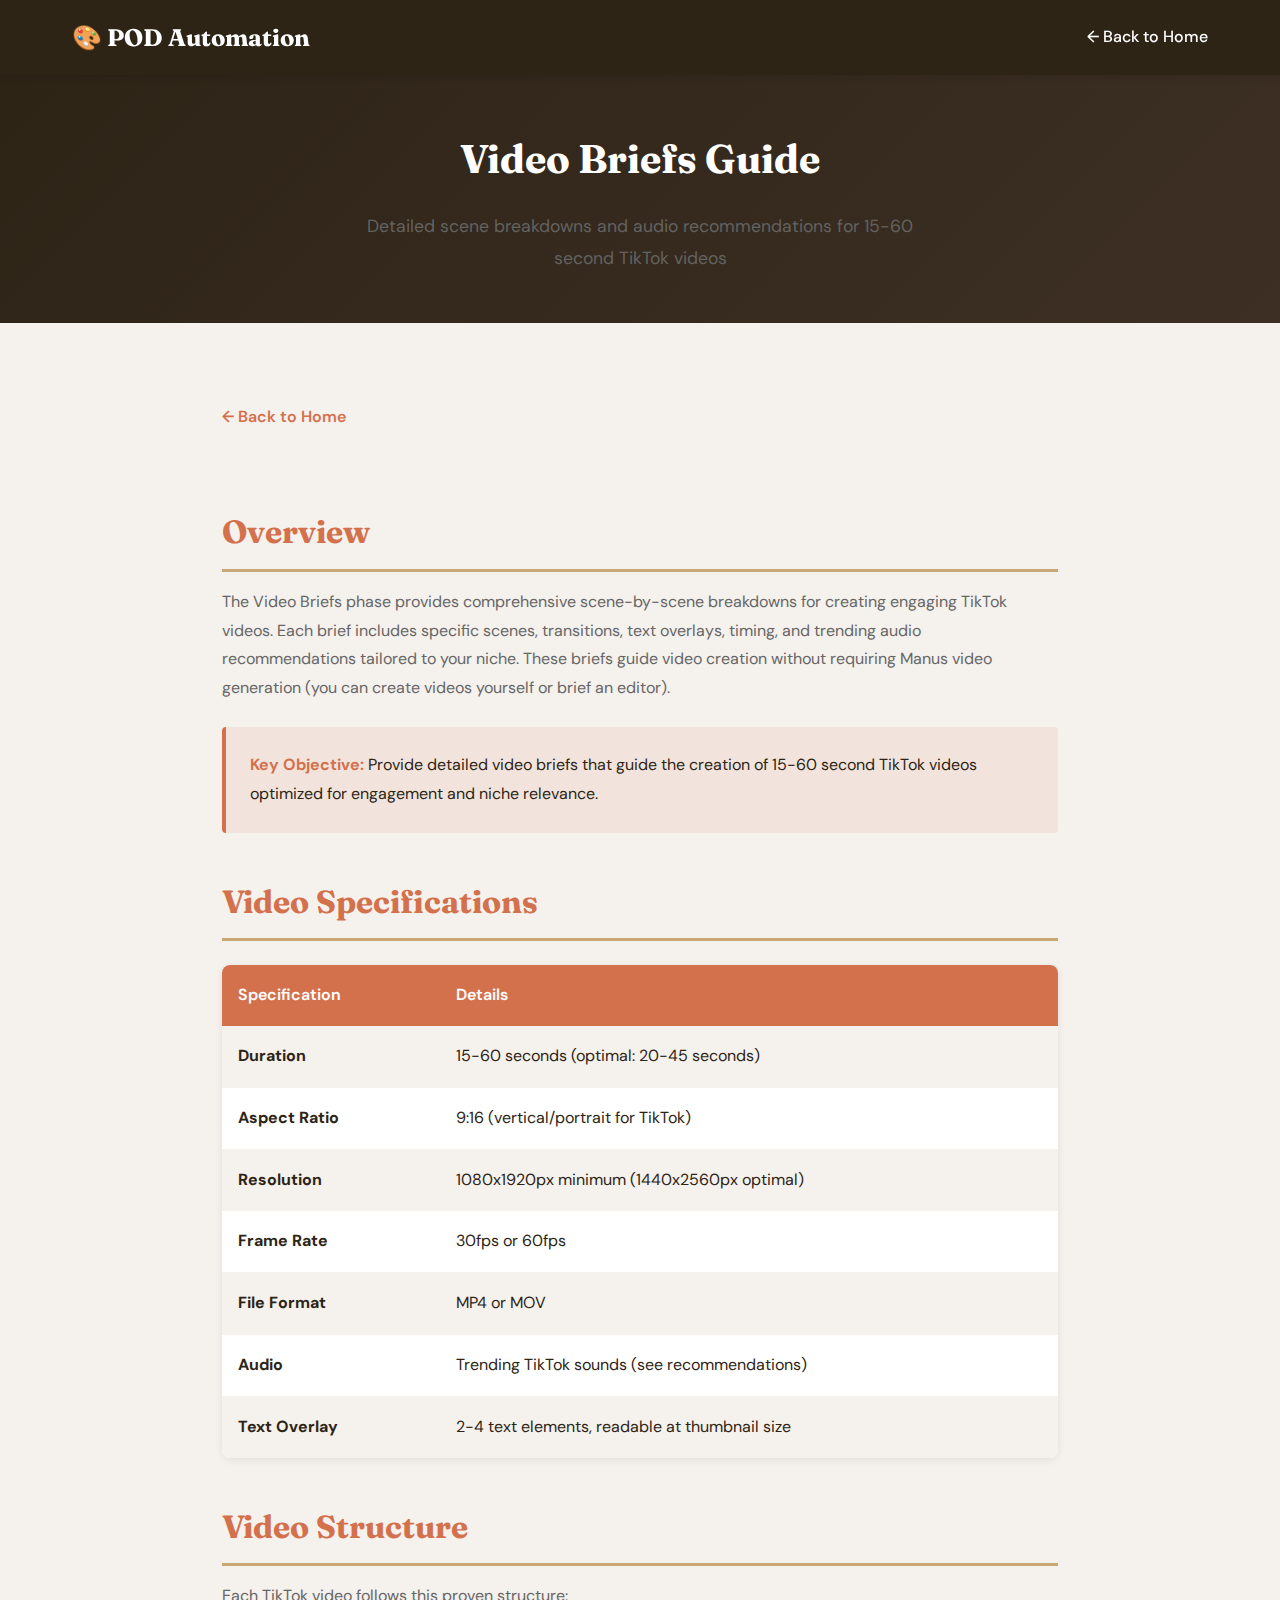
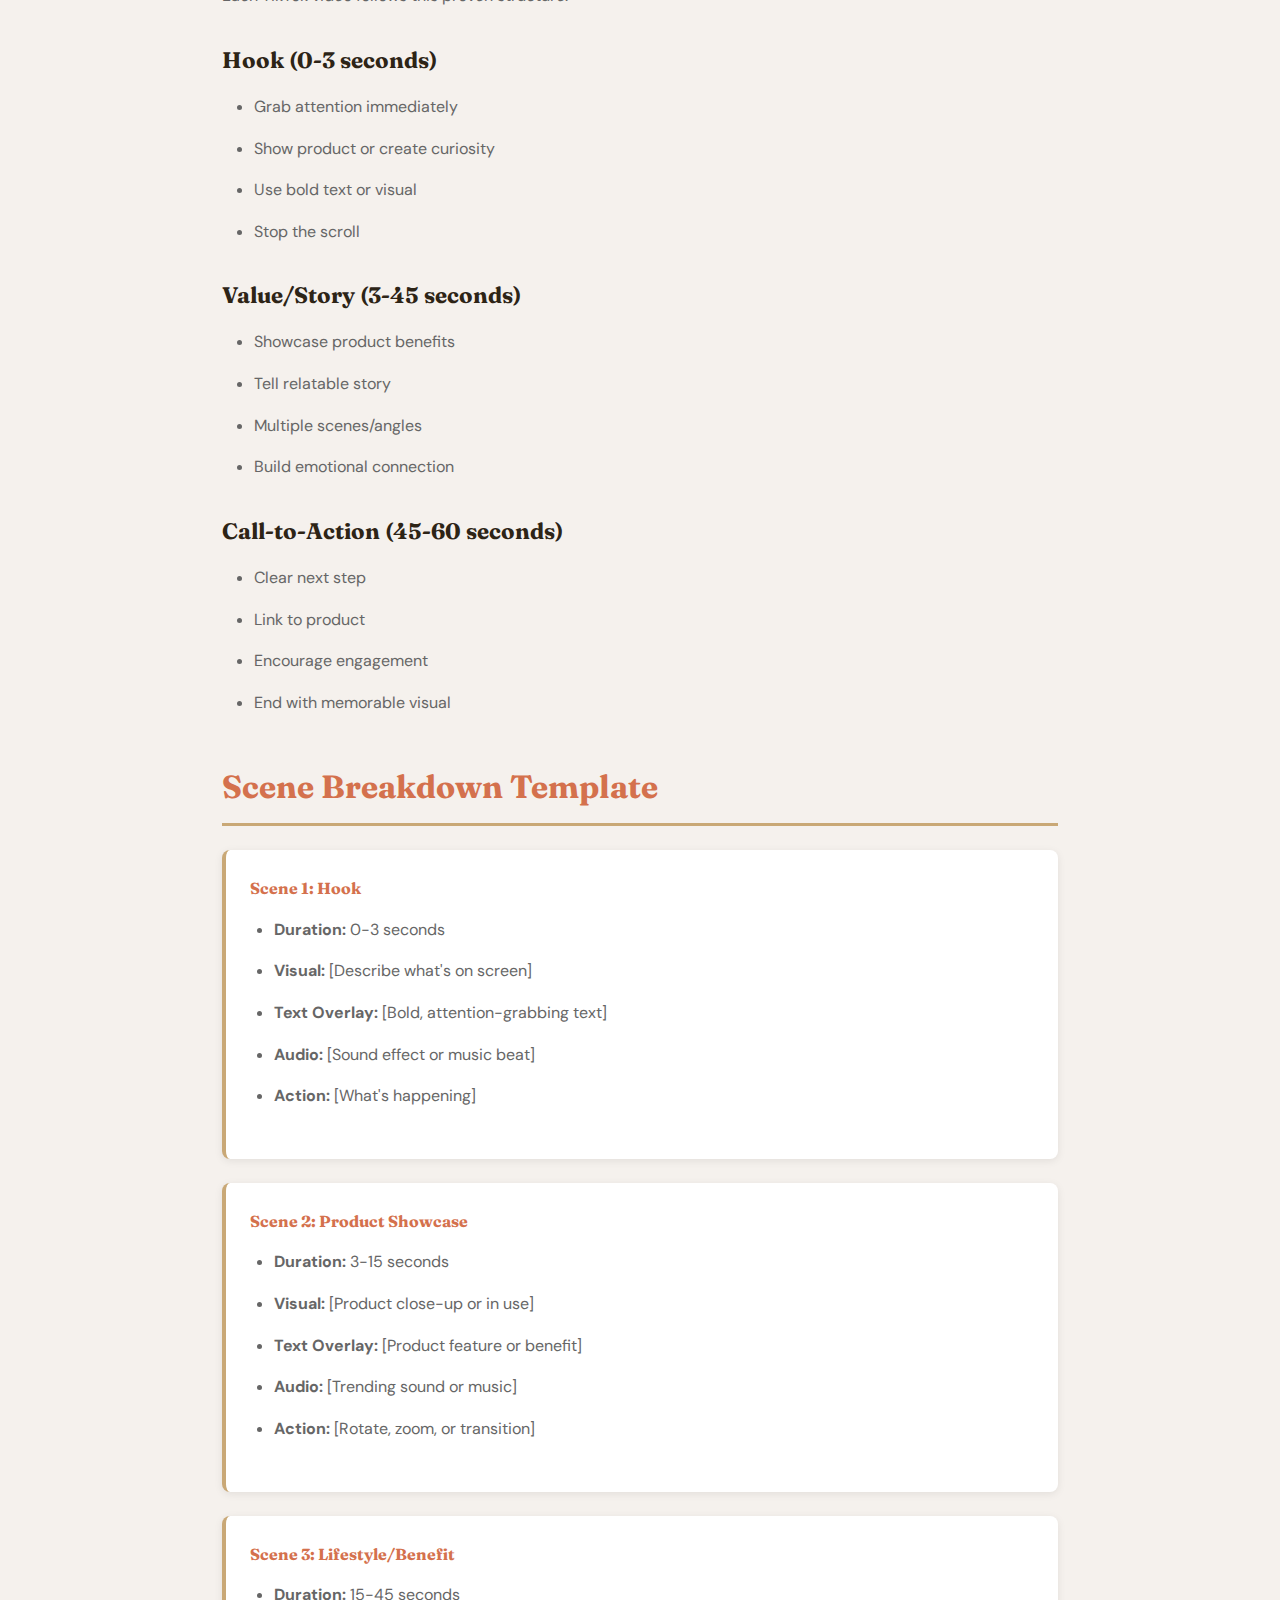
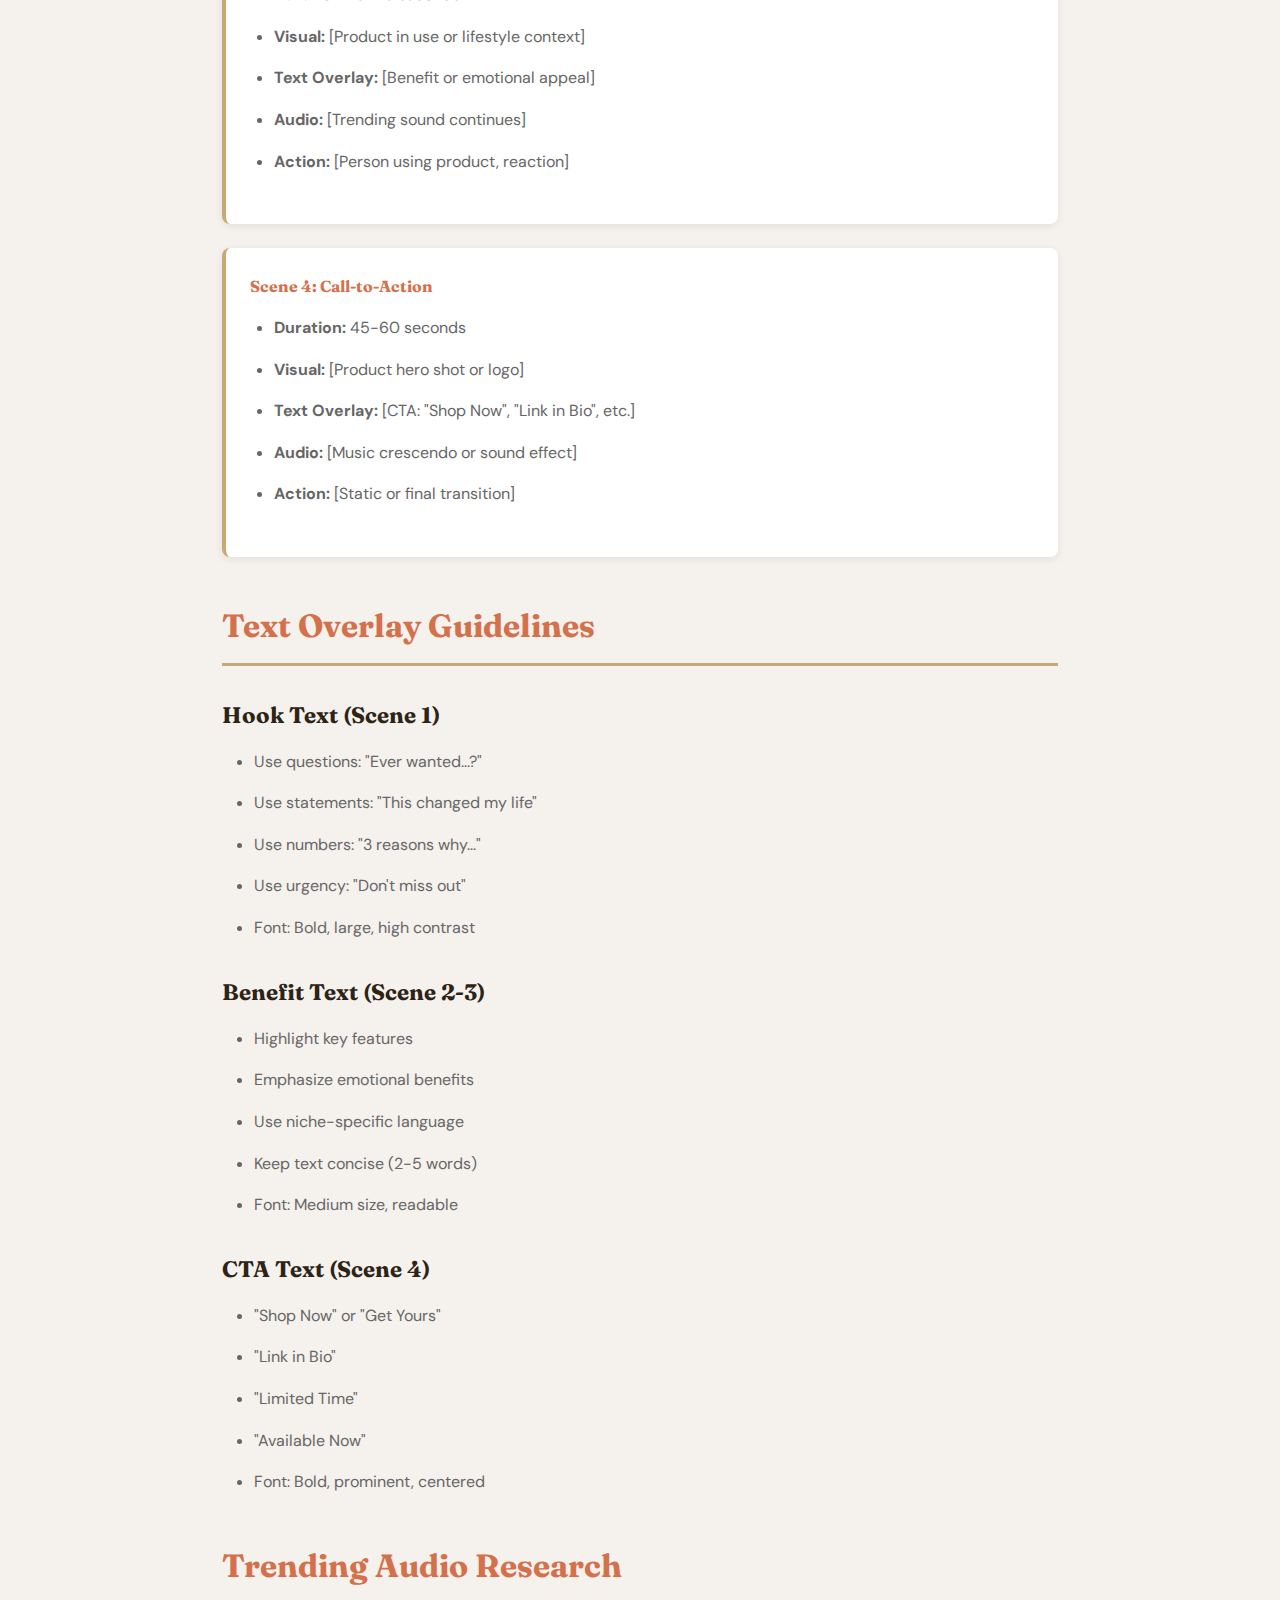
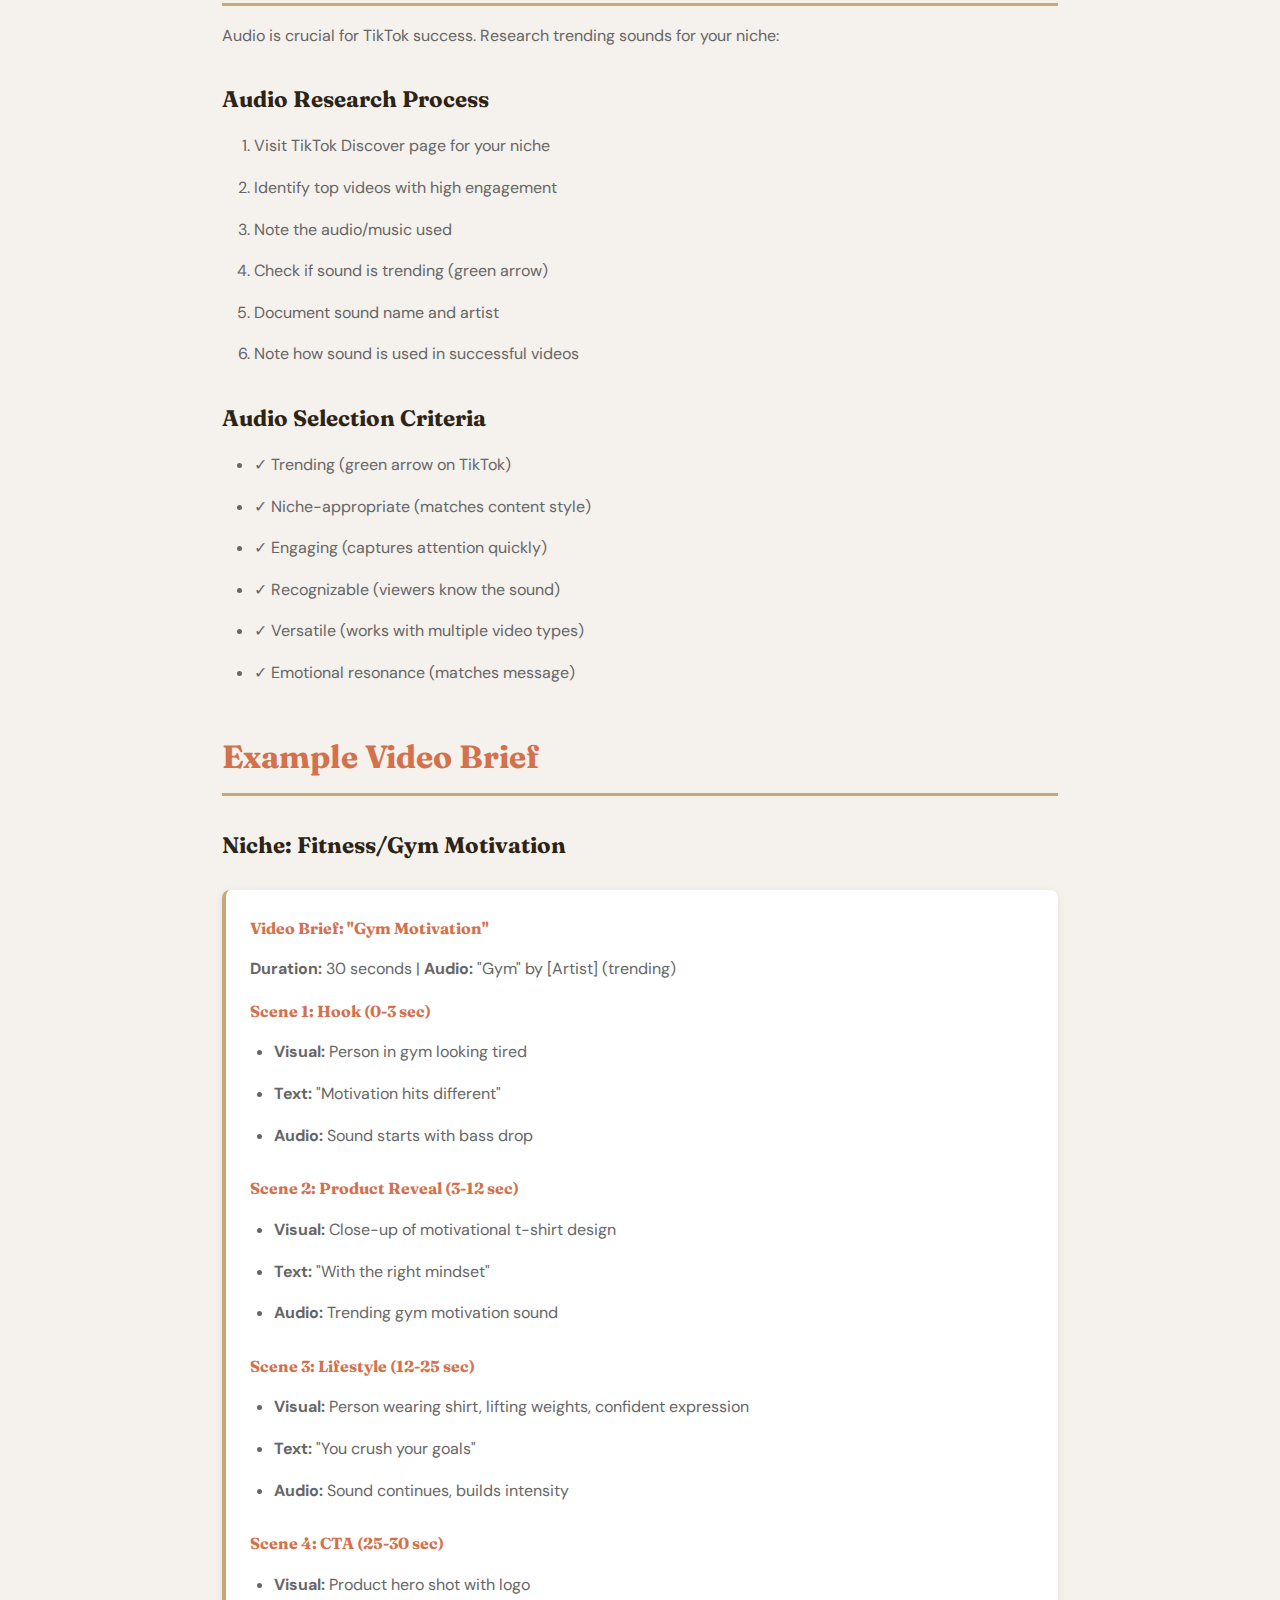
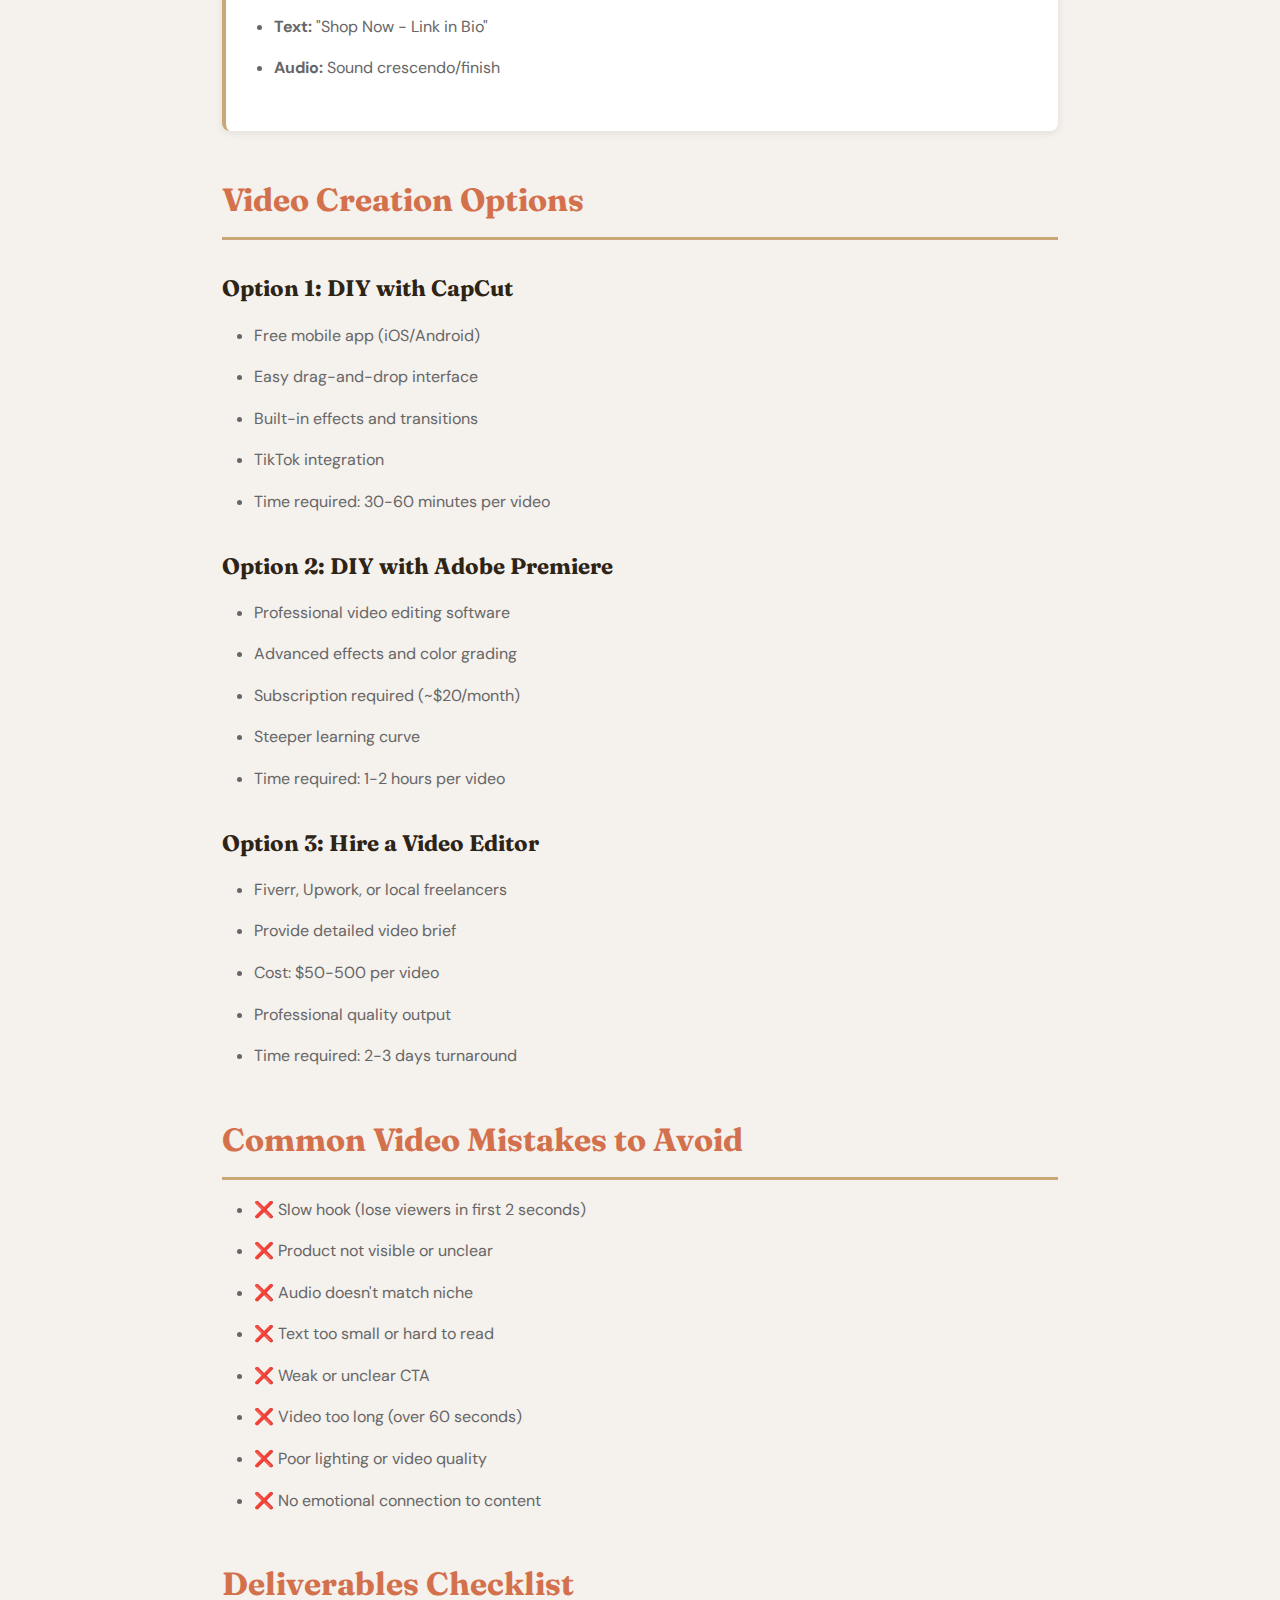
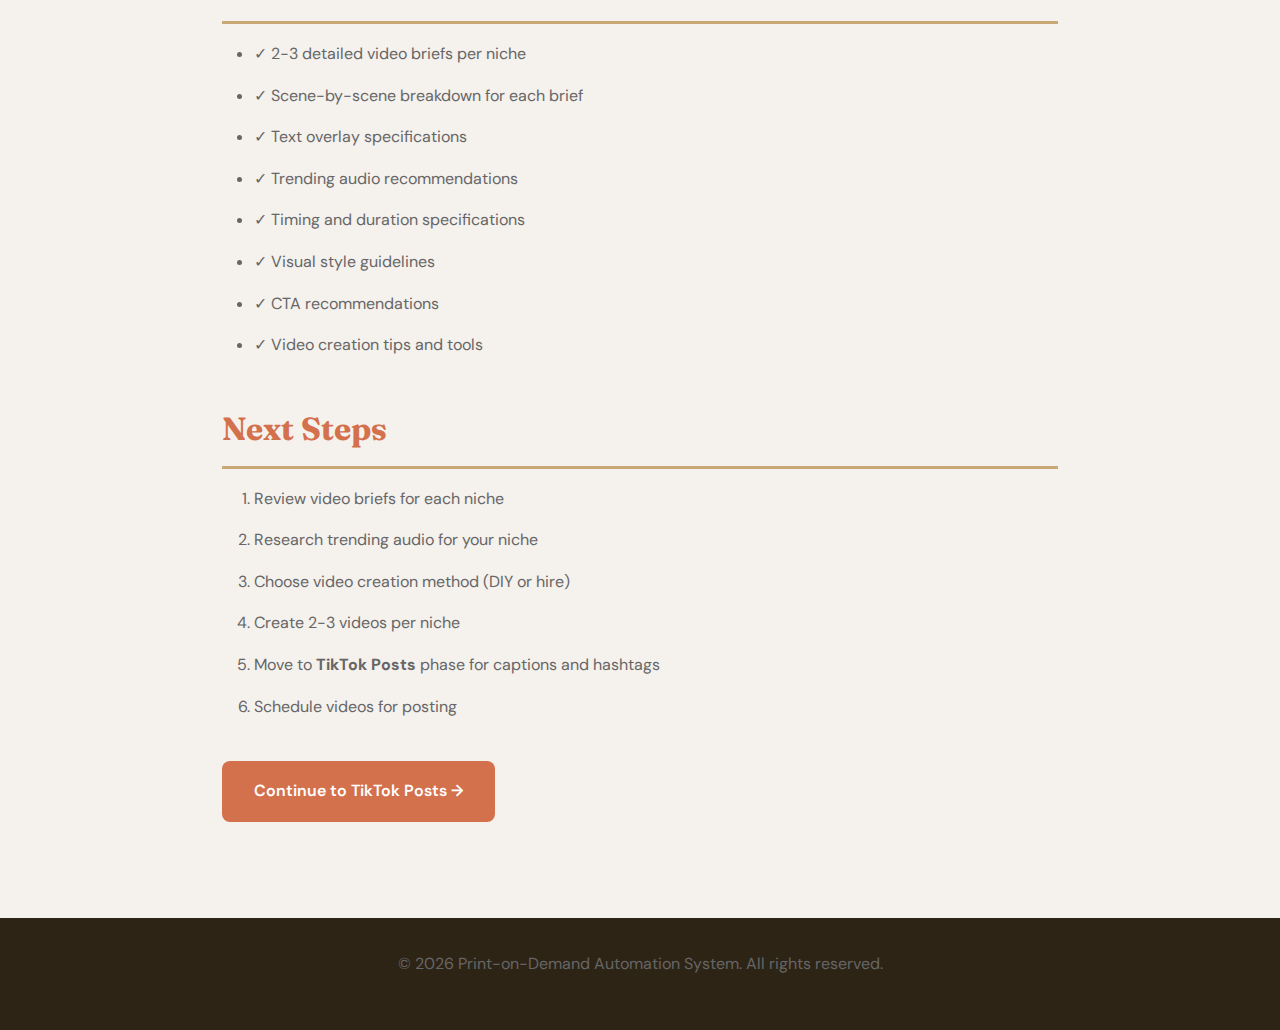
<file: video.html>
<!DOCTYPE html>
<html lang="en">
<head>
    <meta charset="UTF-8">
    <meta name="viewport" content="width=device-width, initial-scale=1.0">
    <title>Video Briefs Guide - POD Automation</title>
    <link href="https://fonts.googleapis.com/css2?family=Fraunces:wght@400;600;700&family=DM+Sans:wght@400;500;600;700&display=swap" rel="stylesheet">
    <style>
        * {
            margin: 0;
            padding: 0;
            box-sizing: border-box;
        }

        :root {
            --primary: #d4714d;
            --secondary: #8b6f47;
            --accent: #c9a876;
            --dark: #2d2416;
            --light: #f5f1ed;
            --white: #ffffff;
            --gray: #666666;
            --success: #6b9080;
        }

        body {
            font-family: 'DM Sans', sans-serif;
            background-color: var(--light);
            color: var(--dark);
            line-height: 1.8;
        }

        .container {
            max-width: 900px;
            margin: 0 auto;
            padding: 2rem;
        }

        /* Navigation */
        .navbar {
            background: var(--dark);
            color: white;
            padding: 1rem 0;
            position: sticky;
            top: 0;
            z-index: 100;
            box-shadow: 0 2px 8px rgba(0,0,0,0.1);
        }

        .nav-container {
            max-width: 1200px;
            margin: 0 auto;
            padding: 0 2rem;
            display: flex;
            justify-content: space-between;
            align-items: center;
        }

        .nav-brand h1 {
            font-family: 'Fraunces', serif;
            font-size: 1.5rem;
            font-weight: 700;
        }

        .nav-link {
            color: white;
            text-decoration: none;
            font-weight: 500;
            transition: color 0.3s ease;
        }

        .nav-link:hover {
            color: var(--primary);
        }

        /* Header */
        .guide-header {
            background: linear-gradient(135deg, var(--dark) 0%, #3d2f24 100%);
            color: white;
            padding: 3rem 2rem;
            text-align: center;
            margin-bottom: 3rem;
        }

        .guide-header h1 {
            font-family: 'Fraunces', serif;
            font-size: 2.5rem;
            margin-bottom: 1rem;
        }

        .guide-header p {
            font-size: 1.1rem;
            opacity: 0.95;
            max-width: 600px;
            margin: 0 auto;
        }

        /* Content Styles */
        h2 {
            font-family: 'Fraunces', serif;
            font-size: 2rem;
            color: var(--primary);
            margin-top: 2.5rem;
            margin-bottom: 1rem;
            border-bottom: 3px solid var(--accent);
            padding-bottom: 0.5rem;
        }

        h3 {
            font-family: 'Fraunces', serif;
            font-size: 1.4rem;
            color: var(--dark);
            margin-top: 1.8rem;
            margin-bottom: 0.8rem;
        }

        p {
            margin-bottom: 1.2rem;
            color: var(--gray);
        }

        .highlight {
            background: rgba(212, 113, 77, 0.1);
            padding: 1.5rem;
            border-left: 4px solid var(--primary);
            margin: 1.5rem 0;
            border-radius: 4px;
        }

        .highlight strong {
            color: var(--primary);
        }

        ul, ol {
            margin-left: 2rem;
            margin-bottom: 1.5rem;
        }

        li {
            margin-bottom: 0.8rem;
            color: var(--gray);
        }

        .spec-table {
            width: 100%;
            border-collapse: collapse;
            margin: 1.5rem 0;
            background: white;
            border-radius: 8px;
            overflow: hidden;
            box-shadow: 0 2px 8px rgba(0,0,0,0.08);
        }

        .spec-table th {
            background: var(--primary);
            color: white;
            padding: 1rem;
            text-align: left;
            font-weight: 600;
        }

        .spec-table td {
            padding: 1rem;
            border-bottom: 1px solid var(--light);
        }

        .spec-table tr:last-child td {
            border-bottom: none;
        }

        .spec-table tr:nth-child(even) {
            background: var(--light);
        }

        .scene-box {
            background: white;
            padding: 1.5rem;
            margin: 1.5rem 0;
            border-radius: 8px;
            border-left: 4px solid var(--accent);
            box-shadow: 0 2px 8px rgba(0,0,0,0.08);
        }

        .scene-box h4 {
            font-family: 'Fraunces', serif;
            color: var(--primary);
            margin-bottom: 0.8rem;
        }

        .scene-box p {
            margin-bottom: 0.8rem;
        }

        .scene-box ul {
            margin-left: 1.5rem;
        }

        .cta-button {
            display: inline-block;
            background: var(--primary);
            color: white;
            padding: 1rem 2rem;
            border-radius: 8px;
            text-decoration: none;
            font-weight: 600;
            transition: all 0.3s ease;
            margin-top: 1rem;
        }

        .cta-button:hover {
            background: var(--secondary);
            transform: translateY(-2px);
        }

        .back-link {
            color: var(--primary);
            text-decoration: none;
            font-weight: 600;
            margin-bottom: 2rem;
            display: inline-block;
        }

        .back-link:hover {
            color: var(--secondary);
        }

        .footer {
            background: var(--dark);
            color: white;
            padding: 2rem;
            margin-top: 4rem;
            text-align: center;
        }

        @media (max-width: 768px) {
            .guide-header h1 {
                font-size: 1.8rem;
            }

            h2 {
                font-size: 1.5rem;
            }

            .container {
                padding: 1rem;
            }
        }
    </style>
</head>
<body>
    <!-- Navigation -->
    <nav class="navbar">
        <div class="nav-container">
            <div class="nav-brand">
                <h1>🎨 POD Automation</h1>
            </div>
            <a href="../index-enhanced.html" class="nav-link">← Back to Home</a>
        </div>
    </nav>

    <!-- Header -->
    <div class="guide-header">
        <h1>Video Briefs Guide</h1>
        <p>Detailed scene breakdowns and audio recommendations for 15-60 second TikTok videos</p>
    </div>

    <div class="container">
        <a href="../index-enhanced.html" class="back-link">← Back to Home</a>

        <h2>Overview</h2>
        <p>The Video Briefs phase provides comprehensive scene-by-scene breakdowns for creating engaging TikTok videos. Each brief includes specific scenes, transitions, text overlays, timing, and trending audio recommendations tailored to your niche. These briefs guide video creation without requiring Manus video generation (you can create videos yourself or brief an editor).</p>

        <div class="highlight">
            <strong>Key Objective:</strong> Provide detailed video briefs that guide the creation of 15-60 second TikTok videos optimized for engagement and niche relevance.
        </div>

        <h2>Video Specifications</h2>

        <table class="spec-table">
            <tr>
                <th>Specification</th>
                <th>Details</th>
            </tr>
            <tr>
                <td><strong>Duration</strong></td>
                <td>15-60 seconds (optimal: 20-45 seconds)</td>
            </tr>
            <tr>
                <td><strong>Aspect Ratio</strong></td>
                <td>9:16 (vertical/portrait for TikTok)</td>
            </tr>
            <tr>
                <td><strong>Resolution</strong></td>
                <td>1080x1920px minimum (1440x2560px optimal)</td>
            </tr>
            <tr>
                <td><strong>Frame Rate</strong></td>
                <td>30fps or 60fps</td>
            </tr>
            <tr>
                <td><strong>File Format</strong></td>
                <td>MP4 or MOV</td>
            </tr>
            <tr>
                <td><strong>Audio</strong></td>
                <td>Trending TikTok sounds (see recommendations)</td>
            </tr>
            <tr>
                <td><strong>Text Overlay</strong></td>
                <td>2-4 text elements, readable at thumbnail size</td>
            </tr>
        </table>

        <h2>Video Structure</h2>
        <p>Each TikTok video follows this proven structure:</p>

        <h3>Hook (0-3 seconds)</h3>
        <ul>
            <li>Grab attention immediately</li>
            <li>Show product or create curiosity</li>
            <li>Use bold text or visual</li>
            <li>Stop the scroll</li>
        </ul>

        <h3>Value/Story (3-45 seconds)</h3>
        <ul>
            <li>Showcase product benefits</li>
            <li>Tell relatable story</li>
            <li>Multiple scenes/angles</li>
            <li>Build emotional connection</li>
        </ul>

        <h3>Call-to-Action (45-60 seconds)</h3>
        <ul>
            <li>Clear next step</li>
            <li>Link to product</li>
            <li>Encourage engagement</li>
            <li>End with memorable visual</li>
        </ul>

        <h2>Scene Breakdown Template</h2>

        <div class="scene-box">
            <h4>Scene 1: Hook</h4>
            <ul>
                <li><strong>Duration:</strong> 0-3 seconds</li>
                <li><strong>Visual:</strong> [Describe what's on screen]</li>
                <li><strong>Text Overlay:</strong> [Bold, attention-grabbing text]</li>
                <li><strong>Audio:</strong> [Sound effect or music beat]</li>
                <li><strong>Action:</strong> [What's happening]</li>
            </ul>
        </div>

        <div class="scene-box">
            <h4>Scene 2: Product Showcase</h4>
            <ul>
                <li><strong>Duration:</strong> 3-15 seconds</li>
                <li><strong>Visual:</strong> [Product close-up or in use]</li>
                <li><strong>Text Overlay:</strong> [Product feature or benefit]</li>
                <li><strong>Audio:</strong> [Trending sound or music]</li>
                <li><strong>Action:</strong> [Rotate, zoom, or transition]</li>
            </ul>
        </div>

        <div class="scene-box">
            <h4>Scene 3: Lifestyle/Benefit</h4>
            <ul>
                <li><strong>Duration:</strong> 15-45 seconds</li>
                <li><strong>Visual:</strong> [Product in use or lifestyle context]</li>
                <li><strong>Text Overlay:</strong> [Benefit or emotional appeal]</li>
                <li><strong>Audio:</strong> [Trending sound continues]</li>
                <li><strong>Action:</strong> [Person using product, reaction]</li>
            </ul>
        </div>

        <div class="scene-box">
            <h4>Scene 4: Call-to-Action</h4>
            <ul>
                <li><strong>Duration:</strong> 45-60 seconds</li>
                <li><strong>Visual:</strong> [Product hero shot or logo]</li>
                <li><strong>Text Overlay:</strong> [CTA: "Shop Now", "Link in Bio", etc.]</li>
                <li><strong>Audio:</strong> [Music crescendo or sound effect]</li>
                <li><strong>Action:</strong> [Static or final transition]</li>
            </ul>
        </div>

        <h2>Text Overlay Guidelines</h2>

        <h3>Hook Text (Scene 1)</h3>
        <ul>
            <li>Use questions: "Ever wanted...?"</li>
            <li>Use statements: "This changed my life"</li>
            <li>Use numbers: "3 reasons why..."</li>
            <li>Use urgency: "Don't miss out"</li>
            <li>Font: Bold, large, high contrast</li>
        </ul>

        <h3>Benefit Text (Scene 2-3)</h3>
        <ul>
            <li>Highlight key features</li>
            <li>Emphasize emotional benefits</li>
            <li>Use niche-specific language</li>
            <li>Keep text concise (2-5 words)</li>
            <li>Font: Medium size, readable</li>
        </ul>

        <h3>CTA Text (Scene 4)</h3>
        <ul>
            <li>"Shop Now" or "Get Yours"</li>
            <li>"Link in Bio"</li>
            <li>"Limited Time"</li>
            <li>"Available Now"</li>
            <li>Font: Bold, prominent, centered</li>
        </ul>

        <h2>Trending Audio Research</h2>
        <p>Audio is crucial for TikTok success. Research trending sounds for your niche:</p>

        <h3>Audio Research Process</h3>
        <ol>
            <li>Visit TikTok Discover page for your niche</li>
            <li>Identify top videos with high engagement</li>
            <li>Note the audio/music used</li>
            <li>Check if sound is trending (green arrow)</li>
            <li>Document sound name and artist</li>
            <li>Note how sound is used in successful videos</li>
        </ol>

        <h3>Audio Selection Criteria</h3>
        <ul>
            <li>✓ Trending (green arrow on TikTok)</li>
            <li>✓ Niche-appropriate (matches content style)</li>
            <li>✓ Engaging (captures attention quickly)</li>
            <li>✓ Recognizable (viewers know the sound)</li>
            <li>✓ Versatile (works with multiple video types)</li>
            <li>✓ Emotional resonance (matches message)</li>
        </ul>

        <h2>Example Video Brief</h2>

        <h3>Niche: Fitness/Gym Motivation</h3>

        <div class="scene-box">
            <h4>Video Brief: "Gym Motivation"</h4>
            <p><strong>Duration:</strong> 30 seconds | <strong>Audio:</strong> "Gym" by [Artist] (trending)</p>
            
            <h4>Scene 1: Hook (0-3 sec)</h4>
            <ul>
                <li><strong>Visual:</strong> Person in gym looking tired</li>
                <li><strong>Text:</strong> "Motivation hits different"</li>
                <li><strong>Audio:</strong> Sound starts with bass drop</li>
            </ul>

            <h4>Scene 2: Product Reveal (3-12 sec)</h4>
            <ul>
                <li><strong>Visual:</strong> Close-up of motivational t-shirt design</li>
                <li><strong>Text:</strong> "With the right mindset"</li>
                <li><strong>Audio:</strong> Trending gym motivation sound</li>
            </ul>

            <h4>Scene 3: Lifestyle (12-25 sec)</h4>
            <ul>
                <li><strong>Visual:</strong> Person wearing shirt, lifting weights, confident expression</li>
                <li><strong>Text:</strong> "You crush your goals"</li>
                <li><strong>Audio:</strong> Sound continues, builds intensity</li>
            </ul>

            <h4>Scene 4: CTA (25-30 sec)</h4>
            <ul>
                <li><strong>Visual:</strong> Product hero shot with logo</li>
                <li><strong>Text:</strong> "Shop Now - Link in Bio"</li>
                <li><strong>Audio:</strong> Sound crescendo/finish</li>
            </ul>
        </div>

        <h2>Video Creation Options</h2>

        <h3>Option 1: DIY with CapCut</h3>
        <ul>
            <li>Free mobile app (iOS/Android)</li>
            <li>Easy drag-and-drop interface</li>
            <li>Built-in effects and transitions</li>
            <li>TikTok integration</li>
            <li>Time required: 30-60 minutes per video</li>
        </ul>

        <h3>Option 2: DIY with Adobe Premiere</h3>
        <ul>
            <li>Professional video editing software</li>
            <li>Advanced effects and color grading</li>
            <li>Subscription required (~$20/month)</li>
            <li>Steeper learning curve</li>
            <li>Time required: 1-2 hours per video</li>
        </ul>

        <h3>Option 3: Hire a Video Editor</h3>
        <ul>
            <li>Fiverr, Upwork, or local freelancers</li>
            <li>Provide detailed video brief</li>
            <li>Cost: $50-500 per video</li>
            <li>Professional quality output</li>
            <li>Time required: 2-3 days turnaround</li>
        </ul>

        <h2>Common Video Mistakes to Avoid</h2>
        <ul>
            <li>❌ Slow hook (lose viewers in first 2 seconds)</li>
            <li>❌ Product not visible or unclear</li>
            <li>❌ Audio doesn't match niche</li>
            <li>❌ Text too small or hard to read</li>
            <li>❌ Weak or unclear CTA</li>
            <li>❌ Video too long (over 60 seconds)</li>
            <li>❌ Poor lighting or video quality</li>
            <li>❌ No emotional connection to content</li>
        </ul>

        <h2>Deliverables Checklist</h2>
        <ul>
            <li>✓ 2-3 detailed video briefs per niche</li>
            <li>✓ Scene-by-scene breakdown for each brief</li>
            <li>✓ Text overlay specifications</li>
            <li>✓ Trending audio recommendations</li>
            <li>✓ Timing and duration specifications</li>
            <li>✓ Visual style guidelines</li>
            <li>✓ CTA recommendations</li>
            <li>✓ Video creation tips and tools</li>
        </ul>

        <h2>Next Steps</h2>
        <ol>
            <li>Review video briefs for each niche</li>
            <li>Research trending audio for your niche</li>
            <li>Choose video creation method (DIY or hire)</li>
            <li>Create 2-3 videos per niche</li>
            <li>Move to <strong>TikTok Posts</strong> phase for captions and hashtags</li>
            <li>Schedule videos for posting</li>
        </ol>

        <a href="../guides/tiktok.html" class="cta-button">Continue to TikTok Posts →</a>
    </div>

    <footer class="footer">
        <p>&copy; 2026 Print-on-Demand Automation System. All rights reserved.</p>
    </footer>
</body>
</html>
</file>
<file: styles.css>
* {
    margin: 0;
    padding: 0;
    box-sizing: border-box;
}

:root {
    --primary: #d4714d;
    --secondary: #8b6f47;
    --accent: #c9a876;
    --dark: #2d2416;
    --light: #f5f1ed;
    --white: #ffffff;
    --gray: #666666;
    --light-gray: #f0f0f0;
    --success: #6b9080;
    --warning: #d4714d;
    --danger: #c85a54;
}

html {
    scroll-behavior: smooth;
}

body {
    font-family: 'DM Sans', sans-serif;
    background-color: var(--light);
    color: var(--dark);
    line-height: 1.6;
}

.container {
    max-width: 1200px;
    margin: 0 auto;
    padding: 0 2rem;
}

/* Navigation */
.navbar {
    background: var(--dark);
    color: white;
    padding: 1rem 0;
    position: sticky;
    top: 0;
    z-index: 100;
    box-shadow: 0 2px 8px rgba(0,0,0,0.1);
}

.nav-container {
    max-width: 1200px;
    margin: 0 auto;
    padding: 0 2rem;
    display: flex;
    justify-content: space-between;
    align-items: center;
}

.nav-brand h1 {
    font-family: 'Fraunces', serif;
    font-size: 1.5rem;
    font-weight: 700;
}

.nav-menu {
    display: flex;
    list-style: none;
    gap: 2rem;
}

.nav-link {
    color: white;
    text-decoration: none;
    font-weight: 500;
    transition: color 0.3s ease;
}

.nav-link:hover {
    color: var(--primary);
}

/* Hero Section */
.hero {
    background: linear-gradient(135deg, var(--dark) 0%, #3d2f24 100%);
    color: white;
    padding: 6rem 2rem;
    text-align: center;
}

.hero-content h1 {
    font-family: 'Fraunces', serif;
    font-size: 3rem;
    margin-bottom: 1rem;
    font-weight: 700;
}

.hero-content p {
    font-size: 1.2rem;
    margin-bottom: 2rem;
    opacity: 0.95;
    max-width: 600px;
    margin-left: auto;
    margin-right: auto;
}

.hero-stats {
    display: grid;
    grid-template-columns: repeat(auto-fit, minmax(150px, 1fr));
    gap: 2rem;
    margin: 3rem 0;
    max-width: 600px;
    margin-left: auto;
    margin-right: auto;
}

.stat {
    background: rgba(255,255,255,0.1);
    padding: 1.5rem;
    border-radius: 8px;
    backdrop-filter: blur(10px);
}

.stat-value {
    font-family: 'Fraunces', serif;
    font-size: 1.8rem;
    font-weight: 700;
    display: block;
    margin-bottom: 0.5rem;
}

.stat-label {
    font-size: 0.9rem;
    opacity: 0.9;
}

.cta-button {
    display: inline-block;
    background: var(--primary);
    color: white;
    padding: 1rem 2rem;
    border-radius: 8px;
    text-decoration: none;
    font-weight: 600;
    transition: all 0.3s ease;
    border: 2px solid var(--primary);
    cursor: pointer;
    font-size: 1rem;
}

.cta-button:hover {
    background: transparent;
    color: var(--primary);
}

.cta-button.secondary {
    background: transparent;
    color: white;
    border-color: white;
}

.cta-button.secondary:hover {
    background: white;
    color: var(--dark);
}

/* Overview Section */
.overview {
    padding: 4rem 2rem;
    background: white;
}

.overview h2 {
    font-family: 'Fraunces', serif;
    font-size: 2.5rem;
    text-align: center;
    margin-bottom: 1rem;
    color: var(--primary);
}

.section-subtitle {
    text-align: center;
    color: var(--gray);
    margin-bottom: 3rem;
    font-size: 1.1rem;
}

.overview-grid {
    display: grid;
    grid-template-columns: repeat(auto-fit, minmax(250px, 1fr));
    gap: 2rem;
}

.overview-card {
    background: var(--light);
    padding: 2rem;
    border-radius: 12px;
    text-align: center;
    transition: all 0.3s ease;
    border: 2px solid transparent;
}

.overview-card:hover {
    border-color: var(--primary);
    transform: translateY(-5px);
    box-shadow: 0 8px 20px rgba(0,0,0,0.1);
}

.card-icon {
    font-size: 2.5rem;
    margin-bottom: 1rem;
}

.overview-card h3 {
    font-family: 'Fraunces', serif;
    font-size: 1.3rem;
    margin-bottom: 0.5rem;
    color: var(--dark);
}

.overview-card p {
    color: var(--gray);
    line-height: 1.6;
}

/* Workflow Section */
.workflow {
    padding: 4rem 2rem;
    background: var(--light);
}

.workflow h2 {
    font-family: 'Fraunces', serif;
    font-size: 2.5rem;
    text-align: center;
    margin-bottom: 1rem;
    color: var(--primary);
}

.workflow-timeline {
    max-width: 800px;
    margin: 0 auto;
}

.timeline-item {
    display: flex;
    margin-bottom: 2rem;
    position: relative;
    padding-left: 80px;
}

.timeline-item::before {
    content: '';
    position: absolute;
    left: 20px;
    top: 50px;
    width: 2px;
    height: 60px;
    background: var(--accent);
}

.timeline-item:last-child::before {
    display: none;
}

.timeline-marker {
    position: absolute;
    left: 0;
    width: 40px;
    height: 40px;
    background: var(--primary);
    border-radius: 50%;
    display: flex;
    align-items: center;
    justify-content: center;
    color: white;
    font-weight: bold;
    font-size: 1.1rem;
}

.timeline-content h3 {
    font-family: 'Fraunces', serif;
    color: var(--dark);
    margin-bottom: 0.5rem;
}

.timeline-content p {
    color: var(--gray);
    margin-bottom: 1rem;
}

.learn-more {
    color: var(--primary);
    text-decoration: none;
    font-weight: 600;
    font-size: 0.9rem;
}

.learn-more:hover {
    text-decoration: underline;
}

/* Guides Section */
.guides {
    padding: 4rem 2rem;
    background: white;
}

.guides h2 {
    font-family: 'Fraunces', serif;
    font-size: 2.5rem;
    text-align: center;
    margin-bottom: 1rem;
    color: var(--primary);
}

.guides-grid {
    display: grid;
    grid-template-columns: repeat(auto-fit, minmax(300px, 1fr));
    gap: 2rem;
    margin-top: 3rem;
}

.guide-card {
    background: var(--light);
    padding: 2rem;
    border-radius: 12px;
    border-left: 5px solid var(--primary);
    transition: all 0.3s ease;
    display: flex;
    flex-direction: column;
}

.guide-card:hover {
    transform: translateY(-5px);
    box-shadow: 0 8px 20px rgba(0,0,0,0.1);
}

.guide-number {
    display: inline-flex;
    align-items: center;
    justify-content: center;
    width: 40px;
    height: 40px;
    background: var(--primary);
    color: white;
    border-radius: 50%;
    font-weight: bold;
    font-size: 1.2rem;
    margin-bottom: 1rem;
}

.guide-card h3 {
    font-family: 'Fraunces', serif;
    font-size: 1.3rem;
    margin-bottom: 0.5rem;
    color: var(--dark);
}

.guide-card p {
    color: var(--gray);
    margin-bottom: 1rem;
    flex-grow: 1;
}

.guide-features {
    list-style: none;
    margin-bottom: 1.5rem;
}

.guide-features li {
    padding: 0.3rem 0;
    color: var(--gray);
    font-size: 0.9rem;
}

.guide-features li::before {
    content: "✓ ";
    color: var(--success);
    font-weight: bold;
    margin-right: 0.5rem;
}

.guide-link {
    color: var(--primary);
    text-decoration: none;
    font-weight: 600;
    transition: color 0.3s ease;
}

.guide-link:hover {
    color: var(--secondary);
    text-decoration: underline;
}

/* Dashboard Section */
.dashboard {
    padding: 4rem 2rem;
    background: var(--light);
}

.dashboard h2 {
    font-family: 'Fraunces', serif;
    font-size: 2.5rem;
    text-align: center;
    margin-bottom: 1rem;
    color: var(--primary);
}

.dashboard-preview {
    display: grid;
    grid-template-columns: repeat(auto-fit, minmax(300px, 1fr));
    gap: 2rem;
    margin: 3rem 0;
}

.dashboard-card {
    background: white;
    padding: 2rem;
    border-radius: 12px;
    box-shadow: 0 4px 12px rgba(0,0,0,0.08);
    border-top: 4px solid var(--primary);
}

.dashboard-card h3 {
    font-family: 'Fraunces', serif;
    color: var(--dark);
    margin-bottom: 1.5rem;
    font-size: 1.2rem;
}

.metrics {
    display: grid;
    gap: 1rem;
}

.metric {
    display: flex;
    justify-content: space-between;
    align-items: center;
    padding: 1rem;
    background: var(--light);
    border-radius: 8px;
}

.metric-label {
    color: var(--gray);
    font-size: 0.9rem;
}

.metric-value {
    font-family: 'Fraunces', serif;
    font-size: 1.3rem;
    font-weight: 700;
    color: var(--primary);
}

.cycle-timeline {
    display: grid;
    gap: 1rem;
}

.cycle-step {
    display: flex;
    justify-content: space-between;
    align-items: center;
    padding: 1rem;
    background: var(--light);
    border-radius: 8px;
    border-left: 3px solid var(--primary);
}

.step-time {
    font-weight: 600;
    color: var(--primary);
    font-size: 0.9rem;
}

.step-task {
    color: var(--gray);
}

.implementation-steps {
    list-style: none;
    display: grid;
    gap: 0.8rem;
}

.implementation-steps li {
    padding: 0.8rem 1rem;
    background: var(--light);
    border-radius: 8px;
    counter-increment: step-counter;
    display: flex;
    align-items: center;
}

.implementation-steps li::before {
    content: counter(step-counter);
    display: inline-flex;
    align-items: center;
    justify-content: center;
</file>
